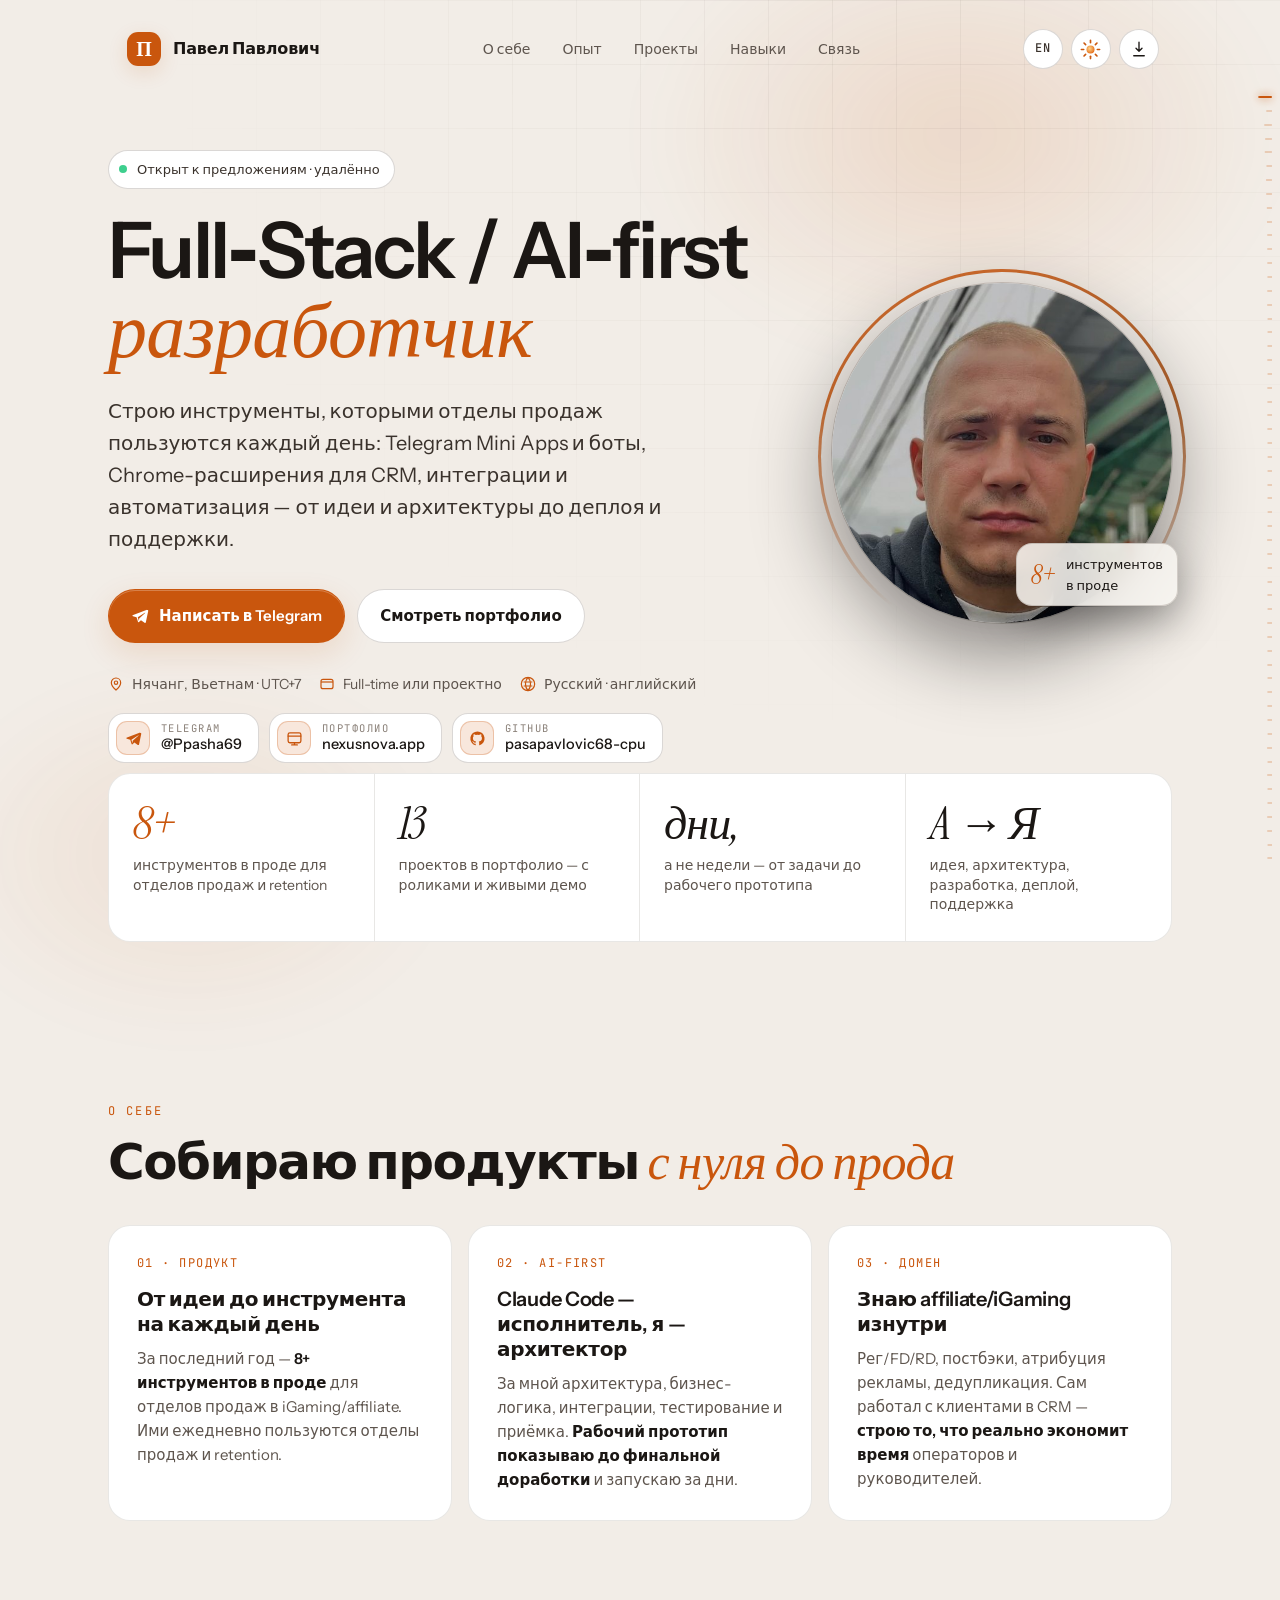
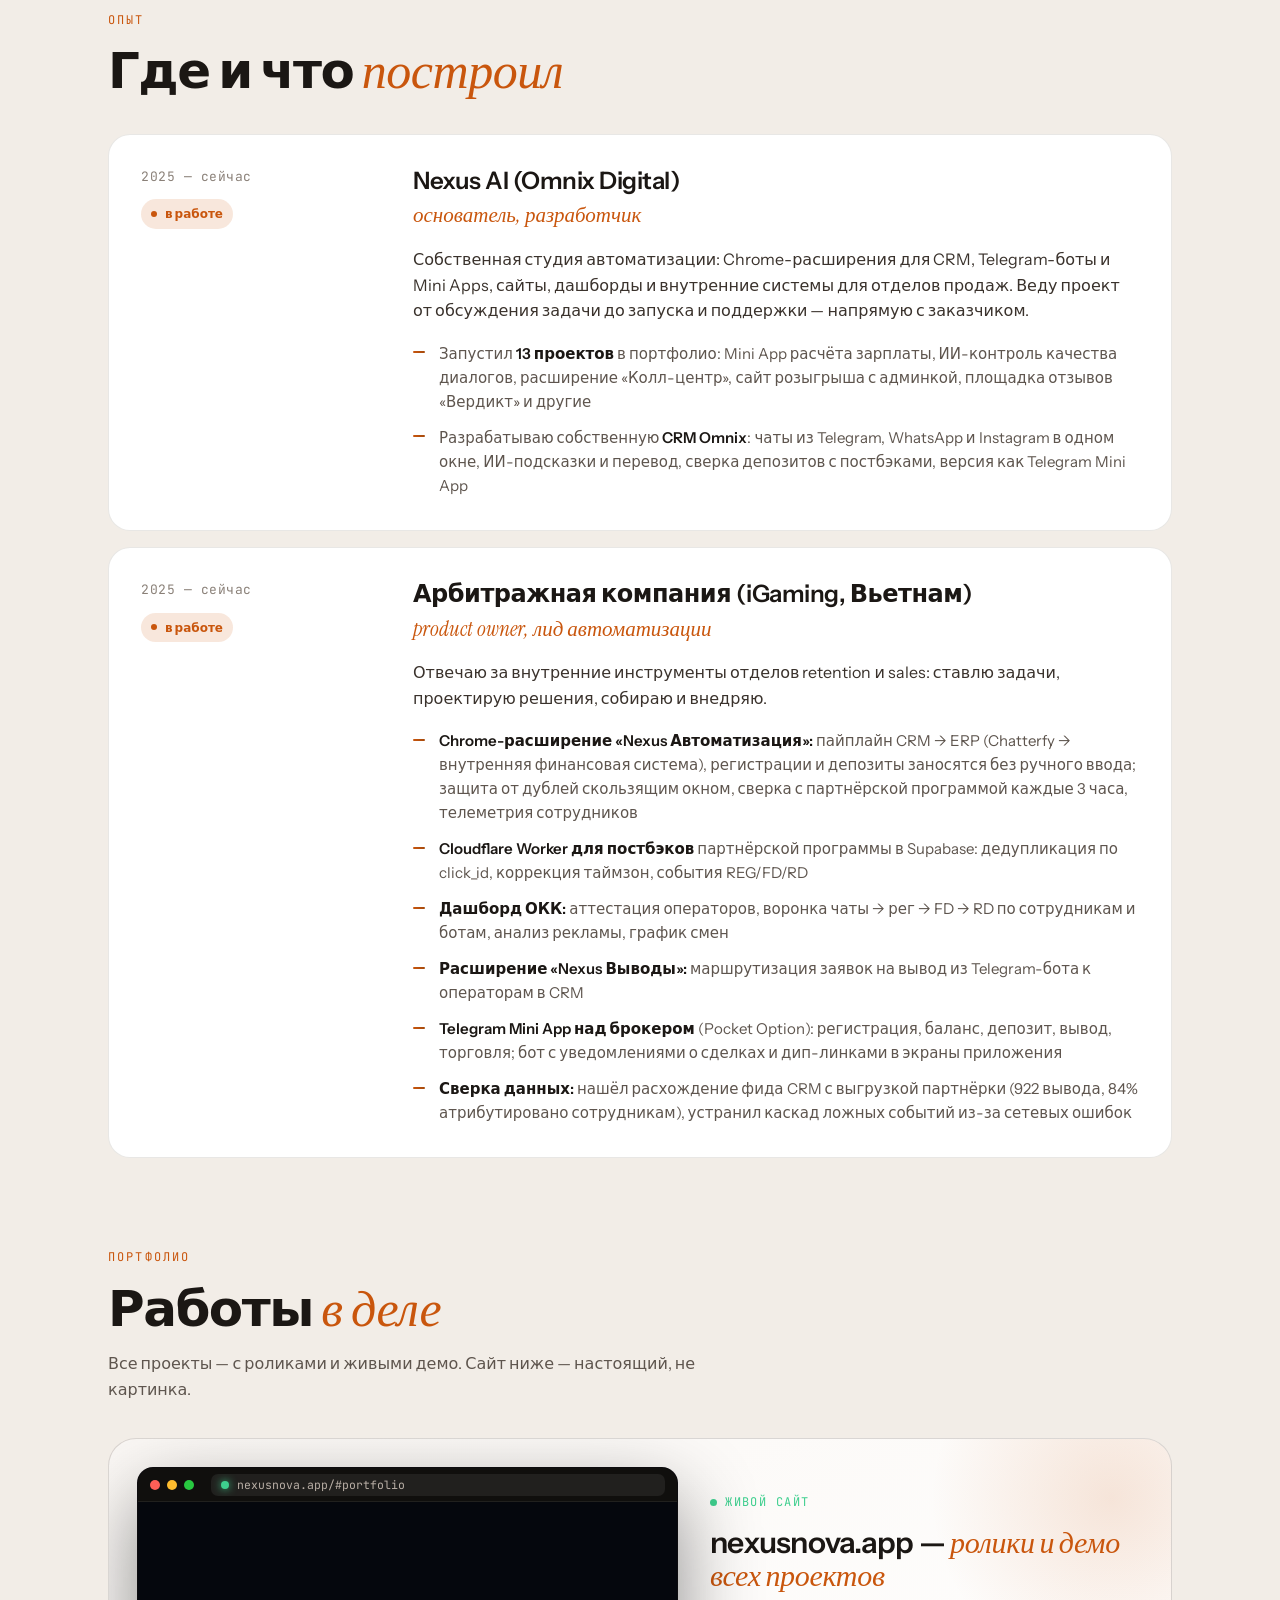
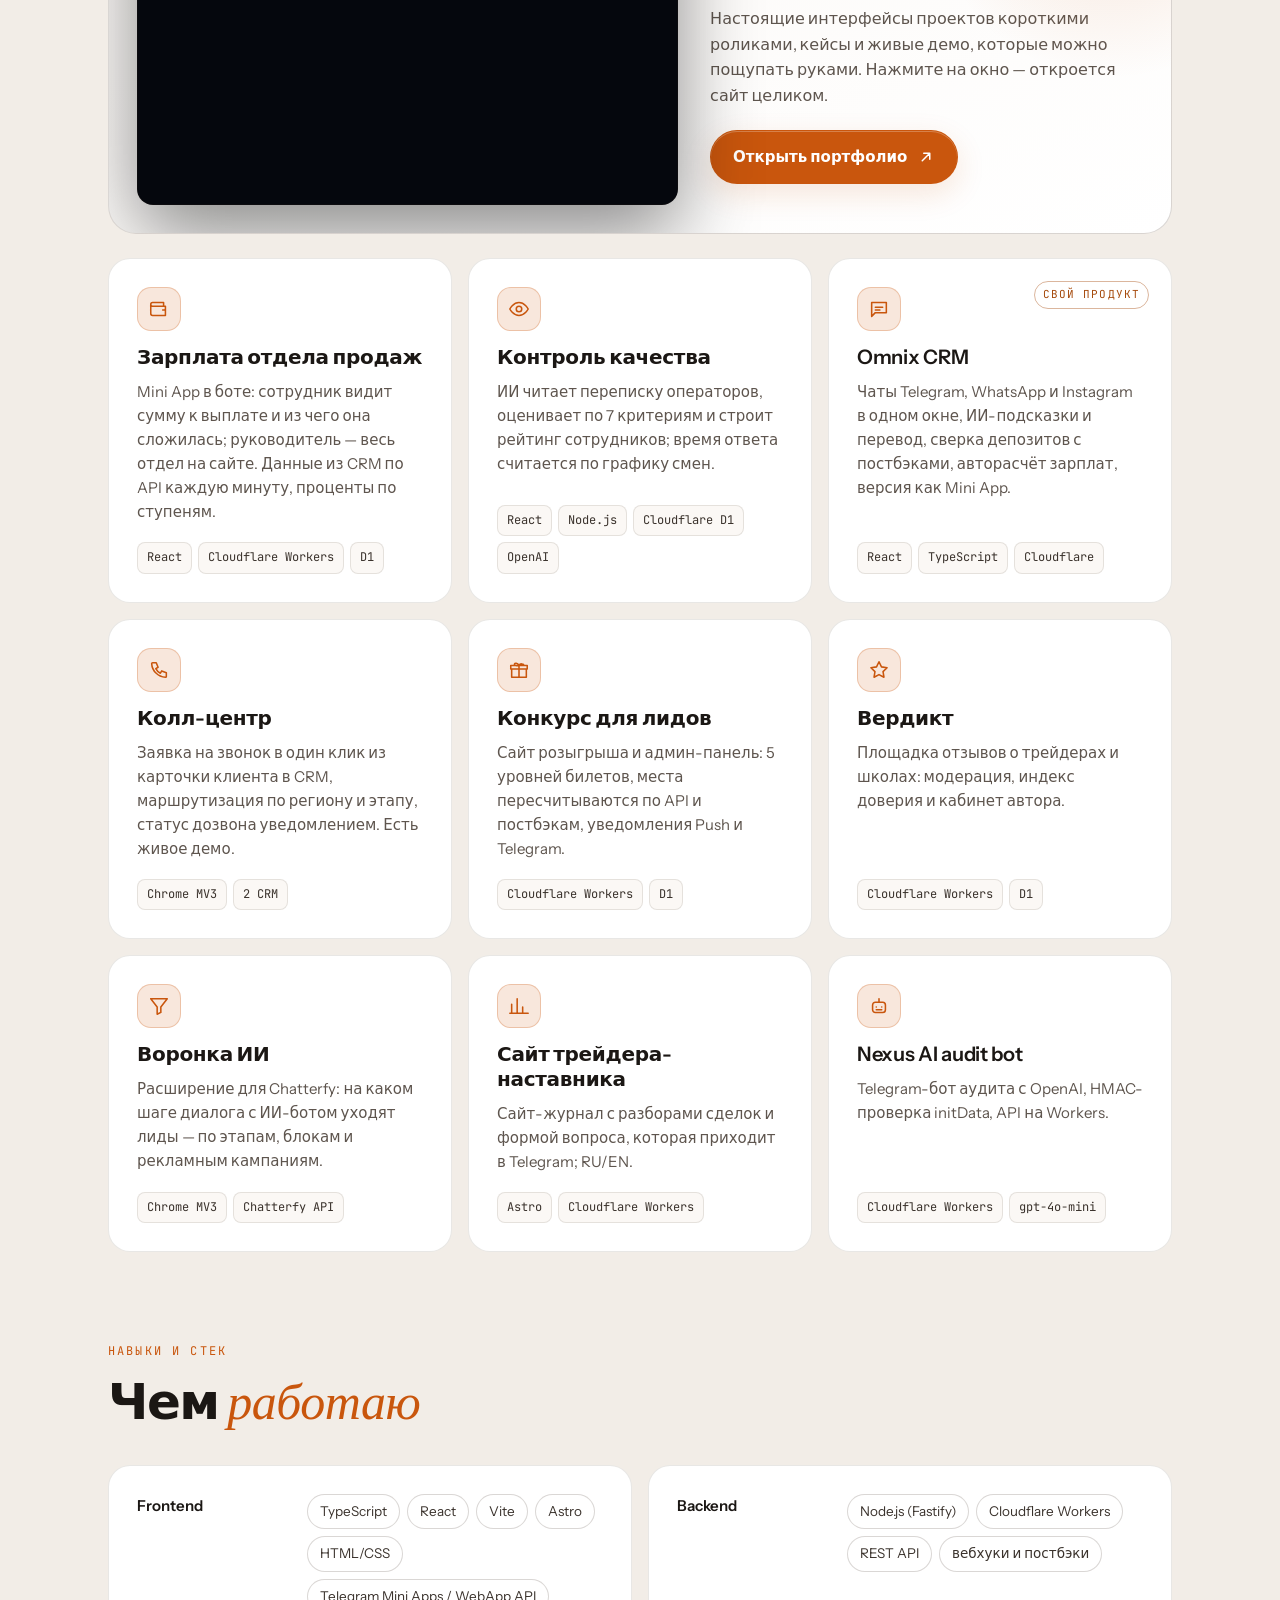
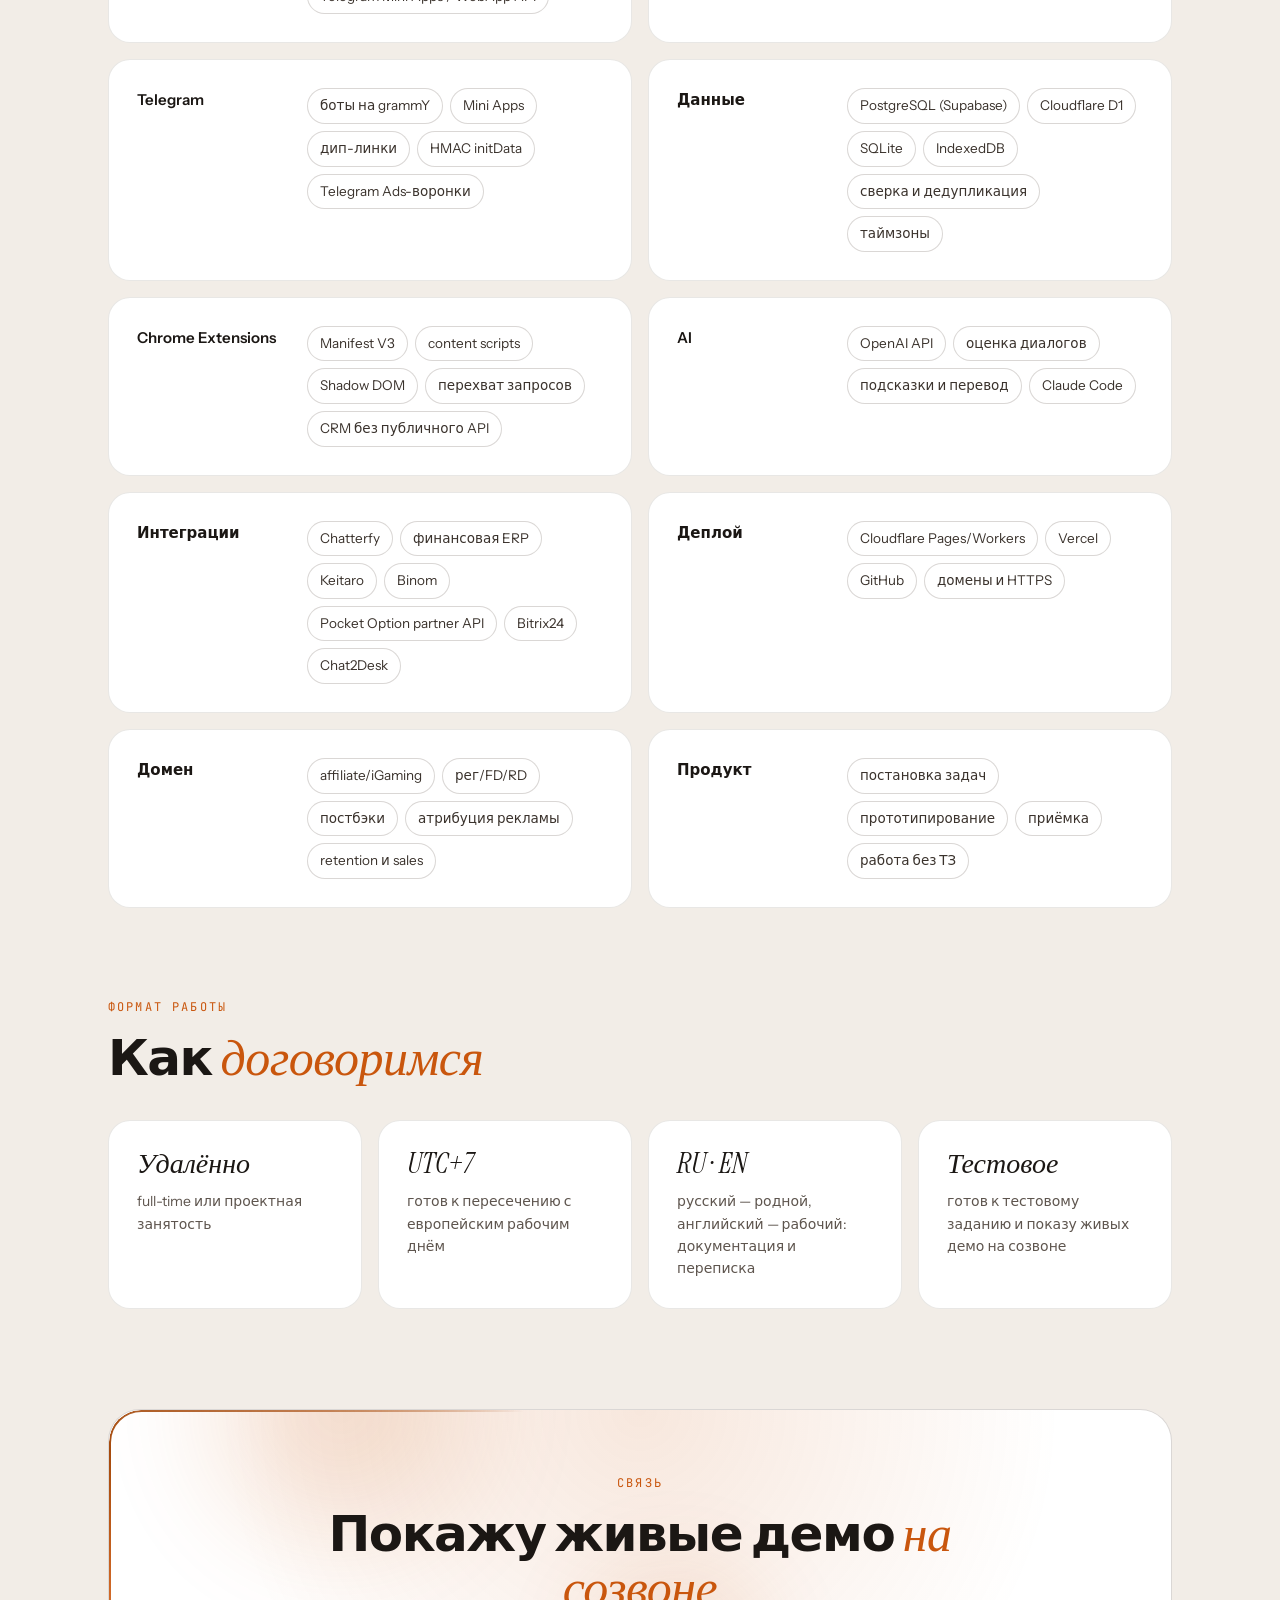
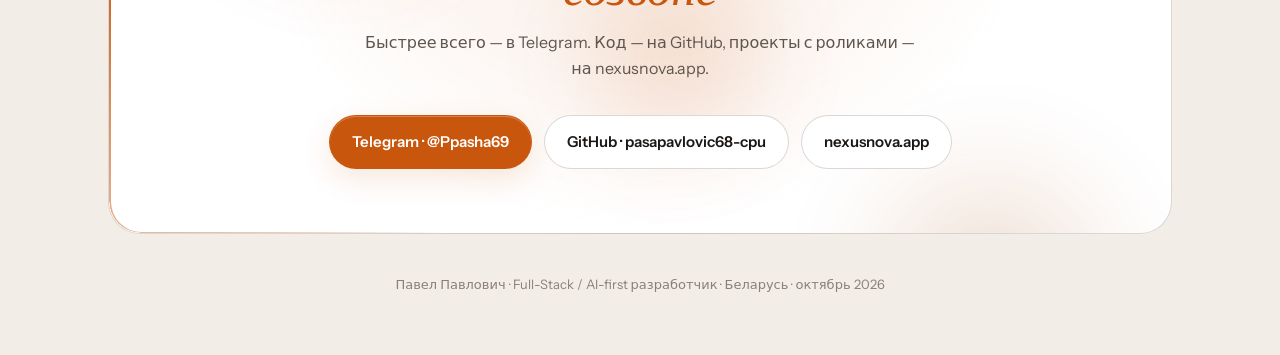
<file: cv/index.html>
<!doctype html>
<html lang="ru">
<head>
<meta charset="utf-8">
<meta name="viewport" content="width=device-width, initial-scale=1, viewport-fit=cover">
<title>Павел Павлович — Full-Stack / AI-first разработчик</title>
<meta name="description" content="Full-Stack / AI-first разработчик: Telegram Mini Apps и боты, Chrome-расширения для CRM, интеграции и автоматизация отделов продаж.">
<meta property="og:title" content="Павел Павлович — Full-Stack / AI-first разработчик">
<meta property="og:description" content="Telegram Mini Apps, Chrome-расширения для CRM, интеграции и автоматизация отделов продаж. 8+ инструментов в проде.">
<meta property="og:type" content="profile">
<meta property="og:url" content="https://nexusnova.app/cv/">
<meta property="og:site_name" content="nexusnova.app">
<meta property="og:locale" content="ru_RU">
<meta property="og:image" content="https://nexusnova.app/cv/og.jpg">
<meta property="og:image:secure_url" content="https://nexusnova.app/cv/og.jpg">
<meta property="og:image:type" content="image/jpeg">
<meta property="og:image:width" content="1200">
<meta property="og:image:height" content="630">
<meta property="og:image:alt" content="Павел Павлович — Full-Stack / AI-first разработчик">
<meta name="twitter:card" content="summary_large_image">
<meta name="twitter:image" content="https://nexusnova.app/cv/og.jpg">
<link rel="icon" type="image/svg+xml" href="/favicon.svg">
<link rel="canonical" href="https://nexusnova.app/cv/">
<link rel="alternate" hreflang="ru" href="https://nexusnova.app/cv/">
<link rel="alternate" hreflang="en" href="https://nexusnova.app/cv/en/">
<script>
/* до отрисовки: тема без вспышки; после обновления страница всегда открывается сверху */
(function(){var r=document.documentElement,t=null;try{t=localStorage.getItem('cv-theme')}catch(e){}
r.dataset.theme=t==='light'||t==='dark'?t:(matchMedia('(prefers-color-scheme: light)').matches?'light':'dark');
if('scrollRestoration' in history)history.scrollRestoration='manual';
if(location.hash)history.replaceState(null,'',location.pathname+location.search);})();
</script>
<link rel="preconnect" href="https://fonts.googleapis.com">
<link rel="preconnect" href="https://fonts.gstatic.com" crossorigin>
<link rel="stylesheet" href="https://fonts.googleapis.com/css2?family=Instrument+Sans:wght@400;500;600;700&family=Instrument+Serif:ital@0;1&family=JetBrains+Mono:wght@400;500&display=swap">
<style>
:root{
  --bg:#12100E;--bg2:#181512;--bg3:#1F1B17;
  --tx:#F4EFEA;--tx1:#E1D9D2;--tx2:#B9AFA6;--tx3:#857B73;
  --or:#E26612;--or2:#F2853A;--gold:#F6B46A;
  --ln:rgba(255,236,220,.09);--ln2:rgba(255,236,220,.16);--card:rgba(255,240,228,.035);--card2:rgba(255,240,228,.06);
  --glow:rgba(226,102,18,.22);
  --ff:'Instrument Sans',system-ui,-apple-system,'Segoe UI',sans-serif;
  --fs:'Instrument Serif',Georgia,serif;
  --fm:'JetBrains Mono',ui-monospace,monospace;
  --r:22px;
}
@media (prefers-color-scheme: light){
  :root:not([data-theme="dark"]){
    --bg:#F2EDE7;--bg2:#FAF7F3;--bg3:#EDE6DE;
    --tx:#1B1714;--tx1:#3A322C;--tx2:#5E554E;--tx3:#8A8078;
    --ln:rgba(52,36,24,.11);--ln2:rgba(52,36,24,.18);--card:#FFFFFF;--card2:#FBF8F5;
    --or:#C9560D;--or2:#C9560D;--gold:#A54A0C;--glow:rgba(201,86,13,.14);
  }
}
:root[data-theme="light"]{
  --bg:#F2EDE7;--bg2:#FAF7F3;--bg3:#EDE6DE;
  --tx:#1B1714;--tx1:#3A322C;--tx2:#5E554E;--tx3:#8A8078;
  --ln:rgba(52,36,24,.11);--ln2:rgba(52,36,24,.18);--card:#FFFFFF;--card2:#FBF8F5;
  --or:#C9560D;--or2:#C9560D;--gold:#A54A0C;--glow:rgba(201,86,13,.14);
}
:root[data-theme="dark"]{
  --bg:#12100E;--bg2:#181512;--bg3:#1F1B17;
  --tx:#F4EFEA;--tx1:#E1D9D2;--tx2:#B9AFA6;--tx3:#857B73;
  --ln:rgba(255,236,220,.09);--ln2:rgba(255,236,220,.16);--card:rgba(255,240,228,.035);--card2:rgba(255,240,228,.06);
  --or:#E26612;--or2:#F2853A;--gold:#F6B46A;--glow:rgba(226,102,18,.22);
}
*{box-sizing:border-box}
html{scroll-behavior:smooth;-webkit-text-size-adjust:100%}
body{margin:0;background:var(--bg);color:var(--tx);font-family:var(--ff);font-size:16px;line-height:1.6;-webkit-font-smoothing:antialiased;overflow-x:hidden;transition:background .5s,color .5s}
a{color:inherit;text-decoration:none}
::selection{background:var(--or);color:#fff}
.serif{font-family:var(--fs);font-style:italic;font-weight:400;letter-spacing:-.01em}
.wrap{max-width:1120px;margin:0 auto;padding:0 28px}

/* фоновое свечение и сетка */
.aura{position:fixed;inset:-20vh -10vw auto auto;width:70vw;height:70vh;background:radial-gradient(closest-side,var(--glow),transparent 70%);filter:blur(30px);pointer-events:none;z-index:0;animation:drift 18s ease-in-out infinite alternate}
.aura.b{inset:auto auto -25vh -15vw;width:60vw;height:60vh;opacity:.6;animation-duration:24s}
@keyframes drift{to{transform:translate3d(-6vw,6vh,0) scale(1.08)}}
.grid{position:fixed;inset:0;pointer-events:none;z-index:0;background-image:linear-gradient(var(--ln) 1px,transparent 1px),linear-gradient(90deg,var(--ln) 1px,transparent 1px);background-size:64px 64px;mask-image:radial-gradient(ellipse at 70% 0%,#000 0%,transparent 60%);opacity:.5}
main,header,footer{position:relative;z-index:1}

/* шапка: крупная и прозрачная, при прокрутке — стеклянная плашка */
.top{position:fixed;top:0;left:0;right:0;z-index:20;padding:18px 0;transition:padding .45s cubic-bezier(.2,.8,.2,1)}
.top .bar{display:flex;align-items:center;justify-content:space-between;gap:16px;padding:10px 12px 10px 18px;border-radius:999px;border:1px solid transparent;transition:background .45s,border-color .45s,backdrop-filter .45s,box-shadow .45s}
.top.s{padding:10px 0}
.top.s .bar{background:color-mix(in srgb,var(--bg) 72%,transparent);border-color:var(--ln);backdrop-filter:blur(18px) saturate(140%);-webkit-backdrop-filter:blur(18px) saturate(140%);box-shadow:0 10px 40px rgba(0,0,0,.25)}
.mark{display:flex;align-items:center;gap:12px;font-weight:600;letter-spacing:-.01em}
.mark i{display:grid;place-items:center;width:34px;height:34px;border-radius:11px;background:linear-gradient(145deg,var(--or2),var(--or));color:#fff;font-style:normal;font-family:var(--fs);font-size:20px;box-shadow:0 6px 20px var(--glow)}
.nav{display:flex;gap:4px}
.nav a{padding:8px 14px;border-radius:999px;font-size:14px;color:var(--tx2);transition:color .25s,background .25s}
.nav a:hover{color:var(--tx);background:var(--card2)}
.tools{display:flex;gap:8px}
.icon-btn{display:grid;place-items:center;width:40px;height:40px;border-radius:999px;border:1px solid var(--ln2);background:var(--card);color:var(--tx);cursor:pointer;transition:transform .25s,background .25s}
.icon-btn:hover{transform:translateY(-1px);background:var(--card2)}
.icon-btn svg{width:18px;height:18px}

/* кнопки */
.btn{display:inline-flex;align-items:center;gap:10px;padding:14px 22px;border-radius:999px;font-weight:600;font-size:15px;border:1px solid var(--ln2);background:var(--card);color:var(--tx);cursor:pointer;transition:transform .3s cubic-bezier(.34,1.56,.64,1),box-shadow .3s,background .3s}
.btn:hover{transform:translateY(-2px)}
.btn.pri{background:linear-gradient(135deg,var(--or2),var(--or));border-color:transparent;color:#fff;box-shadow:0 10px 30px var(--glow),inset 0 1px 0 rgba(255,255,255,.25)}
.btn.pri:hover{box-shadow:0 16px 44px var(--glow),inset 0 1px 0 rgba(255,255,255,.3)}
.btn svg{width:18px;height:18px}

/* первый экран */
.hero{padding:150px 0 70px}
.hero-in{display:grid;grid-template-columns:1fr 340px;gap:56px;align-items:center}
.pill{display:inline-flex;align-items:center;gap:10px;padding:8px 14px 8px 10px;border-radius:999px;border:1px solid var(--ln2);background:var(--card);font-size:13px;color:var(--tx1)}
.pill .dot{width:8px;height:8px;border-radius:50%;background:#3ECF8E;box-shadow:0 0 0 0 rgba(62,207,142,.6);animation:ping 2.2s infinite}
@keyframes ping{70%{box-shadow:0 0 0 9px rgba(62,207,142,0)}100%{box-shadow:0 0 0 0 rgba(62,207,142,0)}}
h1{font-size:clamp(42px,6.4vw,78px);line-height:1.02;letter-spacing:-.035em;margin:22px 0 0;font-weight:600}
h1 .serif{color:var(--or2)}
.lead{font-size:clamp(17px,1.6vw,20px);color:var(--tx1);max-width:620px;margin:24px 0 0}
.cta{display:flex;flex-wrap:wrap;gap:12px;margin-top:34px}
.facts{display:flex;flex-wrap:wrap;gap:8px 18px;margin-top:30px;color:var(--tx2);font-size:14px}
.facts span{display:inline-flex;align-items:center;gap:8px}
.facts svg{width:16px;height:16px;color:var(--or2)}

.photo{position:relative;justify-self:end;width:100%;max-width:340px;aspect-ratio:1}
.photo .ring{position:absolute;inset:-14px;border-radius:50%;background:conic-gradient(from 0deg,var(--or),var(--gold),transparent 40%,transparent 60%,var(--or2),var(--or));animation:spin 9s linear infinite;filter:blur(.3px);opacity:.85}
.photo .ring::after{content:"";position:absolute;inset:3px;border-radius:50%;background:var(--bg)}
@keyframes spin{to{transform:rotate(360deg)}}
.photo img{position:relative;width:100%;height:100%;object-fit:cover;border-radius:50%;box-shadow:0 30px 80px rgba(0,0,0,.45),0 0 0 1px var(--ln2)}
.photo .badge{position:absolute;right:-6px;bottom:24px;display:flex;align-items:center;gap:10px;padding:10px 14px;border-radius:16px;background:color-mix(in srgb,var(--bg2) 86%,transparent);border:1px solid var(--ln2);backdrop-filter:blur(12px);-webkit-backdrop-filter:blur(12px);font-size:13px;box-shadow:0 14px 40px rgba(0,0,0,.35)}
.photo .badge b{font-family:var(--fs);font-style:italic;font-weight:400;font-size:26px;color:var(--or2);line-height:1}

/* полоса цифр */
.stats{display:grid;grid-template-columns:repeat(4,1fr);border:1px solid var(--ln);border-radius:var(--r);background:var(--card);overflow:hidden;margin-top:10px}
.stat{padding:26px 24px;border-right:1px solid var(--ln)}
.stat:last-child{border-right:0}
.stat b{display:block;font-family:var(--fs);font-style:italic;font-weight:400;font-size:46px;line-height:1;color:var(--tx);letter-spacing:-.02em}
.stat b em{color:var(--or2);font-style:inherit}
.stat span{display:block;margin-top:10px;color:var(--tx2);font-size:14px;line-height:1.4}

/* секции */
section{padding:90px 0 0}
.kicker{font-family:var(--fm);font-size:12px;letter-spacing:.18em;text-transform:uppercase;color:var(--or2)}
h2{font-size:clamp(32px,4vw,50px);line-height:1.05;letter-spacing:-.03em;margin:14px 0 0;font-weight:600}
h2 .serif{color:var(--or2)}
.sub{color:var(--tx2);max-width:640px;margin:16px 0 0}

/* о себе */
.about{display:grid;grid-template-columns:repeat(3,1fr);gap:16px;margin-top:36px}
.card{position:relative;padding:28px;border-radius:var(--r);border:1px solid var(--ln);background:var(--card);transition:border-color .35s,transform .35s cubic-bezier(.2,.8,.2,1),background .35s;overflow:hidden}
.card::before{content:"";position:absolute;inset:0;background:radial-gradient(420px circle at var(--mx,50%) var(--my,0%),var(--glow),transparent 45%);opacity:0;transition:opacity .35s;pointer-events:none}
.card:hover{border-color:var(--ln2);transform:translateY(-3px)}
.card:hover::before{opacity:1}
.card .n{font-family:var(--fm);font-size:12px;color:var(--or2);letter-spacing:.12em}
.card h3{font-size:20px;letter-spacing:-.015em;margin:14px 0 10px;font-weight:600;line-height:1.25}
.card p{margin:0;color:var(--tx2);font-size:15px}
.card p b{color:var(--tx);font-weight:600}

/* опыт: линия времени */
.timeline{margin-top:36px;display:grid;gap:16px}
.job{display:grid;grid-template-columns:240px 1fr;gap:32px;padding:32px;border-radius:var(--r);border:1px solid var(--ln);background:var(--card)}
.job .when{font-family:var(--fm);font-size:13px;color:var(--tx3);letter-spacing:.04em}
.job .now{display:inline-flex;align-items:center;gap:8px;margin-top:12px;padding:5px 10px;border-radius:999px;background:color-mix(in srgb,var(--or) 14%,transparent);color:var(--or2);font-size:12px;font-weight:600}
.job .now::before{content:"";width:6px;height:6px;border-radius:50%;background:currentColor}
.job h3{font-size:24px;margin:0;letter-spacing:-.02em;font-weight:600;line-height:1.2}
.job .role{color:var(--or2);font-family:var(--fs);font-style:italic;font-size:21px;margin-top:4px}
.job p{color:var(--tx1);margin:14px 0 0}
.job ul{list-style:none;margin:18px 0 0;padding:0;display:grid;gap:12px}
.job li{position:relative;padding-left:26px;color:var(--tx2);font-size:15px}
.job li::before{content:"";position:absolute;left:0;top:.62em;width:12px;height:2px;border-radius:2px;background:linear-gradient(90deg,var(--or),var(--gold))}
.job li b{color:var(--tx);font-weight:600}

/* портфолио: живое окно сайта */
.live{display:grid;grid-template-columns:1.25fr 1fr;gap:32px;align-items:center;margin-top:36px;padding:28px;border-radius:calc(var(--r) + 6px);border:1px solid var(--ln2);background:linear-gradient(160deg,var(--card2),var(--card));position:relative;overflow:hidden}
.live::after{content:"";position:absolute;right:-120px;top:-120px;width:360px;height:360px;border-radius:50%;background:radial-gradient(closest-side,var(--glow),transparent);pointer-events:none}
.browser{position:relative;border-radius:16px;overflow:hidden;border:1px solid var(--ln2);background:#05070d;box-shadow:0 30px 80px rgba(0,0,0,.45);aspect-ratio:16/10;display:block}
.browser .chrome{position:absolute;inset:0 0 auto 0;height:34px;display:flex;align-items:center;gap:7px;padding:0 12px;background:rgba(18,16,14,.92);border-bottom:1px solid rgba(255,255,255,.07);z-index:2}
.browser .chrome i{width:10px;height:10px;border-radius:50%;background:#FF5F57}
.browser .chrome i:nth-child(2){background:#FEBC2E}.browser .chrome i:nth-child(3){background:#28C840}
.browser .chrome span{margin-left:10px;flex:1;height:22px;border-radius:7px;background:rgba(255,255,255,.07);color:#B9AFA6;font-size:11.5px;display:flex;align-items:center;padding:0 10px;font-family:var(--fm);overflow:hidden;white-space:nowrap}
.browser .chrome span::before{content:"";width:8px;height:8px;border-radius:50%;background:#3ECF8E;margin-right:8px;flex:none;box-shadow:0 0 8px #3ECF8E}
.browser .view{position:absolute;inset:34px 0 0 0;overflow:hidden}
.browser iframe{position:absolute;top:0;left:0;width:1280px;height:800px;border:0;transform-origin:0 0;pointer-events:none;background:#05070d}
.browser img{position:absolute;inset:0;width:100%;height:100%;object-fit:cover;object-position:top}
.browser .shot{z-index:0}
.browser iframe{z-index:1;opacity:0;transition:opacity .6s}
.browser.ok iframe{opacity:1}
.browser .open{position:absolute;inset:34px 0 0 0;z-index:3;display:grid;place-items:center;background:rgba(10,8,6,0);transition:background .35s}
.browser .open em{opacity:0;transform:translateY(8px);transition:opacity .35s,transform .35s;padding:10px 16px;border-radius:999px;background:linear-gradient(135deg,var(--or2),var(--or));color:#fff;font-style:normal;font-weight:600;font-size:14px;box-shadow:0 10px 30px var(--glow)}
.browser:hover .open{background:rgba(10,8,6,.35)}
.browser:hover .open em{opacity:1;transform:none}
.live h3{font-size:30px;letter-spacing:-.025em;margin:12px 0 0;line-height:1.1;font-weight:600}
.live h3 .serif{color:var(--or2)}
.live p{color:var(--tx2);margin:14px 0 22px}
.live .tag{display:inline-flex;align-items:center;gap:8px;font-size:12px;font-family:var(--fm);letter-spacing:.12em;text-transform:uppercase;color:#3ECF8E}
.live .tag::before{content:"";width:7px;height:7px;border-radius:50%;background:#3ECF8E;animation:ping 2.2s infinite}

/* проекты */
.projects{display:grid;grid-template-columns:repeat(3,1fr);gap:16px;margin-top:24px}
.proj{display:flex;flex-direction:column}
.proj .ico{width:44px;height:44px;border-radius:14px;display:grid;place-items:center;background:color-mix(in srgb,var(--or) 14%,transparent);color:var(--or2);border:1px solid color-mix(in srgb,var(--or) 26%,transparent)}
.proj .ico svg{width:22px;height:22px}
.proj .own{position:absolute;top:22px;right:22px;font-size:11px;font-family:var(--fm);letter-spacing:.1em;text-transform:uppercase;color:var(--gold);border:1px solid color-mix(in srgb,var(--gold) 40%,transparent);padding:4px 8px;border-radius:999px}
.proj p{flex:1}
.stack{display:flex;flex-wrap:wrap;gap:6px;margin-top:18px}
.stack span{font-size:12px;font-family:var(--fm);color:var(--tx1);padding:5px 9px;border-radius:8px;background:var(--card2);border:1px solid var(--ln)}

/* навыки */
.skills{display:grid;grid-template-columns:repeat(2,1fr);gap:16px;margin-top:36px}
.skill{display:grid;grid-template-columns:150px 1fr;gap:20px;align-items:start}
.skill h4{margin:0;font-size:15px;font-weight:600;color:var(--tx)}
.chips{display:flex;flex-wrap:wrap;gap:7px}
.chips span{font-size:13.5px;padding:6px 12px;border-radius:999px;border:1px solid var(--ln2);background:var(--card);color:var(--tx1);transition:border-color .25s,color .25s}
.chips span:hover{border-color:var(--or2);color:var(--tx)}

/* формат работы */
.format{display:grid;grid-template-columns:repeat(4,1fr);gap:16px;margin-top:36px}
.format .card b{display:block;font-family:var(--fs);font-style:italic;font-weight:400;font-size:28px;line-height:1.1;color:var(--tx)}
.format .card span{display:block;color:var(--tx2);font-size:14px;margin-top:10px}

/* финал */
.final{margin:100px 0 0;padding:64px 48px;border-radius:32px;text-align:center;border:1px solid var(--ln2);background:radial-gradient(600px circle at 50% 0%,var(--glow),transparent 70%),var(--card);position:relative;overflow:hidden}
.final h2{max-width:760px;margin:14px auto 0}
.final p{color:var(--tx2);max-width:560px;margin:16px auto 0}
.final .cta{justify-content:center}
footer{padding:40px 0 60px;color:var(--tx3);font-size:13px;text-align:center}

/* появление при прокрутке */
.rv{opacity:0;transform:translateY(26px);transition:opacity .9s cubic-bezier(.2,.8,.2,1),transform .9s cubic-bezier(.2,.8,.2,1)}
.rv.in{opacity:1;transform:none}
.rv.d1{transition-delay:.08s}.rv.d2{transition-delay:.16s}.rv.d3{transition-delay:.24s}
@media (prefers-reduced-motion: reduce){
  *,*::before,*::after{animation:none!important;transition:none!important}
  .rv{opacity:1;transform:none}
}

/* телефон и планшет */
@media (max-width:960px){
  .nav{display:none}
  .hero-in{grid-template-columns:1fr;gap:40px}
  .photo{justify-self:start;max-width:240px;order:-1}
  .stats{grid-template-columns:repeat(2,1fr)}
  .stat:nth-child(2){border-right:0}
  .stat:nth-child(-n+2){border-bottom:1px solid var(--ln)}
  .about,.projects{grid-template-columns:1fr 1fr}
  .job{grid-template-columns:1fr;gap:16px}
  .live{grid-template-columns:1fr}
  .skills{grid-template-columns:1fr}
  .format{grid-template-columns:1fr 1fr}
}
@media (max-width:620px){
  .wrap{padding:0 16px}
  .hero{padding:120px 0 50px}
  .about,.projects,.format{grid-template-columns:1fr}
  .skill{grid-template-columns:1fr;gap:10px}
  .card,.job{padding:22px}
  .live{padding:18px}
  .final{padding:44px 20px;border-radius:24px}
  .stat{padding:20px 18px}.stat b{font-size:38px}
  .btn{padding:13px 18px}
  .photo .badge{right:-10px}
}

.print-only,.facts span.print-only{display:none}

/* контакты на первом экране */
.contacts{display:flex;flex-wrap:wrap;gap:10px;margin-top:18px}
.contacts a{display:inline-flex;align-items:center;gap:11px;padding:7px 16px 7px 7px;border-radius:16px;border:1px solid var(--ln2);background:var(--card);transition:border-color .3s,transform .3s cubic-bezier(.2,.8,.2,1),background .3s}
.contacts a:hover{border-color:color-mix(in srgb,var(--or) 55%,transparent);background:var(--card2);transform:translateY(-2px)}
.contacts .ci{display:grid;place-items:center;width:34px;height:34px;border-radius:11px;background:color-mix(in srgb,var(--or) 14%,transparent);border:1px solid color-mix(in srgb,var(--or) 26%,transparent);color:var(--or2);flex:none}
.contacts .ci svg{width:17px;height:17px}
.contacts small{display:block;font-family:var(--fm);font-size:10.5px;letter-spacing:.14em;text-transform:uppercase;color:var(--tx3);line-height:1.25}
.contacts b{display:block;font-weight:500;font-size:14.5px;color:var(--tx);line-height:1.3}

/* меню: подсвечивается раздел, в котором вы сейчас */
.nav{position:relative}
.nav a{position:relative;z-index:1}
.nav a.on{color:var(--tx)}
.nav .ind{position:absolute;top:0;left:0;height:100%;width:0;border-radius:999px;pointer-events:none;opacity:0;
  background:color-mix(in srgb,var(--or) 15%,transparent);border:1px solid color-mix(in srgb,var(--or) 34%,transparent);
  box-shadow:0 0 18px color-mix(in srgb,var(--or) 18%,transparent);
  transition:transform .5s cubic-bezier(.2,.8,.2,1),width .5s cubic-bezier(.2,.8,.2,1),opacity .35s}
.nav .ind.show{opacity:1}
section[id],#contact{scroll-margin-top:96px}

/* кнопка темы: луна со звёздами / живое солнце; при наведении мягко показывает то, что включится */
.theme-btn{position:relative;overflow:hidden}
.theme-btn svg{position:absolute;inset:0;margin:auto;width:21px;height:21px;overflow:visible;
  transition:transform .7s cubic-bezier(.34,1.4,.64,1),opacity .45s ease}
.ic-moon .moon{fill:#F3DDB0}
.ic-moon .star{fill:#fff;transform-box:fill-box;transform-origin:center;animation:twinkle 2.6s ease-in-out infinite}
.ic-moon .s2{animation-delay:.9s}.ic-moon .s3{animation-delay:1.7s}
@keyframes twinkle{0%,100%{opacity:.2;transform:scale(.5)}50%{opacity:1;transform:scale(1)}}
.ic-sun .core{fill:url(#sunG);transform-box:fill-box;transform-origin:center;animation:sunPulse 3.2s ease-in-out infinite}
.ic-sun .rays{transform-origin:12px 12px;animation:sunSpin 14s linear infinite}
.ic-sun .rays line{stroke:var(--or2);stroke-width:1.9;stroke-linecap:round}
.ic-sun .rays line:nth-child(odd){animation:rayLen 2.4s ease-in-out infinite;transform-box:fill-box;transform-origin:center}
@keyframes sunSpin{to{transform:rotate(360deg)}}
@keyframes sunPulse{50%{transform:scale(1.1)}}
@keyframes rayLen{50%{transform:scale(.55)}}
/* показываем текущую тему, вторую иконку прячем */
.ic-sun{opacity:0;transform:rotate(-120deg) scale(.3)}
.ic-moon{opacity:1;transform:none}
:root[data-theme="light"] .ic-moon{opacity:0;transform:rotate(120deg) scale(.3)}
:root[data-theme="light"] .ic-sun{opacity:1;transform:none}
@media (hover:hover){
  .theme-btn:hover .ic-moon{opacity:0;transform:rotate(120deg) scale(.3)}
  .theme-btn:hover .ic-sun{opacity:1;transform:none}
  :root[data-theme="light"] .theme-btn:hover .ic-sun{opacity:0;transform:rotate(-120deg) scale(.3)}
  :root[data-theme="light"] .theme-btn:hover .ic-moon{opacity:1;transform:none}
  /* сразу после клика не показываем «обратную» подсказку, пока курсор не уйдёт */
  .theme-btn.just .ic-moon,.theme-btn.just .ic-sun{transition:none}
}
:root[data-theme="dark"] .theme-btn.just .ic-moon{opacity:1;transform:none}
:root[data-theme="dark"] .theme-btn.just .ic-sun{opacity:0;transform:rotate(-120deg) scale(.3)}
:root[data-theme="light"] .theme-btn.just .ic-sun{opacity:1;transform:none}
:root[data-theme="light"] .theme-btn.just .ic-moon{opacity:0;transform:rotate(120deg) scale(.3)}

/* смена темы: новая тема расходится кругом от кнопки, по краю — светящаяся волна */
::view-transition-old(root),::view-transition-new(root){animation:none;mix-blend-mode:normal}
::view-transition-new(root){z-index:2}
:root.vt *,:root.vt *::before,:root.vt *::after{transition:none!important}
.theme-wave{position:fixed;z-index:200;border-radius:50%;pointer-events:none;transform:scale(0);
  box-shadow:inset 0 0 0 1.5px color-mix(in srgb,var(--or2) 80%,transparent),inset 0 0 70px 14px color-mix(in srgb,var(--or) 30%,transparent)}

/* переключатель языка */
.lang{font-family:var(--fm);font-size:12px;font-weight:500;letter-spacing:.06em;color:var(--tx1)}
.lang:hover{color:var(--or2)}

/* стрелка «наверх»: появляется после первого экрана, кольцо показывает, сколько прочитано */
.to-top{position:fixed;z-index:31;right:44px;bottom:28px;width:50px;height:50px;border-radius:50%;display:grid;place-items:center;cursor:pointer;
  border:1px solid var(--ln2);background:color-mix(in srgb,var(--bg2) 82%,transparent);color:var(--tx);
  backdrop-filter:blur(14px);-webkit-backdrop-filter:blur(14px);box-shadow:0 12px 34px rgba(0,0,0,.28);
  opacity:0;transform:translateY(16px) scale(.85);pointer-events:none;
  transition:opacity .4s,transform .5s cubic-bezier(.34,1.4,.64,1),border-color .3s,background .3s}
.to-top.show{opacity:1;transform:none;pointer-events:auto}
.to-top:hover{border-color:color-mix(in srgb,var(--or) 55%,transparent)}
.to-top>svg.arr{width:18px;height:18px;transition:transform .35s cubic-bezier(.34,1.4,.64,1)}
.to-top:hover>svg.arr{transform:translateY(-3px)}
.to-top .prog{position:absolute;inset:-1px;width:calc(100% + 2px);height:calc(100% + 2px);transform:rotate(-90deg);pointer-events:none}
.to-top .prog circle{fill:none;stroke:var(--or2);stroke-width:2;stroke-linecap:round;stroke-dasharray:150.8;stroke-dashoffset:150.8;filter:drop-shadow(0 0 4px var(--glow))}
@media (max-width:720px){.to-top{right:24px;bottom:20px;width:46px;height:46px}}

/* живой фон блока «Связь»: плывущие пятна света, бегущий блик по рамке, искры */
.final>*:not(.final-fx){position:relative;z-index:1}
.final-fx{position:absolute;inset:0;z-index:0;pointer-events:none;overflow:hidden;border-radius:inherit}
.final-fx i{position:absolute;border-radius:50%;filter:blur(46px);opacity:.5;will-change:transform}
.final-fx .o1{width:380px;height:380px;left:4%;top:-45%;background:radial-gradient(closest-side,var(--or),transparent);animation:orb1 16s ease-in-out infinite alternate}
.final-fx .o2{width:320px;height:320px;right:2%;bottom:-50%;background:radial-gradient(closest-side,var(--gold),transparent);opacity:.38;animation:orb2 19s ease-in-out infinite alternate}
.final-fx .o3{width:240px;height:240px;left:42%;top:30%;background:radial-gradient(closest-side,var(--or2),transparent);opacity:.28;animation:orb3 13s ease-in-out infinite alternate}
@keyframes orb1{to{transform:translate(55%,40%) scale(1.15)}}
@keyframes orb2{to{transform:translate(-70%,-35%) scale(1.2)}}
@keyframes orb3{0%{transform:translate(-80%,-20%)}100%{transform:translate(90%,25%) scale(1.3)}}
@property --sw{syntax:'<angle>';inherits:false;initial-value:0deg}
.final-fx b{position:absolute;inset:0;border-radius:inherit;padding:1.5px;
  background:conic-gradient(from var(--sw),transparent 0 62%,color-mix(in srgb,var(--or2) 90%,transparent) 76%,var(--gold) 80%,transparent 92%);
  -webkit-mask:linear-gradient(#000 0 0) content-box,linear-gradient(#000 0 0);-webkit-mask-composite:xor;mask-composite:exclude;
  animation:sweep 7s linear infinite}
@keyframes sweep{to{--sw:360deg}}
.final-fx s{position:absolute;bottom:-10px;left:var(--x);width:3px;height:3px;border-radius:50%;background:var(--gold);box-shadow:0 0 8px var(--or2);opacity:0;
  animation:spark var(--t) linear var(--d) infinite}
@keyframes spark{0%{transform:translateY(0) scale(.6);opacity:0}15%{opacity:.9}80%{opacity:.5}100%{transform:translateY(-340px) translateX(var(--dx)) scale(1);opacity:0}}
:root[data-theme="light"] .final-fx i{opacity:.22}
:root[data-theme="light"] .final-fx s{background:var(--or)}

/* скроллбар-эквалайзер — как на nexusnova.app */
html{scrollbar-width:none}
html::-webkit-scrollbar{display:none}
.eq-scroll{position:fixed;z-index:30;right:0;top:96px;bottom:40px;width:26px;display:flex;flex-direction:column;justify-content:space-between;align-items:flex-end;
  padding-right:8px;cursor:pointer;touch-action:none;-webkit-tap-highlight-color:transparent}
.eq-scroll i{display:block;width:14px;height:2px;border-radius:2px;background:var(--or2);transform-origin:100% 50%;transform:scaleX(.3);opacity:.22;will-change:transform;transition:opacity .25s}
.eq-scroll i.on{opacity:.7}
.eq-scroll i.head{opacity:1;box-shadow:0 0 8px var(--or2)}
@media (hover:hover){.eq-scroll:hover i{opacity:.45}.eq-scroll:hover i.on{opacity:.9}.eq-scroll:hover i.head{opacity:1}}
@media (max-width:720px){.eq-scroll{top:84px;bottom:24px;width:16px;padding-right:4px}.eq-scroll i{width:10px;height:1.5px}}
@media (hover:none){.eq-scroll{pointer-events:none}}
@media (max-width:620px){.contacts a{flex:1 1 100%}}
.mark span{white-space:nowrap}
@media (max-width:420px){
  .top .bar{padding:8px 8px 8px 12px;gap:10px}
  .mark{gap:10px;font-size:15px}.mark i{width:32px;height:32px;font-size:19px;border-radius:10px}
  .tools{gap:6px}.icon-btn{width:36px;height:36px}.theme-btn svg{width:19px;height:19px}.lang{font-size:11px}
}
/* печать / PDF: без анимаций, живое окно заменяется снимком */
@media print{
  @page{size:A4;margin:12mm}
  :root,:root[data-theme="dark"],:root[data-theme="light"]{--bg:#fff;--bg2:#fff;--tx:#1B1714;--tx1:#2c2520;--tx2:#4c443e;--tx3:#7a716a;--ln:#e6ddd4;--ln2:#d8ccc1;--card:#fff;--card2:#faf6f2;--or:#C9560D;--or2:#C9560D;--gold:#A54A0C;--glow:transparent}
  body{font-size:11.5pt}
  .aura,.grid,.top,.tools,.eq-scroll,.contacts,.theme-wave,.to-top,.final-fx,.cta .btn:not(.pri),.photo .ring,.browser .open,.browser iframe{display:none!important}
  .rv{opacity:1!important;transform:none!important}
  .hero{padding:0 0 20px}
  section{padding:26px 0 0;break-inside:avoid-page}
  .card,.job,.live,.stats,.final{break-inside:avoid;box-shadow:none}
  .final{margin-top:30px}
  .btn::after,.mark::after{content:none!important}
  /* компактная печать (22.10): страница A4 узкая, поэтому возвращаем «компьютерные» колонки и мельчим всё */
  html,body{background:#fff!important}
  .print-only{display:block!important;flex-basis:100%;margin-top:2px;color:var(--tx1)}
  .final{display:none!important}
  .print-name{font-size:19pt;font-weight:600;letter-spacing:-.02em;color:var(--tx);margin:0 0 6px}
  *,*::before,*::after{filter:none!important;backdrop-filter:none!important;-webkit-backdrop-filter:none!important;box-shadow:none!important;text-shadow:none!important}
  .live::after,.card::before,.final{background-image:none!important}
  .live::after,.card::before{display:none!important}
  .live,.final{background:#fff!important}
  .skill.card{padding:7px 10px!important}
  .format .card{padding:8px 10px!important}
  .job li{line-height:1.38}
  body{font-size:8.6pt;line-height:1.45}
  .wrap{padding:0!important;max-width:none}
  .hero{padding:0 0 10px!important}
  .hero-in{grid-template-columns:1fr 128px!important;gap:22px!important}
  .photo{order:0!important;justify-self:end!important;max-width:128px!important}
  .photo .badge{display:none}
  .pill{font-size:8pt;padding:3px 9px}
  h1{font-size:25pt;margin-top:8px}
  .lead{font-size:9.6pt;margin-top:8px}
  .cta{margin-top:12px}.cta .btn{padding:6px 12px;font-size:8.5pt}
  .facts{margin-top:10px;font-size:8.2pt}
  .stats{grid-template-columns:repeat(4,1fr)!important;margin-top:8px}
  .stat{padding:9px 12px!important;border-right:1px solid var(--ln)!important;border-bottom:0!important}
  .stat b{font-size:20pt}.stat span{font-size:7.8pt;margin-top:4px}
  section{padding:14px 0 0!important;break-inside:auto}
  .kicker{font-size:7pt}
  h2{font-size:15pt;margin-top:4px}
  .sub{font-size:8.5pt;margin-top:4px}
  .about,.projects{grid-template-columns:repeat(3,1fr)!important;gap:8px!important;margin-top:10px!important}
  .format{grid-template-columns:repeat(4,1fr)!important;gap:8px!important;margin-top:10px!important}
  .skills{grid-template-columns:1fr 1fr!important;gap:8px!important;margin-top:10px!important}
  .skill{grid-template-columns:96px 1fr!important;gap:8px!important}
  .card,.job{padding:10px 12px!important;border-radius:10px}
  .card h3{font-size:10pt;margin:4px 0}
  .card p,.card span{font-size:8pt}
  .card .n{font-size:6.8pt}
  .format .card b{font-size:13pt}
  .proj .ico{width:22px;height:22px;border-radius:7px}.proj .ico svg{width:12px;height:12px}
  .proj .own{top:8px;right:8px;font-size:6.5pt;padding:2px 5px}
  .stack{margin-top:6px;gap:3px}.stack span{font-size:6.8pt;padding:2px 5px}
  .chips{gap:3px}.chips span{font-size:7.6pt;padding:2px 7px}
  .timeline{gap:8px;margin-top:10px}
  .job{grid-template-columns:110px 1fr!important;gap:12px!important}
  .job h3{font-size:12pt}.job .role{font-size:11pt}
  .job p{margin-top:5px;font-size:8.4pt}
  .job ul{margin-top:6px;gap:3px}.job li{font-size:8.2pt;padding-left:16px}
  .job li::before{width:8px}
  .live{grid-template-columns:1fr 1.2fr!important;gap:14px!important;padding:10px!important;margin-top:10px!important}
  .browser{border-radius:8px}
  .live h3{font-size:12pt;margin-top:4px}.live p{font-size:8.2pt;margin:6px 0 8px}
  .final{margin-top:14px!important;padding:14px!important;border-radius:12px}
  .final h2{font-size:14pt}.final p{font-size:8.4pt;margin-top:6px}
  footer{padding:10px 0 0;font-size:7.5pt}
}
</style>
</head>
<body>
<div class="aura" aria-hidden="true"></div><div class="aura b" aria-hidden="true"></div><div class="grid" aria-hidden="true"></div>

<header class="top" id="top">
  <div class="wrap">
    <div class="bar">
      <a class="mark" href="#hero"><i>П</i><span>Павел Павлович</span></a>
      <nav class="nav" aria-label="Разделы">
        <span class="ind" aria-hidden="true"></span><a href="#about">О себе</a><a href="#exp">Опыт</a><a href="#work">Проекты</a><a href="#skills">Навыки</a><a href="#contact">Связь</a>
      </nav>
      <div class="tools">
        <a class="icon-btn lang" href="/cv/en/" hreflang="en" lang="en" aria-label="English version">EN</a>
        <button class="icon-btn theme-btn" id="theme" type="button" aria-label="Сменить тему: светлая или тёмная">
          <svg class="ic-moon" viewBox="0 0 24 24" aria-hidden="true">
            <path class="moon" d="M19.6 14.6A8 8 0 1 1 9.4 4.4a6.3 6.3 0 0 0 10.2 10.2Z"/>
            <path class="star s1" d="M17.2 2.6l.55 1.35 1.35.55-1.35.55-.55 1.35-.55-1.35-1.35-.55 1.35-.55z"/>
            <path class="star s2" d="M21 7.6l.38.92.92.38-.92.38-.38.92-.38-.92-.92-.38.92-.38z"/>
            <path class="star s3" d="M13.6 6.2l.3.7.7.3-.7.3-.3.7-.3-.7-.7-.3.7-.3z"/>
          </svg>
          <svg class="ic-sun" viewBox="0 0 24 24" aria-hidden="true">
            <defs><radialGradient id="sunG" cx="40%" cy="38%" r="70%"><stop offset="0" stop-color="#FFD48A"/><stop offset="1" stop-color="#E26612"/></radialGradient></defs>
            <g class="rays"><line x1="12" y1="1.6" x2="12" y2="4.2"/><line x1="12" y1="19.8" x2="12" y2="22.4"/><line x1="1.6" y1="12" x2="4.2" y2="12"/><line x1="19.8" y1="12" x2="22.4" y2="12"/><line x1="4.6" y1="4.6" x2="6.4" y2="6.4"/><line x1="17.6" y1="17.6" x2="19.4" y2="19.4"/><line x1="4.6" y1="19.4" x2="6.4" y2="17.6"/><line x1="17.6" y1="6.4" x2="19.4" y2="4.6"/></g>
            <circle class="core" cx="12" cy="12" r="4.6"/>
          </svg>
        </button>
        <button class="icon-btn" id="pdf" type="button" aria-label="Сохранить в PDF">
          <svg viewBox="0 0 24 24" fill="none" stroke="currentColor" stroke-width="1.8" stroke-linecap="round" stroke-linejoin="round"><path d="M12 3v12m0 0-4-4m4 4 4-4M5 21h14"/></svg>
        </button>
      </div>
    </div>
  </div>
</header>

<main>
  <div class="wrap">
    <section class="hero" id="hero" style="padding-top:150px">
      <div class="hero-in">
        <div>
          <div class="print-only print-name">Павел Павлович</div>
          <span class="pill rv"><span class="dot"></span>Открыт к предложениям · удалённо</span>
          <h1 class="rv d1">Full‑Stack / AI‑first <span class="serif">разработчик</span></h1>
          <p class="lead rv d2">Строю инструменты, которыми отделы продаж пользуются каждый день: Telegram Mini Apps и боты, Chrome-расширения для CRM, интеграции и автоматизация — от идеи и архитектуры до деплоя и поддержки.</p>
          <div class="cta rv d3">
            <a class="btn pri" href="https://t.me/Ppasha69" target="_blank" rel="noopener">
              <svg viewBox="0 0 24 24" fill="currentColor"><path d="M21.4 3.6 2.9 10.7c-1.3.5-1.3 1.2-.2 1.6l4.7 1.5 1.8 5.6c.2.6.1.9.8.9.5 0 .7-.2 1-.5l2.3-2.2 4.8 3.5c.9.5 1.5.2 1.7-.8l3.1-14.6c.3-1.3-.5-1.9-1.5-1.5ZM9 13.6l9.4-5.9c.4-.3.9-.1.5.3l-8 7.3-.3 3.4-1.6-5.1Z"/></svg>
              Написать в Telegram
            </a>
            <a class="btn" href="#live">Смотреть портфолио</a>
          </div>
          <div class="facts rv d3">
            <span><svg viewBox="0 0 24 24" fill="none" stroke="currentColor" stroke-width="1.8"><path d="M12 21s-7-6.2-7-11a7 7 0 0 1 14 0c0 4.8-7 11-7 11Z"/><circle cx="12" cy="10" r="2.5"/></svg>Нячанг, Вьетнам · UTC+7</span>
            <span><svg viewBox="0 0 24 24" fill="none" stroke="currentColor" stroke-width="1.8"><rect x="3" y="5" width="18" height="14" rx="3"/><path d="M3 9h18"/></svg>Full-time или проектно</span>
            <span><svg viewBox="0 0 24 24" fill="none" stroke="currentColor" stroke-width="1.8"><path d="M12 2a10 10 0 1 0 0 20 10 10 0 0 0 0-20Zm-6.5 7h13M5.5 15h13M12 2c2.5 2.7 3.8 6 3.8 10s-1.3 7.3-3.8 10c-2.5-2.7-3.8-6-3.8-10S9.5 4.7 12 2Z"/></svg>Русский · английский</span>
            <span class="print-only"><b>Telegram:</b>&nbsp;@Ppasha69 · <b>Портфолио:</b>&nbsp;nexusnova.app/#portfolio · <b>Резюме онлайн:</b>&nbsp;nexusnova.app/cv · <b>GitHub:</b>&nbsp;pasapavlovic68-cpu</span>
          </div>
          <div class="contacts rv d3">
            <a href="https://t.me/Ppasha69" target="_blank" rel="noopener"><span class="ci"><svg viewBox="0 0 24 24" fill="currentColor"><path d="M21.4 3.6 2.9 10.7c-1.3.5-1.3 1.2-.2 1.6l4.7 1.5 1.8 5.6c.2.6.1.9.8.9.5 0 .7-.2 1-.5l2.3-2.2 4.8 3.5c.9.5 1.5.2 1.7-.8l3.1-14.6c.3-1.3-.5-1.9-1.5-1.5ZM9 13.6l9.4-5.9c.4-.3.9-.1.5.3l-8 7.3-.3 3.4-1.6-5.1Z"/></svg></span><span><small>Telegram</small><b>@Ppasha69</b></span></a>
            <a href="https://nexusnova.app/#portfolio" target="_blank" rel="noopener"><span class="ci"><svg viewBox="0 0 24 24" fill="none" stroke="currentColor" stroke-width="1.8" stroke-linecap="round" stroke-linejoin="round"><rect x="3" y="4" width="18" height="14" rx="2.5"/><path d="M8 21h8M12 18v3M3 8.5h18"/></svg></span><span><small>Портфолио</small><b>nexusnova.app</b></span></a>
            <a href="https://github.com/pasapavlovic68-cpu" target="_blank" rel="noopener"><span class="ci"><svg viewBox="0 0 24 24" fill="currentColor"><path d="M12 2a10 10 0 0 0-3.2 19.5c.5.1.7-.2.7-.5v-1.7c-2.8.6-3.4-1.3-3.4-1.3-.4-1.2-1.1-1.5-1.1-1.5-.9-.6.1-.6.1-.6 1 .1 1.5 1 1.5 1 .9 1.5 2.3 1.1 2.9.8.1-.6.4-1.1.6-1.3-2.2-.3-4.6-1.1-4.6-5a3.9 3.9 0 0 1 1-2.7c-.1-.3-.4-1.3.1-2.7 0 0 .8-.3 2.8 1a9.6 9.6 0 0 1 5 0c1.9-1.3 2.8-1 2.8-1 .5 1.4.2 2.4.1 2.7a3.9 3.9 0 0 1 1 2.7c0 3.9-2.4 4.7-4.6 5 .4.3.7.9.7 1.9V21c0 .3.2.6.7.5A10 10 0 0 0 12 2Z"/></svg></span><span><small>GitHub</small><b>pasapavlovic68-cpu</b></span></a>
          </div>
        </div>
        <div class="photo rv d2">
          <div class="ring" aria-hidden="true"></div>
          <img src="/cv/photo.jpg" alt="Павел Павлович" width="560" height="560">
          <div class="badge"><b>8+</b><span>инструментов<br>в проде</span></div>
        </div>
      </div>

      <div class="stats rv">
        <div class="stat"><b><em>8+</em></b><span>инструментов в проде для отделов продаж и retention</span></div>
        <div class="stat"><b>13</b><span>проектов в портфолио — с роликами и живыми демо</span></div>
        <div class="stat"><b>дни,</b><span>а не недели — от задачи до рабочего прототипа</span></div>
        <div class="stat"><b>A → Я</b><span>идея, архитектура, разработка, деплой, поддержка</span></div>
      </div>
    </section>

    <section id="about">
      <div class="kicker rv">О себе</div>
      <h2 class="rv d1">Собираю продукты <span class="serif">с нуля до прода</span></h2>
      <div class="about">
        <div class="card rv">
          <div class="n">01 · ПРОДУКТ</div>
          <h3>От идеи до инструмента на каждый день</h3>
          <p>За последний год — <b>8+ инструментов в проде</b> для отделов продаж в iGaming/affiliate. Ими ежедневно пользуются отделы продаж и retention.</p>
        </div>
        <div class="card rv d1">
          <div class="n">02 · AI-FIRST</div>
          <h3>Claude Code — исполнитель, я — архитектор</h3>
          <p>За мной архитектура, бизнес-логика, интеграции, тестирование и приёмка. <b>Рабочий прототип показываю до финальной доработки</b> и запускаю за дни.</p>
        </div>
        <div class="card rv d2">
          <div class="n">03 · ДОМЕН</div>
          <h3>Знаю affiliate/iGaming изнутри</h3>
          <p>Рег/FD/RD, постбэки, атрибуция рекламы, дедупликация. Сам работал с клиентами в CRM — <b>строю то, что реально экономит время</b> операторов и руководителей.</p>
        </div>
      </div>
    </section>

    <section id="exp">
      <div class="kicker rv">Опыт</div>
      <h2 class="rv d1">Где и что <span class="serif">построил</span></h2>
      <div class="timeline">
        <article class="job rv">
          <div>
            <div class="when">2025 — сейчас</div>
            <div class="now">в работе</div>
          </div>
          <div>
            <h3>Nexus AI (Omnix Digital)</h3>
            <div class="role">основатель, разработчик</div>
            <p>Собственная студия автоматизации: Chrome-расширения для CRM, Telegram-боты и Mini Apps, сайты, дашборды и внутренние системы для отделов продаж. Веду проект от обсуждения задачи до запуска и поддержки — напрямую с заказчиком.</p>
            <ul>
              <li>Запустил <b>13 проектов</b> в портфолио: Mini App расчёта зарплаты, ИИ-контроль качества диалогов, расширение «Колл-центр», сайт розыгрыша с админкой, площадка отзывов «Вердикт» и другие</li>
              <li>Разрабатываю собственную <b>CRM Omnix</b>: чаты из Telegram, WhatsApp и Instagram в одном окне, ИИ-подсказки и перевод, сверка депозитов с постбэками, версия как Telegram Mini App</li>
            </ul>
          </div>
        </article>
        <article class="job rv">
          <div>
            <div class="when">2025 — сейчас</div>
            <div class="now">в работе</div>
          </div>
          <div>
            <h3>Арбитражная компания (iGaming, Вьетнам)</h3>
            <div class="role">product owner, лид автоматизации</div>
            <p>Отвечаю за внутренние инструменты отделов retention и sales: ставлю задачи, проектирую решения, собираю и внедряю.</p>
            <ul>
              <li><b>Chrome-расширение «Nexus Автоматизация»:</b> пайплайн CRM → ERP (Chatterfy → внутренняя финансовая система), регистрации и депозиты заносятся без ручного ввода; защита от дублей скользящим окном, сверка с партнёрской программой каждые 3 часа, телеметрия сотрудников</li>
              <li><b>Cloudflare Worker для постбэков</b> партнёрской программы в Supabase: дедупликация по click_id, коррекция таймзон, события REG/FD/RD</li>
              <li><b>Дашборд ОКК:</b> аттестация операторов, воронка чаты → рег → FD → RD по сотрудникам и ботам, анализ рекламы, график смен</li>
              <li><b>Расширение «Nexus Выводы»:</b> маршрутизация заявок на вывод из Telegram-бота к операторам в CRM</li>
              <li><b>Telegram Mini App над брокером</b> (Pocket Option): регистрация, баланс, депозит, вывод, торговля; бот с уведомлениями о сделках и дип-линками в экраны приложения</li>
              <li><b>Сверка данных:</b> нашёл расхождение фида CRM с выгрузкой партнёрки (922 вывода, 84% атрибутировано сотрудникам), устранил каскад ложных событий из-за сетевых ошибок</li>
            </ul>
          </div>
        </article>
      </div>
    </section>

    <section id="work">
      <div class="kicker rv">Портфолио</div>
      <h2 class="rv d1">Работы <span class="serif">в деле</span></h2>
      <p class="sub rv d2">Все проекты — с роликами и живыми демо. Сайт ниже — настоящий, не картинка.</p>

      <div class="live rv" id="live">
        <a class="browser" id="browser" href="https://nexusnova.app/#portfolio" target="_blank" rel="noopener" aria-label="Открыть портфолио nexusnova.app">
          <div class="chrome"><i></i><i></i><i></i><span>nexusnova.app/#portfolio</span></div>
          <div class="view">
            <img class="shot" src="/cv/shot.jpg" alt="Сайт Nexus AI — портфолио">
            <iframe id="frame" src="https://nexusnova.app/#portfolio" title="Портфолио Nexus AI — живая страница" loading="lazy" tabindex="-1" aria-hidden="true"></iframe>
          </div>
          <div class="open"><em>Открыть сайт ↗</em></div>
        </a>
        <div>
          <span class="tag">живой сайт</span>
          <h3>nexusnova.app — <span class="serif">ролики и демо всех проектов</span></h3>
          <p>Настоящие интерфейсы проектов короткими роликами, кейсы и живые демо, которые можно пощупать руками. Нажмите на окно — откроется сайт целиком.</p>
          <a class="btn pri" href="https://nexusnova.app/#portfolio" target="_blank" rel="noopener">Открыть портфолио
            <svg viewBox="0 0 24 24" fill="none" stroke="currentColor" stroke-width="2" stroke-linecap="round" stroke-linejoin="round"><path d="M7 17 17 7M9 7h8v8"/></svg></a>
        </div>
      </div>

      <div class="projects">
        <article class="card proj rv ">
          <div class="ico"><svg viewBox="0 0 24 24" fill="none" stroke="currentColor" stroke-width="1.7" stroke-linecap="round" stroke-linejoin="round"><path d="M3 7a2 2 0 0 1 2-2h12v4M3 7v10a2 2 0 0 0 2 2h14V9H5a2 2 0 0 1-2-2Zm13 6h2"/></svg></div>
          <h3>Зарплата отдела продаж</h3><p>Mini App в боте: сотрудник видит сумму к выплате и из чего она сложилась; руководитель — весь отдел на сайте. Данные из CRM по API каждую минуту, проценты по ступеням.</p>
          <div class="stack"><span>React</span><span>Cloudflare Workers</span><span>D1</span></div></article>
<article class="card proj rv d1">
          <div class="ico"><svg viewBox="0 0 24 24" fill="none" stroke="currentColor" stroke-width="1.7" stroke-linecap="round" stroke-linejoin="round"><path d="M2 12s3.6-7 10-7 10 7 10 7-3.6 7-10 7S2 12 2 12Z"/><circle cx="12" cy="12" r="3"/></svg></div>
          <h3>Контроль качества</h3><p>ИИ читает переписку операторов, оценивает по 7 критериям и строит рейтинг сотрудников; время ответа считается по графику смен.</p>
          <div class="stack"><span>React</span><span>Node.js</span><span>Cloudflare D1</span><span>OpenAI</span></div></article>
<article class="card proj rv d2"><span class="own">свой продукт</span>
          <div class="ico"><svg viewBox="0 0 24 24" fill="none" stroke="currentColor" stroke-width="1.7" stroke-linecap="round" stroke-linejoin="round"><path d="M4 5h16v11H8l-4 4V5Z"/><path d="M8 10h8M8 13h5"/></svg></div>
          <h3>Omnix CRM</h3><p>Чаты Telegram, WhatsApp и Instagram в одном окне, ИИ-подсказки и перевод, сверка депозитов с постбэками, авторасчёт зарплат, версия как Mini App.</p>
          <div class="stack"><span>React</span><span>TypeScript</span><span>Cloudflare</span></div></article>
<article class="card proj rv ">
          <div class="ico"><svg viewBox="0 0 24 24" fill="none" stroke="currentColor" stroke-width="1.7" stroke-linecap="round" stroke-linejoin="round"><path d="M5 4h4l2 5-2.5 1.5a11 11 0 0 0 5 5L15 13l5 2v4a1 1 0 0 1-1 1A16 16 0 0 1 4 5a1 1 0 0 1 1-1Z"/></svg></div>
          <h3>Колл-центр</h3><p>Заявка на звонок в один клик из карточки клиента в CRM, маршрутизация по региону и этапу, статус дозвона уведомлением. Есть живое демо.</p>
          <div class="stack"><span>Chrome MV3</span><span>2 CRM</span></div></article>
<article class="card proj rv d1">
          <div class="ico"><svg viewBox="0 0 24 24" fill="none" stroke="currentColor" stroke-width="1.7" stroke-linecap="round" stroke-linejoin="round"><path d="M4 11h16v9H4zM3 7h18v4H3zM12 7v13M12 7c-1.5-3-5-3-5-1s5 1 5 1 5-1 5-1-3.5-2-5 1Z"/></svg></div>
          <h3>Конкурс для лидов</h3><p>Сайт розыгрыша и админ-панель: 5 уровней билетов, места пересчитываются по API и постбэкам, уведомления Push и Telegram.</p>
          <div class="stack"><span>Cloudflare Workers</span><span>D1</span></div></article>
<article class="card proj rv d2">
          <div class="ico"><svg viewBox="0 0 24 24" fill="none" stroke="currentColor" stroke-width="1.7" stroke-linecap="round" stroke-linejoin="round"><path d="m12 3 2.7 5.6 6.1.9-4.4 4.3 1 6.1L12 17l-5.4 2.9 1-6.1-4.4-4.3 6.1-.9L12 3Z"/></svg></div>
          <h3>Вердикт</h3><p>Площадка отзывов о трейдерах и школах: модерация, индекс доверия и кабинет автора.</p>
          <div class="stack"><span>Cloudflare Workers</span><span>D1</span></div></article>
<article class="card proj rv ">
          <div class="ico"><svg viewBox="0 0 24 24" fill="none" stroke="currentColor" stroke-width="1.7" stroke-linecap="round" stroke-linejoin="round"><path d="M3 4h18l-7 9v6l-4 2v-8L3 4Z"/></svg></div>
          <h3>Воронка ИИ</h3><p>Расширение для Chatterfy: на каком шаге диалога с ИИ-ботом уходят лиды — по этапам, блокам и рекламным кампаниям.</p>
          <div class="stack"><span>Chrome MV3</span><span>Chatterfy API</span></div></article>
<article class="card proj rv d1">
          <div class="ico"><svg viewBox="0 0 24 24" fill="none" stroke="currentColor" stroke-width="1.7" stroke-linecap="round" stroke-linejoin="round"><path d="M4 20V10M10 20V4M16 20v-7M22 20H2"/></svg></div>
          <h3>Сайт трейдера-наставника</h3><p>Сайт-журнал с разборами сделок и формой вопроса, которая приходит в Telegram; RU/EN.</p>
          <div class="stack"><span>Astro</span><span>Cloudflare Workers</span></div></article>
<article class="card proj rv d2">
          <div class="ico"><svg viewBox="0 0 24 24" fill="none" stroke="currentColor" stroke-width="1.7" stroke-linecap="round" stroke-linejoin="round"><rect x="5" y="8" width="14" height="11" rx="3"/><path d="M12 4v4M9 13h.01M15 13h.01M9 16h6"/></svg></div>
          <h3>Nexus AI audit bot</h3><p>Telegram-бот аудита с OpenAI, HMAC-проверка initData, API на Workers.</p>
          <div class="stack"><span>Cloudflare Workers</span><span>gpt-4o-mini</span></div></article>
      </div>
    </section>

    <section id="skills">
      <div class="kicker rv">Навыки и стек</div>
      <h2 class="rv d1">Чем <span class="serif">работаю</span></h2>
      <div class="skills">
        <div class="card skill rv "><h4>Frontend</h4><div class="chips"><span>TypeScript</span><span>React</span><span>Vite</span><span>Astro</span><span>HTML/CSS</span><span>Telegram Mini Apps / WebApp API</span></div></div>
<div class="card skill rv d1"><h4>Backend</h4><div class="chips"><span>Node.js (Fastify)</span><span>Cloudflare Workers</span><span>REST API</span><span>вебхуки и постбэки</span></div></div>
<div class="card skill rv "><h4>Telegram</h4><div class="chips"><span>боты на grammY</span><span>Mini Apps</span><span>дип-линки</span><span>HMAC initData</span><span>Telegram Ads-воронки</span></div></div>
<div class="card skill rv d1"><h4>Данные</h4><div class="chips"><span>PostgreSQL (Supabase)</span><span>Cloudflare D1</span><span>SQLite</span><span>IndexedDB</span><span>сверка и дедупликация</span><span>таймзоны</span></div></div>
<div class="card skill rv "><h4>Chrome Extensions</h4><div class="chips"><span>Manifest V3</span><span>content scripts</span><span>Shadow DOM</span><span>перехват запросов</span><span>CRM без публичного API</span></div></div>
<div class="card skill rv d1"><h4>AI</h4><div class="chips"><span>OpenAI API</span><span>оценка диалогов</span><span>подсказки и перевод</span><span>Claude Code</span></div></div>
<div class="card skill rv "><h4>Интеграции</h4><div class="chips"><span>Chatterfy</span><span>финансовая ERP</span><span>Keitaro</span><span>Binom</span><span>Pocket Option partner API</span><span>Bitrix24</span><span>Chat2Desk</span></div></div>
<div class="card skill rv d1"><h4>Деплой</h4><div class="chips"><span>Cloudflare Pages/Workers</span><span>Vercel</span><span>GitHub</span><span>домены и HTTPS</span></div></div>
<div class="card skill rv "><h4>Домен</h4><div class="chips"><span>affiliate/iGaming</span><span>рег/FD/RD</span><span>постбэки</span><span>атрибуция рекламы</span><span>retention и sales</span></div></div>
<div class="card skill rv d1"><h4>Продукт</h4><div class="chips"><span>постановка задач</span><span>прототипирование</span><span>приёмка</span><span>работа без ТЗ</span></div></div>
      </div>
    </section>

    <section>
      <div class="kicker rv">Формат работы</div>
      <h2 class="rv d1">Как <span class="serif">договоримся</span></h2>
      <div class="format">
        <div class="card rv"><b>Удалённо</b><span>full-time или проектная занятость</span></div>
        <div class="card rv d1"><b>UTC+7</b><span>готов к пересечению с европейским рабочим днём</span></div>
        <div class="card rv d2"><b>RU · EN</b><span>русский — родной, английский — рабочий: документация и переписка</span></div>
        <div class="card rv d3"><b>Тестовое</b><span>готов к тестовому заданию и показу живых демо на созвоне</span></div>
      </div>
    </section>

    <div class="final rv" id="contact">
      <div class="final-fx" aria-hidden="true"><i class="o1"></i><i class="o2"></i><i class="o3"></i><b></b><s style="--x:45%;--t:10.7s;--d:3.6s;--dx:-34px"></s><s style="--x:13%;--t:10.1s;--d:0.8s;--dx:34px"></s><s style="--x:11%;--t:10.5s;--d:1.9s;--dx:-29px"></s><s style="--x:59%;--t:8.1s;--d:2.2s;--dx:30px"></s><s style="--x:58%;--t:6.3s;--d:5.1s;--dx:-12px"></s><s style="--x:84%;--t:9.1s;--d:8.5s;--dx:33px"></s><s style="--x:78%;--t:8.0s;--d:8.8s;--dx:-35px"></s><s style="--x:75%;--t:10.3s;--d:2.6s;--dx:-22px"></s><s style="--x:73%;--t:6.6s;--d:2.8s;--dx:-17px"></s><s style="--x:17%;--t:8.9s;--d:5.8s;--dx:7px"></s><s style="--x:16%;--t:8.7s;--d:0.6s;--dx:-33px"></s><s style="--x:83%;--t:7.0s;--d:6.1s;--dx:14px"></s><s style="--x:44%;--t:8.3s;--d:8.3s;--dx:6px"></s><s style="--x:42%;--t:7.2s;--d:1.6s;--dx:-9px"></s></div>
      <div class="kicker">Связь</div>
      <h2>Покажу живые демо <span class="serif">на созвоне</span></h2>
      <p>Быстрее всего — в Telegram. Код — на GitHub, проекты с роликами — на nexusnova.app.</p>
      <div class="cta">
        <a class="btn pri" href="https://t.me/Ppasha69" target="_blank" rel="noopener">Telegram · @Ppasha69</a>
        <a class="btn" href="https://github.com/pasapavlovic68-cpu" target="_blank" rel="noopener">GitHub · pasapavlovic68-cpu</a>
        <a class="btn" href="https://nexusnova.app/#portfolio" target="_blank" rel="noopener">nexusnova.app</a>
      </div>
    </div>
  </div>
</main>
<footer>Павел Павлович · Full-Stack / AI-first разработчик · Беларусь · октябрь 2026</footer>

<div class="eq-scroll" id="eq-scroll" aria-hidden="true"></div>
<button class="to-top" id="to-top" type="button" aria-label="Наверх">
  <svg class="prog" viewBox="0 0 52 52" aria-hidden="true"><circle cx="26" cy="26" r="24"/></svg>
  <svg class="arr" viewBox="0 0 24 24" fill="none" stroke="currentColor" stroke-width="2" stroke-linecap="round" stroke-linejoin="round" aria-hidden="true"><path d="M12 19V5M5 12l7-7 7 7"/></svg>
</button>
<script>
(() => {
  // шапка: стеклянная плашка при прокрутке
  const top = document.getElementById('top');
  const onScroll = () => top.classList.toggle('s', scrollY > 24);
  addEventListener('scroll', onScroll, { passive: true }); onScroll();

  // появление при прокрутке
  const io = 'IntersectionObserver' in window ? new IntersectionObserver((es) => {
    for (const e of es) if (e.isIntersecting) { e.target.classList.add('in'); io.unobserve(e.target); }
  }, { rootMargin: '0px 0px -8% 0px', threshold: .08 }) : null;
  document.querySelectorAll('.rv').forEach((el) => io ? io.observe(el) : el.classList.add('in'));

  // свечение за курсором на карточках
  document.querySelectorAll('.card').forEach((c) => c.addEventListener('pointermove', (e) => {
    const r = c.getBoundingClientRect();
    c.style.setProperty('--mx', (e.clientX - r.left) + 'px'); c.style.setProperty('--my', (e.clientY - r.top) + 'px');
  }));

  // тема: новая расходится кругом от кнопки (View Transitions), по краю — светящаяся волна
  const root = document.documentElement;
  const reduce = matchMedia('(prefers-reduced-motion: reduce)').matches;
  const tbtn = document.getElementById('theme');
  tbtn.addEventListener('click', () => {
    const next = root.dataset.theme === 'light' ? 'dark' : 'light';
    const apply = () => { root.dataset.theme = next; try { localStorage.setItem('cv-theme', next); } catch (_) {} };
    // пока курсор на кнопке после клика — показываем уже включённую тему, а не «обратную» подсказку
    tbtn.classList.add('just');
    tbtn.addEventListener('mouseleave', () => tbtn.classList.remove('just'), { once: true });
    if (!document.startViewTransition || reduce) { apply(); return; }
    const r = tbtn.getBoundingClientRect(), x = r.left + r.width / 2, y = r.top + r.height / 2;
    const R = Math.hypot(Math.max(x, innerWidth - x), Math.max(y, innerHeight - y));
    const ease = 'cubic-bezier(.7,0,.25,1)', dur = 900;
    root.classList.add('vt');
    const t = document.startViewTransition(() => {
      apply();
      const w = document.createElement('div');
      w.className = 'theme-wave';
      Object.assign(w.style, { left: (x - R) + 'px', top: (y - R) + 'px', width: 2 * R + 'px', height: 2 * R + 'px' });
      document.body.appendChild(w);
      w.animate([{ transform: 'scale(0)', opacity: 1 }, { transform: 'scale(1)', opacity: 1, offset: .85 }, { transform: 'scale(1)', opacity: 0 }],
        { duration: dur + 250, easing: ease, fill: 'forwards' }).finished.then(() => w.remove());
    });
    t.ready.then(() => root.animate(
      { clipPath: ['circle(0px at ' + x + 'px ' + y + 'px)', 'circle(' + R + 'px at ' + x + 'px ' + y + 'px)'] },
      { duration: dur, easing: ease, pseudoElement: '::view-transition-new(root)' }));
    t.finished.finally(() => root.classList.remove('vt'));
  });
  document.getElementById('pdf').addEventListener('click', () => print());

  // живое окно сайта: iframe 1280×800 вписывается в карточку; пока не загрузился — виден снимок
  const b = document.getElementById('browser'), f = document.getElementById('frame');
  const fit = () => { const w = b.querySelector('.view').clientWidth; f.style.transform = 'scale(' + (w / 1280) + ')'; };
  addEventListener('resize', fit); fit();
  f.addEventListener('load', () => setTimeout(() => b.classList.add('ok'), 400));

  // после обновления — всегда сверху (браузер мог успеть прокрутить)
  addEventListener('load', () => scrollTo({ top: 0, behavior: 'instant' }));

  // ссылки внутри страницы: плавно к разделу, адрес не меняем — тогда обновление не уводит вниз
  document.querySelectorAll('a[href^="#"]').forEach((a) => a.addEventListener('click', (e) => {
    const el = document.querySelector(a.getAttribute('href'));
    if (!el) return;
    e.preventDefault();
    if (a.getAttribute('href') === '#hero') scrollTo({ top: 0, behavior: reduce ? 'auto' : 'smooth' });
    else el.scrollIntoView({ behavior: reduce ? 'auto' : 'smooth', block: 'start' });
  }));

  // меню: бегунок подсвечивает раздел, в котором вы сейчас
  const links = [...document.querySelectorAll('.nav a')], ind = document.querySelector('.nav .ind');
  const secs = links.map((a) => document.querySelector(a.getAttribute('href')));
  let cur = null;
  const setOn = (a) => {
    if (a === cur) return; cur = a;
    links.forEach((l) => l.classList.toggle('on', l === a));
    if (!a) { ind.classList.remove('show'); return; }
    ind.style.width = a.offsetWidth + 'px';
    ind.style.transform = 'translateX(' + a.offsetLeft + 'px)';
    ind.classList.add('show');
  };
  const spy = () => {
    const line = innerHeight * .38;
    let k = -1;
    secs.forEach((el, i) => { if (el && el.getBoundingClientRect().top <= line) k = i; });
    if (innerHeight + scrollY >= document.documentElement.scrollHeight - 4) k = secs.length - 1;
    setOn(k >= 0 ? links[k] : null);
  };
  let spyT = false;
  addEventListener('scroll', () => { if (!spyT) { spyT = true; requestAnimationFrame(() => { spyT = false; spy(); }); } }, { passive: true });
  addEventListener('resize', () => { const a = cur; cur = null; setOn(a); });
  spy();

  // стрелка наверх + кольцо прочитанного
  (function () {
    const btn = document.getElementById('to-top'), c = btn.querySelector('.prog circle'), L = 150.8;
    let t = false;
    const upd = () => {
      t = false;
      const m = document.documentElement.scrollHeight - innerHeight, p = m > 0 ? scrollY / m : 0;
      btn.classList.toggle('show', scrollY > innerHeight * .7);
      c.style.strokeDashoffset = (L * (1 - p)).toFixed(1);
    };
    addEventListener('scroll', () => { if (!t) { t = true; requestAnimationFrame(upd); } }, { passive: true });
    btn.addEventListener('click', () => scrollTo({ top: 0, behavior: reduce ? 'auto' : 'smooth' }));
    upd();
  })();

  // колонка-эквалайзер вместо полосы прокрутки: полоски у текущего места «играют» от скорости и затихают
  (function () {
    const track = document.getElementById('eq-scroll');
    let bars = [], N = 0, energy = 0, lastY = scrollY, running = false;
    const progress = () => { const m = document.documentElement.scrollHeight - innerHeight; return m > 0 ? Math.min(1, Math.max(0, scrollY / m)) : 0; };
    function build() {
      N = Math.max(20, Math.min(56, Math.floor(track.clientHeight / 13)));
      track.innerHTML = '<i></i>'.repeat(N);
      bars = [...track.children].map((el) => ({ el, ph: Math.random() * 6.28, f: .012 + Math.random() * .022, s: .3 }));
      paint(performance.now());
    }
    function paint(t) {
      const h = Math.round(progress() * (N - 1));
      for (let i = 0; i < N; i++) {
        const b = bars[i], d = i - h;
        const wave = Math.exp(-(d * d) / 40) * (.5 + .5 * Math.sin(t * b.f + b.ph));
        const hum = .5 + .5 * Math.sin(t * b.f * 1.7 + b.ph * 2);
        const target = i === h ? 1 : Math.min(1, .3 + energy * (wave * .8 + hum * .14));
        b.s += (target - b.s) * (reduce ? 1 : .25);
        b.el.style.transform = 'scaleX(' + b.s.toFixed(3) + ')';
        b.el.classList.toggle('on', i < h);
        b.el.classList.toggle('head', i === h);
      }
    }
    function loop(t) {
      energy *= .93; paint(t);
      if (energy > .004 || bars.some((b) => Math.abs(b.s - .3) > .01 && !b.el.classList.contains('head'))) requestAnimationFrame(loop);
      else { energy = 0; running = false; paint(t); }
    }
    addEventListener('scroll', () => {
      const dy = Math.abs(scrollY - lastY); lastY = scrollY;
      if (reduce) { paint(0); return; }
      energy = Math.min(1, energy + dy / 160);
      if (!running) { running = true; requestAnimationFrame(loop); }
    }, { passive: true });
    const seek = (e) => { const r = track.getBoundingClientRect(); const k = Math.min(1, Math.max(0, (e.clientY - r.top) / r.height)); scrollTo({ top: k * (document.documentElement.scrollHeight - innerHeight), behavior: 'auto' }); };
    track.addEventListener('pointerdown', (e) => { track.setPointerCapture(e.pointerId); root.style.scrollBehavior = 'auto'; seek(e); });
    track.addEventListener('pointermove', (e) => { if (track.hasPointerCapture(e.pointerId)) seek(e); });
    track.addEventListener('pointerup', (e) => { track.releasePointerCapture(e.pointerId); root.style.scrollBehavior = ''; });
    let rw = innerWidth;
    addEventListener('resize', () => { if (innerWidth !== rw) { rw = innerWidth; build(); } });
    build();
  })();
})();
</script>
</body>
</html>
</file>
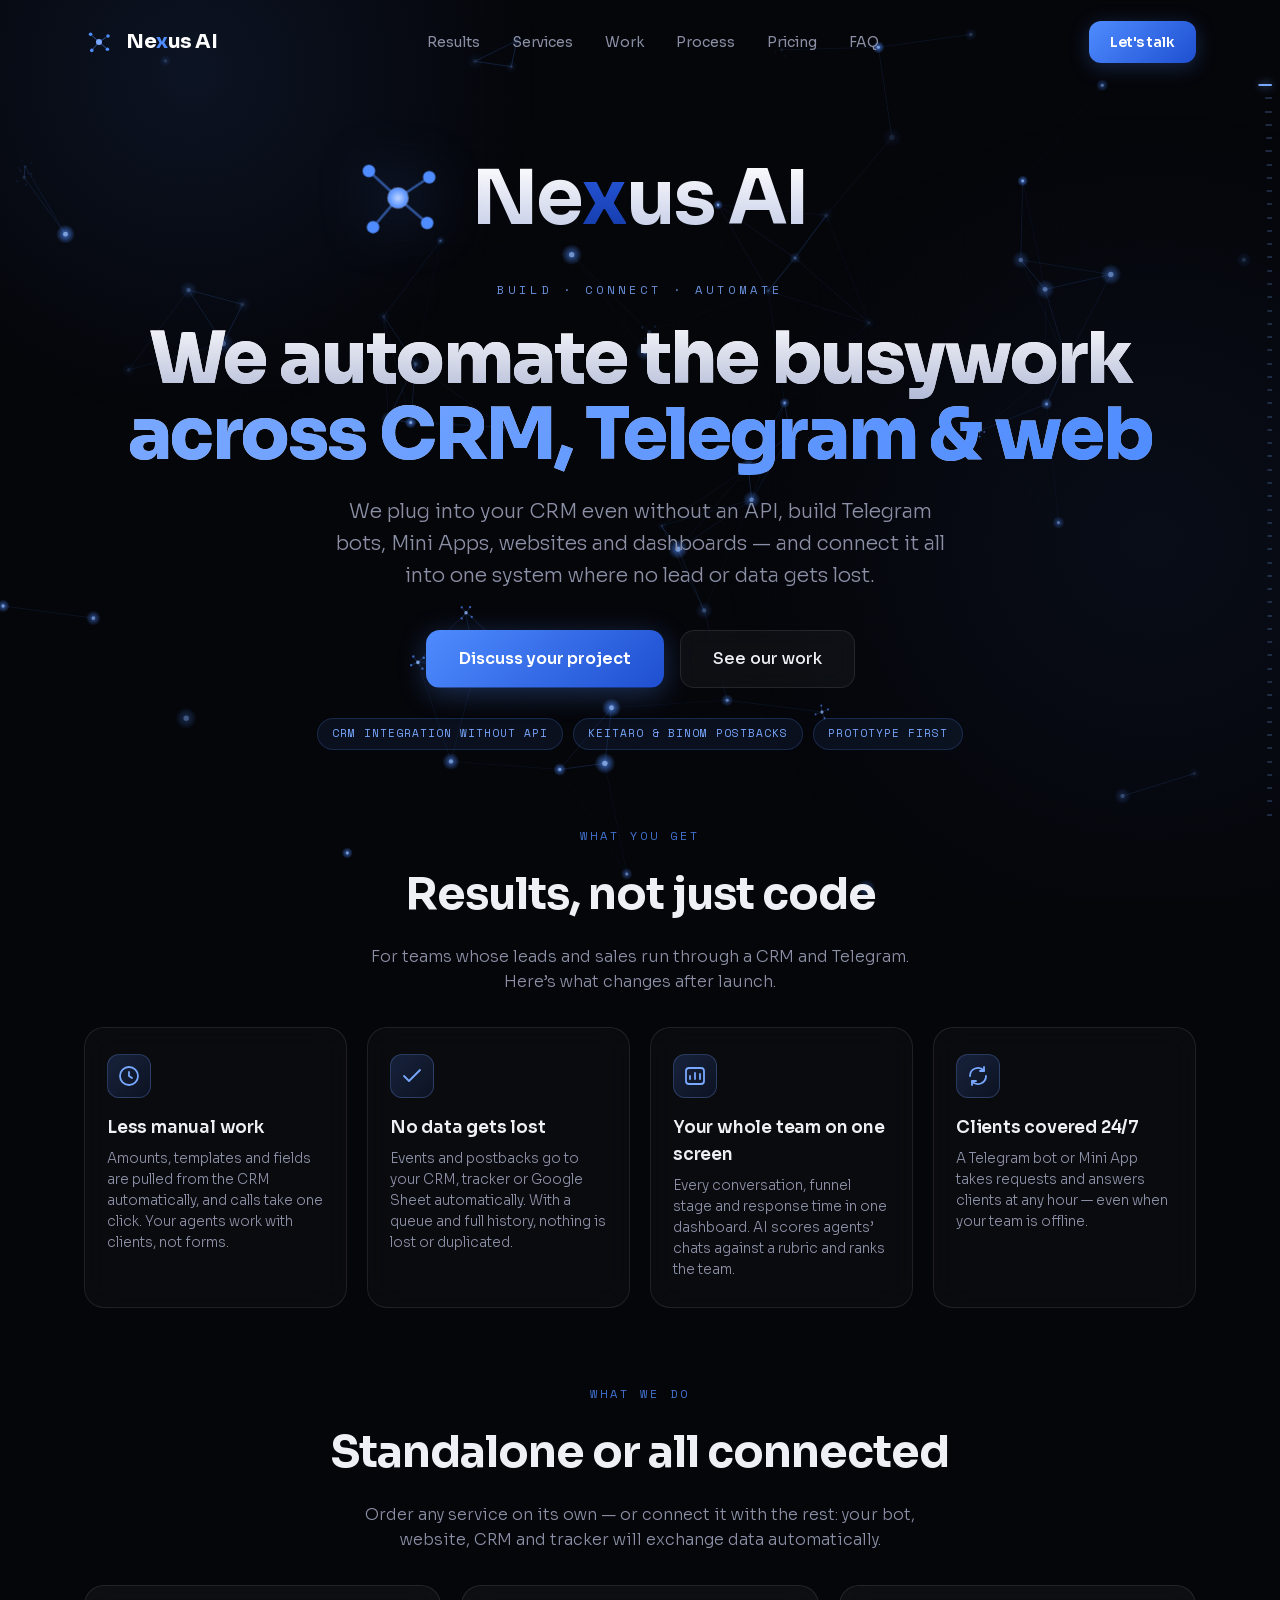
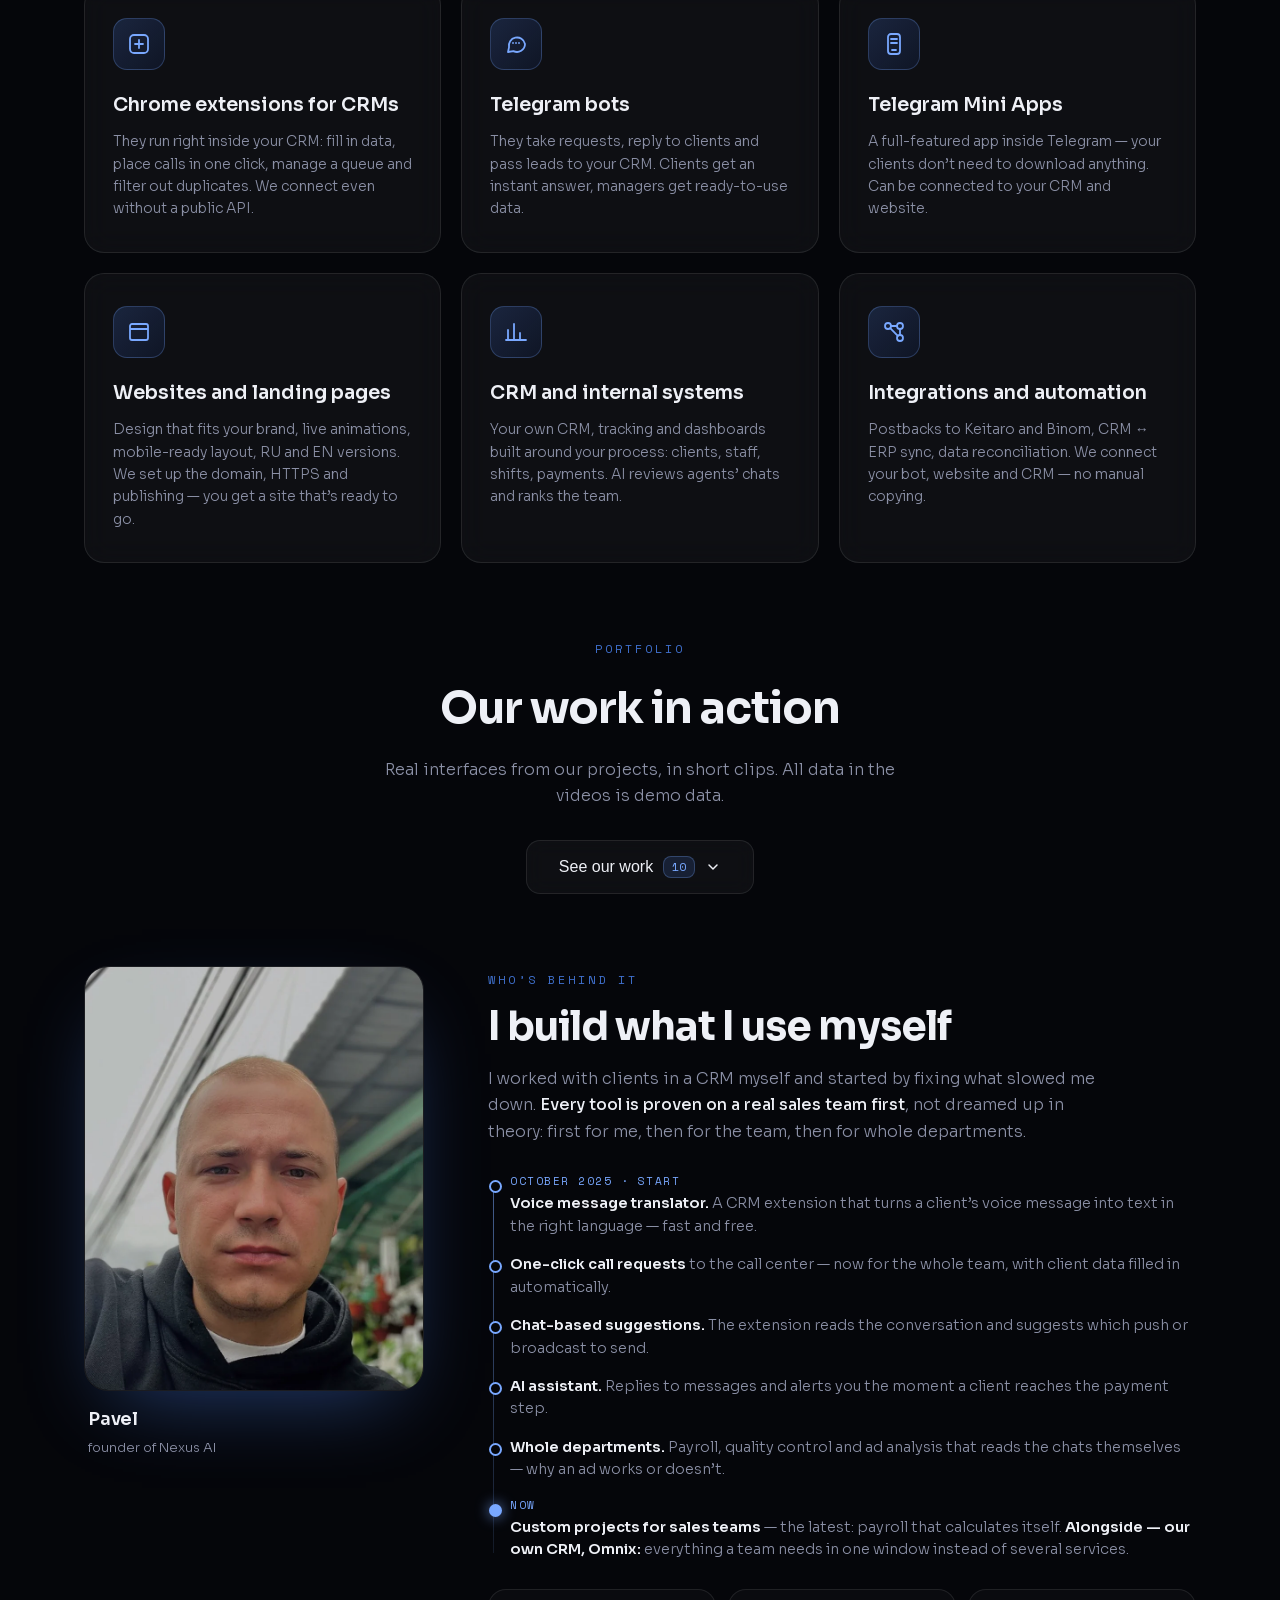
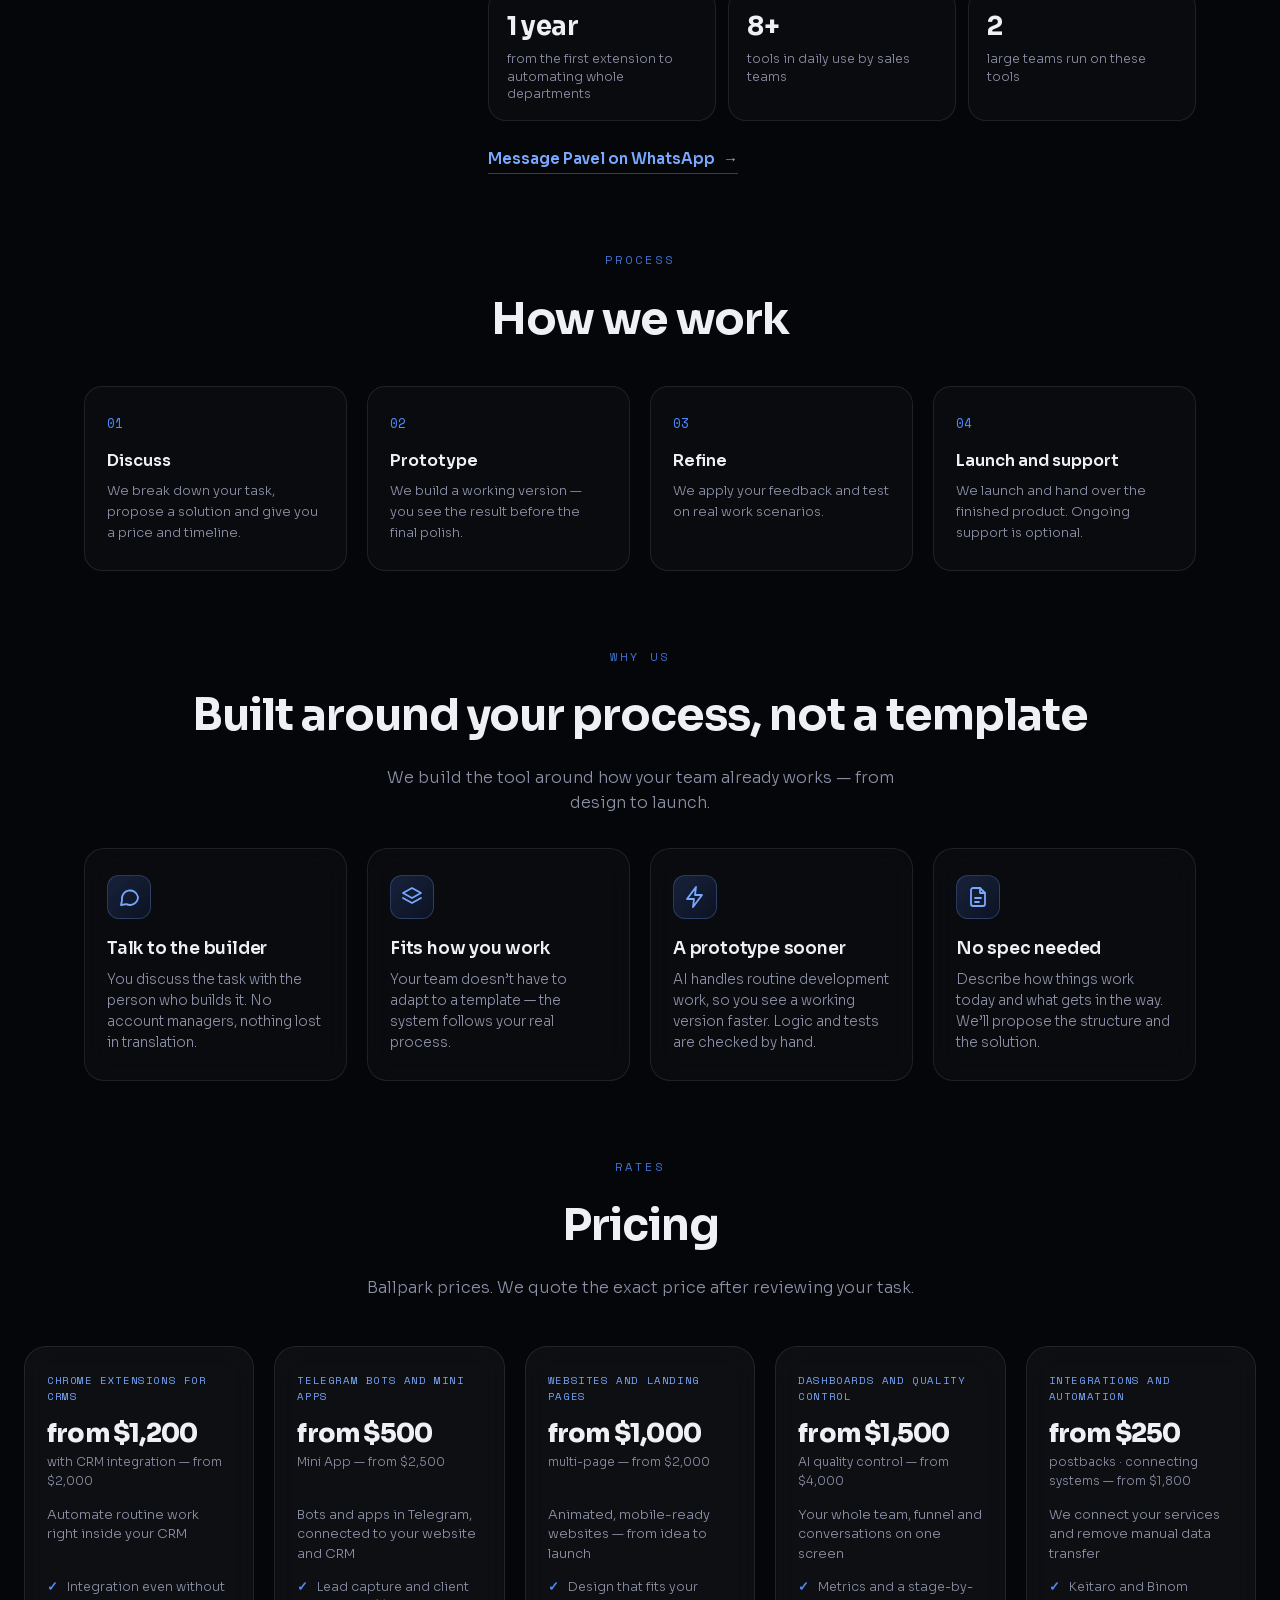
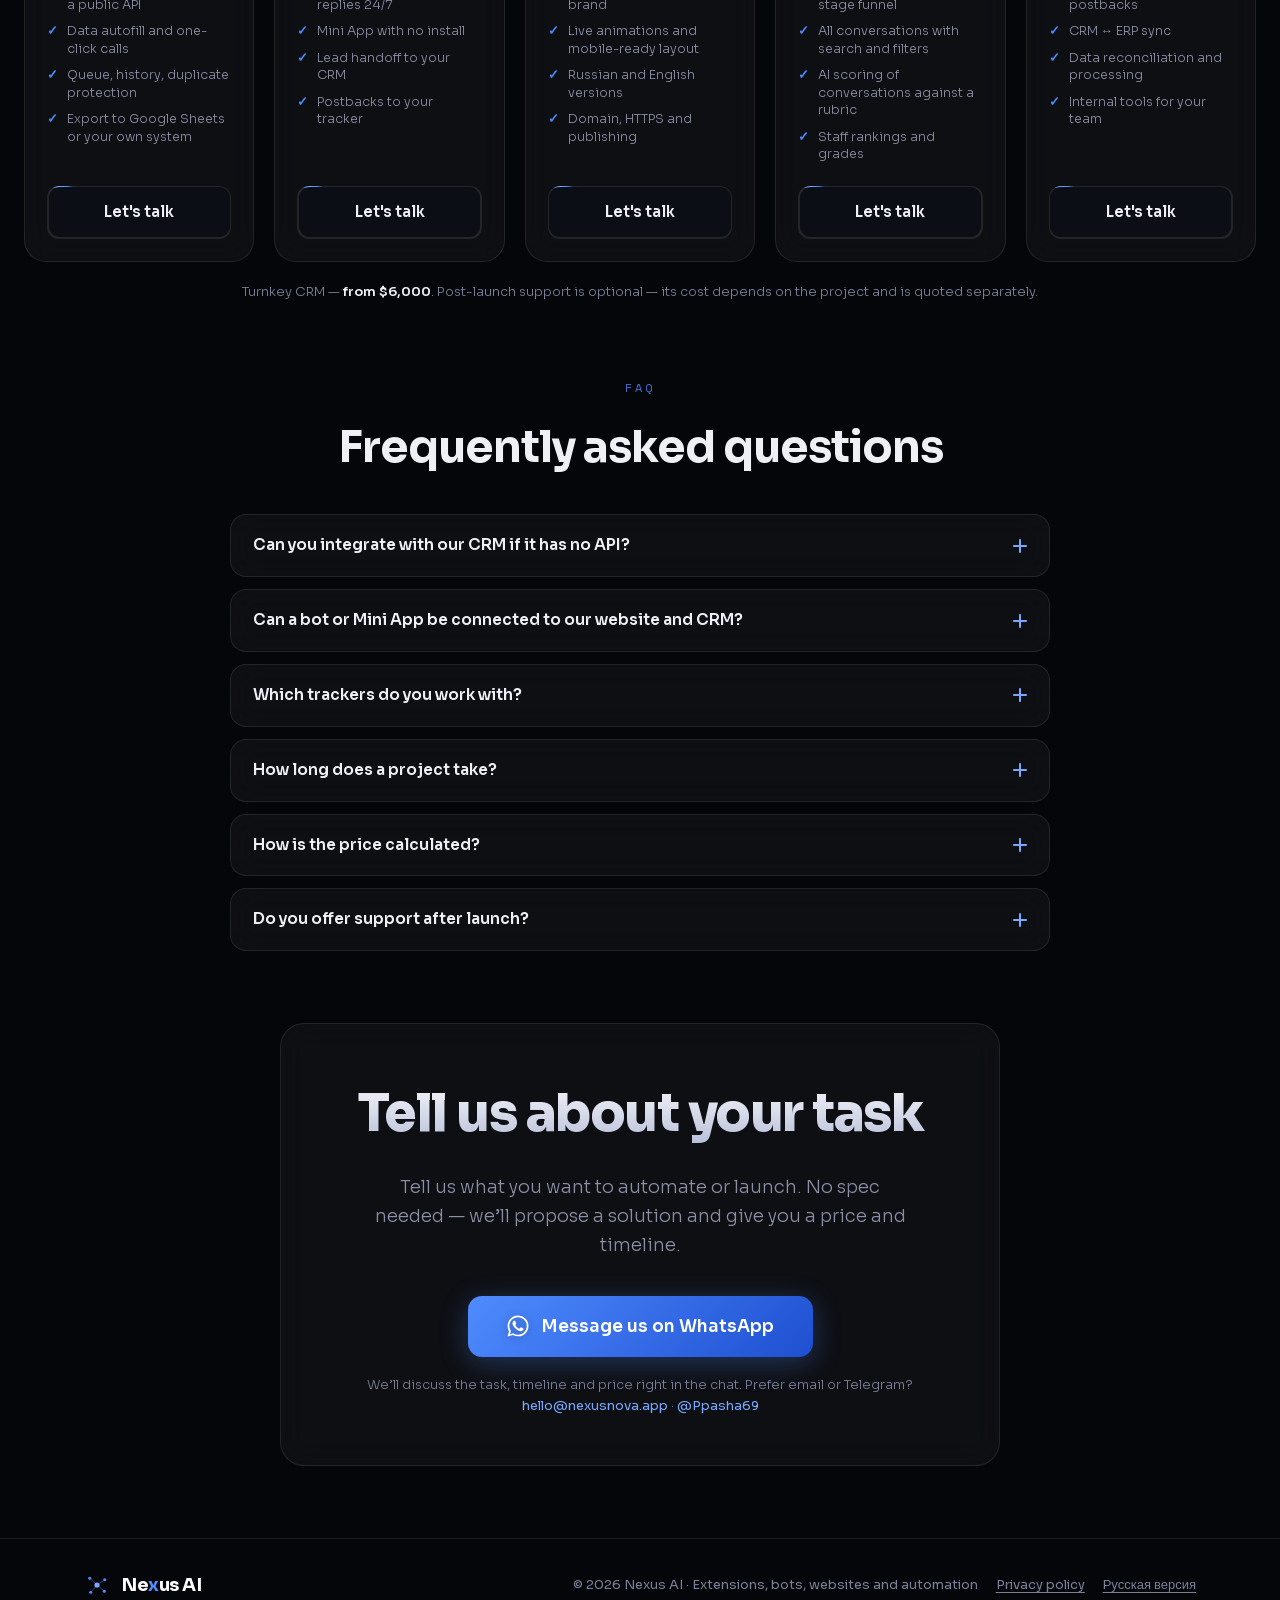
<file: en/index.html>
<!DOCTYPE html>
<html lang="en">
<head>
<meta charset="UTF-8">
<meta name="viewport" content="width=device-width, initial-scale=1.0">
<title>Nexus AI — CRM automation, Telegram bots and websites</title>
<meta name="description" content="We plug into your CRM without an API and build Telegram bots, Mini Apps, websites and dashboards with AI quality control — all connected into one system.">
<meta name="theme-color" content="#05060a">
<link rel="icon" type="image/svg+xml" href="/favicon.svg">
<meta property="og:title" content="Nexus AI — CRM automation, Telegram bots and websites">
<meta property="og:description" content="We plug into your CRM without an API and build Telegram bots, Mini Apps, websites and dashboards with AI quality control — all connected into one system.">
<meta property="og:type" content="website">
<meta property="og:image" content="https://nexusnova.app/og-image.png">
<meta property="og:image:secure_url" content="https://nexusnova.app/og-image.png">
<meta property="og:image:type" content="image/png">
<meta property="og:image:width" content="1200">
<meta property="og:image:height" content="630">
<meta property="og:image:alt" content="Nexus AI — Build · Connect · Automate">
<meta property="og:url" content="https://nexusnova.app/en">
<meta property="og:locale" content="en_US">
<meta property="og:locale:alternate" content="ru_RU">
<meta name="twitter:card" content="summary_large_image">
<meta name="twitter:title" content="Nexus AI — CRM automation, Telegram bots and websites">
<meta name="twitter:description" content="We plug into your CRM without an API and build Telegram bots, Mini Apps, websites and dashboards with AI quality control — all connected into one system.">
<meta name="twitter:image" content="https://nexusnova.app/og-image.png">
<link rel="canonical" href="https://nexusnova.app/en/">
<link rel="alternate" hreflang="ru" href="https://nexusnova.app/">
<link rel="alternate" hreflang="en" href="https://nexusnova.app/en/">
<link rel="alternate" hreflang="x-default" href="https://nexusnova.app/en/">
<link rel="preload" href="/assets/fonts/sora-latin-0036cf.woff2" as="font" type="font/woff2" crossorigin>
<link rel="stylesheet" href="/assets/fonts/fonts.css">
<style>
  *{margin:0;padding:0;box-sizing:border-box}
  html{scroll-behavior:smooth; scroll-padding-top:84px; overflow-anchor:none}

  :root{
    --bg:#05060a; --bg2:#0a0a12;
    --glass:rgba(255,255,255,0.04);
    --glass-2:rgba(255,255,255,0.025);
    --border:rgba(255,255,255,0.09);
    --border-hover:rgba(121,168,255,0.35);
    --accent:#4f8cff; --accent-bright:#79a8ff; --accent-deep:#1e4fd0; --accent2:#79a8ff;
    --sec:72px;   /* расстояние между ВСЕМИ блоками страницы — один размер */
    --gap:20px;   /* зазор внутри блоков: сетки карточек и подблоки */
    --head:32px;  /* заголовок секции -> содержимое */
    --txt:#eef0f6; --muted:#8b90a6; --muted-2:#7a8098;
  }

  @media(max-width:720px){ :root{--sec:52px; --gap:16px; --head:24px;} }
  body{
    background:var(--bg); color:var(--txt);
    font-family:'Sora',sans-serif; line-height:1.6;
    overflow-x:hidden; position:relative;
  }

  /* живая сеть узлов на фоне */
  #net-bg{position:fixed; inset:0; z-index:0; pointer-events:none; opacity:0.85;}

  /* фоновое свечение + сетка на весь сайт */
  .bg-fx{position:fixed; inset:0; z-index:0; pointer-events:none;}
  .bg-fx::before{
    content:''; position:absolute; inset:0;
    background:
      radial-gradient(700px circle at 15% 8%, rgba(79,140,255,0.10), transparent 50%),
      radial-gradient(800px circle at 90% 60%, rgba(79,140,255,0.06), transparent 55%);
  }
  .bg-fx::after{
    content:''; position:absolute; inset:0; opacity:.5;
    background-image:
      linear-gradient(rgba(255,255,255,0.015) 1px,transparent 1px),
      linear-gradient(90deg,rgba(255,255,255,0.015) 1px,transparent 1px);
    background-size:48px 48px;
    mask-image:radial-gradient(circle at 50% 30%,#000,transparent 80%);
    -webkit-mask-image:radial-gradient(circle at 50% 30%,#000,transparent 80%);
  }

  .container{max-width:1160px; margin:0 auto; padding:0 24px; position:relative; z-index:1;}

  /* ---------- NAV ---------- */
  /* вверху страницы шапка полностью прозрачная; при прокрутке под ней плавно проявляется
     стеклянная «плашка» с прозрачной обводкой. Проявляется только подложка (::before) —
     логотип, меню и кнопка не сдвигаются ни на пиксель */
  nav{position:sticky; top:0; z-index:50; padding-top:10px;}
  .nav-in{display:flex; align-items:center; justify-content:space-between; height:64px;}
  .nav-in::before{
    content:''; position:absolute; inset:0 -2px; z-index:-1; border-radius:18px; pointer-events:none;
    background:rgba(9,11,19,0.62); border:1px solid rgba(255,255,255,0.09);
    backdrop-filter:blur(18px) saturate(1.3); -webkit-backdrop-filter:blur(18px) saturate(1.3);
    box-shadow:0 12px 36px rgba(0,0,0,0.38), inset 0 1px 0 rgba(255,255,255,0.05);
    opacity:0; transform:translateY(-6px) scale(.985);
    transition:opacity .4s cubic-bezier(.2,.8,.2,1), transform .4s cubic-bezier(.2,.8,.2,1);
  }
  nav.scrolled .nav-in::before{opacity:1; transform:none;}
  .brand{display:flex; align-items:center; gap:12px; font-weight:700; font-size:20px; letter-spacing:-.5px;}
  .brand .w{color:#fff} .brand .x{color:var(--accent)}
  .nav-links{display:flex; gap:32px; align-items:center;}
  .nav-links a{color:var(--muted); text-decoration:none; font-size:14px; transition:color .2s;}
  .nav-links a:hover{color:var(--txt)}
  /* ---------- кнопки: вариант A «Подсветка» ---------- */
  .nav-cta,.btn-primary,.btn-ghost{
    position:relative; display:inline-block; text-decoration:none; cursor:pointer;
    -webkit-tap-highlight-color:transparent; user-select:none; -webkit-user-select:none;
  }
  .nav-cta{
    color:#fff; padding:9px 20px; border-radius:12px; font-size:14px; font-weight:600;
    border:1px solid transparent;
    background-image:linear-gradient(135deg,#8fb6ff 0%,var(--accent) 50%,var(--accent-deep) 100%);
    background-size:200% 200%; background-position:100% 100%;
    background-origin:border-box;   /* градиент под прозрачной рамкой — без кромки */
    box-shadow:0 4px 20px rgba(79,140,255,.25);
    transition:transform .18s cubic-bezier(.2,.8,.2,1), box-shadow .2s cubic-bezier(.2,.8,.2,1), background-position .22s cubic-bezier(.2,.8,.2,1);
  }
  .btn-primary{
    color:#fff; padding:15px 32px; border-radius:14px; font-size:16px; font-weight:600;
    border:1px solid transparent;
    background-image:linear-gradient(135deg,#8fb6ff 0%,var(--accent) 50%,var(--accent-deep) 100%);
    background-size:200% 200%; background-position:100% 100%;
    background-origin:border-box;
    box-shadow:0 6px 28px rgba(79,140,255,.3);
    transition:transform .18s cubic-bezier(.2,.8,.2,1), box-shadow .2s cubic-bezier(.2,.8,.2,1), background-position .22s cubic-bezier(.2,.8,.2,1);
  }
  .btn-ghost{
    color:var(--txt); padding:15px 32px; border-radius:14px; font-size:16px; font-weight:500;
    background-color:var(--glass); border:1px solid var(--border); background-origin:border-box;
    backdrop-filter:blur(10px); -webkit-backdrop-filter:blur(10px);
    transition:transform .18s cubic-bezier(.2,.8,.2,1), background-color .2s cubic-bezier(.2,.8,.2,1), border-color .2s cubic-bezier(.2,.8,.2,1), box-shadow .2s cubic-bezier(.2,.8,.2,1), color .2s cubic-bezier(.2,.8,.2,1);
  }
  @media (hover:hover) and (pointer:fine){
    .nav-cta:hover{
      transform:translateY(-1px); background-position:50% 50%;
      box-shadow:0 6px 26px rgba(79,140,255,.45), 0 0 0 1px rgba(121,168,255,.35);
    }
    .btn-primary:hover{
      transform:translateY(-2px); background-position:50% 50%;
      box-shadow:0 12px 36px rgba(79,140,255,.5), 0 0 0 1px rgba(121,168,255,.35);
    }
    .btn-ghost:hover{
      transform:translateY(-2px); color:#fff;
      background-color:rgba(79,140,255,.12); border-color:rgba(121,168,255,.5);
      box-shadow:0 8px 28px rgba(79,140,255,.22);
    }
  }
  .nav-cta:active,.btn-primary:active{transform:scale(.97); box-shadow:0 3px 14px rgba(79,140,255,.35);}
  .btn-ghost:active{transform:scale(.97); background-color:rgba(79,140,255,.16); border-color:rgba(121,168,255,.5);}
  .nav-cta:focus-visible,.btn-primary:focus-visible,.btn-ghost:focus-visible{
    outline:2px solid var(--accent-bright); outline-offset:3px;
  }
  @media (prefers-reduced-motion:reduce){
    .nav-cta,.btn-primary,.btn-ghost{transform:none !important;}
  }
  @media(max-width:720px){ .nav-links{display:none} }
  .nav-cta{white-space:nowrap;}
  @media(max-width:520px){
    nav{padding-top:8px}
    .nav-in{height:56px}
    .nav-in::before{inset:0 10px; border-radius:16px}
    .brand{font-size:17px; gap:8px}
    nav .brand svg{width:24px; height:24px}
    .nav-right{gap:8px}
    .nav-cta{padding:8px 13px; font-size:13px}
  }

  /* ---------- HERO ---------- */
  .hero{padding:var(--sec) 0; text-align:center;}
  /* телефон: главная кнопка должна быть видна без прокрутки */
  @media(max-width:520px){
    .hero .kicker{margin-bottom:16px; letter-spacing:3px; font-size:11px}
    .hero h1{margin-bottom:16px; font-size:34px; letter-spacing:-1.2px}
    .hero p{margin-bottom:26px; font-size:15.5px}
    .hero-btns{gap:12px}
    .hero-btns > a{width:100%; max-width:340px; text-align:center}
  }
  .hero .mark{filter:drop-shadow(0 0 28px rgba(79,140,255,0.45));}
  /* знак + название в одну строку */
  .hero-logo{
    display:flex; align-items:center; justify-content:center; gap:22px;
    margin-bottom:30px;
    /* центрируем САМО название: сдвигаем группу влево на половину (знак+gap),
       знак уезжает левее, "Nexus AI" встаёт по центру страницы */
    transform:translateX(-63px);
  }
  .hero-name{
    font-size:clamp(44px,8vw,76px); font-weight:700; letter-spacing:-2px; line-height:1;
    display:inline-flex;
  }
  .hero-name .w{
    background:linear-gradient(180deg,#fff,#c3cbe6);
    -webkit-background-clip:text; background-clip:text; -webkit-text-fill-color:transparent;
  }
  .hero-name .x{
    background:linear-gradient(180deg,#2a5ae0,#133aa8);
    -webkit-background-clip:text; background-clip:text; -webkit-text-fill-color:transparent;
  }
  @media(max-width:520px){
    /* знак 64px + gap 12px -> сдвиг на половину = 38px, знак больше не уезжает за край экрана */
    .hero-logo{gap:12px; transform:translateX(-38px); margin-bottom:22px}
    .hero .mark{width:64px; height:64px}
  }
  .kicker{
    font-family:'Space Mono',monospace; font-size:12px; letter-spacing:4px;
    text-transform:uppercase; color:var(--accent-bright); opacity:.85; margin-bottom:22px;
  }
  .hero h1{
    font-size:clamp(38px,6.5vw,72px); font-weight:800; letter-spacing:-2px; line-height:1.05;
    background:linear-gradient(180deg,#fff,#aeb6d4);
    -webkit-background-clip:text; background-clip:text; -webkit-text-fill-color:transparent;
    margin-bottom:24px;
  }
  .hero h1 .accent{
    background:linear-gradient(135deg,var(--accent-bright),var(--accent));
    -webkit-background-clip:text; background-clip:text; -webkit-text-fill-color:transparent;
  }
  /* первая строка заголовка — свой белый градиент (раньше был голым текстом h1) */
  .hero h1 .t1{
    background:linear-gradient(180deg,#fff,#aeb6d4);
    -webkit-background-clip:text; background-clip:text; -webkit-text-fill-color:transparent;
  }
  .hero p{font-size:clamp(16px,2.2vw,20px); color:var(--muted); max-width:620px; margin:0 auto 38px; font-weight:300;}
  .hero-btns{display:flex; gap:16px; justify-content:center; flex-wrap:wrap;}
  .hero-chips{list-style:none; display:flex; gap:10px; justify-content:center; flex-wrap:wrap; margin-top:30px;}
  .hero-chips li{font-family:'Space Mono',monospace; font-size:11px; letter-spacing:1px; text-transform:uppercase; color:var(--accent-bright);
    background:rgba(79,140,255,0.08); border:1px solid rgba(79,140,255,0.2); padding:6px 14px; border-radius:20px;}

  /* анимация знака */
  .ring{transform-origin:50px 50px; animation:rot 20s linear infinite; animation-fill-mode:both}
  @keyframes rot{to{transform:rotate(360deg)}}
  .spoke{transform-origin:50px 50px; animation-fill-mode:both}
  .s1{animation:breathe 3.6s ease-in-out infinite -1.0s}
  .s2{animation:breathe 3.6s ease-in-out infinite -1.6s}
  .s3{animation:breathe 3.6s ease-in-out infinite -2.2s}
  .s4{animation:breathe 3.6s ease-in-out infinite -2.8s}
  @keyframes breathe{0%,100%{transform:scale(.78)}50%{transform:scale(1.1)}}
  .core{transform-origin:50px 50px; animation:corePulse 3.6s ease-in-out infinite -1.0s; animation-fill-mode:both}
  @keyframes corePulse{0%,100%{transform:scale(1)}50%{transform:scale(1.12)}}

  /* ---------- общие заголовки секций ---------- */
  /* каждый блок отдаёт вниз ровно --sec: зазор между любыми двумя блоками одинаковый */
  .section{padding:0 0 var(--sec);}
  .sec-head{text-align:center; margin-bottom:var(--head);}
  @media(max-width:720px){
  }
  .sec-head .tag{font-family:'Space Mono',monospace; font-size:12px; letter-spacing:3px; text-transform:uppercase; color:var(--accent); opacity:.8;}
  .sec-head h2{font-size:clamp(28px,4.5vw,44px); font-weight:700; letter-spacing:-1px; margin-top:12px;}
  .sec-head p{color:var(--muted); margin-top:14px; font-weight:300; max-width:560px; margin-left:auto; margin-right:auto;}

  /* ---------- УСЛУГИ ---------- */
  .services{display:grid; grid-template-columns:repeat(3,1fr); gap:var(--gap);}
  @media(max-width:980px){ .services{grid-template-columns:repeat(2,1fr)} }
  @media(max-width:600px){ .services{grid-template-columns:1fr} }
  @media(max-width:600px){ .service{padding:24px 22px} .service .ic{margin-bottom:14px} }
  .service{
    background:var(--glass); border:1px solid var(--border); border-radius:20px; padding:32px 28px;
    backdrop-filter:blur(14px); transition:transform .3s, border-color .3s;
  }
  .service:hover{transform:translateY(-6px); border-color:var(--border-hover)}
  .service .ic{
    width:52px; height:52px; border-radius:14px; display:flex; align-items:center; justify-content:center;
    background:linear-gradient(135deg,rgba(79,140,255,.18),rgba(30,79,208,.1));
    border:1px solid rgba(121,168,255,.25); margin-bottom:20px;
  }
  .service h3{font-size:19px; font-weight:600; margin-bottom:10px;}
  .service p{color:var(--muted); font-size:14px; font-weight:300;}

  /* ---------- РЕЗУЛЬТАТ ---------- */
  .results{display:grid; grid-template-columns:repeat(4,1fr); gap:var(--gap);}
  @media(max-width:1100px){ .results{grid-template-columns:repeat(2,1fr)} }
  @media(max-width:520px){ .results{grid-template-columns:1fr} }
  .result{background:var(--glass-2); border:1px solid var(--border); border-radius:20px; padding:26px 22px; backdrop-filter:blur(14px);}
  .result .ic{width:44px; height:44px; border-radius:12px; display:flex; align-items:center; justify-content:center; margin-bottom:16px;
    background:linear-gradient(135deg,rgba(79,140,255,.18),rgba(30,79,208,.1)); border:1px solid rgba(121,168,255,.25);}
  .result h3{font-size:17px; font-weight:600; margin-bottom:8px; letter-spacing:-.2px;}
  .result p{color:var(--muted); font-size:13.5px; font-weight:300; line-height:1.55;}

  /* ---------- ПОРТФОЛИО: строка-кнопка ---------- */
  /* «Работы в деле» — раскрывающийся список: кнопка под заголовком, карточки выезжают плавно
     (grid-template-rows 0fr -> 1fr), а когда их пролистали и они ушли с экрана — сворачиваются сами */
  .works-bar{text-align:center;}
  .works-toggle{display:inline-flex; align-items:center; gap:10px;}
  .works-cnt{font-family:'Space Mono',monospace; font-size:12px; line-height:1; padding:4px 8px; border-radius:8px;
    color:var(--accent2); background:rgba(79,140,255,0.14); border:1px solid rgba(121,168,255,0.28);}
  .works-chev{transition:transform .35s cubic-bezier(.2,.8,.2,1);}
  .works-toggle[aria-expanded="true"] .works-chev{transform:rotate(180deg);}
  .works{display:grid; grid-template-rows:0fr; transition:grid-template-rows .6s cubic-bezier(.2,.8,.2,1);}
  .works.open{grid-template-rows:1fr;}
  .works-in{min-height:0; overflow:hidden; margin:0 -24px; padding:0 24px;}
  .works-in > .work:first-child{margin-top:var(--head);}
  .works-in > .work:last-child{margin-bottom:0;}
  .works .work{opacity:0; transform:translateY(16px); transition:opacity .35s ease, transform .45s cubic-bezier(.2,.8,.2,1);}
  .works.open .work{opacity:1; transform:none; transition-delay:.12s;}
  .works.open .work + .work{transition-delay:.22s;}
  .works.instant, .works.instant *{transition:none !important;}

  /* карточка работы: видео 16:9 в стеклянной рамке + подпись */
  .work{display:grid; grid-template-columns:minmax(0,7fr) minmax(0,5fr); gap:36px; align-items:center; margin-bottom:var(--gap);
    background:var(--glass-2); border:1px solid var(--border); border-radius:24px; padding:18px 36px 18px 18px; backdrop-filter:blur(14px);}
  .work-media{position:relative; aspect-ratio:16/9; border-radius:16px; overflow:hidden; background:#05060a;
    border:1px solid rgba(121,168,255,0.28); box-shadow:0 0 0 1px rgba(79,140,255,0.08), 0 18px 50px rgba(0,0,0,0.45), 0 0 40px rgba(79,140,255,0.12);}
  .work-video{display:block; width:100%; height:100%; object-fit:cover; cursor:pointer;}
  .work-play,.work-full{position:absolute; z-index:2; display:flex; align-items:center; justify-content:center; cursor:pointer; color:#fff;
    background:rgba(5,6,10,0.5); border:1px solid rgba(255,255,255,0.18); backdrop-filter:blur(10px); -webkit-backdrop-filter:blur(10px);
    transition:opacity .25s cubic-bezier(.2,.8,.2,1), transform .25s cubic-bezier(.2,.8,.2,1), background .2s, border-color .2s;}
  .work-play{left:50%; top:50%; width:76px; height:76px; border-radius:50%; transform:translate(-50%,-50%);}
  .work-play svg{width:34px; height:34px; margin-left:1px;}   /* центр тяжести треугольника в иконке уже по центру — сдвиг только оптический, 1px */
  @media (max-width:560px){ .work-play{width:60px; height:60px;} .work-play svg{width:28px; height:28px;} }
  .work-media.playing .work-play{opacity:0; transform:translate(-50%,-50%) scale(.85); pointer-events:none;}
  .work-full{right:12px; top:12px; width:36px; height:36px; border-radius:10px; opacity:.0;}
  /* кнопка звука — только у роликов с музыкой (data-sound): ролик запускается по «плей» сразу со звуком,
     кнопка выключает/включает звук; видна, пока ролик идёт, и только при наведении (на телефоне — пока идёт) */
  .work-sound{position:absolute; z-index:2; left:12px; bottom:14px; opacity:0; pointer-events:none; display:inline-flex; align-items:center; gap:8px; height:36px; padding:0 14px 0 12px; border-radius:999px; cursor:pointer;
    font:600 13px/1 'Sora',system-ui,sans-serif; color:#fff; background:rgba(8,10,18,.62); border:1px solid rgba(255,255,255,.18);
    -webkit-backdrop-filter:blur(10px); backdrop-filter:blur(10px); transition:opacity .25s ease, background-color .2s ease, border-color .2s ease, transform .16s ease-out;}
  .work-media.started:hover .work-sound,.work-media.started .work-sound:focus-visible{opacity:1; pointer-events:auto;}
  @media (hover:none){ .work-media.playing .work-sound{opacity:.9; pointer-events:auto;} }
  .work-sound:active{transform:scale(.96);}
  .work-sound:focus-visible{outline:2px solid var(--accent-bright); outline-offset:2px;}
  .work-sound .ws-on{display:none;}
  .work-sound[aria-pressed="true"]{background:rgba(79,140,255,.28); border-color:rgba(121,168,255,.6);}
  .work-sound[aria-pressed="true"] .ws-on{display:block;} .work-sound[aria-pressed="true"] .ws-off{display:none;}
  @media (hover:hover) and (pointer:fine){ .work-sound:hover{background:rgba(79,140,255,.22); border-color:rgba(121,168,255,.5);} }
  .work-media:hover .work-full,.work-full:focus-visible{opacity:1;}
  @media (hover:none){ .work-full{opacity:.85;} }
  @media (hover:hover) and (pointer:fine){
    .work-play:hover,.work-full:hover{background:rgba(79,140,255,0.55); border-color:var(--accent2);}
  }
  .work-play:focus-visible,.work-full:focus-visible{outline:2px solid var(--accent-bright); outline-offset:3px;}
  .work-progress{position:absolute; z-index:2; left:0; right:0; bottom:0; height:3px; background:rgba(255,255,255,0.08);}
  .work-progress i{display:block; height:100%; width:100%; transform-origin:0 50%; transform:scaleX(0);
    background:linear-gradient(90deg,var(--accent),var(--accent2)); box-shadow:0 0 10px rgba(79,140,255,0.7);}

  .work-kicker{display:flex; flex-wrap:wrap; align-items:center; gap:8px 12px; font-family:'Space Mono',monospace; font-size:11px; letter-spacing:1.6px; text-transform:uppercase; color:var(--accent2); margin-bottom:14px;}
  .work-num{font-size:12px; color:#fff; padding:3px 9px; border-radius:8px; border:1px solid rgba(121,168,255,0.4); background:rgba(79,140,255,0.12);}
  .work-title{font-size:clamp(30px,3.4vw,42px); font-weight:800; letter-spacing:-1.2px; line-height:1.05; margin-bottom:10px;
    background:linear-gradient(180deg,#fff,#c3cbe6); -webkit-background-clip:text; background-clip:text; -webkit-text-fill-color:transparent;}
  .work-title .accent{background:linear-gradient(135deg,var(--accent-bright),var(--accent)); -webkit-background-clip:text; background-clip:text; -webkit-text-fill-color:transparent;}
  .work-task{font-size:14px; font-weight:300; line-height:1.55; color:var(--muted); margin-bottom:10px;}
  .work-task b{font-weight:600; color:var(--accent-bright);}
  .work-lead{font-size:17px; font-weight:500; line-height:1.45; margin-bottom:18px; color:var(--txt);}
  .work-points{list-style:none; display:flex; flex-direction:column; gap:10px; margin-bottom:18px;}
  .work-points li{position:relative; padding-left:18px; color:var(--muted); font-size:14px; font-weight:300; line-height:1.5;}
  .work-points li::before{content:''; position:absolute; left:0; top:.62em; width:7px; height:7px; border-radius:50%; background:var(--accent); box-shadow:0 0 8px rgba(79,140,255,0.8);}
  .work-points b{color:var(--txt); font-weight:600;}
  .work-chips{display:flex; flex-wrap:wrap; gap:8px; margin-bottom:22px;}
  .work-chips span{font-family:'Space Mono',monospace; font-size:10.5px; letter-spacing:.6px; color:var(--accent-bright);
    background:rgba(79,140,255,0.08); border:1px solid rgba(79,140,255,0.2); padding:5px 11px; border-radius:20px;}
  /* кнопка живого демо под описанием работы */
  .work-demo{display:inline-flex; align-items:center; gap:14px; padding:12px 18px 12px 12px; margin:0 0 20px; max-width:100%;
    border-radius:16px; text-decoration:none; color:var(--txt); background:rgba(79,140,255,0.07); border:1px solid rgba(121,168,255,0.28);
    transition:transform .2s cubic-bezier(.23,1,.32,1), border-color .2s ease-out, background-color .2s ease-out, box-shadow .2s ease-out;}
  .work-demo .wd-ic{flex:none; width:40px; height:40px; border-radius:12px; display:grid; place-items:center; color:#fff;
    background:linear-gradient(135deg,#5b95ff,#2f5fe0); box-shadow:0 6px 18px rgba(79,140,255,0.35);}
  .work-demo .wd-tx{display:flex; flex-direction:column; gap:3px; min-width:0; text-align:left;}
  .work-demo .wd-tx b{font-size:15px; font-weight:600; letter-spacing:-.1px;}
  .work-demo .wd-tx small{font-size:12.5px; font-weight:300; color:var(--muted); line-height:1.35;}
  .work-demo .wd-go{flex:none; color:var(--accent-bright); font-size:16px; transition:transform .2s cubic-bezier(.23,1,.32,1);}
  .work-demo:active{transform:scale(.98);}
  .work-demo:focus-visible{outline:2px solid var(--accent-bright); outline-offset:3px;}
  @media (hover:hover) and (pointer:fine){
    .work-demo:hover{border-color:rgba(121,168,255,0.6); background:rgba(79,140,255,0.12); box-shadow:0 10px 30px rgba(79,140,255,0.18);}
    .work-demo:hover .wd-go{transform:translateX(3px);}
  }
  /* живое демо открывается поверх лендинга: затемнение, сверху только овальная кнопка закрытия, ниже окно с демо */
  html.demo-open{overflow:hidden;}
  .demo-ov{position:fixed; inset:0; z-index:200; display:flex; flex-direction:column; padding:0 12px 12px;
    background:rgba(4,5,10,0.95); opacity:0; transition:opacity .22s ease-out;}
  .demo-ov.is-in{opacity:1;}
  .demo-ov-top{flex:none; height:54px; display:flex; align-items:center; justify-content:space-between; gap:12px; padding:0 6px;}
  .demo-ov-title{font-family:'Space Mono',monospace; font-size:11px; letter-spacing:2px; text-transform:uppercase; color:var(--muted);
    white-space:nowrap; overflow:hidden; text-overflow:ellipsis; min-width:0;}
  .demo-ov-title b{font-weight:400; color:var(--accent-bright);}
  .demo-ov-title{flex:none;}
  /* подсказка демо — между названием и «Закрыть»; текст присылает сама страница демо (1306px = фрейм от 1280px: там демо прячет свою шапку) */
  .demo-ov-hint{flex:1; min-width:0; display:none; align-items:center; justify-content:center; gap:12px; font-size:13px; color:#c3c9dd; white-space:nowrap;}
  .demo-ov-hint span{overflow:hidden; text-overflow:ellipsis;}
  .demo-ov-hint i{flex:none; font-style:normal; font-family:'Space Mono',monospace; font-size:10px; letter-spacing:1.4px; text-transform:uppercase;
    color:var(--accent-bright); padding:4px 10px; border-radius:999px; background:rgba(79,140,255,0.1); border:1px solid rgba(121,168,255,0.28);}
  @media (min-width:1306px){ .demo-ov-hint.is-on{display:flex;} }
  .demo-ov-x{flex:none; display:inline-flex; align-items:center; gap:9px; height:36px; padding:0 14px 0 17px; border-radius:999px; cursor:pointer;
    font:500 13.5px 'Sora',sans-serif; color:var(--txt); background:rgba(255,255,255,0.06); border:1px solid rgba(255,255,255,0.14);
    transition:transform .16s ease-out, background-color .2s ease-out, border-color .2s ease-out;}
  .demo-ov-x:active{transform:scale(.97);}
  .demo-ov-x:focus-visible{outline:2px solid var(--accent-bright); outline-offset:3px;}
  @media (hover:hover) and (pointer:fine){ .demo-ov-x:hover{background:rgba(255,255,255,0.11); border-color:rgba(255,255,255,0.26);} }
  .demo-ov-frame{flex:1; min-height:0; border-radius:22px; overflow:hidden; background:#05060a; border:1px solid rgba(121,168,255,0.22);
    box-shadow:0 30px 90px rgba(0,0,0,0.6); transform:translateY(12px) scale(.985); transition:transform .32s cubic-bezier(.23,1,.32,1);}
  .demo-ov.is-in .demo-ov-frame{transform:none;}
  .demo-ov-frame iframe{display:block; width:100%; height:100%; border:0; background:#05060a;}
  @media (max-width:640px){ .demo-ov{padding:0 6px 6px;} .demo-ov-top{height:48px;} .demo-ov-frame{border-radius:16px;} }
  @media (prefers-reduced-motion:reduce){ .demo-ov,.demo-ov-frame{transition:none;} }
  /* ---------- основатель ---------- */
  .about{display:grid; grid-template-columns:minmax(0,340px) minmax(0,1fr); gap:clamp(28px,5vw,64px); align-items:start;}
  .about:not(:has(.about-photo)){grid-template-columns:minmax(0,760px); justify-content:center;}
  .about-photo{position:relative; margin:0;}
  .about-photo img{display:block; width:100%; height:auto; aspect-ratio:4/5; object-fit:cover; border-radius:24px; border:1px solid var(--border);
    box-shadow:0 30px 80px -30px rgba(79,140,255,0.45);}
  .about-photo figcaption{margin-top:14px; padding:0 4px;}
  .about-photo figcaption b{display:block; font-size:18px; font-weight:600; letter-spacing:-.2px;}
  .about-photo figcaption span{font-size:13px; color:var(--muted); font-weight:300;}
  .about-body .tag{font-family:'Space Mono',monospace; font-size:12px; letter-spacing:3px; text-transform:uppercase; color:var(--accent); opacity:.8;}
  .about-body h2{font-size:clamp(28px,4vw,40px); font-weight:700; letter-spacing:-1px; margin:12px 0 16px; line-height:1.15;}
  .about-lead{color:var(--muted); font-weight:300; font-size:16px; line-height:1.65; max-width:620px;}
  .about-lead b{color:var(--txt); font-weight:500;}
  .about-path{list-style:none; margin:28px 0 0; padding:0 0 0 22px; position:relative; display:grid; gap:16px;}
  .about-path::before{content:''; position:absolute; left:5px; top:8px; bottom:8px; width:1px; background:linear-gradient(180deg,rgba(121,168,255,.55),rgba(121,168,255,.12));}
  .about-path li{position:relative; font-size:14.5px; line-height:1.55; color:var(--muted); font-weight:300;}
  .about-path li::before{content:''; position:absolute; left:-21px; top:7px; width:9px; height:9px; border-radius:50%; background:var(--bg,#05060a); border:2px solid var(--accent-bright);}
  .about-path li:last-child::before{background:var(--accent-bright); box-shadow:0 0 14px rgba(121,168,255,.8);}
  .about-path li b{color:var(--txt); font-weight:600;}
  .about-path .when{display:block; font-family:'Space Mono',monospace; font-size:11px; letter-spacing:1.5px; text-transform:uppercase; color:var(--accent-bright); margin-bottom:2px;}
  .about-facts{display:grid; grid-template-columns:repeat(3,minmax(0,1fr)); gap:12px; margin-top:28px;}
  .about-fact{background:var(--glass-2); border:1px solid var(--border); border-radius:18px; padding:16px 18px;}
  .about-fact b{display:block; font-size:26px; font-weight:700; letter-spacing:-.5px;}
  .about-fact span{display:block; font-size:12.5px; color:var(--muted); font-weight:300; line-height:1.4; margin-top:4px;}
  .about-cta{margin-top:26px;}
  @media(max-width:900px){
    .about{grid-template-columns:1fr;}
    .about-photo{max-width:320px; margin:0 auto;}
  }
  @media(max-width:520px){ .about-facts{grid-template-columns:1fr;} .about-fact{display:flex; align-items:baseline; gap:12px;} .about-fact span{margin-top:0;} }
  .work-cta{display:inline-flex; align-items:center; gap:8px; color:var(--accent2); font-weight:600; font-size:15px; text-decoration:none;
    border-bottom:1px solid rgba(121,168,255,0.35); padding-bottom:2px; transition:color .2s, border-color .2s, gap .2s cubic-bezier(.2,.8,.2,1);}
  @media (hover:hover) and (pointer:fine){ .work-cta:hover{color:#fff; border-color:#fff; gap:12px;} }
  .work-cta:focus-visible{outline:2px solid var(--accent-bright); outline-offset:4px; border-radius:4px;}
  /* зеркальная карточка: подпись слева, видео справа (на телефоне видео всё равно сверху) */
  .work--rev{grid-template-columns:minmax(0,5fr) minmax(0,7fr); padding:18px 18px 18px 36px;}
  .work--rev .work-media{order:2;}
  .work-status{font-size:9.5px; letter-spacing:1.2px; color:#f2c46b; padding:2px 8px; border-radius:6px;
    border:1px solid rgba(242,196,107,0.35); background:rgba(242,196,107,0.08);}
  @media(max-width:900px){
    .work,.work--rev{grid-template-columns:1fr; gap:22px; padding:12px 12px 24px;}
    .work--rev .work-media{order:0;}
    .work-cap{padding:0 10px;}
  }


  /* ---------- ПРОЦЕСС ---------- */
  .steps{display:grid; grid-template-columns:repeat(4,1fr); gap:var(--gap);}
  @media(max-width:860px){ .steps{grid-template-columns:repeat(2,1fr)} }
  @media(max-width:480px){ .steps{grid-template-columns:1fr} }
  .step{background:var(--glass-2); border:1px solid var(--border); border-radius:18px; padding:26px 22px;}
  .step .num{font-family:'Space Mono',monospace; font-size:13px; color:var(--accent); margin-bottom:14px;}
  .step h4{font-size:16px; font-weight:600; margin-bottom:8px;}
  .step p{color:var(--muted); font-size:13px; font-weight:300;}


  /* ---------- ЦЕНЫ ---------- */
  /* 5 тарифов в одну строку: блок шире контейнера, строки карточек выровнены через subgrid
     (название / цена / описание / пункты / кнопка стоят на одной линии во всех карточках) */
  .pricing{
    display:grid; grid-template-rows:repeat(5,auto); grid-auto-flow:column; grid-auto-columns:1fr;
    column-gap:var(--gap); padding-top:14px;
    width:min(1320px, calc(100vw - 48px)); position:relative; left:50%; transform:translateX(-50%);
  }
  .price-card{
    grid-row:span 5; display:grid; grid-template-rows:subgrid; row-gap:0;
    position:relative; background:var(--glass); border:1px solid var(--border); border-radius:22px; padding:26px 22px 22px;
    backdrop-filter:blur(14px); transition:transform .3s, border-color .3s;
  }
  @media (hover:hover){ .price-card:hover{transform:translateY(-6px); border-color:var(--border-hover)} }
  .price-card .plan{font-family:'Space Mono',monospace; font-size:10.5px; letter-spacing:1.6px; text-transform:uppercase; color:var(--accent2); margin-bottom:14px; line-height:1.5;}
  .price-card .price-top{margin-bottom:14px;}
  .price-card .amount{font-size:clamp(22px,2vw,27px); font-weight:800; letter-spacing:-.8px; line-height:1.15; white-space:nowrap;}
  .price-card .price-sub{color:var(--muted); font-size:12px; font-weight:300; margin-top:4px;}
  .price-card .desc{color:var(--muted); font-size:13px; font-weight:300; line-height:1.5; margin-bottom:16px;}
  .price-card ul{list-style:none; margin-bottom:22px; display:flex; flex-direction:column; gap:9px;}
  /* уже 1180px пять колонок не влезают — та же строка листается свайпом, соседняя карточка выглядывает */
  @media(max-width:1180px){
    .pricing{left:auto; transform:none; width:auto; margin:0 -24px; padding:14px 24px 8px;
      grid-auto-columns:minmax(250px, 30%); overflow-x:auto; scroll-snap-type:x mandatory; scroll-padding:0 24px;
      scrollbar-width:none; -webkit-overflow-scrolling:touch;}
    .pricing::-webkit-scrollbar{display:none}
    .price-card{scroll-snap-align:start;}
  }
  @media(max-width:720px){ .pricing{grid-auto-columns:80%;} }
  .price-card li{color:var(--muted); font-size:12.5px; font-weight:300; line-height:1.4; display:flex; gap:9px; align-items:flex-start;}
  .price-card li::before{content:'✓'; color:var(--accent); font-weight:600; flex-shrink:0;}
  /* кнопки «Обсудить» — постоянный бегущий луч по контуру */
  .price-glow{position:relative; border-radius:12px; padding:1.5px; background:var(--border); overflow:hidden; display:block; cursor:pointer; border:none; width:100%; text-decoration:none;}
  .price-glow::before{
    content:''; position:absolute;
    width:26px; height:3px; border-radius:2px;
    background:linear-gradient(90deg, transparent, var(--accent2) 45%, var(--accent) 75%, transparent);
    box-shadow:0 0 8px rgba(79,140,255,0.55);
    offset-path:inset(1px round 12px);
    animation:priceGlowMove 3s linear infinite;
  }
  /* если браузер не умеет offset-path — луч просто не показываем */
  @supports not (offset-path:inset(1px round 12px)){ .price-glow::before{display:none} }
  .price-glow .pg-inner{
    position:relative; z-index:1; display:block; background:#0c0e16; color:var(--txt);
    padding:13px 24px; border-radius:11px; text-align:center; font-weight:600; font-size:15px;
    transition:background .3s;
  }
  .price-glow:hover .pg-inner{background:#11141d;}
  @keyframes priceGlowMove{from{offset-distance:0%} to{offset-distance:100%}}
  /* выделенный средний тариф */
  .price-card.featured{
    position:relative; border-color:var(--accent2);
    box-shadow:0 0 0 2px rgba(121,168,255,0.28), 0 0 28px rgba(79,140,255,0.22);
  }
  .price-card.featured .pop{
    position:absolute; top:-11px; left:50%; transform:translateX(-50%); white-space:nowrap;
    font-family:'Space Mono',monospace; font-size:10px; letter-spacing:1.5px; text-transform:uppercase;
    color:#fff; background:linear-gradient(135deg,var(--accent),var(--accent-deep)); border:1px solid rgba(121,168,255,0.5);
    padding:3px 12px; border-radius:20px; box-shadow:0 4px 14px rgba(79,140,255,0.35);
  }
  .price-note b{color:var(--txt); font-weight:600;}
  .price-note{text-align:center; color:var(--muted-2); font-size:13px; font-weight:300; margin-top:var(--gap);}

  /* ---------- FAQ ---------- */
  .faq{max-width:820px; margin:0 auto; display:flex; flex-direction:column; gap:12px;}
  .faq-item{background:var(--glass); border:1px solid var(--border); border-radius:16px; backdrop-filter:blur(14px); transition:border-color .2s;}
  .faq-item[open]{border-color:var(--border-hover);}
  .faq-item summary{list-style:none; cursor:pointer; display:flex; align-items:center; justify-content:space-between; gap:16px;
    padding:18px 22px; font-weight:600; font-size:15.5px;}
  .faq-item summary::-webkit-details-marker{display:none;}
  .faq-item summary:focus-visible{outline:2px solid var(--accent2); outline-offset:2px; border-radius:16px;}
  .faq-ic{position:relative; width:14px; height:14px; flex-shrink:0;}
  .faq-ic::before,.faq-ic::after{content:''; position:absolute; left:0; top:6px; width:14px; height:2px; border-radius:1px; background:var(--accent2); transition:transform .2s cubic-bezier(.2,.8,.2,1);}
  .faq-ic::after{transform:rotate(90deg);}
  .faq-item[open] .faq-ic::after{transform:rotate(0);}
  .faq-item p{color:var(--muted); font-size:14px; font-weight:300; line-height:1.6; padding:0 22px 18px; margin-top:-4px;}

  /* ---------- CONTACT ---------- */
  .contact{text-align:center; padding:0 0 var(--sec);}
  .contact h2{font-size:clamp(30px,5vw,52px); font-weight:800; letter-spacing:-1.5px; margin-bottom:18px;
    background:linear-gradient(180deg,#fff,#aeb6d4); -webkit-background-clip:text; background-clip:text; -webkit-text-fill-color:transparent;}
  .contact p{color:var(--muted); margin-bottom:36px; font-weight:300; font-size:18px;}
  .contact-card{
    background:var(--glass); border:1px solid var(--border); border-radius:24px; padding:48px 40px;
    max-width:720px; margin:0 auto; backdrop-filter:blur(16px);
  }
  .contact-card > p:not(.tg-note){max-width:540px; margin-left:auto; margin-right:auto;}
  /* кнопка Telegram с иконкой-самолётиком */
  .tg-btn{display:inline-flex; align-items:center; justify-content:center; gap:12px; font-size:17px; padding:16px 38px;}
  .tg-btn svg{flex-shrink:0; position:relative; z-index:1; filter:drop-shadow(0 1px 4px rgba(5,6,10,0.3));}
  .contact .tg-note{margin:18px 0 0; font-size:13px; color:var(--muted-2); font-weight:300;}
  .contact .tg-note a{color:var(--accent-bright); text-decoration:none; font-weight:400;}
  @media (hover:hover){ .contact .tg-note a:hover{text-decoration:underline;} }

  /* ---------- FOOTER ---------- */
  footer{border-top:1px solid var(--border); padding:32px 0;}
  .foot-in{display:flex; align-items:center; justify-content:space-between; flex-wrap:wrap; gap:16px;}
  .foot-in .brand{font-size:18px}
  footer .muted{color:var(--muted-2); font-size:13px;}
  .foot-r{display:flex; align-items:center; gap:18px; flex-wrap:wrap;}
  .foot-link{color:var(--muted-2); font-size:13px; text-decoration:underline; text-underline-offset:3px; transition:color .2s;}
  .foot-link:hover{color:var(--txt);}

  .nav-right{display:flex; align-items:center; gap:14px;}

  /* ---------- скроллбар-эквалайзер: вместо системной полосы — колонка полосок ---------- */
  html{scrollbar-width:none;}
  html::-webkit-scrollbar{display:none;}
  .eq-scroll{
    position:fixed; z-index:55; right:0; top:84px; bottom:84px; width:26px;
    display:flex; flex-direction:column; justify-content:space-between; align-items:flex-end;
    padding-right:8px; cursor:pointer; touch-action:none; -webkit-tap-highlight-color:transparent;
  }
  .eq-scroll i{
    display:block; width:14px; height:2px; border-radius:2px; background:var(--accent2);
    transform-origin:100% 50%; transform:scaleX(.3); opacity:.22; will-change:transform;
    transition:opacity .25s;
  }
  .eq-scroll i.on{opacity:.7;}
  .eq-scroll i.head{opacity:1; box-shadow:0 0 8px rgba(121,168,255,.8);}
  @media (hover:hover){ .eq-scroll:hover i{opacity:.45} .eq-scroll:hover i.on{opacity:.9} .eq-scroll:hover i.head{opacity:1} }
  @media(max-width:720px){ .eq-scroll{top:76px; bottom:76px; width:16px; padding-right:4px;} .eq-scroll i{width:10px; height:1.5px;} }
  /* на тач-экранах колонка только показывает, а не перематывает: свайп у края не должен прыгать по странице */
  @media (hover:none){ .eq-scroll{pointer-events:none;} }

  /* ---------- кнопка «Наверх»: стекло в цвет фона, появляется после первого экрана ---------- */
  .to-top{
    position:fixed; z-index:60; right:max(20px, env(safe-area-inset-right)); bottom:max(20px, env(safe-area-inset-bottom));
    width:48px; height:48px; border-radius:50%; display:flex; align-items:center; justify-content:center; cursor:pointer;
    background:rgba(5,6,10,0.45); border:1px solid rgba(121,168,255,0.22); color:var(--accent2);
    backdrop-filter:blur(14px) saturate(1.2); -webkit-backdrop-filter:blur(14px) saturate(1.2);
    box-shadow:0 6px 24px rgba(0,0,0,0.35), inset 0 1px 0 rgba(255,255,255,0.05);
    opacity:0; transform:translateY(12px) scale(.9); pointer-events:none;
    transition:opacity .25s cubic-bezier(.2,.8,.2,1), transform .25s cubic-bezier(.2,.8,.2,1), border-color .2s, box-shadow .2s, color .2s;
    -webkit-tap-highlight-color:transparent;
  }
  .to-top.show{opacity:1; transform:none; pointer-events:auto;}
  .to-top svg{transition:transform .2s cubic-bezier(.2,.8,.2,1);}
  @media (hover:hover) and (pointer:fine){
    .to-top:hover{border-color:rgba(121,168,255,0.55); color:#fff; box-shadow:0 8px 28px rgba(79,140,255,0.3), inset 0 1px 0 rgba(255,255,255,0.06);}
    .to-top:hover svg{transform:translateY(-2px);}
  }
  .to-top.show:active{transform:scale(.94);}
  .to-top:focus-visible{outline:2px solid var(--accent-bright); outline-offset:3px;}
  @media(max-width:520px){ .to-top{width:44px; height:44px; right:max(14px, env(safe-area-inset-right)); bottom:max(14px, env(safe-area-inset-bottom));} }

  @media (prefers-reduced-motion:reduce){
    html{scroll-behavior:auto}
    *,*::before,*::after{animation:none!important; transition-duration:.01ms!important}
    .reveal{opacity:1; transform:none}
  }

  /* reveal on scroll */
  .reveal{opacity:0; transform:translateY(24px); transition:opacity .7s, transform .7s;}
  .reveal.in{opacity:1; transform:none;}
</style>
</head>
<body>
<canvas id="net-bg"></canvas>
<div class="bg-fx"></div>

<!-- NAV -->
<nav>
  <div class="container nav-in">
    <div class="brand">
      <svg width="30" height="30" viewBox="0 0 100 100" fill="none">
        <line x1="50" y1="50" x2="26.40" y2="28.08" stroke="#4f8cff" stroke-width="3" opacity=".6"/>
        <line x1="50" y1="50" x2="75.01" y2="33.33" stroke="#4f8cff" stroke-width="3" opacity=".6"/>
        <line x1="50" y1="50" x2="29.90" y2="73.44" stroke="#4f8cff" stroke-width="3" opacity=".6"/>
        <line x1="50" y1="50" x2="73.44" y2="70.10" stroke="#4f8cff" stroke-width="3" opacity=".6"/>
        <circle cx="22" cy="24" r="6" fill="#4f8cff"/><circle cx="80" cy="30" r="6" fill="#4f8cff"/>
        <circle cx="26" cy="78" r="6" fill="#4f8cff"/><circle cx="78" cy="74" r="6" fill="#4f8cff"/>
        <circle cx="50" cy="50" r="10" fill="#79a8ff"/>
      </svg>
      <span><span class="w">Ne</span><span class="x">x</span><span class="w">us&nbsp;AI</span></span>
    </div>
    <div class="nav-links">
      <a href="#results">Results</a>
      <a href="#services">Services</a>
      <a href="#portfolio">Work</a>
      <a href="#process">Process</a>
      <a href="#pricing">Pricing</a>
      <a href="#faq">FAQ</a>
    </div>
    <div class="nav-right">
      <a href="https://wa.me/84398964897?text=Hi%21%20I%20found%20you%20on%20nexusnova.app%20and%20would%20like%20to%20discuss%20a%20project." target="_blank" rel="noopener" class="nav-cta" data-track="tg_nav"><span class="t">Let's talk</span></a>
    </div>
  </div>
</nav>

<!-- HERO -->
<header class="hero">
  <div class="container">
    <div class="hero-logo">
      <svg class="mark" width="104" height="104" viewBox="0 0 100 100" fill="none">
        <defs>
          <linearGradient id="g" x1="0" y1="0" x2="100" y2="100"><stop offset="0" stop-color="#4f8cff"/><stop offset="1" stop-color="#79a8ff"/></linearGradient>
          <radialGradient id="cg" cx="50%" cy="50%" r="50%"><stop offset="0" stop-color="#bcd4ff"/><stop offset="1" stop-color="#4f8cff"/></radialGradient>
        </defs>
        <g class="ring">
          <g class="spoke s1"><line x1="50" y1="50" x2="26.40" y2="28.08" stroke="url(#g)" stroke-width="2.4" opacity=".55"/><circle cx="22" cy="24" r="6" fill="#4f8cff"/></g>
          <g class="spoke s2"><line x1="50" y1="50" x2="75.01" y2="33.33" stroke="url(#g)" stroke-width="2.4" opacity=".55"/><circle cx="80" cy="30" r="6" fill="#4f8cff"/></g>
          <g class="spoke s3"><line x1="50" y1="50" x2="29.90" y2="73.44" stroke="url(#g)" stroke-width="2.4" opacity=".55"/><circle cx="26" cy="78" r="6" fill="#4f8cff"/></g>
          <g class="spoke s4"><line x1="50" y1="50" x2="73.44" y2="70.10" stroke="url(#g)" stroke-width="2.4" opacity=".55"/><circle cx="78" cy="74" r="6" fill="#4f8cff"/></g>
        </g>
        <g class="core"><circle cx="50" cy="50" r="10" fill="url(#cg)"/><circle cx="50" cy="50" r="10" fill="none" stroke="#fff" stroke-width=".8" opacity=".3"/></g>
      </svg>
      <span class="hero-name"><span class="w">Ne</span><span class="x">x</span><span class="w">us&nbsp;AI</span></span>
    </div>
    <div class="kicker">Build · Connect · Automate</div>
    <h1><span class="t1">We automate the busywork</span><br><span class="accent">across CRM, Telegram &amp; web</span></h1>
    <p>We plug into your CRM even without an API, build Telegram bots, Mini Apps, websites and dashboards — and connect it all into one system where no lead or data gets lost.</p>
    <div class="hero-btns">
      <a href="https://wa.me/84398964897?text=Hi%21%20I%20found%20you%20on%20nexusnova.app%20and%20would%20like%20to%20discuss%20a%20project." target="_blank" rel="noopener" class="btn-primary" data-track="tg_hero"><span class="t">Discuss your project</span></a>
      <a href="#portfolio" class="btn-ghost"><span class="t">See our work</span></a>
    </div>
    <ul class="hero-chips">
      <li>CRM integration without API</li><li>Keitaro &amp; Binom postbacks</li><li>Prototype first</li>
    </ul>
  </div>
</header>

<!-- РЕЗУЛЬТАТ -->
<section class="section" id="results">
  <div class="container">
    <div class="sec-head reveal">
      <span class="tag">What you get</span>
      <h2>Results, not just code</h2>
      <p>For teams whose leads and sales run through a CRM and Telegram. Here’s what changes after launch.</p>
    </div>
    <div class="results">
      <div class="result reveal">
        <div class="ic"><svg width="24" height="24" viewBox="0 0 24 24" fill="none" stroke="#79a8ff" stroke-width="1.8" stroke-linecap="round" stroke-linejoin="round"><path d="M12 8v4l3 2"/><circle cx="12" cy="12" r="9"/></svg></div>
        <h3>Less manual work</h3>
        <p>Amounts, templates and fields are pulled from the CRM automatically, and calls take one click. Your agents work with clients, not forms.</p>
      </div>
      <div class="result reveal">
        <div class="ic"><svg width="24" height="24" viewBox="0 0 24 24" fill="none" stroke="#79a8ff" stroke-width="1.8" stroke-linecap="round" stroke-linejoin="round"><path d="M20 6 9 17l-5-5"/></svg></div>
        <h3>No data gets lost</h3>
        <p>Events and postbacks go to your CRM, tracker or Google Sheet automatically. With a queue and full history, nothing is lost or duplicated.</p>
      </div>
      <div class="result reveal">
        <div class="ic"><svg width="24" height="24" viewBox="0 0 24 24" fill="none" stroke="#79a8ff" stroke-width="1.8" stroke-linecap="round" stroke-linejoin="round"><rect x="3" y="4" width="18" height="16" rx="3"/><path d="M7 15v-3M12 15V9M17 15v-5"/></svg></div>
        <h3>Your whole team on one screen</h3>
        <p>Every conversation, funnel stage and response time in one dashboard. AI scores agents’ chats against a rubric and ranks the team.</p>
      </div>
      <div class="result reveal">
        <div class="ic"><svg width="24" height="24" viewBox="0 0 24 24" fill="none" stroke="#79a8ff" stroke-width="1.8" stroke-linecap="round" stroke-linejoin="round"><path d="M4 12a8 8 0 0 1 14-5.3M20 12a8 8 0 0 1-14 5.3"/><path d="M18 3v4h-4M6 21v-4h4"/></svg></div>
        <h3>Clients covered 24/7</h3>
        <p>A Telegram bot or Mini App takes requests and answers clients at any hour — even when your team is offline.</p>
      </div>
    </div>
  </div>
</section>

<!-- УСЛУГИ -->
<section class="section" id="services">
  <div class="container">
    <div class="sec-head reveal">
      <span class="tag">What we do</span>
      <h2>Standalone or all connected</h2>
      <p>Order any service on its own — or connect it with the rest: your bot, website, CRM and tracker will exchange data automatically.</p>
    </div>
    <div class="services">
      <div class="service reveal">
        <div class="ic"><svg width="24" height="24" viewBox="0 0 24 24" fill="none" stroke="#79a8ff" stroke-width="1.8" stroke-linecap="round" stroke-linejoin="round"><rect x="3" y="3" width="18" height="18" rx="4"/><path d="M8 12h8M12 8v8"/></svg></div>
        <h3>Chrome extensions for CRMs</h3>
        <p>They run right inside your CRM: fill in data, place calls in one click, manage a queue and filter out duplicates. We connect even without a public API.</p>
      </div>
      <div class="service reveal">
        <div class="ic"><svg width="24" height="24" viewBox="0 0 24 24" fill="none" stroke="#79a8ff" stroke-width="1.8" stroke-linecap="round" stroke-linejoin="round"><path d="M21 12a8 8 0 0 1-11.6 7.1L4 20l1-4.6A8 8 0 1 1 21 12z"/><path d="M9 11h.01M12 11h.01M15 11h.01"/></svg></div>
        <h3>Telegram bots</h3>
        <p>They take requests, reply to clients and pass leads to your CRM. Clients get an instant answer, managers get ready-to-use data.</p>
      </div>
      <div class="service reveal">
        <div class="ic"><svg width="24" height="24" viewBox="0 0 24 24" fill="none" stroke="#79a8ff" stroke-width="1.8" stroke-linecap="round" stroke-linejoin="round"><rect x="6" y="2" width="12" height="20" rx="3"/><path d="M10 18h4M9 7h6M9 11h6"/></svg></div>
        <h3>Telegram Mini Apps</h3>
        <p>A full-featured app inside Telegram — your clients don’t need to download anything. Can be connected to your CRM and website.</p>
      </div>
      <div class="service reveal">
        <div class="ic"><svg width="24" height="24" viewBox="0 0 24 24" fill="none" stroke="#79a8ff" stroke-width="1.8" stroke-linecap="round" stroke-linejoin="round"><path d="M3 9h18M3 9v9a2 2 0 0 0 2 2h14a2 2 0 0 0 2-2V9M3 9V6a2 2 0 0 1 2-2h14a2 2 0 0 1 2 2v3"/></svg></div>
        <h3>Websites and landing pages</h3>
        <p>Design that fits your brand, live animations, mobile-ready layout, RU and EN versions. We set up the domain, HTTPS and publishing — you get a site that’s ready to go.</p>
      </div>
      <div class="service reveal">
        <div class="ic"><svg width="24" height="24" viewBox="0 0 24 24" fill="none" stroke="#79a8ff" stroke-width="1.8" stroke-linecap="round" stroke-linejoin="round"><path d="M4 20V10M10 20V4M16 20v-7M22 20H2"/></svg></div>
        <h3>CRM and internal systems</h3>
        <p>Your own CRM, tracking and dashboards built around your process: clients, staff, shifts, payments. AI reviews agents’ chats and ranks the team.</p>
      </div>
      <div class="service reveal">
        <div class="ic"><svg width="24" height="24" viewBox="0 0 24 24" fill="none" stroke="#79a8ff" stroke-width="1.8" stroke-linecap="round" stroke-linejoin="round"><circle cx="6" cy="6" r="3"/><circle cx="18" cy="18" r="3"/><circle cx="18" cy="6" r="3"/><path d="M9 6h6M18 9v6M8.2 8.2l7.6 7.6"/></svg></div>
        <h3>Integrations and automation</h3>
        <p>Postbacks to Keitaro and Binom, CRM ↔ ERP sync, data reconciliation. We connect your bot, website and CRM — no manual copying.</p>
      </div>
    </div>
  </div>
</section>

<!-- ПОРТФОЛИО: видео-работы + строка «больше проектов» -->
<section class="section" id="portfolio">
  <div class="container">
    <div class="sec-head reveal">
      <span class="tag">Portfolio</span>
      <h2>Our work in action</h2>
      <p>Real interfaces from our projects, in short clips. All data in the videos is demo data.</p>
    </div>

    <div class="works-bar reveal">
      <button class="btn-ghost works-toggle" id="works-toggle" type="button" aria-expanded="false" aria-controls="works">
        <span class="t works-label">See our work</span><span class="works-cnt"></span>
        <svg class="works-chev" width="16" height="16" viewBox="0 0 24 24" fill="none" stroke="currentColor" stroke-width="2.2" stroke-linecap="round" stroke-linejoin="round" aria-hidden="true"><path d="m6 9 6 6 6-6"/></svg>
      </button>
    </div>

    <div class="works" id="works">
      <div class="works-in">
    <article class="work">
      <div class="work-media">
        <video class="work-video" data-v="voronka" data-sound="1" muted playsinline preload="none" poster="/assets/video/voronka-film-en-poster.webp" aria-label="Film about the AI Funnel extension">
          <source src="/assets/video/voronka-film-en.mp4" type="video/mp4">
        </video>
        <button class="work-sound" type="button" aria-label="Mute" aria-pressed="true"><svg class="ws-off" width="16" height="16" viewBox="0 0 24 24" fill="none" stroke="currentColor" stroke-width="2" stroke-linecap="round" stroke-linejoin="round" aria-hidden="true"><path d="M11 5 6 9H2v6h4l5 4V5z"/><path d="m23 9-6 6M17 9l6 6"/></svg><svg class="ws-on" width="16" height="16" viewBox="0 0 24 24" fill="none" stroke="currentColor" stroke-width="2" stroke-linecap="round" stroke-linejoin="round" aria-hidden="true"><path d="M11 5 6 9H2v6h4l5 4V5z"/><path d="M15.5 8.5a5 5 0 0 1 0 7M19 5a10 10 0 0 1 0 14"/></svg><span class="ws-t">Sound on</span></button>
        <button class="work-play" type="button" aria-label="Play video">
          <svg width="22" height="22" viewBox="0 0 24 24" fill="currentColor" aria-hidden="true"><path d="M8 5.5v13a1 1 0 0 0 1.5.86l10.5-6.5a1 1 0 0 0 0-1.72L9.5 4.64A1 1 0 0 0 8 5.5z"/></svg>
        </button>
        <button class="work-full" type="button" aria-label="Watch fullscreen" title="Fullscreen">
          <svg width="16" height="16" viewBox="0 0 24 24" fill="none" stroke="currentColor" stroke-width="2" stroke-linecap="round" stroke-linejoin="round" aria-hidden="true"><path d="M8 3H5a2 2 0 0 0-2 2v3M16 3h3a2 2 0 0 1 2 2v3M8 21H5a2 2 0 0 1-2-2v-3M16 21h3a2 2 0 0 0 2-2v-3"/></svg>
        </button>
        <div class="work-progress" aria-hidden="true"><i></i></div>
      </div>

      <div class="work-cap">
        <div class="work-kicker"><span class="work-num">01</span>Chrome extension · Chatterfy</div>
        <h3 class="work-title"><span class="accent">AI</span> Funnel</h3>
        <p class="work-task"><b>The problem:</b> Leads drop out of AI bot conversations in Chatterfy, and nobody can see at which step.</p>
        <p class="work-lead">See at which step of the AI bot conversation leads drop off — and why.</p>
        <ul class="work-points">
          <li><b>By stage.</b> How many got through, how many went silent and how many blocked the bot.</li>
          <li><b>By block.</b> Who blocked the bot and after which message.</li>
          <li><b>By campaign.</b> Regs, FDs and blocks for every ad tag.</li>
        </ul>
        <div class="work-chips"><span>Data from the Chatterfy API</span><span>Blocks detected via Telegram</span><span>Chrome · Manifest V3</span></div>
        <a href="https://wa.me/84398964897?text=Hi%21%20I%20saw%20AI%20Funnel%20on%20nexusnova.app%20and%20would%20like%20analytics%20like%20this." target="_blank" rel="noopener" class="work-cta" data-track="work_voronka">Get analytics like this <span aria-hidden="true">→</span></a>
      </div>
    </article>

    <article class="work work--rev">
      <div class="work-media">
        <video class="work-video" data-v="omnix" data-sound="1" muted playsinline preload="none" poster="/assets/video/omnix-film-en-poster.webp" aria-label="Film about our Omnix CRM">
          <source src="/assets/video/omnix-film-en.mp4" type="video/mp4">
        </video>
        <button class="work-sound" type="button" aria-label="Mute" aria-pressed="true"><svg class="ws-off" width="16" height="16" viewBox="0 0 24 24" fill="none" stroke="currentColor" stroke-width="2" stroke-linecap="round" stroke-linejoin="round" aria-hidden="true"><path d="M11 5 6 9H2v6h4l5 4V5z"/><path d="m23 9-6 6M17 9l6 6"/></svg><svg class="ws-on" width="16" height="16" viewBox="0 0 24 24" fill="none" stroke="currentColor" stroke-width="2" stroke-linecap="round" stroke-linejoin="round" aria-hidden="true"><path d="M11 5 6 9H2v6h4l5 4V5z"/><path d="M15.5 8.5a5 5 0 0 1 0 7M19 5a10 10 0 0 1 0 14"/></svg><span class="ws-t">Sound on</span></button>
        <button class="work-play" type="button" aria-label="Play video">
          <svg width="22" height="22" viewBox="0 0 24 24" fill="currentColor" aria-hidden="true"><path d="M8 5.5v13a1 1 0 0 0 1.5.86l10.5-6.5a1 1 0 0 0 0-1.72L9.5 4.64A1 1 0 0 0 8 5.5z"/></svg>
        </button>
        <button class="work-full" type="button" aria-label="Watch fullscreen" title="Fullscreen">
          <svg width="16" height="16" viewBox="0 0 24 24" fill="none" stroke="currentColor" stroke-width="2" stroke-linecap="round" stroke-linejoin="round" aria-hidden="true"><path d="M8 3H5a2 2 0 0 0-2 2v3M16 3h3a2 2 0 0 1 2 2v3M8 21H5a2 2 0 0 1-2-2v-3M16 21h3a2 2 0 0 0 2-2v-3"/></svg>
        </button>
        <div class="work-progress" aria-hidden="true"><i></i></div>
      </div>

      <div class="work-cap">
        <div class="work-kicker"><span class="work-num">02</span>Our CRM · Telegram Mini App<span class="work-status">Our own product · in development</span></div>
        <h3 class="work-title">Omni<span class="accent">x</span></h3>
        <p class="work-task"><b>The problem:</b> Clients message on five apps, replies get lost, and revenue is tallied by hand.</p>
        <p class="work-lead">Our own CRM: we build it for ourselves — for a team that sells through messengers. All chats, clients and money in one window.</p>
        <ul class="work-points">
          <li><b>Chats.</b> Telegram, WhatsApp and Instagram in one window. AI suggests replies and translates messages.</li>
          <li><b>Control.</b> Managers see who is waiting for a reply right now and where clients are slipping away.</li>
          <li><b>Money.</b> Deposits are matched against postbacks, and staff payroll is calculated automatically.</li>
          <li><b>Telegram.</b> The same CRM as a Mini App — no install, sign in with Telegram.</li>
        </ul>
        <div class="work-chips"><span>AI: reply hints, translation, client summary</span><span>React · TypeScript</span><span>Cloudflare</span></div>
        <a href="https://wa.me/84398964897?text=Hi%21%20I%20saw%20Omnix%20on%20nexusnova.app%20and%20would%20like%20to%20discuss%20a%20CRM." target="_blank" rel="noopener" class="work-cta" data-track="work_omnix">Discuss your CRM <span aria-hidden="true">→</span></a>
      </div>
    </article>

    <article class="work">
      <div class="work-media">
        <video class="work-video" data-v="okk" data-sound="1" muted playsinline preload="none" poster="/assets/video/quality-film-en-poster.webp" aria-label="Film about the quality control service">
          <source src="/assets/video/quality-film-en.mp4?v=2" type="video/mp4">
        </video>
        <button class="work-sound" type="button" aria-label="Mute" aria-pressed="true"><svg class="ws-off" width="16" height="16" viewBox="0 0 24 24" fill="none" stroke="currentColor" stroke-width="2" stroke-linecap="round" stroke-linejoin="round" aria-hidden="true"><path d="M11 5 6 9H2v6h4l5 4V5z"/><path d="m23 9-6 6M17 9l6 6"/></svg><svg class="ws-on" width="16" height="16" viewBox="0 0 24 24" fill="none" stroke="currentColor" stroke-width="2" stroke-linecap="round" stroke-linejoin="round" aria-hidden="true"><path d="M11 5 6 9H2v6h4l5 4V5z"/><path d="M15.5 8.5a5 5 0 0 1 0 7M19 5a10 10 0 0 1 0 14"/></svg><span class="ws-t">Sound on</span></button>
        <button class="work-play" type="button" aria-label="Play video">
          <svg width="22" height="22" viewBox="0 0 24 24" fill="currentColor" aria-hidden="true"><path d="M8 5.5v13a1 1 0 0 0 1.5.86l10.5-6.5a1 1 0 0 0 0-1.72L9.5 4.64A1 1 0 0 0 8 5.5z"/></svg>
        </button>
        <button class="work-full" type="button" aria-label="Watch fullscreen" title="Fullscreen">
          <svg width="16" height="16" viewBox="0 0 24 24" fill="none" stroke="currentColor" stroke-width="2" stroke-linecap="round" stroke-linejoin="round" aria-hidden="true"><path d="M8 3H5a2 2 0 0 0-2 2v3M16 3h3a2 2 0 0 1 2 2v3M8 21H5a2 2 0 0 1-2-2v-3M16 21h3a2 2 0 0 0 2-2v-3"/></svg>
        </button>
        <div class="work-progress" aria-hidden="true"><i></i></div>
      </div>

      <div class="work-cap">
        <div class="work-kicker"><span class="work-num">03</span>Web service · AI quality control</div>
        <h3 class="work-title">Quality <span class="accent">control</span></h3>
        <p class="work-task"><b>The problem:</b> Hundreds of chats a week — no way to check by hand which agents are losing leads.</p>
        <p class="work-lead">Quality control for sales teams in messengers: AI reads the chats and scores agents on its own.</p>
        <ul class="work-points">
          <li><b>Money.</b> Numbers by day and by person, a staff leaderboard and which campaign brings in deposits.</li>
          <li><b>Scoring.</b> 7 criteria in a weekly scorecard: some are calculated by code, the rest by AI from the chats.</li>
          <li><b>Shifts.</b> Response time counts only during working hours — everyone has their own schedule and days off.</li>
        </ul>
        <div class="work-chips"><span>AI reads the chats itself</span><span>React · Node.js</span><span>Cloudflare D1 · OpenAI</span></div>
        <a href="https://wa.me/84398964897?text=Hi%21%20I%20saw%20your%20quality%20control%20service%20on%20nexusnova.app%20and%20would%20like%20quality%20control%20like%20this." target="_blank" rel="noopener" class="work-cta" data-track="work_okk">Get quality control like this <span aria-hidden="true">→</span></a>
      </div>
    </article>

    <article class="work work--rev">
      <div class="work-media">
        <video class="work-video" data-v="dept" data-sound="1" muted playsinline preload="none" poster="/assets/video/dept-film-en-poster.webp" aria-label="Film about the Dept prototype">
          <source src="/assets/video/dept-film-en.mp4" type="video/mp4">
        </video>
        <button class="work-sound" type="button" aria-label="Mute" aria-pressed="true"><svg class="ws-off" width="16" height="16" viewBox="0 0 24 24" fill="none" stroke="currentColor" stroke-width="2" stroke-linecap="round" stroke-linejoin="round" aria-hidden="true"><path d="M11 5 6 9H2v6h4l5 4V5z"/><path d="m23 9-6 6M17 9l6 6"/></svg><svg class="ws-on" width="16" height="16" viewBox="0 0 24 24" fill="none" stroke="currentColor" stroke-width="2" stroke-linecap="round" stroke-linejoin="round" aria-hidden="true"><path d="M11 5 6 9H2v6h4l5 4V5z"/><path d="M15.5 8.5a5 5 0 0 1 0 7M19 5a10 10 0 0 1 0 14"/></svg><span class="ws-t">Sound on</span></button>
        <button class="work-play" type="button" aria-label="Play video">
          <svg width="22" height="22" viewBox="0 0 24 24" fill="currentColor" aria-hidden="true"><path d="M8 5.5v13a1 1 0 0 0 1.5.86l10.5-6.5a1 1 0 0 0 0-1.72L9.5 4.64A1 1 0 0 0 8 5.5z"/></svg>
        </button>
        <button class="work-full" type="button" aria-label="Watch fullscreen" title="Fullscreen">
          <svg width="16" height="16" viewBox="0 0 24 24" fill="none" stroke="currentColor" stroke-width="2" stroke-linecap="round" stroke-linejoin="round" aria-hidden="true"><path d="M8 3H5a2 2 0 0 0-2 2v3M16 3h3a2 2 0 0 1 2 2v3M8 21H5a2 2 0 0 1-2-2v-3M16 21h3a2 2 0 0 0 2-2v-3"/></svg>
        </button>
        <div class="work-progress" aria-hidden="true"><i></i></div>
      </div>

      <div class="work-cap">
        <div class="work-kicker"><span class="work-num">04</span>CRM extension + 2 Mini Apps<span class="work-status">Prototype</span></div>
        <h3 class="work-title">Dep<span class="accent">t</span></h3>
        <p class="work-task"><b>The problem:</b> Conversions live in a spreadsheet, payroll in a calculator, and reconciling takes every month.</p>
        <p class="work-lead">A panel on top of your CRM plus two mini apps: conversions, turnover and payouts are calculated automatically.</p>
        <ul class="work-points">
          <li><b>In the client card.</b> Date, lead and deal ID are filled in automatically — one button, and the record is in the table.</li>
          <li><b>Manager’s mini app.</b> The whole department on one screen: turnover, registrations, FD and RD broken down by broker.</li>
          <li><b>Admin settings.</b> Access rights, passwords and payout day.</li>
        </ul>
        <div class="work-chips"><span>Client prototype</span><span>HTML · CSS · JavaScript</span></div>
        <a href="/en/demo/dept/" class="work-demo" target="_blank" rel="noopener">
          <span class="wd-ic"><svg width="20" height="20" viewBox="0 0 24 24" fill="none" stroke="currentColor" stroke-width="2" stroke-linecap="round" stroke-linejoin="round" aria-hidden="true"><path d="M9 3v3M3 9h3M5.2 5.2l2 2M12.5 12.5l8 3-3.4 1.6L15.5 20.5z"/></svg></span>
          <span class="wd-tx"><b>Try the live demo</b><small>Click around — all data is made up</small></span>
          <span class="wd-go" aria-hidden="true">→</span>
        </a>
        <a href="https://wa.me/84398964897?text=Hi%21%20I%20saw%20Dept%20on%20nexusnova.app%20and%20would%20like%20to%20discuss%20a%20similar%20project." target="_blank" rel="noopener" class="work-cta" data-track="work_dept">Discuss a similar project <span aria-hidden="true">→</span></a>
      </div>
    </article>

    <article class="work">
      <div class="work-media">
        <video class="work-video" data-v="payroll" data-sound="1" muted playsinline preload="none" poster="/assets/video/payroll-film-en-poster.webp" aria-label="Film about the sales team payroll service">
          <source src="/assets/video/payroll-film-en.mp4?v=2" type="video/mp4">
        </video>
        <button class="work-sound" type="button" aria-label="Mute" aria-pressed="true"><svg class="ws-off" width="16" height="16" viewBox="0 0 24 24" fill="none" stroke="currentColor" stroke-width="2" stroke-linecap="round" stroke-linejoin="round" aria-hidden="true"><path d="M11 5 6 9H2v6h4l5 4V5z"/><path d="m23 9-6 6M17 9l6 6"/></svg><svg class="ws-on" width="16" height="16" viewBox="0 0 24 24" fill="none" stroke="currentColor" stroke-width="2" stroke-linecap="round" stroke-linejoin="round" aria-hidden="true"><path d="M11 5 6 9H2v6h4l5 4V5z"/><path d="M15.5 8.5a5 5 0 0 1 0 7M19 5a10 10 0 0 1 0 14"/></svg><span class="ws-t">Sound on</span></button>
        <button class="work-play" type="button" aria-label="Play video">
          <svg width="22" height="22" viewBox="0 0 24 24" fill="currentColor" aria-hidden="true"><path d="M8 5.5v13a1 1 0 0 0 1.5.86l10.5-6.5a1 1 0 0 0 0-1.72L9.5 4.64A1 1 0 0 0 8 5.5z"/></svg>
        </button>
        <button class="work-full" type="button" aria-label="Watch fullscreen" title="Fullscreen">
          <svg width="16" height="16" viewBox="0 0 24 24" fill="none" stroke="currentColor" stroke-width="2" stroke-linecap="round" stroke-linejoin="round" aria-hidden="true"><path d="M8 3H5a2 2 0 0 0-2 2v3M16 3h3a2 2 0 0 1 2 2v3M8 21H5a2 2 0 0 1-2-2v-3M16 21h3a2 2 0 0 0 2-2v-3"/></svg>
        </button>
        <div class="work-progress" aria-hidden="true"><i></i></div>
      </div>

      <div class="work-cap">
        <div class="work-kicker"><span class="work-num">05</span>Telegram Mini App + manager dashboard</div>
        <h3 class="work-title">Sales team <span class="accent">payroll</span></h3>
        <p class="work-task"><b>The problem:</b> Sales payroll is still worked out by hand in a spreadsheet, even though every lead and deposit is already in the CRM.</p>
        <p class="work-lead">Payroll that calculates itself: each rep sees their pay in Telegram every day, and the manager sees the whole team on the web.</p>
        <ul class="work-points">
          <li><b>For the rep.</b> A mini app right inside the bot: the amount to be paid, how it adds up and how far the next rate is.</li>
          <li><b>For the manager.</b> Every team on one screen: volume, leads, deposits and total payroll — for any day or period.</li>
          <li><b>No manual entry.</b> Data arrives from the CRM API every minute, and every deposit links to its chat.</li>
        </ul>
        <div class="work-chips"><span>Data from the CRM API</span><span>Tiered rates</span><span>React · Cloudflare Workers · D1</span></div>
        <a href="https://wa.me/84398964897?text=Hi%21%20I%20saw%20your%20sales%20team%20payroll%20service%20on%20nexusnova.app%20and%20would%20like%20something%20similar." target="_blank" rel="noopener" class="work-cta" data-track="work_payroll">I want payroll like this <span aria-hidden="true">→</span></a>
      </div>
    </article>

    <article class="work work--rev">
      <div class="work-media">
        <video class="work-video" data-v="trader" data-sound="1" muted playsinline preload="none" poster="/assets/video/trader-film-en-poster.webp" aria-label="Film about the trading mentor website">
          <source src="/assets/video/trader-film-en.mp4" type="video/mp4">
        </video>
        <button class="work-sound" type="button" aria-label="Mute" aria-pressed="true"><svg class="ws-off" width="16" height="16" viewBox="0 0 24 24" fill="none" stroke="currentColor" stroke-width="2" stroke-linecap="round" stroke-linejoin="round" aria-hidden="true"><path d="M11 5 6 9H2v6h4l5 4V5z"/><path d="m23 9-6 6M17 9l6 6"/></svg><svg class="ws-on" width="16" height="16" viewBox="0 0 24 24" fill="none" stroke="currentColor" stroke-width="2" stroke-linecap="round" stroke-linejoin="round" aria-hidden="true"><path d="M11 5 6 9H2v6h4l5 4V5z"/><path d="M15.5 8.5a5 5 0 0 1 0 7M19 5a10 10 0 0 1 0 14"/></svg><span class="ws-t">Sound on</span></button>
        <button class="work-play" type="button" aria-label="Play video">
          <svg width="22" height="22" viewBox="0 0 24 24" fill="currentColor" aria-hidden="true"><path d="M8 5.5v13a1 1 0 0 0 1.5.86l10.5-6.5a1 1 0 0 0 0-1.72L9.5 4.64A1 1 0 0 0 8 5.5z"/></svg>
        </button>
        <button class="work-full" type="button" aria-label="Watch fullscreen" title="Fullscreen">
          <svg width="16" height="16" viewBox="0 0 24 24" fill="none" stroke="currentColor" stroke-width="2" stroke-linecap="round" stroke-linejoin="round" aria-hidden="true"><path d="M8 3H5a2 2 0 0 0-2 2v3M16 3h3a2 2 0 0 1 2 2v3M8 21H5a2 2 0 0 1-2-2v-3M16 21h3a2 2 0 0 0 2-2v-3"/></svg>
        </button>
        <div class="work-progress" aria-hidden="true"><i></i></div>
      </div>

      <div class="work-cap">
        <div class="work-kicker"><span class="work-num">06</span>Website · Telegram bot</div>
        <h3 class="work-title">Trading mentor <span class="accent">website</span></h3>
        <p class="work-task"><b>The problem:</b> A trading mentor only had a Telegram channel and needed a website of their own for traders in the UK and Europe — clear, calm, with no profit promises.</p>
        <p class="work-lead">A mentor’s trading journal site: the approach, how the work goes, trade breakdowns, trader stories and questions straight from the site.</p>
        <ul class="work-points">
          <li><b>Breakdowns.</b> Each one has the date, time zone, market, the plan written before the move and the outcome; losing trades stay in, with a filter by market.</li>
          <li><b>Risk.</b> A risk warning on every page, with limits and risks set out for every format.</li>
          <li><b>Contact.</b> Questions from the site go straight to Telegram; no mailing list, spam protection, works well on a phone.</li>
        </ul>
        <div class="work-chips"><span>No profit promises</span><span>Questions go to Telegram</span><span>Astro · Cloudflare Workers</span></div>
        <a href="https://wa.me/84398964897?text=Hi%21%20I%20saw%20your%20trading%20mentor%20website%20on%20nexusnova.app%20and%20would%20like%20a%20website%20like%20this." target="_blank" rel="noopener" class="work-cta" data-track="work_trader">I want a site like this <span aria-hidden="true">→</span></a>
      </div>
    </article>

    <article class="work">
      <div class="work-media">
        <video class="work-video" data-v="lawyer" data-sound="1" muted playsinline preload="none" poster="/assets/video/lawyer-film-en-poster.webp" aria-label="Film about the law firm website">
          <source src="/assets/video/lawyer-film-en.mp4" type="video/mp4">
        </video>
        <button class="work-sound" type="button" aria-label="Mute" aria-pressed="true"><svg class="ws-off" width="16" height="16" viewBox="0 0 24 24" fill="none" stroke="currentColor" stroke-width="2" stroke-linecap="round" stroke-linejoin="round" aria-hidden="true"><path d="M11 5 6 9H2v6h4l5 4V5z"/><path d="m23 9-6 6M17 9l6 6"/></svg><svg class="ws-on" width="16" height="16" viewBox="0 0 24 24" fill="none" stroke="currentColor" stroke-width="2" stroke-linecap="round" stroke-linejoin="round" aria-hidden="true"><path d="M11 5 6 9H2v6h4l5 4V5z"/><path d="M15.5 8.5a5 5 0 0 1 0 7M19 5a10 10 0 0 1 0 14"/></svg><span class="ws-t">Sound on</span></button>
        <button class="work-play" type="button" aria-label="Play video">
          <svg width="22" height="22" viewBox="0 0 24 24" fill="currentColor" aria-hidden="true"><path d="M8 5.5v13a1 1 0 0 0 1.5.86l10.5-6.5a1 1 0 0 0 0-1.72L9.5 4.64A1 1 0 0 0 8 5.5z"/></svg>
        </button>
        <button class="work-full" type="button" aria-label="Watch fullscreen" title="Fullscreen">
          <svg width="16" height="16" viewBox="0 0 24 24" fill="none" stroke="currentColor" stroke-width="2" stroke-linecap="round" stroke-linejoin="round" aria-hidden="true"><path d="M8 3H5a2 2 0 0 0-2 2v3M16 3h3a2 2 0 0 1 2 2v3M8 21H5a2 2 0 0 1-2-2v-3M16 21h3a2 2 0 0 0 2-2v-3"/></svg>
        </button>
        <div class="work-progress" aria-hidden="true"><i></i></div>
      </div>

      <div class="work-cap">
        <div class="work-kicker"><span class="work-num">07</span>Multi-page website · UK<span class="work-status">Concept</span></div>
        <h3 class="work-title">Law firm <span class="accent">website</span></h3>
        <p class="work-task"><b>Task:</b> Show a UK solicitors' firm what its website could be: today 66 services hide in a drop-down menu, prices aren't visible, and someone who has just been arrested or raided needs to know what to do right away.</p>
        <p class="work-lead">A concept redesign in English: 23 pages, no page reloads and a glass header that shrinks smoothly as you scroll.</p>
        <ul class="work-points">
          <li><b>"What's happening?" on the first screen.</b> 6 situations — arrest, voluntary interview, an HMRC letter, a frozen account, a raid, a charge: what to do in the next hour and a one-tap call.</li>
          <li><b>Every service, searchable.</b> Tabs by practice area and search instead of a hidden menu; a service drops straight into the enquiry form.</li>
          <li><b>By the regulator's rules.</b> Prices and service details under the SRA Transparency Rules, your rights with the police, an FAQ with answers, an ICO-compliant cookie banner, accessibility and SEO.</li>
        </ul>
        <div class="work-chips"><span>23 pages</span><span>No page reloads</span><span>SRA · ICO</span></div>
        <a href="https://wa.me/84398964897?text=Hi%21%20I%20saw%20your%20law%20firm%20website%20on%20nexusnova.app%20and%20would%20like%20a%20website%20like%20this." target="_blank" rel="noopener" class="work-cta" data-track="work_lawyer">I want a site like this <span aria-hidden="true">→</span></a>
      </div>
    </article>

    <article class="work work--rev">
      <div class="work-media">
        <video class="work-video" data-v="nummo" data-sound="1" muted playsinline preload="none" poster="/assets/video/nummo-film-en-poster.webp" aria-label="Film about the NUMMO personal finance Mini App">
          <source src="/assets/video/nummo-film-en.mp4" type="video/mp4">
        </video>
        <button class="work-sound" type="button" aria-label="Mute" aria-pressed="true"><svg class="ws-off" width="16" height="16" viewBox="0 0 24 24" fill="none" stroke="currentColor" stroke-width="2" stroke-linecap="round" stroke-linejoin="round" aria-hidden="true"><path d="M11 5 6 9H2v6h4l5 4V5z"/><path d="m23 9-6 6M17 9l6 6"/></svg><svg class="ws-on" width="16" height="16" viewBox="0 0 24 24" fill="none" stroke="currentColor" stroke-width="2" stroke-linecap="round" stroke-linejoin="round" aria-hidden="true"><path d="M11 5 6 9H2v6h4l5 4V5z"/><path d="M15.5 8.5a5 5 0 0 1 0 7M19 5a10 10 0 0 1 0 14"/></svg><span class="ws-t">Sound on</span></button>
        <button class="work-play" type="button" aria-label="Play video">
          <svg width="22" height="22" viewBox="0 0 24 24" fill="currentColor" aria-hidden="true"><path d="M8 5.5v13a1 1 0 0 0 1.5.86l10.5-6.5a1 1 0 0 0 0-1.72L9.5 4.64A1 1 0 0 0 8 5.5z"/></svg>
        </button>
        <button class="work-full" type="button" aria-label="Watch fullscreen" title="Fullscreen">
          <svg width="16" height="16" viewBox="0 0 24 24" fill="none" stroke="currentColor" stroke-width="2" stroke-linecap="round" stroke-linejoin="round" aria-hidden="true"><path d="M8 3H5a2 2 0 0 0-2 2v3M16 3h3a2 2 0 0 1 2 2v3M8 21H5a2 2 0 0 1-2-2v-3M16 21h3a2 2 0 0 0 2-2v-3"/></svg>
        </button>
        <div class="work-progress" aria-hidden="true"><i></i></div>
      </div>

      <div class="work-cap">
        <div class="work-kicker"><span class="work-num">08</span>Telegram Mini App + bot</div>
        <h3 class="work-title"><span class="accent">NUMMO</span> personal finance</h3>
        <p class="work-task"><b>Task:</b> Money sits in two places — a BIDV bank account and a Pionex crypto account: income arrives by SMS, crypto by email, and what fees and FX rates cost is visible nowhere.</p>
        <p class="work-lead">All your money in one window: a total balance in ₫ and USDT and a monthly overview — what came in, what went out and what fees and FX rates took.</p>
        <ul class="work-points">
          <li><b>Activity.</b> A feed by day, search by name, amount and ref; each transaction shows its fee, rate and linked transfer.</li>
          <li><b>Review.</b> A queue of unclear transactions with AI category suggestions; whatever you confirm becomes a rule.</li>
          <li><b>Losses.</b> Fees, Pionex → BIDV withdrawals at a rate against the market and the most expensive transactions.</li>
        </ul>
        <div class="work-chips"><span>Telegram Mini App</span><span>iPhone Home Screen app</span><span>The bot sends reports</span></div>
        <a href="https://wa.me/84398964897?text=Hi%21%20I%20saw%20the%20NUMMO%20personal%20finance%20Mini%20App%20on%20nexusnova.app%20and%20would%20like%20something%20similar." target="_blank" rel="noopener" class="work-cta" data-track="work_nummo">I want an app like this <span aria-hidden="true">→</span></a>
      </div>
    </article>

    <article class="work">
      <div class="work-media">
        <video class="work-video" data-v="karta" data-sound="1" muted playsinline preload="none" poster="/assets/video/karta-film-en-poster.webp" aria-label="Film about the system map dashboard">
          <source src="/assets/video/karta-film-en.mp4" type="video/mp4">
        </video>
        <button class="work-sound" type="button" aria-label="Mute" aria-pressed="true"><svg class="ws-off" width="16" height="16" viewBox="0 0 24 24" fill="none" stroke="currentColor" stroke-width="2" stroke-linecap="round" stroke-linejoin="round" aria-hidden="true"><path d="M11 5 6 9H2v6h4l5 4V5z"/><path d="m23 9-6 6M17 9l6 6"/></svg><svg class="ws-on" width="16" height="16" viewBox="0 0 24 24" fill="none" stroke="currentColor" stroke-width="2" stroke-linecap="round" stroke-linejoin="round" aria-hidden="true"><path d="M11 5 6 9H2v6h4l5 4V5z"/><path d="M15.5 8.5a5 5 0 0 1 0 7M19 5a10 10 0 0 1 0 14"/></svg><span class="ws-t">Sound on</span></button>
        <button class="work-play" type="button" aria-label="Play video">
          <svg width="22" height="22" viewBox="0 0 24 24" fill="currentColor" aria-hidden="true"><path d="M8 5.5v13a1 1 0 0 0 1.5.86l10.5-6.5a1 1 0 0 0 0-1.72L9.5 4.64A1 1 0 0 0 8 5.5z"/></svg>
        </button>
        <button class="work-full" type="button" aria-label="Watch fullscreen" title="Fullscreen">
          <svg width="16" height="16" viewBox="0 0 24 24" fill="none" stroke="currentColor" stroke-width="2" stroke-linecap="round" stroke-linejoin="round" aria-hidden="true"><path d="M8 3H5a2 2 0 0 0-2 2v3M16 3h3a2 2 0 0 1 2 2v3M8 21H5a2 2 0 0 1-2-2v-3M16 21h3a2 2 0 0 0 2-2v-3"/></svg>
        </button>
        <div class="work-progress" aria-hidden="true"><i></i></div>
      </div>

      <div class="work-cap">
        <div class="work-kicker"><span class="work-num">09</span>Internal infrastructure dashboard</div>
        <h3 class="work-title">System <span class="accent">map</span></h3>
        <p class="work-task"><b>Task:</b> Servers, databases, the migration plan and costs are scattered across hosting panels and notes: answering where the data lives and what we pay means opening five places.</p>
        <p class="work-lead">The whole infrastructure on one page: six sections that switch without reloading, PIN or password sign-in, light and dark themes, works on a phone.</p>
        <ul class="work-points">
          <li><b>Servers and databases.</b> Cores, memory and disk with a space forecast; the size and growth of every database.</li>
          <li><b>Step-by-step migration.</b> A line of steps with statuses — what has moved, what is in progress and what is next.</li>
          <li><b>Costs and websites.</b> Before/after costs for every service and every website with who can access it.</li>
        </ul>
        <div class="work-chips"><span>6 sections</span><span>PIN sign-in</span><span>Phone & desktop</span></div>
        <a href="https://wa.me/84398964897?text=Hi%21%20I%20saw%20the%20system%20map%20dashboard%20on%20nexusnova.app%20and%20would%20like%20something%20similar." target="_blank" rel="noopener" class="work-cta" data-track="work_karta">I want a dashboard like this <span aria-hidden="true">→</span></a>
      </div>
    </article>

    <article class="work work--rev">
      <div class="work-media">
        <video class="work-video" data-v="bazy" data-sound="1" muted playsinline preload="none" poster="/assets/video/bazy-film-en-poster.webp" aria-label="Film about the database viewer">
          <source src="/assets/video/bazy-film-en.mp4" type="video/mp4">
        </video>
        <button class="work-sound" type="button" aria-label="Mute" aria-pressed="true"><svg class="ws-off" width="16" height="16" viewBox="0 0 24 24" fill="none" stroke="currentColor" stroke-width="2" stroke-linecap="round" stroke-linejoin="round" aria-hidden="true"><path d="M11 5 6 9H2v6h4l5 4V5z"/><path d="m23 9-6 6M17 9l6 6"/></svg><svg class="ws-on" width="16" height="16" viewBox="0 0 24 24" fill="none" stroke="currentColor" stroke-width="2" stroke-linecap="round" stroke-linejoin="round" aria-hidden="true"><path d="M11 5 6 9H2v6h4l5 4V5z"/><path d="M15.5 8.5a5 5 0 0 1 0 7M19 5a10 10 0 0 1 0 14"/></svg><span class="ws-t">Sound on</span></button>
        <button class="work-play" type="button" aria-label="Play video">
          <svg width="22" height="22" viewBox="0 0 24 24" fill="currentColor" aria-hidden="true"><path d="M8 5.5v13a1 1 0 0 0 1.5.86l10.5-6.5a1 1 0 0 0 0-1.72L9.5 4.64A1 1 0 0 0 8 5.5z"/></svg>
        </button>
        <button class="work-full" type="button" aria-label="Watch fullscreen" title="Fullscreen">
          <svg width="16" height="16" viewBox="0 0 24 24" fill="none" stroke="currentColor" stroke-width="2" stroke-linecap="round" stroke-linejoin="round" aria-hidden="true"><path d="M8 3H5a2 2 0 0 0-2 2v3M16 3h3a2 2 0 0 1 2 2v3M8 21H5a2 2 0 0 1-2-2v-3M16 21h3a2 2 0 0 0 2-2v-3"/></svg>
        </button>
        <div class="work-progress" aria-hidden="true"><i></i></div>
      </div>

      <div class="work-cap">
        <div class="work-kicker"><span class="work-num">10</span>Database viewer</div>
        <h3 class="work-title"><span class="accent">Databases</span> in the browser</h3>
        <p class="work-task"><b>Task:</b> Seeing a single row in a database takes SQL and server access, and you can’t hand the database password to everyone.</p>
        <p class="work-lead">Every project’s databases in one window: an overview with tables, rows and disk space, and a table editor with sorting, search and filters.</p>
        <ul class="work-points">
          <li><b>Read only.</b> Data can’t be changed, and contacts are hidden on the server.</li>
          <li><b>A 15-minute pass.</b> Same sign-in as the system map; the browser gets a temporary pass while the secret stays on the website server.</li>
          <li><b>Questions, rights, migrations.</b> Ready-made questions in one click, rights by key, migrations with their SQL and nightly backups.</li>
        </ul>
        <div class="work-chips"><span>Read only</span><span>15-minute pass</span><span>Phone & desktop</span></div>
        <a href="https://wa.me/84398964897?text=Hi%21%20I%20saw%20the%20database%20viewer%20on%20nexusnova.app%20and%20would%20like%20something%20similar." target="_blank" rel="noopener" class="work-cta" data-track="work_bazy">I want a viewer like this <span aria-hidden="true">→</span></a>
      </div>
    </article>

      </div>
    </div>

  </div>
</section>

<!-- FOUNDER -->
<section class="section" id="about">
  <div class="container">
    <div class="about">
      <figure class="about-photo reveal">
        <img src="/assets/img/pavel-photo.webp" width="760" height="950" alt="Pavel, founder of Nexus AI" loading="lazy" decoding="async">
        <figcaption><b>Pavel</b><span>founder of Nexus AI</span></figcaption>
      </figure>
      <div class="about-body reveal">
        <span class="tag">Who’s behind it</span>
        <h2>I build what I use myself</h2>
        <p class="about-lead">I worked with clients in a CRM myself and started by fixing what slowed me down. <b>Every tool is proven on a real sales team first</b>, not dreamed up in theory: first for me, then for the team, then for whole departments.</p>
        <ol class="about-path">
          <li><span class="when">October 2025 · start</span><b>Voice message translator.</b> A CRM extension that turns a client’s voice message into text in the right language — fast and free.</li>
          <li><b>One-click call requests</b> to the call center — now for the whole team, with client data filled in automatically.</li>
          <li><b>Chat-based suggestions.</b> The extension reads the conversation and suggests which push or broadcast to send.</li>
          <li><b>AI assistant.</b> Replies to messages and alerts you the moment a client reaches the payment step.</li>
          <li><b>Whole departments.</b> Payroll, quality control and ad analysis that reads the chats themselves — why an ad works or doesn’t.</li>
          <li><span class="when">Now</span><b>Custom projects for sales teams</b> — the latest: payroll that calculates itself. <b>Alongside — our own CRM, Omnix:</b> everything a team needs in one window instead of several services.</li>
        </ol>
        <div class="about-facts">
          <div class="about-fact"><b>1 year</b><span>from the first extension to automating whole departments</span></div>
          <div class="about-fact"><b>8+</b><span>tools in daily use by sales teams</span></div>
          <div class="about-fact"><b>2</b><span>large teams run on these tools</span></div>
        </div>
        <a href="https://wa.me/84398964897?text=Hi%20Pavel%21%20I%20saw%20nexusnova.app%20and%20would%20like%20to%20discuss%20a%20project." target="_blank" rel="noopener" class="work-cta about-cta" data-track="wa_about">Message Pavel on WhatsApp <span aria-hidden="true">→</span></a>
      </div>
    </div>
  </div>
</section>

<!-- ПРОЦЕСС -->
<section class="section" id="process">
  <div class="container">
    <div class="sec-head reveal">
      <span class="tag">Process</span>
      <h2>How we work</h2>
    </div>
    <div class="steps">
      <div class="step reveal"><div class="num">01</div><h4>Discuss</h4><p>We break down your task, propose a solution and give you a price and timeline.</p></div>
      <div class="step reveal"><div class="num">02</div><h4>Prototype</h4><p>We build a working version — you see the result before the final polish.</p></div>
      <div class="step reveal"><div class="num">03</div><h4>Refine</h4><p>We apply your feedback and test on real work scenarios.</p></div>
      <div class="step reveal"><div class="num">04</div><h4>Launch and support</h4><p>We launch and hand over the finished product. Ongoing support is optional.</p></div>
    </div>
  </div>
</section>

<!-- WHY US -->
<section class="section" id="why">
  <div class="container">
    <div class="sec-head reveal">
      <span class="tag">Why us</span>
      <h2>Built around your process, not a template</h2>
      <p>We build the tool around how your team already works — from design to launch.</p>
    </div>
    <div class="results">
      <div class="result reveal">
        <div class="ic"><svg width="24" height="24" viewBox="0 0 24 24" fill="none" stroke="#79a8ff" stroke-width="1.8" stroke-linecap="round" stroke-linejoin="round"><path d="M21 12a8 8 0 0 1-11.6 7.1L4 20l1-4.6A8 8 0 1 1 21 12z"/></svg></div>
        <h3>Talk to the builder</h3>
        <p>You discuss the task with the person who builds it. No account managers, nothing lost in translation.</p>
      </div>
      <div class="result reveal">
        <div class="ic"><svg width="24" height="24" viewBox="0 0 24 24" fill="none" stroke="#79a8ff" stroke-width="1.8" stroke-linecap="round" stroke-linejoin="round"><path d="M12 3 3 8l9 5 9-5-9-5z"/><path d="m3 13 9 5 9-5"/></svg></div>
        <h3>Fits how you work</h3>
        <p>Your team doesn’t have to adapt to a template — the system follows your real process.</p>
      </div>
      <div class="result reveal">
        <div class="ic"><svg width="24" height="24" viewBox="0 0 24 24" fill="none" stroke="#79a8ff" stroke-width="1.8" stroke-linecap="round" stroke-linejoin="round"><path d="M13 2 4 14h7l-1 8 9-12h-7l1-8z"/></svg></div>
        <h3>A prototype sooner</h3>
        <p>AI handles routine development work, so you see a working version faster. Logic and tests are checked by hand.</p>
      </div>
      <div class="result reveal">
        <div class="ic"><svg width="24" height="24" viewBox="0 0 24 24" fill="none" stroke="#79a8ff" stroke-width="1.8" stroke-linecap="round" stroke-linejoin="round"><path d="M14 3H7a2 2 0 0 0-2 2v14a2 2 0 0 0 2 2h10a2 2 0 0 0 2-2V8z"/><path d="M14 3v5h5M9 13h6M9 17h4"/></svg></div>
        <h3>No spec needed</h3>
        <p>Describe how things work today and what gets in the way. We’ll propose the structure and the solution.</p>
      </div>
    </div>
  </div>
</section>

<!-- ЦЕНЫ -->
<section class="section" id="pricing">
  <div class="container">
    <div class="sec-head reveal">
      <span class="tag">Rates</span>
      <h2>Pricing</h2>
      <p>Ballpark prices. We quote the exact price after reviewing your task.</p>
    </div>
    <div class="pricing">
      <div class="price-card reveal">
        <div class="plan">Chrome extensions for CRMs</div>
        <div class="price-top"><div class="amount">from $1,200</div><div class="price-sub">with CRM integration — from $2,000</div></div>
        <p class="desc">Automate routine work right inside your CRM</p>
        <ul>
          <li>Integration even without a public API</li>
          <li>Data autofill and one-click calls</li>
          <li>Queue, history, duplicate protection</li>
          <li>Export to Google Sheets or your own system</li>
        </ul>
        <a href="https://wa.me/84398964897?text=Hi%21%20I%20found%20you%20on%20nexusnova.app%20and%20would%20like%20to%20discuss%20a%20project." target="_blank" rel="noopener" class="price-glow" data-track="tg_price_ext"><span class="pg-inner">Let's talk</span></a>
      </div>
      <div class="price-card reveal">
        <div class="plan">Telegram bots and Mini Apps</div>
        <div class="price-top"><div class="amount">from $500</div><div class="price-sub">Mini App — from $2,500</div></div>
        <p class="desc">Bots and apps in Telegram, connected to your website and CRM</p>
        <ul>
          <li>Lead capture and client replies 24/7</li>
          <li>Mini App with no install</li>
          <li>Lead handoff to your CRM</li>
          <li>Postbacks to your tracker</li>
        </ul>
        <a href="https://wa.me/84398964897?text=Hi%21%20I%20found%20you%20on%20nexusnova.app%20and%20would%20like%20to%20discuss%20a%20project." target="_blank" rel="noopener" class="price-glow" data-track="tg_price_tg"><span class="pg-inner">Let's talk</span></a>
      </div>
      <div class="price-card reveal">
        <div class="plan">Websites and landing pages</div>
        <div class="price-top"><div class="amount">from $1,000</div><div class="price-sub">multi-page — from $2,000</div></div>
        <p class="desc">Animated, mobile-ready websites — from idea to launch</p>
        <ul>
          <li>Design that fits your brand</li>
          <li>Live animations and mobile-ready layout</li>
          <li>Russian and English versions</li>
          <li>Domain, HTTPS and publishing</li>
        </ul>
        <a href="https://wa.me/84398964897?text=Hi%21%20I%20found%20you%20on%20nexusnova.app%20and%20would%20like%20to%20discuss%20a%20project." target="_blank" rel="noopener" class="price-glow" data-track="tg_price_site"><span class="pg-inner">Let's talk</span></a>
      </div>
      <div class="price-card reveal">
        <div class="plan">Dashboards and quality control</div>
        <div class="price-top"><div class="amount">from $1,500</div><div class="price-sub">AI quality control — from $4,000</div></div>
        <p class="desc">Your whole team, funnel and conversations on one screen</p>
        <ul>
          <li>Metrics and a stage-by-stage funnel</li>
          <li>All conversations with search and filters</li>
          <li>AI scoring of conversations against a rubric</li>
          <li>Staff rankings and grades</li>
        </ul>
        <a href="https://wa.me/84398964897?text=Hi%21%20I%20found%20you%20on%20nexusnova.app%20and%20would%20like%20to%20discuss%20a%20project." target="_blank" rel="noopener" class="price-glow" data-track="tg_price_dash"><span class="pg-inner">Let's talk</span></a>
      </div>
      <div class="price-card reveal">
        <div class="plan">Integrations and automation</div>
        <div class="price-top"><div class="amount">from $250</div><div class="price-sub">postbacks · connecting systems — from $1,800</div></div>
        <p class="desc">We connect your services and remove manual data transfer</p>
        <ul>
          <li>Keitaro and Binom postbacks</li>
          <li>CRM ↔ ERP sync</li>
          <li>Data reconciliation and processing</li>
          <li>Internal tools for your team</li>
        </ul>
        <a href="https://wa.me/84398964897?text=Hi%21%20I%20found%20you%20on%20nexusnova.app%20and%20would%20like%20to%20discuss%20a%20project." target="_blank" rel="noopener" class="price-glow" data-track="tg_price_auto"><span class="pg-inner">Let's talk</span></a>
      </div>
    </div>
    <p class="price-note reveal">Turnkey CRM — <b>from $6,000</b>. Post-launch support is optional — its cost depends on the project and is quoted separately.</p>
  </div>
</section>

<!-- FAQ -->
<section class="section" id="faq">
  <div class="container">
    <div class="sec-head reveal">
      <span class="tag">FAQ</span>
      <h2>Frequently asked questions</h2>
    </div>
    <div class="faq">
      <details class="faq-item reveal">
        <summary><span>Can you integrate with our CRM if it has no API?</span><span class="faq-ic" aria-hidden="true"></span></summary>
        <p>Yes. A Chrome extension works right inside the CRM interface, filling in and transferring data even if the system has no public API.</p>
      </details>
      <details class="faq-item reveal">
        <summary><span>Can a bot or Mini App be connected to our website and CRM?</span><span class="faq-ic" aria-hidden="true"></span></summary>
        <p>Yes. Requests from the bot, Mini App and website land in your CRM, and postbacks go to your tracker — it all works as one system, with no manual data transfer.</p>
      </details>
      <details class="faq-item reveal">
        <summary><span>Which trackers do you work with?</span><span class="faq-ic" aria-hidden="true"></span></summary>
        <p>Keitaro and Binom: we set up correct postback delivery and connect the tracker to your CRM, bot or website. Using a different tracker? Message us and we’ll talk it through.</p>
      </details>
      <details class="faq-item reveal">
        <summary><span>How long does a project take?</span><span class="faq-ic" aria-hidden="true"></span></summary>
        <p>It depends on the scope — we give you a timeline in our first conversation, along with the price. You see a working prototype before the final polish, so you can track the result as we go.</p>
      </details>
      <details class="faq-item reveal">
        <summary><span>How is the price calculated?</span><span class="faq-ic" aria-hidden="true"></span></summary>
        <p>The prices on this site are ballpark figures: bots from $500, Mini Apps from $2,500, websites from $1,000, extensions from $1,200, dashboards from $1,500, postback setup from $250 CRM from $6,000. We quote the exact price after reviewing your task — it depends on scope, integrations and timeline.</p>
      </details>
      <details class="faq-item reveal">
        <summary><span>Do you offer support after launch?</span><span class="faq-ic" aria-hidden="true"></span></summary>
        <p>Yes, if you want it. The cost depends on the project size and workload — if you need support, we’ll estimate and agree on it before we start.</p>
      </details>
    </div>
  </div>
</section>

<!-- CONTACT -->
<section class="contact" id="contact">
  <div class="container">
    <div class="contact-card reveal">
      <h2>Tell us about your task</h2>
      <p>Tell us what you want to automate or launch. No spec needed — we’ll propose a solution and give you a price and timeline.</p>
      <a href="https://wa.me/84398964897?text=Hi%21%20I%20found%20you%20on%20nexusnova.app%20and%20would%20like%20to%20discuss%20a%20project." target="_blank" rel="noopener" class="btn-primary tg-btn" data-track="wa_contact">
        <svg width="22" height="22" viewBox="0 0 24 24" fill="#fff" aria-hidden="true">
          <path d="M17.47 14.38c-.3-.15-1.76-.87-2.03-.97-.27-.1-.47-.15-.67.15-.2.3-.77.97-.94 1.17-.17.2-.35.22-.65.07-.3-.15-1.26-.46-2.4-1.48-.89-.79-1.49-1.77-1.66-2.07-.17-.3-.02-.46.13-.61.13-.13.3-.35.45-.52.15-.17.2-.3.3-.5.1-.2.05-.37-.02-.52-.08-.15-.67-1.61-.92-2.21-.24-.58-.49-.5-.67-.51h-.57c-.2 0-.52.07-.8.37-.27.3-1.04 1.02-1.04 2.48s1.07 2.88 1.21 3.07c.15.2 2.1 3.2 5.08 4.49.71.31 1.26.49 1.69.63.71.23 1.36.2 1.87.12.57-.09 1.76-.72 2.01-1.41.25-.7.25-1.29.17-1.41-.07-.13-.27-.2-.57-.35zM12.05 21.5h-.01a9.45 9.45 0 0 1-4.82-1.32l-.35-.21-3.58.94.96-3.49-.23-.36A9.44 9.44 0 0 1 2.56 12c0-5.22 4.25-9.47 9.49-9.47 2.53 0 4.91.99 6.7 2.78a9.41 9.41 0 0 1 2.77 6.7c0 5.23-4.25 9.49-9.47 9.49zm8.06-17.55A11.32 11.32 0 0 0 12.05.6C5.77.6.66 5.71.66 12c0 2.01.52 3.97 1.52 5.7L.56 23.4l5.83-1.53a11.37 11.37 0 0 0 5.66 1.44h.01c6.28 0 11.39-5.11 11.39-11.4 0-3.04-1.18-5.9-3.34-8.05z"/>
        </svg>
        <span class="t">Message us on WhatsApp</span>
      </a>
      <p class="tg-note">We’ll discuss the task, timeline and price right in the chat. Prefer email or Telegram? <a href="mailto:hello@nexusnova.app?subject=Project%20inquiry" data-track="mail_contact">hello@nexusnova.app</a> · <a href="https://t.me/Ppasha69" target="_blank" rel="noopener" data-track="tg_contact">@Ppasha69</a></p>
    </div>
  </div>
</section>

<!-- FOOTER -->
<footer>
  <div class="container foot-in">
    <div class="brand">
      <svg width="26" height="26" viewBox="0 0 100 100" fill="none">
        <line x1="50" y1="50" x2="26.40" y2="28.08" stroke="#4f8cff" stroke-width="3" opacity=".6"/>
        <line x1="50" y1="50" x2="75.01" y2="33.33" stroke="#4f8cff" stroke-width="3" opacity=".6"/>
        <line x1="50" y1="50" x2="29.90" y2="73.44" stroke="#4f8cff" stroke-width="3" opacity=".6"/>
        <line x1="50" y1="50" x2="73.44" y2="70.10" stroke="#4f8cff" stroke-width="3" opacity=".6"/>
        <circle cx="22" cy="24" r="6" fill="#4f8cff"/><circle cx="80" cy="30" r="6" fill="#4f8cff"/>
        <circle cx="26" cy="78" r="6" fill="#4f8cff"/><circle cx="78" cy="74" r="6" fill="#4f8cff"/>
        <circle cx="50" cy="50" r="10" fill="#79a8ff"/>
      </svg>
      <span><span class="w">Ne</span><span class="x" style="color:#4f8cff">x</span><span class="w">us&nbsp;AI</span></span>
    </div>
    <div class="foot-r">
      <div class="muted">© 2026 Nexus AI · Extensions, bots, websites and automation</div>
      <a class="foot-link" href="/en/privacy">Privacy policy</a>
      <a class="foot-link" href="/" hreflang="ru" lang="ru">Русская версия</a>
    </div>
  </div>
</footer>

<div class="eq-scroll" id="eq-scroll" aria-hidden="true"></div>
<button class="to-top" id="to-top" type="button" aria-label="Back to top" title="Back to top">
  <svg width="20" height="20" viewBox="0 0 24 24" fill="none" stroke="currentColor" stroke-width="2" stroke-linecap="round" stroke-linejoin="round" aria-hidden="true"><path d="M12 19V5M5.5 11.5 12 5l6.5 6.5"/></svg>
</button>

<script>
  // ---------- СТАТИСТИКА: свои события -> /api/t (Cloudflare D1), дашборд — /stats ----------
  // без cookie. Визит = как в Google Analytics: обновления и новые вкладки в течение 30 минут —
  // один визит; новый — после 30 минут тишины или при переходе по ссылке с utm-метками.
  // Браузер = постоянный случайный номер (localStorage nexus_vid): связывает визиты одного человека.
  // Визиты владельца (вошёл в /stats в этом браузере) сервер отбрасывает сам; вход в /stats ещё и включает ?notrack.
  // ?notrack в ссылке — выключить учёт в этом браузере, ?notrack=0 — включить обратно.
  const track = (function(){
    let off = false, sid = '', vid = '', q = [], timer = 0, meta = null;
    try{
      const nt = new URLSearchParams(location.search).get('notrack');
      if(nt === '0') localStorage.removeItem('nexus_notrack');
      else if(nt !== null) localStorage.setItem('nexus_notrack', '1');
      off = !!localStorage.getItem('nexus_notrack');
      // постоянный случайный номер браузера: создаётся один раз и не меняется — по нему считаем людей, а не заходы
      vid = localStorage.getItem('nexus_vid') || '';
      if(!off && !/^[a-f0-9]{24}$/.test(vid)){
        vid = [...crypto.getRandomValues(new Uint8Array(12))].map(b => b.toString(16).padStart(2,'0')).join('');
        localStorage.setItem('nexus_vid', vid);
      }
      const p = new URLSearchParams(location.search);
      const hasUtm = [...p.keys()].some(k => k.startsWith('utm_'));
      let st = null;
      try{ st = JSON.parse(localStorage.getItem('nexus_visit') || 'null'); }catch(e){}
      if(st && st.sid && Date.now() - st.t < 30 * 60 * 1000 && !hasUtm) sid = st.sid;
      else {
        sid = [...crypto.getRandomValues(new Uint8Array(12))].map(b => b.toString(16).padStart(2,'0')).join('');
        // источник и рекламные метки — один раз на визит
        let ref = null;
        try{ const h = new URL(document.referrer).hostname.replace(/^www\./,''); if(h && h !== location.hostname) ref = h; }catch(e){}
        meta = { ref, us:p.get('utm_source'), um:p.get('utm_medium'), uc:p.get('utm_campaign'), ut:p.get('utm_content'), lang:navigator.language };
      }
      localStorage.setItem('nexus_visit', JSON.stringify({ sid, t:Date.now() }));
      // метки прочитаны — убираем их из адресной строки, чтобы ссылка у человека была чистой
      if(hasUtm){
        [...p.keys()].filter(k => k.startsWith('utm_')).forEach(k => p.delete(k));
        const qs = p.toString();
        history.replaceState(history.state, '', location.pathname + (qs ? '?' + qs : '') + location.hash);
      }
    }catch(e){ off = true; }

    // невидимый Cloudflare Turnstile: подпись «это человек» — один раз за визит, посетитель ничего не видит
    let tsToken = null;
    function flush(beacon){
      clearTimeout(timer);
      if(off) { q = []; return; }
      if(!q.length && !tsToken) return;
      const extra = Object.assign({}, meta ? { m:meta } : {}, tsToken ? { ts:tsToken } : {});
      const body = JSON.stringify(Object.assign({ sid, vid, e:q.splice(0, 40) }, extra));
      meta = null;
      if(tsToken){ tsToken = null; try{ localStorage.setItem('nexus_ts', sid); }catch(e){} }
      const blob = new Blob([body], { type:'text/plain' });
      if(!(beacon && navigator.sendBeacon && navigator.sendBeacon('/api/t', blob)))
        fetch('/api/t', { method:'POST', body, keepalive:true, headers:{ 'content-type':'text/plain' } }).catch(()=>{});
      if(q.length) flush(beacon);
    }
    // активное время на странице (пока вкладка видна)
    let active = 0, since = document.visibilityState === 'visible' ? Date.now() : 0;
    document.addEventListener('visibilitychange', ()=>{
      if(document.visibilityState === 'hidden'){
        if(since){ active += Date.now() - since; since = 0; }
        q.push({ t:'leave', v:Math.round(active / 1000) });
        flush(true);
      } else since = Date.now();
    });
    addEventListener('pagehide', ()=> flush(true));

    let tsDone = false;
    try{ tsDone = localStorage.getItem('nexus_ts') === sid; }catch(e){}
    if(!off && !tsDone){
      window.__nxTs = function(){
        try{
          const box = document.createElement('div');
          box.style.cssText = 'position:absolute;width:0;height:0;overflow:hidden;';
          document.body.appendChild(box);
          turnstile.render(box, {
            sitekey: '0x4AAAAAAFG0FppL7gMa_wY-',
            callback: t => { tsToken = t; clearTimeout(timer); timer = setTimeout(()=> flush(false), 300); },
            'error-callback': () => {}
          });
        }catch(e){}
      };
      const sc = document.createElement('script');
      sc.src = 'https://challenges.cloudflare.com/turnstile/v0/api.js?render=explicit&onload=__nxTs';
      sc.async = true; sc.defer = true;
      document.head.appendChild(sc);
    }

    return function(t, n, v){
      if(off) return;
      try{ localStorage.setItem('nexus_visit', JSON.stringify({ sid, t:Date.now() })); }catch(e){}
      q.push({ t, n:n == null ? null : String(n), v:v == null ? null : v });
      clearTimeout(timer);
      timer = setTimeout(()=> flush(false), q.length > 20 ? 0 : 1500);
    };
  })();
  track('pv');

  // ---------- ЖИВАЯ СЕТЬ УЗЛОВ НА ФОНЕ ----------
  (function(){
    const canvas = document.getElementById('net-bg');
    const ctx = canvas.getContext('2d');
    let W, H, DPR, nodes = [], words = [], mouse = {x:-9999, y:-9999};

    const ACCENT = '79,140,255';      // фирменный синий (rgb)
    const CONNECT_DIST = 150;          // расстояние, на котором узлы соединяются
    const MOUSE_DIST = 200;            // радиус притяжения линий к курсору

    function resize(){
      DPR = Math.min(window.devicePixelRatio || 1, 2);
      W = canvas.width = innerWidth * DPR;
      H = canvas.height = innerHeight * DPR;
      canvas.style.width = innerWidth + 'px';
      canvas.style.height = innerHeight + 'px';
      buildNodes();
    }

    function buildNodes(){
      // плотность зависит от площади экрана (меньше на телефоне)
      const count = Math.min(70, Math.floor((innerWidth * innerHeight) / 18000));
      nodes = [];
      for(let i=0;i<count;i++){
        // примерно каждый 7-й узел — это мини-логотип Nexus (граф)
        const isLogo = (i % 7 === 3);
        nodes.push({
          x: Math.random()*W,
          y: Math.random()*H,
          vx: (Math.random()-0.5)*0.18*DPR,
          vy: (Math.random()-0.5)*0.18*DPR,
          r: (Math.random()*1.6 + 1.2)*DPR,
          pulse: Math.random()*Math.PI*2,   // фаза мерцания
          logo: isLogo,
          size: (isLogo ? (14 + Math.random()*8) : 0)*DPR,  // размер мини-знака
          rot: Math.random()*Math.PI*2,
          rotV: (Math.random()-0.5)*0.004      // своя скорость вращения
        });
      }
      // плавающих надписей на фоне нет — название стоит рядом с логотипом в герое
      words = [];
    }

    // рисуем мини-знак Nexus (граф) в точке cx,cy с поворотом rot и масштабом s
    function drawLogo(cx, cy, s, rot, glow){
      const nodesL = [[22,24],[80,30],[26,78],[78,74]];
      const ends   = [[26.40,28.08],[75.01,33.33],[29.90,73.44],[73.44,70.10]];
      ctx.save();
      ctx.translate(cx, cy);
      ctx.rotate(rot);
      ctx.scale(s/100, s/100);
      ctx.translate(-50, -50);
      // лучи
      ctx.strokeStyle = `rgba(${ACCENT},${0.55*glow})`;
      ctx.lineWidth = 2.4;
      for(const [ex,ey] of ends){
        ctx.beginPath(); ctx.moveTo(50,50); ctx.lineTo(ex,ey); ctx.stroke();
      }
      // узлы
      ctx.fillStyle = `rgba(${ACCENT},${0.85*glow})`;
      for(const [x,y] of nodesL){
        ctx.beginPath(); ctx.arc(x,y,6,0,Math.PI*2); ctx.fill();
      }
      // ядро
      ctx.fillStyle = `rgba(150,190,255,${glow})`;
      ctx.beginPath(); ctx.arc(50,50,9,0,Math.PI*2); ctx.fill();
      ctx.restore();
    }

    function step(t){
      ctx.clearRect(0,0,W,H);

      // двигаем узлы
      for(const n of nodes){
        n.x += n.vx; n.y += n.vy;
        n.rot += n.rotV;
        if(n.x < 0 || n.x > W) n.vx *= -1;
        if(n.y < 0 || n.y > H) n.vy *= -1;
      }

      // линии между близкими узлами
      for(let i=0;i<nodes.length;i++){
        for(let j=i+1;j<nodes.length;j++){
          const a=nodes[i], b=nodes[j];
          const dx=a.x-b.x, dy=a.y-b.y;
          const dist=Math.hypot(dx,dy);
          const maxD=CONNECT_DIST*DPR;
          if(dist<maxD){
            const op=(1-dist/maxD)*0.5;
            ctx.strokeStyle=`rgba(${ACCENT},${op})`;
            ctx.lineWidth=0.6*DPR;
            ctx.beginPath();
            ctx.moveTo(a.x,a.y); ctx.lineTo(b.x,b.y); ctx.stroke();
          }
        }
      }

      // линии к курсору/касанию — интерактив
      const mx=mouse.x*DPR, my=mouse.y*DPR, maxM=MOUSE_DIST*DPR;
      for(const n of nodes){
        const dx=n.x-mx, dy=n.y-my, dist=Math.hypot(dx,dy);
        if(dist<maxM){
          const op=(1-dist/maxM)*0.6;
          ctx.strokeStyle=`rgba(${ACCENT},${op})`;
          ctx.lineWidth=0.8*DPR;
          ctx.beginPath();
          ctx.moveTo(n.x,n.y); ctx.lineTo(mx,my); ctx.stroke();
        }
      }

      // сами узлы со свечением
      for(const n of nodes){
        const glow = 0.55 + 0.45*Math.sin(t*0.001 + n.pulse);
        if(n.logo){
          // мини-логотип Nexus (вращается, мерцает)
          drawLogo(n.x, n.y, n.size, n.rot, glow);
        } else {
          // обычная точка со свечением
          const g = ctx.createRadialGradient(n.x,n.y,0,n.x,n.y,n.r*4);
          g.addColorStop(0,`rgba(${ACCENT},${0.9*glow})`);
          g.addColorStop(1,`rgba(${ACCENT},0)`);
          ctx.fillStyle=g;
          ctx.beginPath(); ctx.arc(n.x,n.y,n.r*4,0,Math.PI*2); ctx.fill();
          ctx.fillStyle=`rgba(150,190,255,${glow})`;
          ctx.beginPath(); ctx.arc(n.x,n.y,n.r,0,Math.PI*2); ctx.fill();
        }
      }

      requestAnimationFrame(step);
    }

    let lastW = innerWidth;
    addEventListener('resize', ()=>{ if(innerWidth !== lastW){ lastW = innerWidth; resize(); } else { H = canvas.height = innerHeight * DPR; canvas.style.height = innerHeight + 'px'; } });
    addEventListener('mousemove', e=>{ mouse.x=e.clientX; mouse.y=e.clientY; });
    addEventListener('mouseleave', ()=>{ mouse.x=-9999; mouse.y=-9999; });
    addEventListener('touchmove', e=>{
      if(e.touches[0]){ mouse.x=e.touches[0].clientX; mouse.y=e.touches[0].clientY; }
    }, {passive:true});
    addEventListener('touchend', ()=>{ mouse.x=-9999; mouse.y=-9999; });

    // уважаем настройку "уменьшить движение"
    if(window.matchMedia && matchMedia('(prefers-reduced-motion: reduce)').matches){
      resize(); // нарисуем статичную сеть один раз
      requestAnimationFrame(()=>{}); 
    } else {
      resize();
      requestAnimationFrame(step);
    }
  })();

  // плавное появление при скролле
  const io = new IntersectionObserver((entries)=>{
    entries.forEach(e=>{ if(e.isIntersecting){ e.target.classList.add('in'); io.unobserve(e.target); } });
  },{threshold:0.12});
  document.querySelectorAll('.reveal').forEach((el,i)=>{
    el.style.transitionDelay = (i%4*60)+'ms';
    io.observe(el);
  });

  // ---------- скроллбар-эквалайзер ----------
  // полоски вокруг текущего места «играют» от скорости прокрутки и затихают, когда скролл стоит.
  // цикл анимации крутится только пока есть «энергия» — в покое ничего не считается.
  (function(){
    const track = document.getElementById('eq-scroll');
    const reduce = matchMedia('(prefers-reduced-motion: reduce)').matches;
    let bars = [], N = 0, energy = 0, lastY = scrollY, running = false;

    function build(){
      const h = track.clientHeight;
      N = Math.max(20, Math.min(56, Math.floor(h / 13)));
      track.innerHTML = '<i></i>'.repeat(N);
      bars = [...track.children].map(el=>({el, ph:Math.random()*6.28, f:.012 + Math.random()*.022, s:.3}));
      paint(performance.now());
    }
    function progress(){
      const max = document.documentElement.scrollHeight - innerHeight;
      return max > 0 ? Math.min(1, Math.max(0, scrollY / max)) : 0;
    }
    function paint(t){
      const p = progress(), headI = Math.round(p * (N - 1));
      for(let i=0;i<N;i++){
        const b = bars[i], d = (i - headI);
        // волна вокруг «головы»: чем ближе к текущему месту и чем быстрее скролл — тем выше полоска
        const wave = Math.exp(-(d*d) / 40) * (.5 + .5 * Math.sin(t * b.f + b.ph));
        const hum  = .5 + .5 * Math.sin(t * b.f * 1.7 + b.ph * 2);        // лёгкое «дрожание» всей колонки
        const target = i === headI ? 1 : Math.min(1, .3 + energy * (wave * .8 + hum * .14));
        b.s += (target - b.s) * (reduce ? 1 : .25);
        b.el.style.transform = 'scaleX(' + b.s.toFixed(3) + ')';
        b.el.classList.toggle('on', i < headI);
        b.el.classList.toggle('head', i === headI);
      }
    }
    function loop(t){
      energy *= .93;
      paint(t);
      if(energy > .004 || bars.some(b => Math.abs(b.s - .3) > .01 && !b.el.classList.contains('head'))) requestAnimationFrame(loop);
      else { energy = 0; running = false; paint(t); }
    }
    addEventListener('scroll', ()=>{
      const dy = Math.abs(scrollY - lastY); lastY = scrollY;
      if(reduce){ paint(0); return; }
      energy = Math.min(1, energy + dy / 160);
      if(!running){ running = true; requestAnimationFrame(loop); }
    }, {passive:true});

    // клик / перетаскивание по колонке — перемотка страницы
    function seek(e){
      const r = track.getBoundingClientRect();
      const k = Math.min(1, Math.max(0, (e.clientY - r.top) / r.height));
      scrollTo({top: k * (document.documentElement.scrollHeight - innerHeight), behavior:'auto'});
    }
    track.addEventListener('pointerdown', e=>{ track.setPointerCapture(e.pointerId); document.documentElement.style.scrollBehavior='auto'; seek(e); });
    track.addEventListener('pointermove', e=>{ if(track.hasPointerCapture(e.pointerId)) seek(e); });
    track.addEventListener('pointerup', e=>{ track.releasePointerCapture(e.pointerId); document.documentElement.style.scrollBehavior=''; });

    let rw = innerWidth;
    addEventListener('resize', ()=>{ if(innerWidth !== rw){ rw = innerWidth; build(); } });
    build();
  })();

  // ---------- «Работы в деле»: раскрыть по кнопке, свернуть, когда ушли с экрана ----------
  (function(){
    const works = document.getElementById('works'), btn = document.getElementById('works-toggle');
    const label = btn.querySelector('.works-label');
    btn.querySelector('.works-cnt').textContent = works.querySelectorAll('.work').length;
    let openedAt = 0;
    function setOpen(v){
      works.classList.toggle('open', v);
      btn.setAttribute('aria-expanded', v);
      label.textContent = v ? 'Collapse' : 'See our work';
      if(v){ openedAt = Date.now(); track('works_open'); }
    }
    btn.addEventListener('click', ()=> setOpen(!works.classList.contains('open')));
    // «Работы» в меню и «Смотреть работы» на первом экране — сразу раскрывают список
    document.querySelectorAll('a[href="#portfolio"]').forEach(a=> a.addEventListener('click', ()=> setOpen(true)));
    // пришли по ссылке …#portfolio (например, из рекламного поста) — работы сразу раскрыты
    if(location.hash === '#portfolio') setOpen(true);

    // проверка раз в кадр при прокрутке: блок целиком ушёл с экрана — сворачиваем
    let ticking = false;
    function check(){
      ticking = false;
      if(!works.classList.contains('open') || Date.now() - openedAt < 900) return;
      const r = works.getBoundingClientRect();
      if(r.bottom <= 0){
        // карточки выше экрана: сворачиваем мгновенно и сдвигаем прокрутку на ту же высоту — страница не прыгает
        const h = works.offsetHeight;
        works.classList.add('instant');
        setOpen(false);
        const d = h - works.offsetHeight;
        const html = document.documentElement, sb = html.style.scrollBehavior;
        html.style.scrollBehavior = 'auto'; scrollBy(0, -d); html.style.scrollBehavior = sb;
        requestAnimationFrame(()=> requestAnimationFrame(()=> works.classList.remove('instant')));
      } else if(r.top >= innerHeight){
        setOpen(false);   // ниже экрана — сворачиваем плавно, прыжка нет
      }
    }
    addEventListener('scroll', ()=>{ if(!ticking){ ticking = true; requestAnimationFrame(check); } }, {passive:true});
  })();

  // ---------- видео в портфолио: грузится и играет, только когда на экране ----------
  document.querySelectorAll('.work-media').forEach(box=>{
    const v = box.querySelector('video'), bar = box.querySelector('.work-progress i');
    let raf = 0, played = false, done = false;
    const vname = v.dataset.v || 'video';
    const tick = ()=>{ if(v.duration) bar.style.transform = 'scaleX(' + (v.currentTime / v.duration) + ')'; raf = requestAnimationFrame(tick); };
    v.addEventListener('play',  ()=>{ box.classList.add('playing'); cancelAnimationFrame(raf); tick(); if(!played){ played = true; track('video_play', vname); } });
    v.addEventListener('timeupdate', ()=>{ if(!done && v.duration && v.currentTime / v.duration > .95){ done = true; track('video_done', vname); } });
    v.addEventListener('pause', ()=>{ box.classList.remove('playing'); cancelAnimationFrame(raf); });
    // досмотрел до конца — вернуть обложку с «плей» (как до запуска), а не чёрный последний кадр
    v.addEventListener('ended', ()=>{
      if(document.fullscreenElement === v && document.exitFullscreen) document.exitFullscreen().catch(()=>{});
      v.load(); bar.style.transform = 'scaleX(0)';
    });
    const toggle = ()=>{ if(v.paused) v.play().catch(()=>{}); else v.pause(); };
    v.addEventListener('click', toggle);
    box.querySelector('.work-play').addEventListener('click', toggle);
    // на весь экран — с родными контролами (на iPhone — системный плеер)
    box.querySelector('.work-full').addEventListener('click', ()=>{
      track('video_fs', vname);
      v.controls = true;
      if(v.requestFullscreen) v.requestFullscreen().catch(()=>{});
      else if(v.webkitEnterFullscreen) v.webkitEnterFullscreen();
      if(v.paused) v.play().catch(()=>{});
    });
    // ролики с музыкой (data-sound): сами не крутятся — только по «плей», и сразу со звуком; кнопка звука выключает/включает его
    const film = !!v.dataset.sound;
    const snd = box.querySelector('.work-sound'), sndLabel = snd && snd.querySelector('.ws-t');
    const setSound = on => { v.muted = !on; if(snd){ snd.setAttribute('aria-pressed', String(on)); snd.setAttribute('aria-label', on ? 'Mute' : 'Unmute'); if(sndLabel) sndLabel.textContent = on ? 'Sound on' : 'Sound off'; } };
    if(film){
      let soundSet = false;   // первый запуск — со звуком; дальше звук остаётся таким, как выбрал человек
      v.addEventListener('play', ()=>{ box.classList.add('started'); if(!soundSet){ soundSet = true; setSound(true); } });
      box.querySelector('.work-full').addEventListener('click', ()=>{ soundSet = true; setSound(true); });
    }
    if(snd) snd.addEventListener('click', ()=>{ if(v.muted){ setSound(true); track('video_sound', vname); } else setSound(false); });
    document.addEventListener('fullscreenchange', ()=>{ if(!document.fullscreenElement) v.controls = false; });
    v.addEventListener('webkitendfullscreen', ()=>{ v.controls = false; });
    // ролики не крутятся сами — только по «плей»; ушёл с экрана — пауза
    new IntersectionObserver(([e])=>{
      if(!e.isIntersecting && !v.paused && !document.fullscreenElement) v.pause();
    }, {threshold:.4}).observe(box);
  });

  // ---------- шапка: плашка-стекло появляется, как только страница сдвинулась ----------
  (function(){
    const nav = document.querySelector('nav');
    let on = null;
    function upd(){ const v = scrollY > 8; if(v !== on){ on = v; nav.classList.toggle('scrolled', v); } }
    addEventListener('scroll', upd, {passive:true});
    upd();
  })();

  // ---------- кнопка «Наверх»: видна, когда первый экран ушёл из вида ----------
  (function(){
    const btn = document.getElementById('to-top');
    new IntersectionObserver(([e])=> btn.classList.toggle('show', !e.isIntersecting)).observe(document.querySelector('.hero'));
    btn.addEventListener('click', ()=>{
      const reduce = matchMedia('(prefers-reduced-motion: reduce)').matches;
      scrollTo({top:0, behavior: reduce ? 'auto' : 'smooth'});
    });
  })();

  // ---------- статистика: глубина прокрутки, увиденные секции, вопросы FAQ ----------
  (function(){
    const marks = [25, 50, 75, 100], sent = new Set();
    let tick = false;
    addEventListener('scroll', ()=>{
      if(tick) return; tick = true;
      requestAnimationFrame(()=>{
        tick = false;
        const h = document.documentElement.scrollHeight - innerHeight;
        const pct = h > 0 ? (scrollY / h) * 100 : 100;
        for(const m of marks) if(pct >= m - 2 && !sent.has(m)){ sent.add(m); track('scroll', null, m); }
      });
    }, {passive:true});

    const seen = new Set();
    const io = new IntersectionObserver(es => es.forEach(e=>{
      if(e.isIntersecting && !seen.has(e.target.id)){ seen.add(e.target.id); track('section', e.target.id); io.unobserve(e.target); }
    }), {threshold:.25});
    ['results','services','portfolio','about','process','why','pricing','faq','contact'].forEach(id=>{
      const el = document.getElementById(id); if(el) io.observe(el);
    });

    document.querySelectorAll('.faq-item').forEach((d, i)=>{
      d.addEventListener('toggle', ()=>{ if(d.open) track('faq', 'q' + (i + 1)); });
    });
  })();

  // ---------- трекинг кликов по кнопкам связи (data-track) ----------
  // пиксели подключим позже: как только появятся fbq / gtag / dataLayer — события пойдут в них
  document.addEventListener('click', e=>{
    const el = e.target.closest('[data-track]');
    if(!el) return;
    const place = el.dataset.track;
    track('click', place);
    try{
      (window.dataLayer = window.dataLayer || []).push({event:'lead_click', place});
      if(typeof window.fbq === 'function') fbq('track', 'Contact', {place});
      if(typeof window.gtag === 'function') gtag('event', 'generate_lead', {place});
    }catch(err){}
  });

  // ---------- живое демо поверх лендинга ----------
  // обычный клик открывает демо в окне поверх страницы; с Cmd/Ctrl/Shift или средней кнопкой — как ссылка, в новой вкладке
  (function(){
    let ov = null, opener = null;
    const onKey = e => { if(e.key === 'Escape') shut(); };
    function shut(fromHistory){
      if(!ov) return;
      const el = ov; ov = null;
      try{ el.querySelector('iframe').contentWindow.postMessage({ nxDemo:'bye' }, location.origin); }catch(err){}
      el.classList.remove('is-in');
      document.documentElement.classList.remove('demo-open');
      removeEventListener('keydown', onKey);
      const back = opener;
      setTimeout(()=>{ el.remove(); if(back) back.focus({ preventScroll:true }); }, 260);
      if(!fromHistory && history.state && history.state.nxDemo) history.back();
    }
    function show(a){
      if(ov) return;
      opener = a;
      const card = a.closest('.work-cap');
      const name = card && card.querySelector('.work-title') ? card.querySelector('.work-title').textContent.trim() : '';
      ov = document.createElement('div');
      ov.className = 'demo-ov';
      ov.setAttribute('role', 'dialog'); ov.setAttribute('aria-modal', 'true'); ov.setAttribute('aria-label', 'Live demo' + (name ? ' · ' + name : ''));
      ov.innerHTML = '<div class="demo-ov-top"><span class="demo-ov-title">Live demo<b></b></span><span class="demo-ov-hint"><i></i><span></span></span>' +
        '<button type="button" class="demo-ov-x">Close<svg width="13" height="13" viewBox="0 0 24 24" fill="none" stroke="currentColor" stroke-width="2.4" stroke-linecap="round" aria-hidden="true"><path d="M6 6l12 12M18 6L6 18"/></svg></button></div>' +
        '<div class="demo-ov-frame"><iframe></iframe></div>';
      if(name) ov.querySelector('.demo-ov-title b').textContent = ' · ' + name;
      const fr = ov.querySelector('iframe');
      fr.title = 'Live demo' + (name ? ' · ' + name : '');
      fr.src = a.getAttribute('href');
      ov.addEventListener('click', e => { if(e.target === ov || e.target.closest('.demo-ov-top') === e.target || e.target.closest('.demo-ov-x')) shut(); });
      document.body.appendChild(ov);
      document.documentElement.classList.add('demo-open');
      ov.getBoundingClientRect();
      ov.classList.add('is-in');
      addEventListener('keydown', onKey);
      history.pushState({ nxDemo:1 }, '');
      ov.querySelector('.demo-ov-x').focus({ preventScroll:true });
    }
    document.addEventListener('click', e => {
      const a = e.target.closest('a.work-demo');
      if(!a || e.defaultPrevented || e.button || e.metaKey || e.ctrlKey || e.shiftKey || e.altKey) return;
      e.preventDefault();
      show(a);
    });
    addEventListener('popstate', ()=> shut(true));
    addEventListener('message', e => {
      if(e.origin !== location.origin || !e.data || !ov) return;
      if(e.data.nxDemo === 'close') shut();
      if(e.data.nxDemo === 'hint' && e.data.text){
        const hint = ov.querySelector('.demo-ov-hint');
        hint.querySelector('i').textContent = String(e.data.badge || '').slice(0, 30);
        hint.querySelector('span').textContent = String(e.data.text).slice(0, 220);
        hint.classList.add('is-on');
      }
    });
  })();

</script>
</body>
</html>
</file>
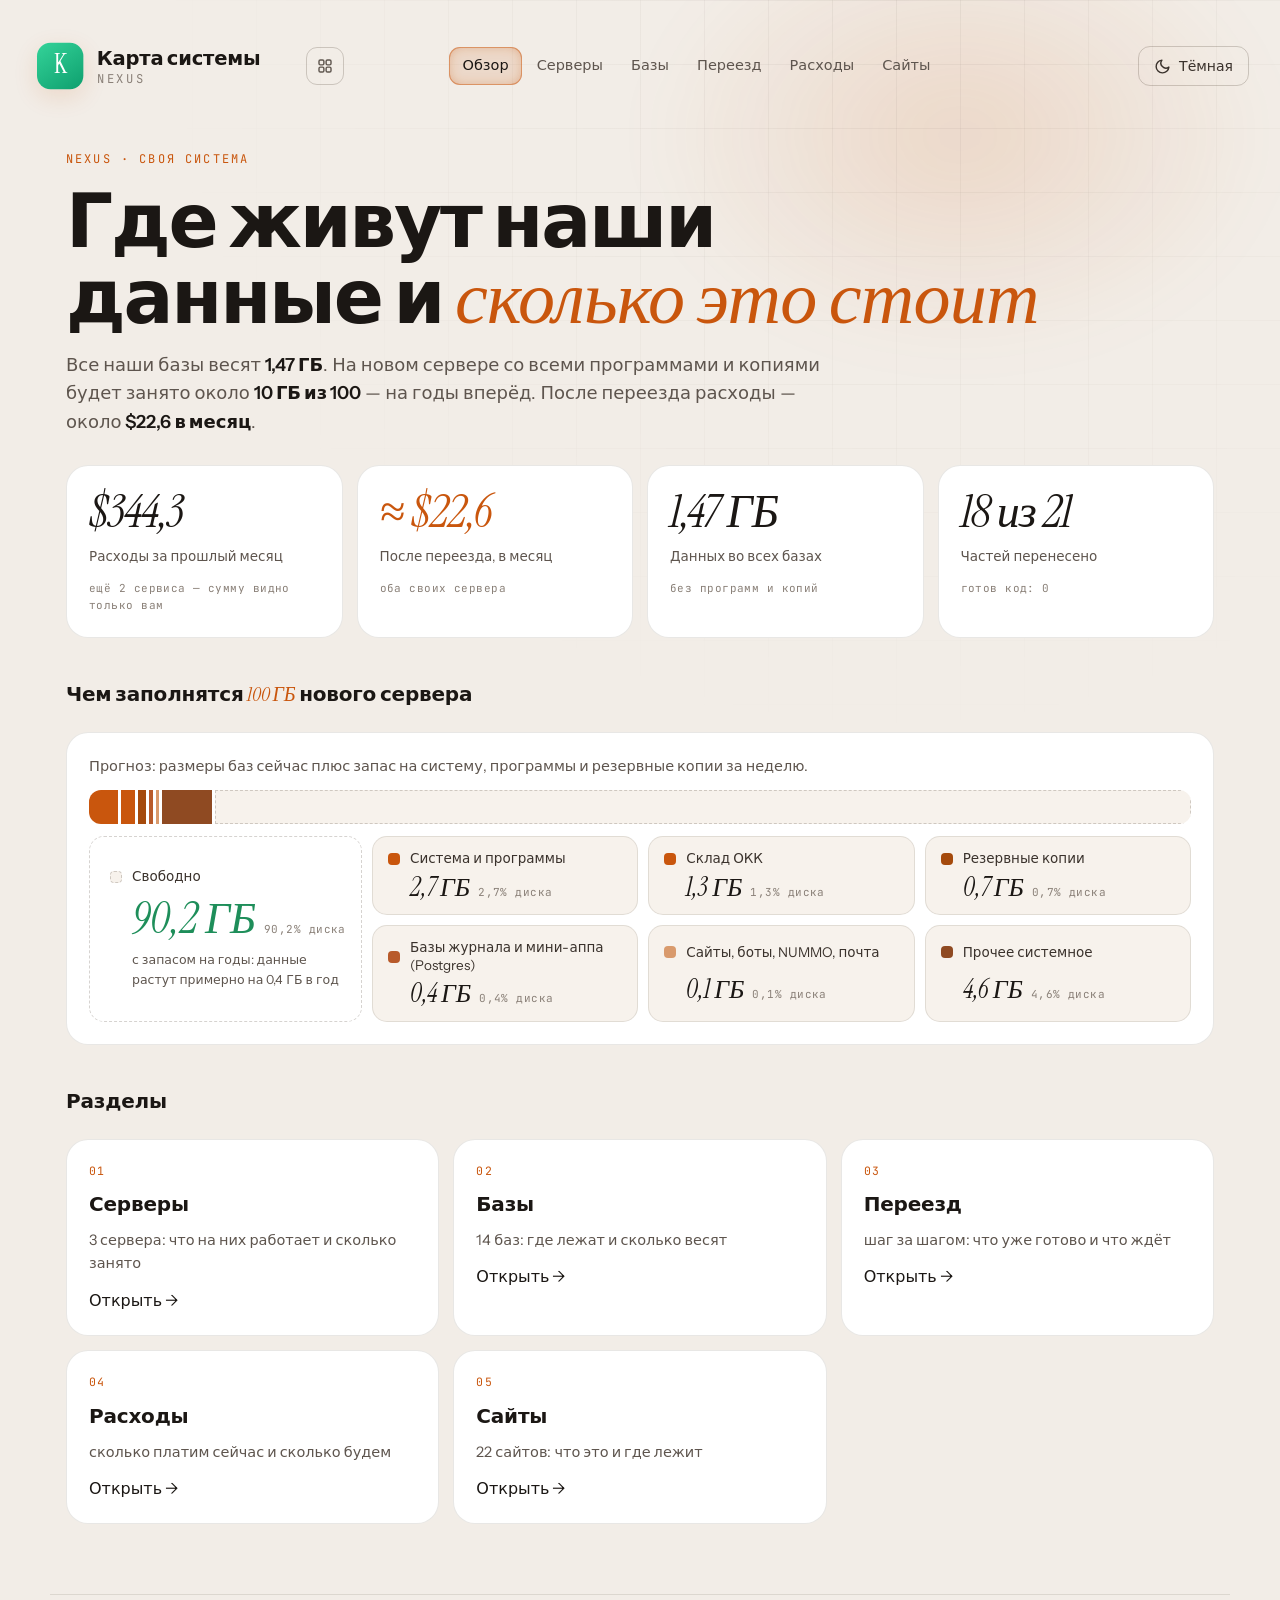
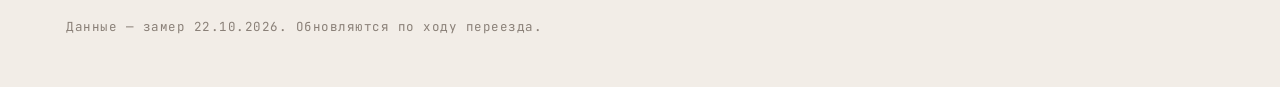
<file: karta/index.html>
<!doctype html>
<html lang="ru" data-servis="karta">
<head>
<meta charset="utf-8">
<meta name="viewport" content="width=device-width,initial-scale=1,viewport-fit=cover">
<meta name="robots" content="noindex,nofollow">
<title>Карта системы Nexus</title>
<!-- свой значок страницы — на вкладке и в доке, чтобы не путать с другими (26.10) -->
<link rel="icon" type="image/png" sizes="32x32" href="/assets/karta/favicon-32.png">
<link rel="icon" type="image/png" sizes="64x64" href="/assets/karta/favicon-64.png">
<link rel="apple-touch-icon" href="/assets/karta/apple-touch-icon.png">
<link rel="manifest" href="/assets/karta/manifest.webmanifest">
<meta name="apple-mobile-web-app-title" content="Карта">
<link rel="preconnect" href="https://fonts.googleapis.com">
<link rel="preconnect" href="https://fonts.gstatic.com" crossorigin>
<link rel="stylesheet" href="https://fonts.googleapis.com/css2?family=Instrument+Sans:wght@400;500;600;700&family=Instrument+Serif:ital@0;1&family=JetBrains+Mono:wght@400;500&display=swap">
<script>try{var t=localStorage.getItem('km-theme');if(t)document.documentElement.dataset.theme=t}catch(e){}</script>
<style>
/* Карта системы Nexus. Стиль — как у сайта юриста KANGS, конкурса и резюме.
   Многостраничная без перезагрузок: шапка живёт постоянно, при переходе мягко сменяется только содержимое
   (View Transitions, как у юриста). Данные — data/*.json рядом со страницей. */
:root{
  --ff:'Instrument Sans',system-ui,-apple-system,'Segoe UI',sans-serif;
  --fs:'Instrument Serif',Georgia,serif;
  --fm:'JetBrains Mono',ui-monospace,monospace;
  --ez:cubic-bezier(.22,.8,.24,1);
  --bg:#12100E;--bg2:#181512;--tx:#F4EFEA;--tx1:#E1D9D2;--tx2:#B9AFA6;--tx3:#857B73;
  --or:#E26612;--or2:#F2853A;--gold:#F6B46A;
  --ln:rgba(255,236,220,.09);--ln2:rgba(255,236,220,.16);--card:rgba(255,240,228,.035);--card2:rgba(255,240,228,.06);
  --glow:rgba(226,102,18,.22);--glass:rgba(20,17,15,.88);--hov:rgba(255,255,255,.06);
  --ok:#3ECF8E;--warn:#F6B46A;--bad:#F0607A;--mut:#857B73;
  color-scheme:dark;
}
@media (prefers-color-scheme: light){:root:not([data-theme="dark"]){
  --bg:#F2EDE7;--bg2:#FAF7F3;--tx:#1B1714;--tx1:#3A322C;--tx2:#5E554E;--tx3:#8A8078;
  --or:#C9560D;--or2:#C9560D;--gold:#A54A0C;
  --ln:rgba(52,36,24,.11);--ln2:rgba(52,36,24,.2);--card:#FFFFFF;--card2:#F7F2EC;
  --glow:rgba(201,86,13,.14);--glass:rgba(250,247,243,.9);--hov:rgba(52,36,24,.06);
  --ok:#1E8E5A;--warn:#A86A10;--bad:#C2284A;--mut:#8A8078;
  color-scheme:light;
}}
:root[data-theme="light"]{
  --bg:#F2EDE7;--bg2:#FAF7F3;--tx:#1B1714;--tx1:#3A322C;--tx2:#5E554E;--tx3:#8A8078;
  --or:#C9560D;--or2:#C9560D;--gold:#A54A0C;
  --ln:rgba(52,36,24,.11);--ln2:rgba(52,36,24,.2);--card:#FFFFFF;--card2:#F7F2EC;
  --glow:rgba(201,86,13,.14);--glass:rgba(250,247,243,.9);--hov:rgba(52,36,24,.06);
  --ok:#1E8E5A;--warn:#A86A10;--bad:#C2284A;--mut:#8A8078;
  color-scheme:light;
}
:root[data-theme="dark"]{
  --bg:#12100E;--bg2:#181512;--tx:#F4EFEA;--tx1:#E1D9D2;--tx2:#B9AFA6;--tx3:#857B73;
  --or:#E26612;--or2:#F2853A;--gold:#F6B46A;
  --ln:rgba(255,236,220,.09);--ln2:rgba(255,236,220,.16);--card:rgba(255,240,228,.035);--card2:rgba(255,240,228,.06);
  --glow:rgba(226,102,18,.22);--glass:rgba(20,17,15,.88);--hov:rgba(255,255,255,.06);
  --ok:#3ECF8E;--warn:#F6B46A;--bad:#F0607A;--mut:#857B73;
  color-scheme:dark;
}
*{box-sizing:border-box}
html{scroll-padding-top:110px}
body{margin:0;background:var(--bg);color:var(--tx);font-family:var(--ff);font-size:16px;line-height:1.6;-webkit-font-smoothing:antialiased;overflow-x:hidden;transition:background-color .4s,color .4s}
a{color:inherit;text-decoration:none}
button{font:inherit;color:inherit}
::selection{background:var(--or);color:#fff}
[hidden]{display:none!important}
:focus-visible{outline:2px solid var(--or2);outline-offset:2px;border-radius:10px}

.aura{position:fixed;inset:-20vh -10vw auto auto;width:70vw;height:70vh;background:radial-gradient(closest-side,var(--glow),transparent 70%);filter:blur(30px);pointer-events:none;z-index:0}
.grid{position:fixed;inset:0;pointer-events:none;z-index:0;background-image:linear-gradient(var(--ln) 1px,transparent 1px),linear-gradient(90deg,var(--ln) 1px,transparent 1px);background-size:64px 64px;-webkit-mask-image:radial-gradient(ellipse at 70% 0%,#000 0%,transparent 60%);mask-image:radial-gradient(ellipse at 70% 0%,#000 0%,transparent 60%);opacity:.5}
@media (prefers-reduced-motion:no-preference){.aura{animation:drift 18s ease-in-out infinite alternate}@keyframes drift{to{transform:translate3d(-6vw,6vh,0) scale(1.08)}}}

/* ═════ шапка: наверху крупная и прозрачная, при прокрутке плавно ужимается в стеклянную плашку (--k 0→1) — как у юриста ═════ */
.s-nav{--k:0;position:fixed;z-index:30;left:0;right:0;margin:0 auto;
  top:calc(env(safe-area-inset-top,0px) + 20px - 6px * var(--k));height:calc(92px - 28px * var(--k));width:min(calc(1240px - 80px * var(--k)),calc(100% - 32px));
  display:flex;align-items:center;gap:16px;padding:0 10px 0 16px;border-radius:18px;border:1px solid transparent;
  transition:top .5s var(--ez),height .5s var(--ez),width .5s var(--ez),border-color .45s ease-out;view-transition-name:head}
.s-nav::before{content:"";position:absolute;inset:-1px;z-index:-1;border-radius:inherit;pointer-events:none;border:1px solid var(--ln);
  background:var(--glass);-webkit-backdrop-filter:blur(16px) saturate(160%);backdrop-filter:blur(16px) saturate(160%);box-shadow:0 12px 40px rgba(0,0,0,.28);
  opacity:0;visibility:hidden;transition:opacity .45s ease-out,visibility 0s .45s}
.s-nav.compact::before{opacity:1;visibility:visible;transition:opacity .45s ease-out,visibility 0s}
/* под плашкой при прокрутке — сплошная полоса фона от верха экрана: текст не просвечивает над шапкой и под ней (26.10, как в отчёте) */
.s-nav::after{content:"";position:fixed;left:0;right:0;top:0;height:calc(env(safe-area-inset-top,0px) + 88px);z-index:-2;pointer-events:none;background:linear-gradient(var(--bg) calc(100% - 4px),transparent);opacity:0;visibility:hidden;transition:opacity .3s ease-out,visibility 0s .3s}
.s-nav.compact::after{opacity:1;visibility:visible;transition:opacity .3s ease-out,visibility 0s}
.brand{display:flex;align-items:center;gap:11px;flex:none;transform:scale(calc(1.22 - .22 * var(--k)));transform-origin:0 50%;margin-right:calc(40px * (1 - var(--k)));transition:transform .5s var(--ez),margin .5s var(--ez);border-radius:12px}
.brand .mk{display:grid;place-items:center;width:38px;height:38px;border-radius:11px;background:linear-gradient(145deg,var(--or2),var(--or));color:#fff;font-family:var(--fs);font-size:21px;box-shadow:0 6px 20px var(--glow)}
.brand .wm{display:flex;flex-direction:column;line-height:1}
.brand .wm b{font-weight:600;font-size:16px;letter-spacing:-.01em}
.brand .wm small{font-family:var(--fm);font-size:10px;letter-spacing:.2em;color:var(--tx3);margin-top:5px}
.s-nav nav{position:relative;display:flex;gap:2px;margin:0 auto}
.s-nav nav a{position:relative;z-index:1;display:inline-flex;align-items:center;height:38px;padding:0 13px;border-radius:11px;font-size:14.5px;color:var(--tx2);transition:color .2s,background-color .25s var(--ez)}
.s-nav nav a:hover{color:var(--tx);background:var(--hov)}
.s-nav nav a.on{color:var(--tx)}
.s-ind{position:absolute;top:0;height:38px;border-radius:11px;background:color-mix(in srgb,var(--or) 13%,transparent);box-shadow:inset 0 0 0 1px color-mix(in srgb,var(--or2) 45%,transparent),inset 0 0 16px -6px color-mix(in srgb,var(--or2) 70%,transparent);transition:left .45s var(--ez),width .45s var(--ez),opacity .3s;pointer-events:none}
.s-nav-r{display:flex;gap:8px;align-items:center;margin-left:auto}
.btn{display:inline-flex;align-items:center;gap:8px;height:40px;padding:0 15px;border-radius:12px;border:1px solid var(--ln2);background:transparent;font-size:14px;font-weight:500;color:var(--tx1);cursor:pointer;
  transition:background-color .25s var(--ez),border-color .25s var(--ez),color .2s,box-shadow .25s var(--ez),transform .2s var(--ez)}
.btn:hover{color:var(--tx);border-color:color-mix(in srgb,var(--or2) 60%,transparent);background:color-mix(in srgb,var(--or) 12%,transparent);box-shadow:0 0 0 4px color-mix(in srgb,var(--or) 10%,transparent)}
.btn:active{transform:translateY(1px)}
.btn svg{width:17px;height:17px}
.burger{display:none;width:40px;padding:0;justify-content:center}
.m-menu{position:fixed;z-index:29;left:12px;right:12px;top:calc(env(safe-area-inset-top,0px) + 86px);border-radius:18px;border:1px solid var(--ln);background:var(--glass);-webkit-backdrop-filter:blur(16px);backdrop-filter:blur(16px);padding:8px;display:grid;gap:2px;
  opacity:0;transform:translateY(-8px);pointer-events:none;transition:opacity .3s,transform .35s var(--ez)}
.m-menu.open{opacity:1;transform:none;pointer-events:auto}
.m-menu a{display:flex;justify-content:space-between;padding:12px 14px;border-radius:12px;color:var(--tx1);transition:background-color .2s}
.m-menu a:hover,.m-menu a.on{background:var(--hov);color:var(--tx)}
.m-menu a span{color:var(--or2)}
@media (max-width:900px){.s-nav nav{display:none}.burger{display:inline-flex}}
@media (max-width:560px){.s-nav{width:calc(100% - 24px);top:calc(env(safe-area-inset-top,0px) + 10px);height:calc(70px - 10px * var(--k));padding:0 8px 0 10px}.brand{transform:none;margin-right:0}.btn .tl{display:none}.theme{width:40px;padding:0;justify-content:center}}

/* ═════ разделы-страницы ═════ */
.wrap{position:relative;z-index:1;max-width:1180px;margin:0 auto;padding-left:max(16px,env(safe-area-inset-left,0px));padding-right:max(16px,env(safe-area-inset-right,0px))}
main{padding-top:150px;padding-bottom:40px;outline:none}
@media (max-width:560px){main{padding-top:104px}}
.view{display:grid;gap:22px}
.kicker{font-family:var(--fm);font-size:12px;letter-spacing:.18em;text-transform:uppercase;color:var(--or2)}
h1{font-size:clamp(38px,6.4vw,74px);line-height:1.03;letter-spacing:-.03em;font-weight:600;margin:0;text-wrap:balance}
h1 .serif,h2 .serif{color:var(--or2)}
.serif{font-family:var(--fs);font-style:italic;font-weight:400;letter-spacing:-.01em}
.lead{color:var(--tx2);font-size:18px;max-width:64ch;margin:0}
.lead b{color:var(--tx);font-weight:600}
.head-blk{display:grid;gap:14px;padding-bottom:6px}
h2{font-size:clamp(32px,4.6vw,52px);line-height:1.06;letter-spacing:-.025em;font-weight:600;margin:0;text-wrap:balance}
h3.sub{font-size:20px;font-weight:600;margin:18px 0 0;letter-spacing:-.01em}

.cards{display:grid;grid-template-columns:repeat(auto-fit,minmax(min(100%,300px),1fr));gap:14px}
.card{position:relative;border:1px solid var(--ln);background:var(--card);border-radius:22px;padding:22px;min-width:0;display:grid;gap:12px;align-content:start;overflow:hidden;
  transition:border-color .3s var(--ez),transform .3s var(--ez),box-shadow .3s var(--ez),background-color .3s}
.card::after{content:"";position:absolute;inset:0;pointer-events:none;opacity:0;transition:opacity .3s;background:radial-gradient(420px circle at var(--mx,50%) var(--my,0%),color-mix(in srgb,var(--or) 14%,transparent),transparent 60%)}
.card:hover{border-color:color-mix(in srgb,var(--or2) 45%,transparent);transform:translateY(-2px);box-shadow:0 18px 40px -22px var(--glow)}
.card:hover::after{opacity:1}
a.card{cursor:pointer}
.card .n{font-family:var(--fm);font-size:11.5px;color:var(--or2);letter-spacing:.12em;text-transform:uppercase}
.card h3,.card h4{margin:0;font-size:20px;letter-spacing:-.01em;font-weight:600;line-height:1.25}
.card p{margin:0;color:var(--tx2);font-size:14.5px}
/* базы: ряды карточек выровнены по строкам (subgrid) — полоска размера на одном уровне, даже если название в две строки */
#bz>.card{grid-row:span 5;grid-template-rows:subgrid}
#bz>.card .szbar{align-self:center}
/* подробности базы прячутся под кнопку и выпадают поверх, не меняя размер карточки */
#bz>.card{overflow:visible}
#bz>.card h4{min-height:2.5em}
#bz>.card::after{border-radius:inherit}
#bz>.card.is-open{z-index:6}
.more{position:relative;justify-self:start}
.more-btn,.srv-btn{display:inline-flex;align-items:center;gap:7px;height:34px;padding:0 12px;border-radius:10px;border:1px solid var(--ln2);background:transparent;font-size:13px;font-weight:500;color:var(--tx2);cursor:pointer;
  transition:background-color .25s var(--ez),border-color .25s var(--ez),color .2s,box-shadow .25s var(--ez)}
.more-btn:hover,.more-btn[aria-expanded="true"],.srv-btn:hover,.srv-btn[aria-expanded="true"]{color:var(--tx);border-color:color-mix(in srgb,var(--or2) 60%,transparent);background:color-mix(in srgb,var(--or) 12%,transparent);box-shadow:0 0 0 4px color-mix(in srgb,var(--or) 10%,transparent)}
.more-btn svg,.srv-btn svg{width:14px;height:14px;transition:transform .3s var(--ez)}
.more-btn[aria-expanded="true"] svg,.srv-btn[aria-expanded="true"] svg{transform:rotate(180deg)}
.more-pop{position:absolute;left:0;top:calc(100% + 8px);width:min(340px,calc(100vw - 48px));z-index:7;padding:16px 18px;border-radius:16px;border:1px solid var(--ln2);background:var(--glass);
  -webkit-backdrop-filter:blur(16px) saturate(150%);backdrop-filter:blur(16px) saturate(150%);box-shadow:0 18px 50px -12px rgba(0,0,0,.45);
  opacity:0;transform:translateY(-6px) scale(.98);transform-origin:20px 0;visibility:hidden;transition:opacity .25s ease-out,transform .3s var(--ez),visibility 0s .3s}
.more-pop.open{opacity:1;transform:none;visibility:visible;transition:opacity .25s ease-out,transform .3s var(--ez),visibility 0s}
.cards.tiles{grid-template-columns:repeat(auto-fit,minmax(min(100%,200px),1fr))}
.acts{display:flex;gap:8px;flex-wrap:wrap}
.top-row{display:flex;justify-content:space-between;align-items:center;gap:10px;flex-wrap:wrap}

.stats{display:grid;grid-template-columns:repeat(auto-fit,minmax(min(100%,220px),1fr));gap:14px}
.stat b{display:block;font-family:var(--fs);font-style:italic;font-weight:400;font-size:46px;line-height:1;letter-spacing:-.02em;font-variant-numeric:tabular-nums}
.stat span{font-size:13.5px;color:var(--tx2)}
.stat small{font-family:var(--fm);font-size:11px;color:var(--tx3);letter-spacing:.04em}
.stat.or b{color:var(--or2)}

.specs{display:flex;flex-wrap:wrap;gap:6px}
.specs span{font-size:12px;font-family:var(--fm);color:var(--tx1);padding:5px 9px;border-radius:8px;background:var(--card2);border:1px solid var(--ln);font-variant-numeric:tabular-nums}
.meter{height:10px;border-radius:999px;background:var(--card2);border:1px solid var(--ln);overflow:hidden}
.meter i{display:block;height:100%;border-radius:999px;background:linear-gradient(90deg,var(--or),var(--or2));transition:width .9s var(--ez)}
.row{display:flex;justify-content:space-between;gap:12px;font-size:14px;color:var(--tx2);flex-wrap:wrap}
.row b{color:var(--tx);font-weight:600;font-variant-numeric:tabular-nums}
.dl{display:grid;gap:8px;font-size:14px;margin:0}
.dl div{display:grid;grid-template-columns:6.5rem 1fr;gap:10px}
.dl dt{font-family:var(--fm);font-size:11px;letter-spacing:.08em;text-transform:uppercase;color:var(--tx3);padding-top:3px}
.dl dd{margin:0;color:var(--tx1)}
/* серверы — небольшие карточки (26.10, владелец): сверху место и значок «Работает» всегда в одном месте, название
   в одну строку; «Подробнее» раскрывает только свою карточку (где, что работает, цена, дальше), соседние не растягиваются */
#srv{align-items:start}
#srv .srv-btn{justify-self:center;width:auto}   /* кнопка по размеру текста и по центру (владелец) */
#srv .top-row{flex-wrap:nowrap}#srv .top-row .n{min-width:0;white-space:nowrap;overflow:hidden;text-overflow:ellipsis}#srv .top-row .chip{flex:none}
#srv h3{white-space:nowrap;overflow:hidden;text-overflow:ellipsis}
.srv-det{display:none;padding-top:4px;border-top:1px solid var(--ln)}.srv-det.open{display:grid;gap:12px}
.srv-list{margin:0;padding:0;list-style:none;display:grid;gap:5px}
.srv-list li{position:relative;padding-left:14px;line-height:1.45}
.srv-list li::before{content:"";position:absolute;left:2px;top:.62em;width:5px;height:5px;border-radius:50%;background:var(--or2);opacity:.75}
.chip{display:inline-flex;align-items:center;gap:6px;font-family:var(--fm);font-size:11px;letter-spacing:.1em;text-transform:uppercase;padding:4px 9px;border-radius:999px;border:1px solid color-mix(in srgb,currentColor 40%,transparent);white-space:nowrap}
.chip::before{content:"";width:6px;height:6px;border-radius:50%;background:currentColor}
.c-ok{color:var(--ok)}.c-warn{color:var(--warn)}.c-bad{color:var(--bad)}.c-mut{color:var(--mut)}.c-or{color:var(--or2)}

.stack{display:flex;height:34px;border-radius:12px;overflow:hidden;gap:3px}
.stack i{display:block;height:100%;min-width:3px}
.legend{display:grid;grid-template-columns:minmax(0,1fr) minmax(0,3fr);gap:10px}
.lg-parts{display:grid;grid-template-columns:repeat(3,minmax(0,1fr));gap:10px}
.lg.free{align-content:center;gap:10px 10px;padding:20px}
.lg.free .vl strong{font-size:44px}
.lg.free .hint{grid-column:2;font-size:12.5px;color:var(--tx2)}
@media (max-width:860px){.legend{grid-template-columns:1fr}.lg-parts{grid-template-columns:repeat(2,minmax(0,1fr))}}
@media (max-width:420px){.lg-parts{grid-template-columns:1fr}}
.lg{display:grid;grid-template-columns:12px 1fr;align-items:center;gap:6px 10px;padding:13px 15px;border-radius:15px;border:1px solid var(--ln);background:var(--card2);min-width:0;transition:border-color .25s var(--ez),transform .25s var(--ez)}
.lg:hover{border-color:color-mix(in srgb,var(--or2) 45%,transparent);transform:translateY(-1px)}
.lg.free{background:transparent;border-style:dashed;border-color:var(--ln2)}
.lg b{width:12px;height:12px;border-radius:4px}
.lg .nm{font-size:13.5px;color:var(--tx1);line-height:1.3}
.lg .vl{grid-column:2;display:flex;align-items:baseline;gap:8px;white-space:nowrap}
.lg .vl strong{font-family:var(--fs);font-style:italic;font-weight:400;font-size:26px;line-height:1;color:var(--tx);font-variant-numeric:tabular-nums}
.lg .vl small{font-family:var(--fm);font-size:11px;color:var(--tx3);letter-spacing:.04em}
.lg.free .vl strong{color:var(--ok)}

.big{font-family:var(--fs);font-style:italic;font-weight:400;font-size:34px;line-height:1;font-variant-numeric:tabular-nums;color:var(--tx)}
.big.or{color:var(--or2)}
.szbar{height:6px;border-radius:999px;background:var(--card2);overflow:hidden}
.szbar i{display:block;height:100%;border-radius:999px;background:linear-gradient(90deg,var(--or),var(--or2))}
.unk{color:var(--warn);font-family:var(--fm);font-size:12px;letter-spacing:.08em;text-transform:uppercase}
.money{display:grid;grid-template-columns:1fr auto auto;gap:6px 22px;align-items:center}
.money .lbl{font-family:var(--fm);font-size:10.5px;letter-spacing:.1em;text-transform:uppercase;color:var(--tx3);text-align:right}
.money .v{text-align:right;font-variant-numeric:tabular-nums;font-weight:600;font-size:17px}
.money .v.after{color:var(--or2)}
@media (max-width:520px){.money{grid-template-columns:1fr auto}.money .nm{grid-column:1/-1}}

.steps{display:grid;gap:12px}
.step{grid-template-columns:3.2rem 1fr auto;align-items:center;gap:16px}
.step .no{font-family:var(--fs);font-style:italic;font-size:38px;line-height:1;color:var(--or2)}
.step .from{font-family:var(--fm);font-size:11px;color:var(--tx3);letter-spacing:.06em}
@media (max-width:560px){.step{grid-template-columns:2.4rem 1fr}.step .chip{grid-column:2;justify-self:start}}

.site-url{font-family:var(--fm);font-size:12.5px;color:var(--or2);word-break:break-all}
.site .go{display:inline-flex;align-items:center;gap:6px;font-size:13.5px;font-weight:500;color:var(--tx1);transition:gap .25s var(--ez),color .2s}
.site:hover .go{gap:10px;color:var(--or2)}

.err{border:1px solid color-mix(in srgb,var(--bad) 40%,transparent);color:var(--bad);border-radius:16px;padding:14px 16px;font-size:14px}
footer{position:relative;z-index:1;padding-block:30px 50px;color:var(--tx3);font-size:12.5px;font-family:var(--fm);letter-spacing:.04em}
footer .wrap{border-top:1px solid var(--ln);padding-top:22px}

/* ═════ переход между разделами: шапка стоит, содержимое мягко сменяется (как у юриста) ═════ */
::view-transition-group(head),::view-transition-new(head){animation:none}
::view-transition-old(head){display:none}
::view-transition-old(root){animation:vtOut .22s cubic-bezier(.4,0,1,1) both}
::view-transition-new(root){animation:vtIn .5s var(--ez) .06s both}
@keyframes vtOut{to{opacity:0;transform:translateY(-10px)}}
@keyframes vtIn{from{opacity:0;transform:translateY(14px)}}
main.pg-out{opacity:0;transform:translateY(-8px);transition:opacity .16s ease-in,transform .16s ease-in}
main.pg-in{animation:vtIn .5s var(--ez) both}
@media (prefers-reduced-motion:reduce){::view-transition-old(root),::view-transition-new(root){animation:none}main.pg-in{animation:none}.s-nav,.brand,.card{transition:none}}
</style>
<link rel="stylesheet" href="/assets/servisy.css">
<script src="/assets/servisy.js" defer></script>
<script src="/assets/rovno.js" defer></script>
</head>
<body>
<div class="aura" aria-hidden="true"></div>
<div class="grid" aria-hidden="true"></div>

<header class="s-nav" id="head">
  <a class="brand" href="#obzor" data-go="obzor" aria-label="Карта системы — обзор"><span class="mk" style="background:linear-gradient(145deg,#34D399,#0E9F6E)">K</span><span class="wm"><b>Карта системы</b><small>NEXUS</small></span></a>
  <nav id="nav" aria-label="Разделы">
    <i class="s-ind" id="ind" style="opacity:0"></i>
    <a href="#obzor" data-go="obzor">Обзор</a>
    <a href="#servery" data-go="servery">Серверы</a>
    <a href="#bazy" data-go="bazy">Базы</a>
    <a href="#pereezd" data-go="pereezd">Переезд</a>
    <a href="#dengi" data-go="dengi">Расходы</a>
    <a href="#saity" data-go="saity">Сайты</a>
  </nav>
  <div class="s-nav-r">
    <button class="btn theme" id="theme" type="button" aria-label="Сменить тему"><svg viewBox="0 0 24 24" fill="none" stroke="currentColor" stroke-width="2" stroke-linecap="round" stroke-linejoin="round" aria-hidden="true"><path id="theme-ic" d="M21 12.8A9 9 0 1 1 11.2 3a7 7 0 0 0 9.8 9.8z"/></svg><span class="tl" id="theme-t">Светлая</span></button>
    <button class="btn burger" id="burger" type="button" aria-label="Открыть меню" aria-expanded="false" aria-controls="mmenu"><svg viewBox="0 0 24 24" fill="none" stroke="currentColor" stroke-width="2" stroke-linecap="round" aria-hidden="true"><path d="M4 7h16M4 12h16M4 17h16"/></svg></button>
  </div>
</header>
<nav class="m-menu" id="mmenu" aria-label="Разделы">
  <a href="#obzor" data-go="obzor">Обзор <span>→</span></a>
  <a href="#servery" data-go="servery">Серверы <span>→</span></a>
  <a href="#bazy" data-go="bazy">Базы <span>→</span></a>
  <a href="#pereezd" data-go="pereezd">Переезд <span>→</span></a>
  <a href="#dengi" data-go="dengi">Расходы <span>→</span></a>
  <a href="#saity" data-go="saity">Сайты <span>→</span></a>
</nav>

<main id="main" tabindex="-1">
  <div class="wrap">
    <div id="errbox"></div>

    <section class="view" data-view="obzor">
      <div class="head-blk">
        <div class="kicker">Nexus · своя система</div>
        <h1>Где живут наши данные и <span class="serif">сколько это стоит</span></h1>
        <p class="lead" id="lead">Серверы, базы, место, расходы, переезд на свой сервер и все наши сайты.</p>
      </div>
      <div class="stats">
        <div class="card stat"><b id="s-last">—</b><span>Расходы за прошлый месяц</span><small id="s-last-n">&nbsp;</small></div>
        <div class="card stat or"><b id="s-after">—</b><span>После переезда, в месяц</span><small>оба своих сервера</small></div>
        <div class="card stat"><b id="s-data">—</b><span>Данных во всех базах</span><small>без программ и копий</small></div>
        <div class="card stat"><b id="s-move">—</b><span>Частей перенесено</span><small id="s-move-n">&nbsp;</small></div>
      </div>
      <h3 class="sub">Чем заполнятся <span class="serif" style="color:var(--or2)">100 ГБ</span> нового сервера</h3>
      <div class="card">
        <p>Прогноз: размеры баз сейчас плюс запас на систему, программы и резервные копии за неделю.</p>
        <div class="stack" id="stack"></div>
        <div class="legend" id="legend"></div>
      </div>
      <h3 class="sub">Разделы</h3>
      <div class="cards tiles" id="tiles"></div>
    </section>

    <section class="view" data-view="servery" hidden>
      <div class="head-blk"><div class="kicker">01 · Железо</div><h2>Серверы</h2><p class="lead">Ядра, память и диск — по замеру на самих серверах.</p></div>
      <div class="cards" id="srv"></div>
    </section>

    <section class="view" data-view="bazy" hidden>
      <div class="head-blk"><div class="kicker">02 · Данные</div><h2>Базы <span class="serif">данных</span></h2><p class="lead">Каждая база — отдельной карточкой: где лежит, сколько весит, как растёт и на каком шаге переезда её переносим.</p>
        <div class="acts"><a class="btn" href="bazy/">Открыть базы на нашем сервере — как в Supabase <span aria-hidden="true">→</span></a></div></div>
      <div class="cards" id="bz"></div>
    </section>

    <section class="view" data-view="pereezd" hidden>
      <div class="head-blk"><div class="kicker">03 · План</div><h2>Переезд <span class="serif">по шагам</span></h2><p class="lead">Порядок — от того, что дороже всего стоит, к тому, от чего считается зарплата.</p></div>
      <div class="steps" id="steps"></div>
    </section>

    <section class="view" data-view="dengi" hidden>
      <div class="head-blk"><div class="kicker">04 · Деньги</div><h2>Расходы, <span class="serif">$ в месяц</span></h2><p class="lead">«Не знаем» — сумма видна только в вашем кабинете; в итог она не входит.</p></div>
      <div class="cards" style="grid-template-columns:1fr" id="money"></div>
    </section>

    <section class="view" data-view="saity" hidden>
      <div class="head-blk"><div class="kicker">05 · Сайты</div><h2>Наши <span class="serif">сайты</span></h2><p class="lead">Что лежит на нашем домене nexusnova.app и что ещё на временных адресах — с объяснением, что это за сайт.</p></div>
      <h3 class="sub">На нашем домене · nexusnova.app</h3>
      <div class="cards" id="st-domain"></div>
      <h3 class="sub">Ещё на временных адресах — переведём на домен</h3>
      <div class="cards" id="st-temp"></div>
    </section>
  </div>
</main>

<footer><div class="wrap" id="foot">Данные — замер 22.10.2026. Обновляются по ходу переезда.</div></footer>

<script>
(() => {
  const $ = (s, r = document) => r.querySelector(s), $$ = (s, r = document) => [...r.querySelectorAll(s)];
  const reduce = matchMedia('(prefers-reduced-motion: reduce)').matches;
  const num = (x, d = 1) => Number(x).toLocaleString('ru-RU', { maximumFractionDigits: d });
  const usd = (x) => '$' + num(x, 1);
  const el = (tag, cls, text) => { const e = document.createElement(tag); if (cls) e.className = cls; if (text != null) e.textContent = text; return e; };
  const yader = (n) => n + (n % 10 === 1 && n % 100 !== 11 ? ' ядро' : [2, 3, 4].includes(n % 10) && ![12, 13, 14].includes(n % 100) ? ' ядра' : ' ядер');
  const stCls = (s) => ({ 'готово': 'c-ok', 'работает': 'c-ok', 'код готов': 'c-ok', 'идёт': 'c-warn', 'ждёт владельца': 'c-warn', 'не куплен': 'c-warn', 'оплачивается': 'c-warn' }[s] || 'c-mut');
  const chip = (s, cls) => el('span', 'chip ' + (cls || stCls(s)), s);
  const palette = ['var(--or)', 'var(--or2)', 'var(--gold)', '#B85A2A', '#D99A6C', '#8F4A22', '#C47B4A'];
  const head = $('#head'), nav = $('#nav'), ind = $('#ind'), main = $('#main');

  /* ── тема ── */
  const cur = () => document.documentElement.dataset.theme || (matchMedia('(prefers-color-scheme: light)').matches ? 'light' : 'dark');
  const MOON = 'M21 12.8A9 9 0 1 1 11.2 3a7 7 0 0 0 9.8 9.8z', SUN = 'M12 3v2M12 19v2M4.2 4.2l1.4 1.4M18.4 18.4l1.4 1.4M3 12h2M19 12h2M4.2 19.8l1.4-1.4M18.4 5.6l1.4-1.4M12 8a4 4 0 1 0 0 8 4 4 0 0 0 0-8z';
  const themeUi = () => { const d = cur() === 'dark'; $('#theme-t').textContent = d ? 'Светлая' : 'Тёмная'; $('#theme-ic').setAttribute('d', d ? SUN : MOON); };
  themeUi();
  $('#theme').addEventListener('click', () => {
    const n = cur() === 'dark' ? 'light' : 'dark';
    const set = () => { document.documentElement.dataset.theme = n; themeUi(); };
    if (document.startViewTransition && !reduce) document.startViewTransition(set); else set();
    try { localStorage.setItem('km-theme', n); } catch (_) {}
  });

  /* ── шапка: переключается между «большой» и «компактной» на пороге (с запасом), сам переход делает CSS ── */
  let compact = null, tick = false;
  const onScroll = () => { const y = scrollY, c = compact ? y > 8 : y > 24; if (c !== compact) { compact = c; head.classList.toggle('compact', c); head.style.setProperty('--k', c ? 1 : 0); } };
  addEventListener('scroll', () => { if (tick) return; tick = true; requestAnimationFrame(() => { tick = false; onScroll(); }); }, { passive: true });
  onScroll();

  /* ── подсветка активного раздела переезжает к пункту меню ── */
  let key = '';
  const placeInd = () => {
    const a = key && $(`a[data-go="${key}"]`, nav);
    if (!a || !a.getClientRects().length) { ind.style.opacity = 0; return; }
    const r = a.getBoundingClientRect(), n = nav.getBoundingClientRect();
    ind.style.left = (r.left - n.left) + 'px'; ind.style.width = r.width + 'px'; ind.style.top = (r.top - n.top) + 'px'; ind.style.height = r.height + 'px'; ind.style.opacity = 1;
  };
  new ResizeObserver(placeInd).observe(nav);
  head.addEventListener('transitionend', (e) => { if (e.target === head) placeInd(); });
  const setNav = (k) => { key = k; $$('[data-go]').forEach((a) => { const on = a.dataset.go === k && !a.classList.contains('brand'); a.classList.toggle('on', on); if (on) a.setAttribute('aria-current', 'page'); else a.removeAttribute('aria-current'); }); placeInd(); };

  /* ── мобильное меню ── */
  const mm = $('#mmenu'), burger = $('#burger');
  const closeMenu = () => { mm.classList.remove('open'); burger.setAttribute('aria-expanded', 'false'); };
  burger.addEventListener('click', (e) => { e.stopPropagation(); const o = mm.classList.toggle('open'); burger.setAttribute('aria-expanded', o); });
  document.addEventListener('click', (e) => { if (!e.target.closest('#mmenu,#burger')) closeMenu(); });
  addEventListener('keydown', (e) => { if (e.key === 'Escape') closeMenu(); });

  /* ── разделы как отдельные страницы, без перезагрузки ── */
  const VIEWS = ['obzor', 'servery', 'bazy', 'pereezd', 'dengi', 'saity'];
  const TITLES = { obzor: 'Обзор', servery: 'Серверы', bazy: 'Базы', pereezd: 'Переезд', dengi: 'Расходы', saity: 'Сайты' };
  let view = '';
  const show = (v) => {
    $$('.view').forEach((s) => { s.hidden = s.dataset.view !== v; });
    document.title = (v === 'obzor' ? '' : TITLES[v] + ' · ') + 'Карта системы Nexus';
    view = v; setNav(v); scrollTo({ top: 0, behavior: 'instant' }); onScroll();
  };
  const go = async (v, push) => {
    if (!VIEWS.includes(v)) v = 'obzor';
    closeMenu();
    if (v === view) { scrollTo({ top: 0, behavior: reduce ? 'auto' : 'smooth' }); return; }
    if (push) history.pushState({ v }, '', '#' + v);
    if (!view) { show(v); return; }
    if (document.startViewTransition && !reduce) {
      const t = document.startViewTransition(() => show(v));
      t.ready.catch(() => {}); t.finished.catch(() => {});
      const guard = setTimeout(() => t.skipTransition(), 450);
      await t.updateCallbackDone.catch(() => {}); clearTimeout(guard);
    } else {
      main.classList.add('pg-out'); await new Promise((r) => setTimeout(r, 160)); show(v);
      main.classList.remove('pg-out'); main.classList.add('pg-in'); setTimeout(() => main.classList.remove('pg-in'), 600);
    }
    main.focus({ preventScroll: true });
  };
  document.addEventListener('click', (e) => {
    const a = e.target.closest('a[data-go]'); if (!a || e.metaKey || e.ctrlKey || e.shiftKey || e.button !== 0) return;
    e.preventDefault(); go(a.dataset.go, true);
  });
  addEventListener('popstate', () => go(location.hash.slice(1), false));
  go(location.hash.slice(1), false);

  /* ── свет под курсором на карточках ── */
  let spot = null;
  document.addEventListener('pointermove', (e) => {
    if (e.pointerType !== 'mouse') return;
    if (!spot) requestAnimationFrame(() => { const ev = spot; spot = null; const c = ev.target.closest && ev.target.closest('.card'); if (!c) return; const r = c.getBoundingClientRect(); c.style.setProperty('--mx', ev.clientX - r.left + 'px'); c.style.setProperty('--my', ev.clientY - r.top + 'px'); });
    spot = e;
  }, { passive: true });

  /* ── «Подробнее» в карточках баз: открыта одна, закрывается кликом мимо и Esc ── */
  const closeMore = (except) => $$('.more-btn[aria-expanded="true"]').forEach((b) => { if (b === except) return; b.setAttribute('aria-expanded', 'false'); b.nextElementSibling.classList.remove('open'); b.closest('.card').classList.remove('is-open'); });
  document.addEventListener('click', (e) => {
    const b = e.target.closest('[data-more]');
    if (b) { const open = b.getAttribute('aria-expanded') !== 'true'; closeMore(b); b.setAttribute('aria-expanded', String(open)); b.nextElementSibling.classList.toggle('open', open); b.closest('.card').classList.toggle('is-open', open); return; }
    if (!e.target.closest('.more-pop')) closeMore();
  });
  addEventListener('keydown', (e) => { if (e.key === 'Escape') closeMore(); });

  // «Подробнее» у карточки сервера — раскрывает только её
  document.addEventListener('click', (e) => {
    const b = e.target.closest && e.target.closest('[data-srv]'); if (!b) return;
    const open = b.getAttribute('aria-expanded') !== 'true';
    b.setAttribute('aria-expanded', String(open)); b.closest('.card').querySelector('.srv-det').classList.toggle('open', open);
    b.firstChild.textContent = open ? 'Свернуть ' : 'Подробнее ';
  });

  /* ── данные ── */
  const NAMES = { servery: 'серверы', bazy: 'базы', pereezd: 'шаги переезда', rashody: 'расходы', zapolnenie: 'прогноз места', saity: 'сайты' };
  const load = (n) => fetch('data/' + n + '.json', { cache: 'no-store' }).then((r) => { if (!r.ok) throw new Error(n); return r.json(); });
  const keys = Object.keys(NAMES);
  Promise.allSettled(keys.map(load)).then((res) => {
    const D = {}; const bad = [];
    res.forEach((r, i) => { if (r.status === 'fulfilled') D[keys[i]] = r.value; else bad.push(NAMES[keys[i]]); });
    if (bad.length) $('#errbox').append(el('div', 'err', 'Не загрузилось: ' + bad.join(', ') + '. Эти разделы пустые не потому, что данных нет, — их не удалось прочитать.'));
    const { servery, bazy, pereezd, rashody, zapolnenie, saity } = D;

    // обзор: плитки
    if (rashody) {
      const known = rashody.filter((r) => r.last_month != null), unk = rashody.length - known.length;
      $('#s-last').textContent = usd(known.reduce((s, r) => s + r.last_month, 0));
      $('#s-last-n').textContent = unk ? 'ещё ' + unk + ' сервиса — сумму видно только вам' : 'все суммы известны';
      $('#s-after').textContent = '≈ ' + usd(rashody.reduce((s, r) => s + (r.after || 0), 0));
    }
    if (bazy) $('#s-data').textContent = num(bazy.reduce((s, r) => s + r.size_mb, 0) / 1000, 2) + ' ГБ';
    if (pereezd) { const p = pereezd.filter((r) => r.step > 0); $('#s-move').textContent = p.filter((r) => r.status === 'готово').length + ' из ' + p.length; $('#s-move-n').textContent = 'готов код: ' + p.filter((r) => r.status === 'код готов').length; }

    // обзор: место на новом сервере
    if (zapolnenie && servery) {
      const disk = (servery.find((s) => s.id === 'new') || {}).disk_gb || 100, used = zapolnenie.reduce((s, r) => s + r.gb, 0);
      const parts = el('div', 'lg-parts'); let freeTile = null;
      zapolnenie.concat([{ part: 'Свободно', gb: Math.max(0, disk - used), free: true }]).forEach((p, i) => {
        const col = p.free ? 'var(--card2)' : palette[i % palette.length];
        const seg = el('i'); seg.style.flex = String(p.gb); seg.style.background = col; if (p.free) seg.style.border = '1px dashed var(--ln2)'; $('#stack').append(seg);
        const it = el('div', 'lg' + (p.free ? ' free' : '')), sw = el('b'); sw.style.background = col; if (p.free) sw.style.border = '1px dashed var(--ln2)';
        const vl = el('div', 'vl'); vl.append(el('strong', null, num(p.gb, 1) + ' ГБ'), el('small', null, num((p.gb / disk) * 100, 1) + '% диска'));
        it.append(sw, el('span', 'nm', p.part), vl);
        if (p.free) { it.append(el('span', 'hint', 'с запасом на годы: данные растут примерно на 0,4 ГБ в год')); freeTile = it; }
        else parts.append(it);
      });
      if (freeTile) $('#legend').append(freeTile);
      $('#legend').append(parts);
      if (bazy && rashody) {
        const data = bazy.reduce((s, r) => s + r.size_mb, 0) / 1000, after = rashody.reduce((s, r) => s + (r.after || 0), 0);
        $('#lead').replaceChildren('Все наши базы весят ', el('b', null, num(data, 2) + ' ГБ'), '. На новом сервере со всеми программами и копиями будет занято около ', el('b', null, num(used, 0) + ' ГБ из ' + num(disk, 0)), ' — на годы вперёд. После переезда расходы — около ', el('b', null, usd(after) + ' в месяц'), '.');
      }
    }

    // обзор: карточки разделов
    const tileTxt = {
      servery: servery && servery.length + ' сервера: что на них работает и сколько занято',
      bazy: bazy && bazy.length + ' баз: где лежат и сколько весят',
      pereezd: pereezd && 'шаг за шагом: что уже готово и что ждёт',
      dengi: rashody && 'сколько платим сейчас и сколько будем',
      saity: saity && saity.length + ' сайтов: что это и где лежит',
    };
    ['servery', 'bazy', 'pereezd', 'dengi', 'saity'].forEach((v, i) => {
      const a = el('a', 'card'); a.href = '#' + v; a.dataset.go = v;
      a.append(el('span', 'n', String(i + 1).padStart(2, '0')), el('h4', null, TITLES[v]), el('p', null, tileTxt[v] || ''), el('span', 'go', 'Открыть →'));
      $('#tiles').append(a);
    });

    // серверы
    if (servery) for (const s of servery) {
      const c = el('article', 'card'), t = el('div', 'top-row');
      t.append(el('span', 'n', s.provider), chip(s.status)); c.append(t, el('h3', null, s.name));
      const sp = el('div', 'specs'); sp.append(el('span', null, yader(s.cpu)), el('span', null, num(s.ram_gb) + ' ГБ памяти'), el('span', null, num(s.disk_gb) + ' ГБ диска')); c.append(sp);
      const m = el('div', 'meter'), f = el('i'); f.style.width = '0'; m.append(f);
      const r = el('div', 'row');
      if (s.disk_used_gb != null) {
        requestAnimationFrame(() => { f.style.width = Math.max(1, (s.disk_used_gb / s.disk_gb) * 100).toFixed(1) + '%'; });
        r.append(el('span', null, 'Диск занят'), el('b', null, num(s.disk_used_gb) + ' ГБ'), el('span', null, 'из ' + num(s.disk_gb) + ' ГБ · ' + Math.round((s.disk_used_gb / s.disk_gb) * 100) + '%'));
      } else r.append(el('span', null, s.disk_note || 'Ещё не куплен — прогноз в «Обзоре»'));
      c.append(m, r);
      const dl = el('dl', 'dl');
      for (const [k, v] of [['Где', s.place || s.provider], [s.disk_used_gb == null ? 'Будет' : 'Работает', s.runs], ['Цена', (s.cost_usd == null ? 'не знаем' : usd(s.cost_usd) + ' в месяц') + ' · ' + s.cost_note], ['Дальше', s.future]]) {
        const d = el('div'), dd = el('dd');
        if (Array.isArray(v)) { const ul = el('ul', 'srv-list'); v.forEach((x) => ul.append(el('li', null, x))); dd.append(ul); } else dd.textContent = v;
        d.append(el('dt', null, k), dd); dl.append(d);
      }
      const det = el('div', 'srv-det'); det.append(dl);
      const btn = el('button', 'srv-btn'); btn.type = 'button'; btn.dataset.srv = '';   // свой класс: .more-btn закрывает общий обработчик «Подробнее» у баз btn.setAttribute('aria-expanded', 'false');
      btn.innerHTML = 'Подробнее <svg viewBox="0 0 24 24" fill="none" stroke="currentColor" stroke-width="2.2" stroke-linecap="round" stroke-linejoin="round" aria-hidden="true"><path d="m6 9 6 6 6-6"/></svg>';
      c.append(btn, det); $('#srv').append(c);
    }

    // базы — каждая отдельной карточкой
    if (bazy) {
      const max = Math.max(...bazy.map((r) => r.size_mb));
      for (const b of bazy.slice().sort((a, z) => z.size_mb - a.size_mb)) {
        const c = el('article', 'card'), t = el('div', 'top-row');
        t.append(el('span', 'n', b.where), b.step == null ? chip('другой проект', 'c-mut') : chip('шаг ' + b.step, 'c-or'));
        c.append(t, el('h4', null, b.name));
        const sz = el('div', 'top-row'); sz.append(el('span', 'big', b.size_mb >= 1000 ? num(b.size_mb / 1000, 2) + ' ГБ' : num(b.size_mb, 2) + ' МБ'), el('span', 'n', b.project)); c.append(sz);
        const bar = el('div', 'szbar'), i = el('i'); i.style.width = Math.max(1.5, (b.size_mb / max) * 100) + '%'; bar.append(i); c.append(bar);
        const dl = el('dl', 'dl'); const d1 = el('div'); d1.append(el('dt', null, 'Рост'), el('dd', null, b.growth)); dl.append(d1);
        if (b.note) { const d2 = el('div'); d2.append(el('dt', null, 'Заметка'), el('dd', null, b.note)); dl.append(d2); }
        const more = el('div', 'more'), btn = el('button', 'more-btn'), pop = el('div', 'more-pop');
        btn.type = 'button'; btn.setAttribute('aria-expanded', 'false'); btn.dataset.more = '';
        btn.innerHTML = 'Подробнее <svg viewBox="0 0 24 24" fill="none" stroke="currentColor" stroke-width="2.2" stroke-linecap="round" stroke-linejoin="round" aria-hidden="true"><path d="m6 9 6 6 6-6"/></svg>';
        pop.append(dl); more.append(btn, pop); c.append(more); $('#bz').append(c);
      }
    }

    // шаги переезда
    if (pereezd) for (const s of pereezd) {
      const c = el('article', 'card step'), body = el('div');
      body.append(el('h4', null, s.what)); if (s.note) body.append(el('p', null, s.note)); if (s.from && s.from !== '—') body.append(el('div', 'from', 'Откуда: ' + s.from));
      body.style.display = 'grid'; body.style.gap = '6px';
      c.append(el('div', 'no', String(s.step)), body, chip(s.status)); $('#steps').append(c);
    }

    // расходы — каждая строка отдельной карточкой, итог отдельно
    if (rashody) {
      const addRow = (name, note, last, after, total) => {
        const c = el('article', 'card'), g = el('div', 'money');
        const nm = el('div', 'nm'); nm.append(el(total ? 'h3' : 'h4', null, name)); if (note) nm.append(el('p', null, note));
        const a = el('div'); a.append(el('div', 'lbl', 'прошлый месяц'), last == null ? el('div', 'v unk', 'не знаем') : el('div', 'v' + (total ? ' big' : ''), last));
        const b = el('div'); b.append(el('div', 'lbl', 'после переезда'), el('div', 'v after' + (total ? ' big or' : ''), after));
        g.append(nm, a, b); c.append(g); $('#money').append(c);
        if (total) c.style.borderColor = 'color-mix(in srgb,var(--or2) 40%,transparent)';
      };
      for (const r of rashody) addRow(r.service, r.note, r.last_month == null ? null : usd(r.last_month), r.after == null ? 'не знаем' : usd(r.after));
      const known = rashody.filter((r) => r.last_month != null);
      addRow('Итого', known.length < rashody.length ? 'без сумм, которые видно только вам' : '', usd(known.reduce((s, r) => s + r.last_month, 0)) + (known.length < rashody.length ? '+' : ''), usd(rashody.reduce((s, r) => s + (r.after || 0), 0)) + (rashody.some((r) => r.after == null) ? '+' : ''), true);
    }

    // сайты — каждый отдельной карточкой с объяснением
    if (saity) for (const s of saity) {
      const a = el('a', 'card site'); a.href = s.url; a.target = '_blank'; a.rel = 'noopener';
      const t = el('div', 'top-row'); t.append(el('span', 'n', s.group === 'domain' ? 'nexusnova.app' : 'временный адрес'));
      if (s.access) t.append(chip(s.access, s.access === 'всем' ? 'c-ok' : 'c-warn'));
      a.append(t, el('h4', null, s.name), el('p', null, s.what), el('span', 'site-url', s.url.replace(/^https:\/\//, '').replace(/\/$/, '')), el('span', 'go', 'Открыть сайт →'));
      $(s.group === 'domain' ? '#st-domain' : '#st-temp').append(a);
    }
    placeInd();
  });
})();
</script>
</body>
</html>
</file>
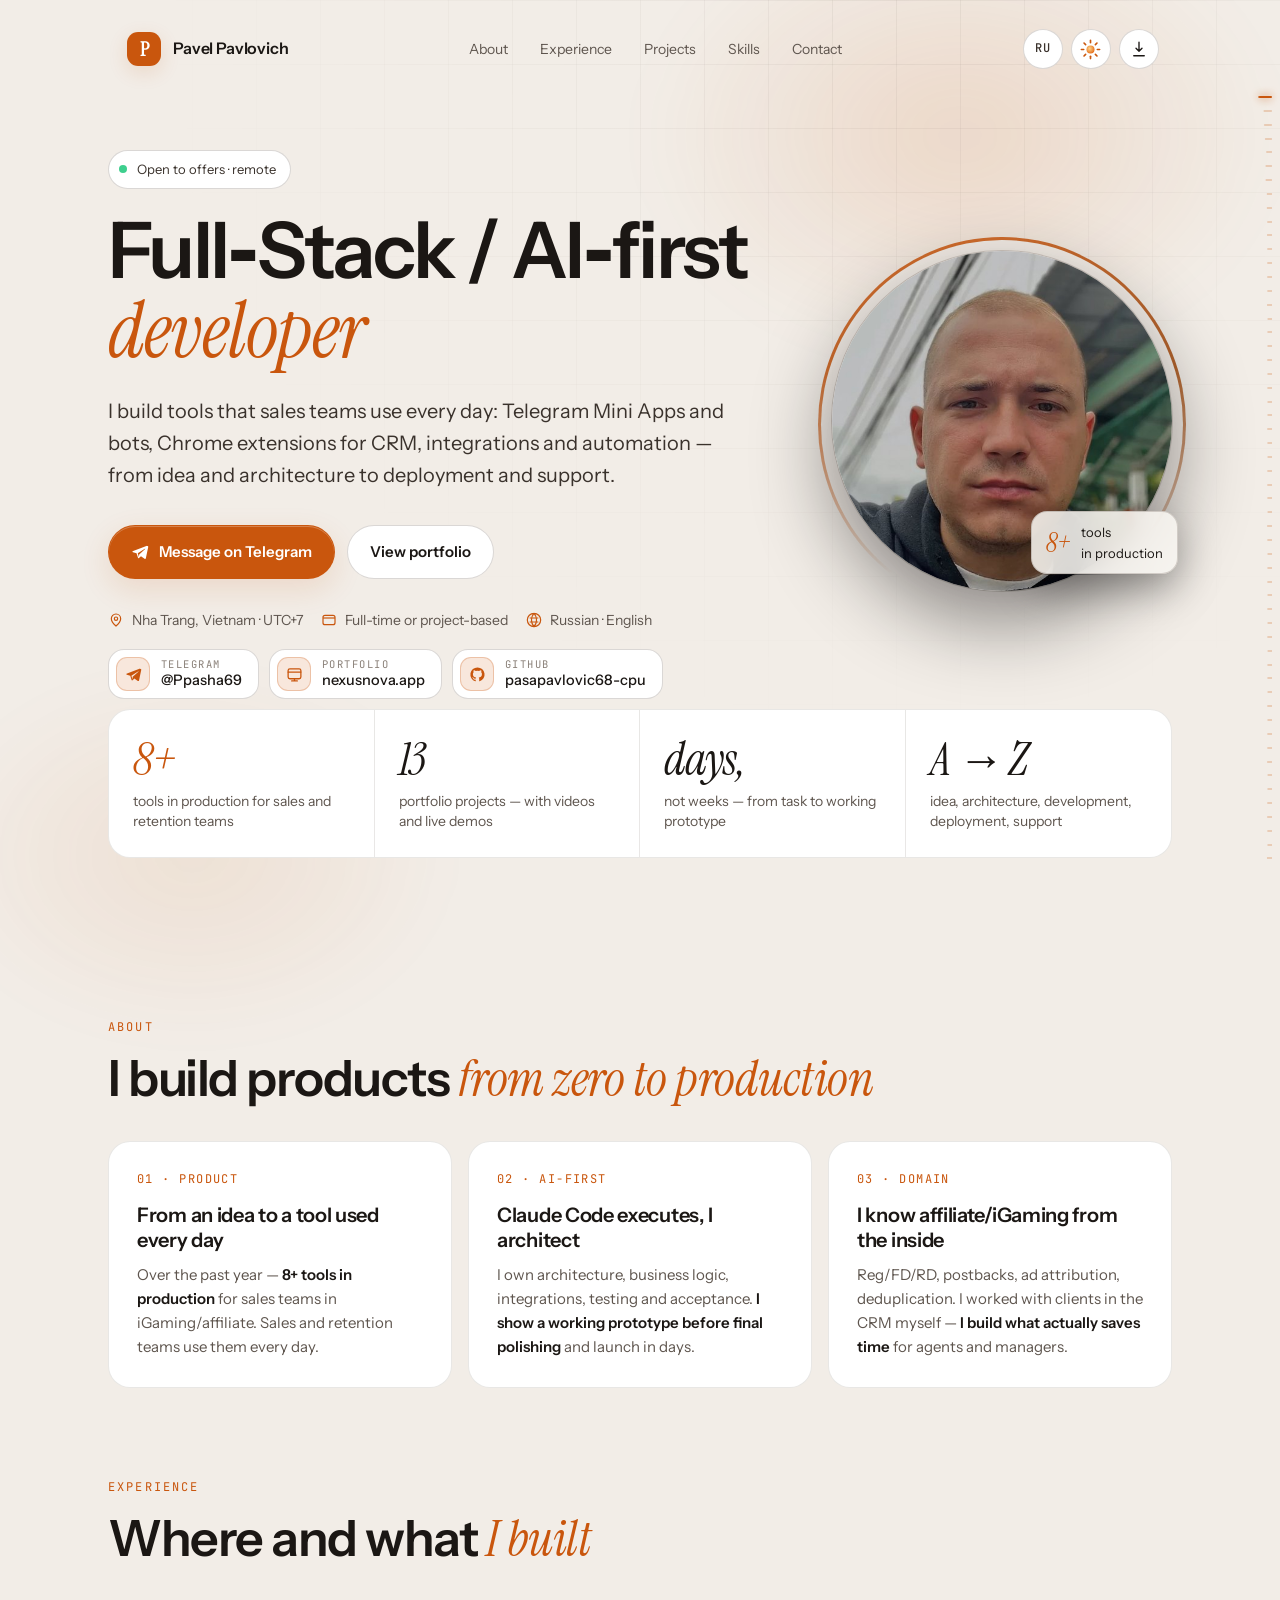
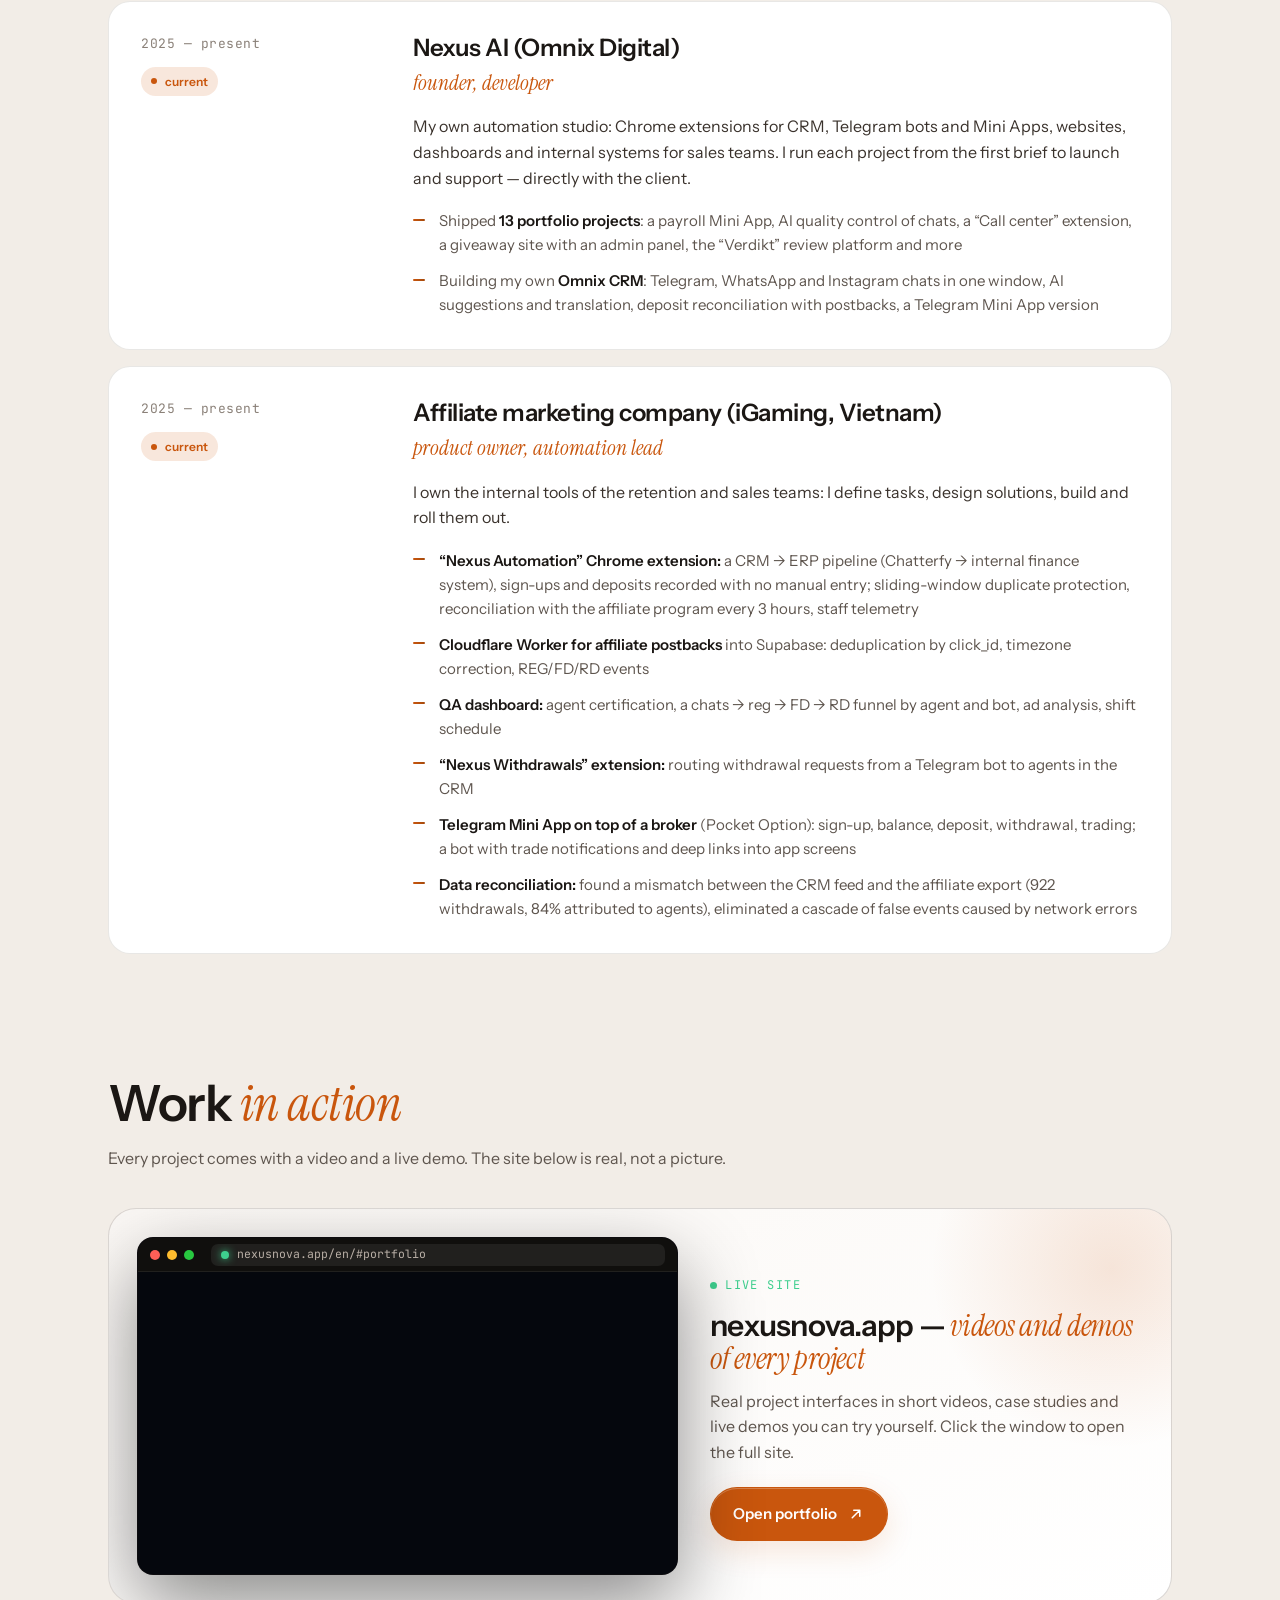
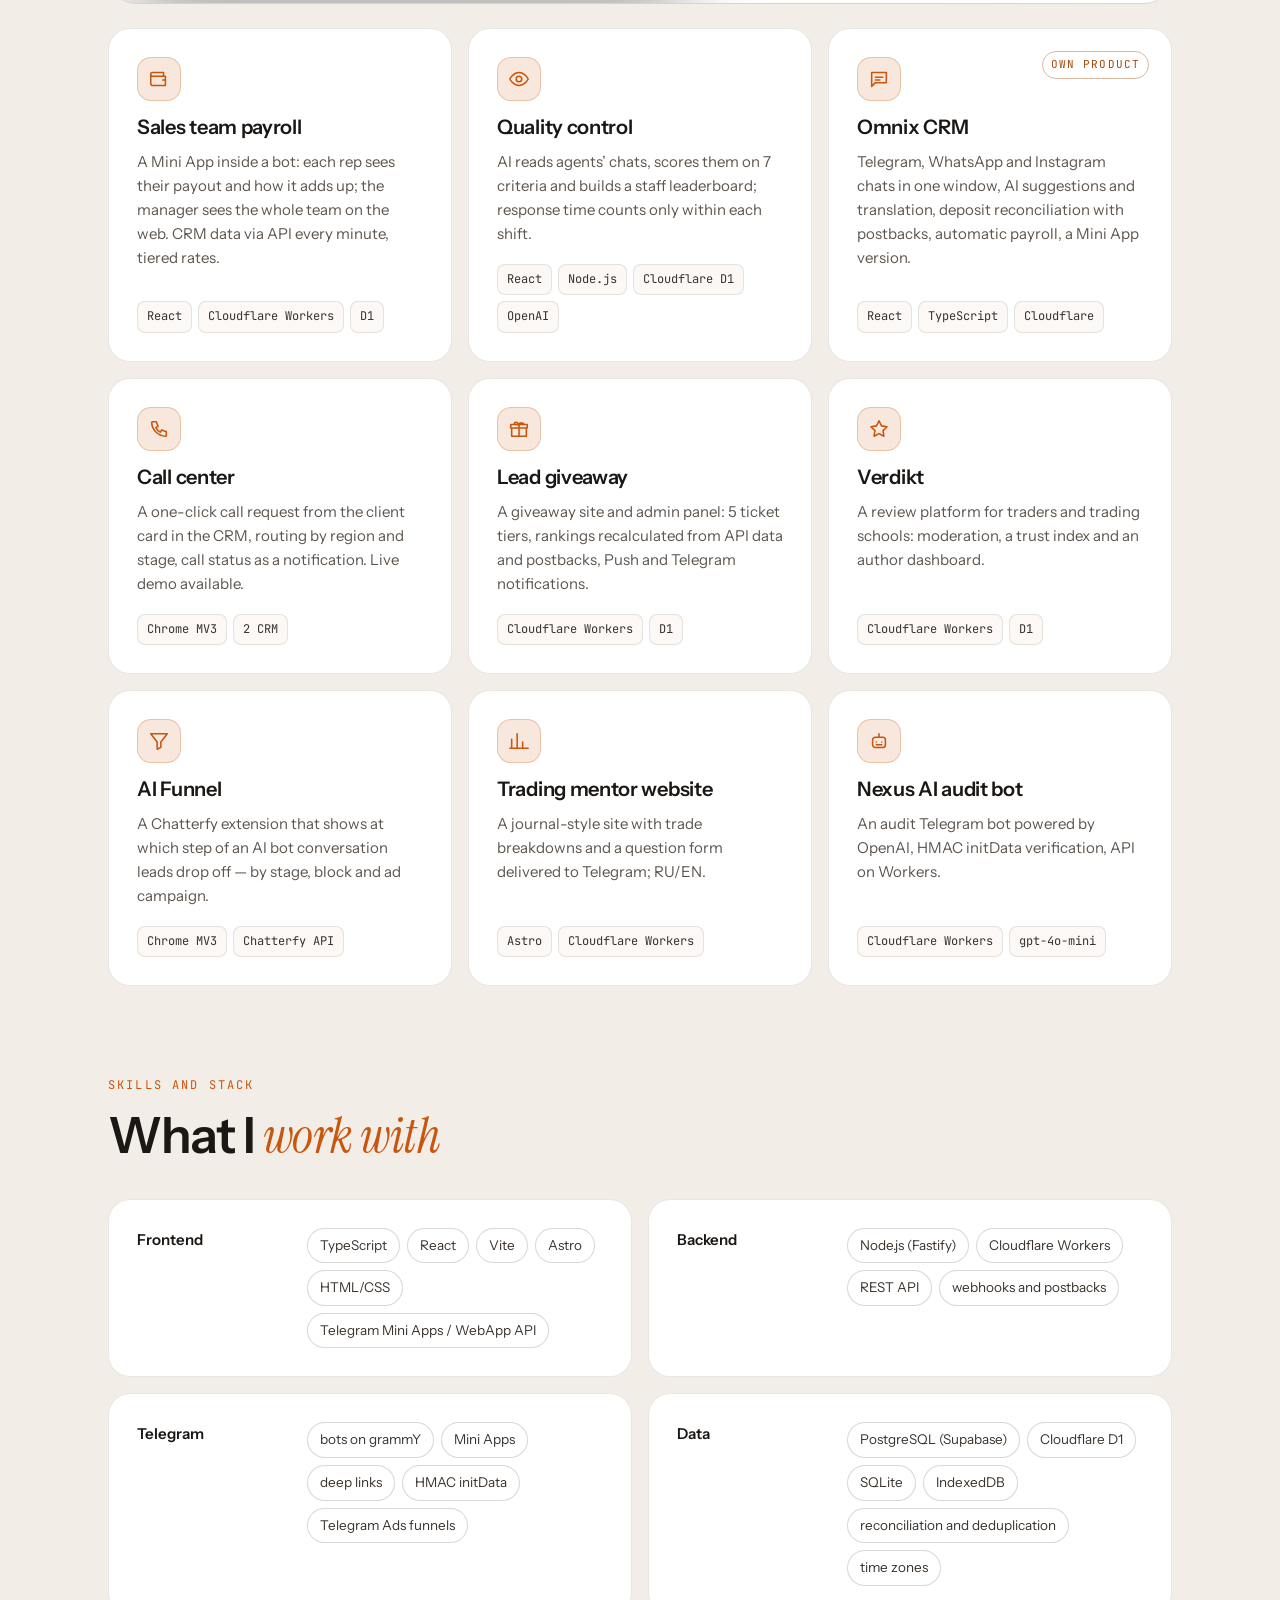
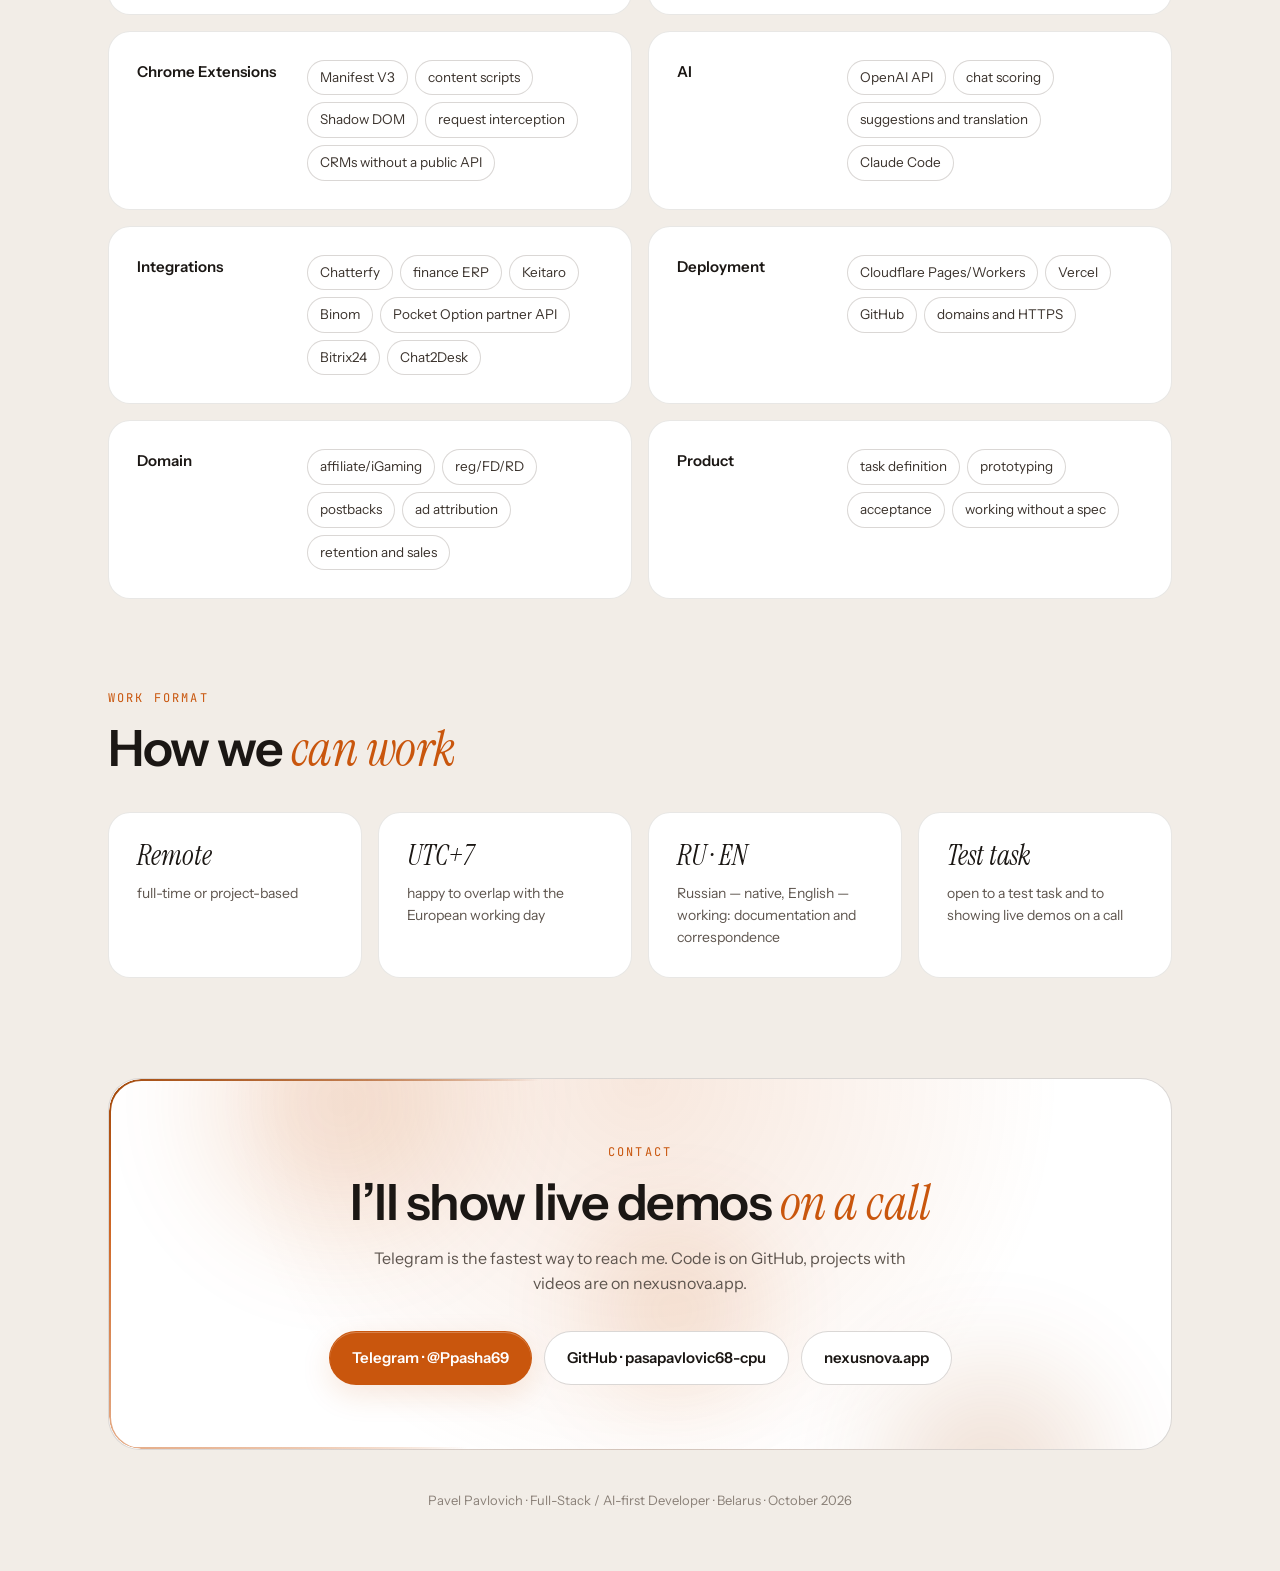
<file: cv/en/index.html>
<!doctype html>
<html lang="en">
<head>
<meta charset="utf-8">
<meta name="viewport" content="width=device-width, initial-scale=1, viewport-fit=cover">
<title>Pavel Pavlovich — Full-Stack / AI-first Developer</title>
<meta name="description" content="Full-Stack / AI-first developer: Telegram Mini Apps and bots, Chrome extensions for CRM, integrations and sales team automation.">
<meta property="og:title" content="Pavel Pavlovich — Full-Stack / AI-first Developer">
<meta property="og:description" content="Telegram Mini Apps, Chrome extensions for CRM, integrations and sales team automation. 8+ tools in production.">
<meta property="og:type" content="profile">
<meta property="og:url" content="https://nexusnova.app/cv/en/">
<meta property="og:site_name" content="nexusnova.app">
<meta property="og:locale" content="en_US">
<meta property="og:image" content="https://nexusnova.app/cv/og-en.jpg">
<meta property="og:image:secure_url" content="https://nexusnova.app/cv/og-en.jpg">
<meta property="og:image:type" content="image/jpeg">
<meta property="og:image:width" content="1200">
<meta property="og:image:height" content="630">
<meta property="og:image:alt" content="Pavel Pavlovich — Full-Stack / AI-first Developer">
<meta name="twitter:card" content="summary_large_image">
<meta name="twitter:image" content="https://nexusnova.app/cv/og-en.jpg">
<link rel="icon" type="image/svg+xml" href="/favicon.svg">
<link rel="canonical" href="https://nexusnova.app/cv/en/">
<link rel="alternate" hreflang="ru" href="https://nexusnova.app/cv/">
<link rel="alternate" hreflang="en" href="https://nexusnova.app/cv/en/">
<script>
/* до отрисовки: тема без вспышки; после обновления страница всегда открывается сверху */
(function(){var r=document.documentElement,t=null;try{t=localStorage.getItem('cv-theme')}catch(e){}
r.dataset.theme=t==='light'||t==='dark'?t:(matchMedia('(prefers-color-scheme: light)').matches?'light':'dark');
if('scrollRestoration' in history)history.scrollRestoration='manual';
if(location.hash)history.replaceState(null,'',location.pathname+location.search);})();
</script>
<link rel="preconnect" href="https://fonts.googleapis.com">
<link rel="preconnect" href="https://fonts.gstatic.com" crossorigin>
<link rel="stylesheet" href="https://fonts.googleapis.com/css2?family=Instrument+Sans:wght@400;500;600;700&family=Instrument+Serif:ital@0;1&family=JetBrains+Mono:wght@400;500&display=swap">
<style>
:root{
  --bg:#12100E;--bg2:#181512;--bg3:#1F1B17;
  --tx:#F4EFEA;--tx1:#E1D9D2;--tx2:#B9AFA6;--tx3:#857B73;
  --or:#E26612;--or2:#F2853A;--gold:#F6B46A;
  --ln:rgba(255,236,220,.09);--ln2:rgba(255,236,220,.16);--card:rgba(255,240,228,.035);--card2:rgba(255,240,228,.06);
  --glow:rgba(226,102,18,.22);
  --ff:'Instrument Sans',system-ui,-apple-system,'Segoe UI',sans-serif;
  --fs:'Instrument Serif',Georgia,serif;
  --fm:'JetBrains Mono',ui-monospace,monospace;
  --r:22px;
}
@media (prefers-color-scheme: light){
  :root:not([data-theme="dark"]){
    --bg:#F2EDE7;--bg2:#FAF7F3;--bg3:#EDE6DE;
    --tx:#1B1714;--tx1:#3A322C;--tx2:#5E554E;--tx3:#8A8078;
    --ln:rgba(52,36,24,.11);--ln2:rgba(52,36,24,.18);--card:#FFFFFF;--card2:#FBF8F5;
    --or:#C9560D;--or2:#C9560D;--gold:#A54A0C;--glow:rgba(201,86,13,.14);
  }
}
:root[data-theme="light"]{
  --bg:#F2EDE7;--bg2:#FAF7F3;--bg3:#EDE6DE;
  --tx:#1B1714;--tx1:#3A322C;--tx2:#5E554E;--tx3:#8A8078;
  --ln:rgba(52,36,24,.11);--ln2:rgba(52,36,24,.18);--card:#FFFFFF;--card2:#FBF8F5;
  --or:#C9560D;--or2:#C9560D;--gold:#A54A0C;--glow:rgba(201,86,13,.14);
}
:root[data-theme="dark"]{
  --bg:#12100E;--bg2:#181512;--bg3:#1F1B17;
  --tx:#F4EFEA;--tx1:#E1D9D2;--tx2:#B9AFA6;--tx3:#857B73;
  --ln:rgba(255,236,220,.09);--ln2:rgba(255,236,220,.16);--card:rgba(255,240,228,.035);--card2:rgba(255,240,228,.06);
  --or:#E26612;--or2:#F2853A;--gold:#F6B46A;--glow:rgba(226,102,18,.22);
}
*{box-sizing:border-box}
html{scroll-behavior:smooth;-webkit-text-size-adjust:100%}
body{margin:0;background:var(--bg);color:var(--tx);font-family:var(--ff);font-size:16px;line-height:1.6;-webkit-font-smoothing:antialiased;overflow-x:hidden;transition:background .5s,color .5s}
a{color:inherit;text-decoration:none}
::selection{background:var(--or);color:#fff}
.serif{font-family:var(--fs);font-style:italic;font-weight:400;letter-spacing:-.01em}
.wrap{max-width:1120px;margin:0 auto;padding:0 28px}

/* фоновое свечение и сетка */
.aura{position:fixed;inset:-20vh -10vw auto auto;width:70vw;height:70vh;background:radial-gradient(closest-side,var(--glow),transparent 70%);filter:blur(30px);pointer-events:none;z-index:0;animation:drift 18s ease-in-out infinite alternate}
.aura.b{inset:auto auto -25vh -15vw;width:60vw;height:60vh;opacity:.6;animation-duration:24s}
@keyframes drift{to{transform:translate3d(-6vw,6vh,0) scale(1.08)}}
.grid{position:fixed;inset:0;pointer-events:none;z-index:0;background-image:linear-gradient(var(--ln) 1px,transparent 1px),linear-gradient(90deg,var(--ln) 1px,transparent 1px);background-size:64px 64px;mask-image:radial-gradient(ellipse at 70% 0%,#000 0%,transparent 60%);opacity:.5}
main,header,footer{position:relative;z-index:1}

/* шапка: крупная и прозрачная, при прокрутке — стеклянная плашка */
.top{position:fixed;top:0;left:0;right:0;z-index:20;padding:18px 0;transition:padding .45s cubic-bezier(.2,.8,.2,1)}
.top .bar{display:flex;align-items:center;justify-content:space-between;gap:16px;padding:10px 12px 10px 18px;border-radius:999px;border:1px solid transparent;transition:background .45s,border-color .45s,backdrop-filter .45s,box-shadow .45s}
.top.s{padding:10px 0}
.top.s .bar{background:color-mix(in srgb,var(--bg) 72%,transparent);border-color:var(--ln);backdrop-filter:blur(18px) saturate(140%);-webkit-backdrop-filter:blur(18px) saturate(140%);box-shadow:0 10px 40px rgba(0,0,0,.25)}
.mark{display:flex;align-items:center;gap:12px;font-weight:600;letter-spacing:-.01em}
.mark i{display:grid;place-items:center;width:34px;height:34px;border-radius:11px;background:linear-gradient(145deg,var(--or2),var(--or));color:#fff;font-style:normal;font-family:var(--fs);font-size:20px;box-shadow:0 6px 20px var(--glow)}
.nav{display:flex;gap:4px}
.nav a{padding:8px 14px;border-radius:999px;font-size:14px;color:var(--tx2);transition:color .25s,background .25s}
.nav a:hover{color:var(--tx);background:var(--card2)}
.tools{display:flex;gap:8px}
.icon-btn{display:grid;place-items:center;width:40px;height:40px;border-radius:999px;border:1px solid var(--ln2);background:var(--card);color:var(--tx);cursor:pointer;transition:transform .25s,background .25s}
.icon-btn:hover{transform:translateY(-1px);background:var(--card2)}
.icon-btn svg{width:18px;height:18px}

/* кнопки */
.btn{display:inline-flex;align-items:center;gap:10px;padding:14px 22px;border-radius:999px;font-weight:600;font-size:15px;border:1px solid var(--ln2);background:var(--card);color:var(--tx);cursor:pointer;transition:transform .3s cubic-bezier(.34,1.56,.64,1),box-shadow .3s,background .3s}
.btn:hover{transform:translateY(-2px)}
.btn.pri{background:linear-gradient(135deg,var(--or2),var(--or));border-color:transparent;color:#fff;box-shadow:0 10px 30px var(--glow),inset 0 1px 0 rgba(255,255,255,.25)}
.btn.pri:hover{box-shadow:0 16px 44px var(--glow),inset 0 1px 0 rgba(255,255,255,.3)}
.btn svg{width:18px;height:18px}

/* первый экран */
.hero{padding:150px 0 70px}
.hero-in{display:grid;grid-template-columns:1fr 340px;gap:56px;align-items:center}
.pill{display:inline-flex;align-items:center;gap:10px;padding:8px 14px 8px 10px;border-radius:999px;border:1px solid var(--ln2);background:var(--card);font-size:13px;color:var(--tx1)}
.pill .dot{width:8px;height:8px;border-radius:50%;background:#3ECF8E;box-shadow:0 0 0 0 rgba(62,207,142,.6);animation:ping 2.2s infinite}
@keyframes ping{70%{box-shadow:0 0 0 9px rgba(62,207,142,0)}100%{box-shadow:0 0 0 0 rgba(62,207,142,0)}}
h1{font-size:clamp(42px,6.4vw,78px);line-height:1.02;letter-spacing:-.035em;margin:22px 0 0;font-weight:600}
h1 .serif{color:var(--or2)}
.lead{font-size:clamp(17px,1.6vw,20px);color:var(--tx1);max-width:620px;margin:24px 0 0}
.cta{display:flex;flex-wrap:wrap;gap:12px;margin-top:34px}
.facts{display:flex;flex-wrap:wrap;gap:8px 18px;margin-top:30px;color:var(--tx2);font-size:14px}
.facts span{display:inline-flex;align-items:center;gap:8px}
.facts svg{width:16px;height:16px;color:var(--or2)}

.photo{position:relative;justify-self:end;width:100%;max-width:340px;aspect-ratio:1}
.photo .ring{position:absolute;inset:-14px;border-radius:50%;background:conic-gradient(from 0deg,var(--or),var(--gold),transparent 40%,transparent 60%,var(--or2),var(--or));animation:spin 9s linear infinite;filter:blur(.3px);opacity:.85}
.photo .ring::after{content:"";position:absolute;inset:3px;border-radius:50%;background:var(--bg)}
@keyframes spin{to{transform:rotate(360deg)}}
.photo img{position:relative;width:100%;height:100%;object-fit:cover;border-radius:50%;box-shadow:0 30px 80px rgba(0,0,0,.45),0 0 0 1px var(--ln2)}
.photo .badge{position:absolute;right:-6px;bottom:24px;display:flex;align-items:center;gap:10px;padding:10px 14px;border-radius:16px;background:color-mix(in srgb,var(--bg2) 86%,transparent);border:1px solid var(--ln2);backdrop-filter:blur(12px);-webkit-backdrop-filter:blur(12px);font-size:13px;box-shadow:0 14px 40px rgba(0,0,0,.35)}
.photo .badge b{font-family:var(--fs);font-style:italic;font-weight:400;font-size:26px;color:var(--or2);line-height:1}

/* полоса цифр */
.stats{display:grid;grid-template-columns:repeat(4,1fr);border:1px solid var(--ln);border-radius:var(--r);background:var(--card);overflow:hidden;margin-top:10px}
.stat{padding:26px 24px;border-right:1px solid var(--ln)}
.stat:last-child{border-right:0}
.stat b{display:block;font-family:var(--fs);font-style:italic;font-weight:400;font-size:46px;line-height:1;color:var(--tx);letter-spacing:-.02em}
.stat b em{color:var(--or2);font-style:inherit}
.stat span{display:block;margin-top:10px;color:var(--tx2);font-size:14px;line-height:1.4}

/* секции */
section{padding:90px 0 0}
.kicker{font-family:var(--fm);font-size:12px;letter-spacing:.18em;text-transform:uppercase;color:var(--or2)}
h2{font-size:clamp(32px,4vw,50px);line-height:1.05;letter-spacing:-.03em;margin:14px 0 0;font-weight:600}
h2 .serif{color:var(--or2)}
.sub{color:var(--tx2);max-width:640px;margin:16px 0 0}

/* о себе */
.about{display:grid;grid-template-columns:repeat(3,1fr);gap:16px;margin-top:36px}
.card{position:relative;padding:28px;border-radius:var(--r);border:1px solid var(--ln);background:var(--card);transition:border-color .35s,transform .35s cubic-bezier(.2,.8,.2,1),background .35s;overflow:hidden}
.card::before{content:"";position:absolute;inset:0;background:radial-gradient(420px circle at var(--mx,50%) var(--my,0%),var(--glow),transparent 45%);opacity:0;transition:opacity .35s;pointer-events:none}
.card:hover{border-color:var(--ln2);transform:translateY(-3px)}
.card:hover::before{opacity:1}
.card .n{font-family:var(--fm);font-size:12px;color:var(--or2);letter-spacing:.12em}
.card h3{font-size:20px;letter-spacing:-.015em;margin:14px 0 10px;font-weight:600;line-height:1.25}
.card p{margin:0;color:var(--tx2);font-size:15px}
.card p b{color:var(--tx);font-weight:600}

/* опыт: линия времени */
.timeline{margin-top:36px;display:grid;gap:16px}
.job{display:grid;grid-template-columns:240px 1fr;gap:32px;padding:32px;border-radius:var(--r);border:1px solid var(--ln);background:var(--card)}
.job .when{font-family:var(--fm);font-size:13px;color:var(--tx3);letter-spacing:.04em}
.job .now{display:inline-flex;align-items:center;gap:8px;margin-top:12px;padding:5px 10px;border-radius:999px;background:color-mix(in srgb,var(--or) 14%,transparent);color:var(--or2);font-size:12px;font-weight:600}
.job .now::before{content:"";width:6px;height:6px;border-radius:50%;background:currentColor}
.job h3{font-size:24px;margin:0;letter-spacing:-.02em;font-weight:600;line-height:1.2}
.job .role{color:var(--or2);font-family:var(--fs);font-style:italic;font-size:21px;margin-top:4px}
.job p{color:var(--tx1);margin:14px 0 0}
.job ul{list-style:none;margin:18px 0 0;padding:0;display:grid;gap:12px}
.job li{position:relative;padding-left:26px;color:var(--tx2);font-size:15px}
.job li::before{content:"";position:absolute;left:0;top:.62em;width:12px;height:2px;border-radius:2px;background:linear-gradient(90deg,var(--or),var(--gold))}
.job li b{color:var(--tx);font-weight:600}

/* портфолио: живое окно сайта */
.live{display:grid;grid-template-columns:1.25fr 1fr;gap:32px;align-items:center;margin-top:36px;padding:28px;border-radius:calc(var(--r) + 6px);border:1px solid var(--ln2);background:linear-gradient(160deg,var(--card2),var(--card));position:relative;overflow:hidden}
.live::after{content:"";position:absolute;right:-120px;top:-120px;width:360px;height:360px;border-radius:50%;background:radial-gradient(closest-side,var(--glow),transparent);pointer-events:none}
.browser{position:relative;border-radius:16px;overflow:hidden;border:1px solid var(--ln2);background:#05070d;box-shadow:0 30px 80px rgba(0,0,0,.45);aspect-ratio:16/10;display:block}
.browser .chrome{position:absolute;inset:0 0 auto 0;height:34px;display:flex;align-items:center;gap:7px;padding:0 12px;background:rgba(18,16,14,.92);border-bottom:1px solid rgba(255,255,255,.07);z-index:2}
.browser .chrome i{width:10px;height:10px;border-radius:50%;background:#FF5F57}
.browser .chrome i:nth-child(2){background:#FEBC2E}.browser .chrome i:nth-child(3){background:#28C840}
.browser .chrome span{margin-left:10px;flex:1;height:22px;border-radius:7px;background:rgba(255,255,255,.07);color:#B9AFA6;font-size:11.5px;display:flex;align-items:center;padding:0 10px;font-family:var(--fm);overflow:hidden;white-space:nowrap}
.browser .chrome span::before{content:"";width:8px;height:8px;border-radius:50%;background:#3ECF8E;margin-right:8px;flex:none;box-shadow:0 0 8px #3ECF8E}
.browser .view{position:absolute;inset:34px 0 0 0;overflow:hidden}
.browser iframe{position:absolute;top:0;left:0;width:1280px;height:800px;border:0;transform-origin:0 0;pointer-events:none;background:#05070d}
.browser img{position:absolute;inset:0;width:100%;height:100%;object-fit:cover;object-position:top}
.browser .shot{z-index:0}
.browser iframe{z-index:1;opacity:0;transition:opacity .6s}
.browser.ok iframe{opacity:1}
.browser .open{position:absolute;inset:34px 0 0 0;z-index:3;display:grid;place-items:center;background:rgba(10,8,6,0);transition:background .35s}
.browser .open em{opacity:0;transform:translateY(8px);transition:opacity .35s,transform .35s;padding:10px 16px;border-radius:999px;background:linear-gradient(135deg,var(--or2),var(--or));color:#fff;font-style:normal;font-weight:600;font-size:14px;box-shadow:0 10px 30px var(--glow)}
.browser:hover .open{background:rgba(10,8,6,.35)}
.browser:hover .open em{opacity:1;transform:none}
.live h3{font-size:30px;letter-spacing:-.025em;margin:12px 0 0;line-height:1.1;font-weight:600}
.live h3 .serif{color:var(--or2)}
.live p{color:var(--tx2);margin:14px 0 22px}
.live .tag{display:inline-flex;align-items:center;gap:8px;font-size:12px;font-family:var(--fm);letter-spacing:.12em;text-transform:uppercase;color:#3ECF8E}
.live .tag::before{content:"";width:7px;height:7px;border-radius:50%;background:#3ECF8E;animation:ping 2.2s infinite}

/* проекты */
.projects{display:grid;grid-template-columns:repeat(3,1fr);gap:16px;margin-top:24px}
.proj{display:flex;flex-direction:column}
.proj .ico{width:44px;height:44px;border-radius:14px;display:grid;place-items:center;background:color-mix(in srgb,var(--or) 14%,transparent);color:var(--or2);border:1px solid color-mix(in srgb,var(--or) 26%,transparent)}
.proj .ico svg{width:22px;height:22px}
.proj .own{position:absolute;top:22px;right:22px;font-size:11px;font-family:var(--fm);letter-spacing:.1em;text-transform:uppercase;color:var(--gold);border:1px solid color-mix(in srgb,var(--gold) 40%,transparent);padding:4px 8px;border-radius:999px}
.proj p{flex:1}
.stack{display:flex;flex-wrap:wrap;gap:6px;margin-top:18px}
.stack span{font-size:12px;font-family:var(--fm);color:var(--tx1);padding:5px 9px;border-radius:8px;background:var(--card2);border:1px solid var(--ln)}

/* навыки */
.skills{display:grid;grid-template-columns:repeat(2,1fr);gap:16px;margin-top:36px}
.skill{display:grid;grid-template-columns:150px 1fr;gap:20px;align-items:start}
.skill h4{margin:0;font-size:15px;font-weight:600;color:var(--tx)}
.chips{display:flex;flex-wrap:wrap;gap:7px}
.chips span{font-size:13.5px;padding:6px 12px;border-radius:999px;border:1px solid var(--ln2);background:var(--card);color:var(--tx1);transition:border-color .25s,color .25s}
.chips span:hover{border-color:var(--or2);color:var(--tx)}

/* формат работы */
.format{display:grid;grid-template-columns:repeat(4,1fr);gap:16px;margin-top:36px}
.format .card b{display:block;font-family:var(--fs);font-style:italic;font-weight:400;font-size:28px;line-height:1.1;color:var(--tx)}
.format .card span{display:block;color:var(--tx2);font-size:14px;margin-top:10px}

/* финал */
.final{margin:100px 0 0;padding:64px 48px;border-radius:32px;text-align:center;border:1px solid var(--ln2);background:radial-gradient(600px circle at 50% 0%,var(--glow),transparent 70%),var(--card);position:relative;overflow:hidden}
.final h2{max-width:760px;margin:14px auto 0}
.final p{color:var(--tx2);max-width:560px;margin:16px auto 0}
.final .cta{justify-content:center}
footer{padding:40px 0 60px;color:var(--tx3);font-size:13px;text-align:center}

/* появление при прокрутке */
.rv{opacity:0;transform:translateY(26px);transition:opacity .9s cubic-bezier(.2,.8,.2,1),transform .9s cubic-bezier(.2,.8,.2,1)}
.rv.in{opacity:1;transform:none}
.rv.d1{transition-delay:.08s}.rv.d2{transition-delay:.16s}.rv.d3{transition-delay:.24s}
@media (prefers-reduced-motion: reduce){
  *,*::before,*::after{animation:none!important;transition:none!important}
  .rv{opacity:1;transform:none}
}

/* телефон и планшет */
@media (max-width:960px){
  .nav{display:none}
  .hero-in{grid-template-columns:1fr;gap:40px}
  .photo{justify-self:start;max-width:240px;order:-1}
  .stats{grid-template-columns:repeat(2,1fr)}
  .stat:nth-child(2){border-right:0}
  .stat:nth-child(-n+2){border-bottom:1px solid var(--ln)}
  .about,.projects{grid-template-columns:1fr 1fr}
  .job{grid-template-columns:1fr;gap:16px}
  .live{grid-template-columns:1fr}
  .skills{grid-template-columns:1fr}
  .format{grid-template-columns:1fr 1fr}
}
@media (max-width:620px){
  .wrap{padding:0 16px}
  .hero{padding:120px 0 50px}
  .about,.projects,.format{grid-template-columns:1fr}
  .skill{grid-template-columns:1fr;gap:10px}
  .card,.job{padding:22px}
  .live{padding:18px}
  .final{padding:44px 20px;border-radius:24px}
  .stat{padding:20px 18px}.stat b{font-size:38px}
  .btn{padding:13px 18px}
  .photo .badge{right:-10px}
}

.print-only,.facts span.print-only{display:none}

/* контакты на первом экране */
.contacts{display:flex;flex-wrap:wrap;gap:10px;margin-top:18px}
.contacts a{display:inline-flex;align-items:center;gap:11px;padding:7px 16px 7px 7px;border-radius:16px;border:1px solid var(--ln2);background:var(--card);transition:border-color .3s,transform .3s cubic-bezier(.2,.8,.2,1),background .3s}
.contacts a:hover{border-color:color-mix(in srgb,var(--or) 55%,transparent);background:var(--card2);transform:translateY(-2px)}
.contacts .ci{display:grid;place-items:center;width:34px;height:34px;border-radius:11px;background:color-mix(in srgb,var(--or) 14%,transparent);border:1px solid color-mix(in srgb,var(--or) 26%,transparent);color:var(--or2);flex:none}
.contacts .ci svg{width:17px;height:17px}
.contacts small{display:block;font-family:var(--fm);font-size:10.5px;letter-spacing:.14em;text-transform:uppercase;color:var(--tx3);line-height:1.25}
.contacts b{display:block;font-weight:500;font-size:14.5px;color:var(--tx);line-height:1.3}

/* меню: подсвечивается раздел, в котором вы сейчас */
.nav{position:relative}
.nav a{position:relative;z-index:1}
.nav a.on{color:var(--tx)}
.nav .ind{position:absolute;top:0;left:0;height:100%;width:0;border-radius:999px;pointer-events:none;opacity:0;
  background:color-mix(in srgb,var(--or) 15%,transparent);border:1px solid color-mix(in srgb,var(--or) 34%,transparent);
  box-shadow:0 0 18px color-mix(in srgb,var(--or) 18%,transparent);
  transition:transform .5s cubic-bezier(.2,.8,.2,1),width .5s cubic-bezier(.2,.8,.2,1),opacity .35s}
.nav .ind.show{opacity:1}
section[id],#contact{scroll-margin-top:96px}

/* кнопка темы: луна со звёздами / живое солнце; при наведении мягко показывает то, что включится */
.theme-btn{position:relative;overflow:hidden}
.theme-btn svg{position:absolute;inset:0;margin:auto;width:21px;height:21px;overflow:visible;
  transition:transform .7s cubic-bezier(.34,1.4,.64,1),opacity .45s ease}
.ic-moon .moon{fill:#F3DDB0}
.ic-moon .star{fill:#fff;transform-box:fill-box;transform-origin:center;animation:twinkle 2.6s ease-in-out infinite}
.ic-moon .s2{animation-delay:.9s}.ic-moon .s3{animation-delay:1.7s}
@keyframes twinkle{0%,100%{opacity:.2;transform:scale(.5)}50%{opacity:1;transform:scale(1)}}
.ic-sun .core{fill:url(#sunG);transform-box:fill-box;transform-origin:center;animation:sunPulse 3.2s ease-in-out infinite}
.ic-sun .rays{transform-origin:12px 12px;animation:sunSpin 14s linear infinite}
.ic-sun .rays line{stroke:var(--or2);stroke-width:1.9;stroke-linecap:round}
.ic-sun .rays line:nth-child(odd){animation:rayLen 2.4s ease-in-out infinite;transform-box:fill-box;transform-origin:center}
@keyframes sunSpin{to{transform:rotate(360deg)}}
@keyframes sunPulse{50%{transform:scale(1.1)}}
@keyframes rayLen{50%{transform:scale(.55)}}
/* показываем текущую тему, вторую иконку прячем */
.ic-sun{opacity:0;transform:rotate(-120deg) scale(.3)}
.ic-moon{opacity:1;transform:none}
:root[data-theme="light"] .ic-moon{opacity:0;transform:rotate(120deg) scale(.3)}
:root[data-theme="light"] .ic-sun{opacity:1;transform:none}
@media (hover:hover){
  .theme-btn:hover .ic-moon{opacity:0;transform:rotate(120deg) scale(.3)}
  .theme-btn:hover .ic-sun{opacity:1;transform:none}
  :root[data-theme="light"] .theme-btn:hover .ic-sun{opacity:0;transform:rotate(-120deg) scale(.3)}
  :root[data-theme="light"] .theme-btn:hover .ic-moon{opacity:1;transform:none}
  /* сразу после клика не показываем «обратную» подсказку, пока курсор не уйдёт */
  .theme-btn.just .ic-moon,.theme-btn.just .ic-sun{transition:none}
}
:root[data-theme="dark"] .theme-btn.just .ic-moon{opacity:1;transform:none}
:root[data-theme="dark"] .theme-btn.just .ic-sun{opacity:0;transform:rotate(-120deg) scale(.3)}
:root[data-theme="light"] .theme-btn.just .ic-sun{opacity:1;transform:none}
:root[data-theme="light"] .theme-btn.just .ic-moon{opacity:0;transform:rotate(120deg) scale(.3)}

/* смена темы: новая тема расходится кругом от кнопки, по краю — светящаяся волна */
::view-transition-old(root),::view-transition-new(root){animation:none;mix-blend-mode:normal}
::view-transition-new(root){z-index:2}
:root.vt *,:root.vt *::before,:root.vt *::after{transition:none!important}
.theme-wave{position:fixed;z-index:200;border-radius:50%;pointer-events:none;transform:scale(0);
  box-shadow:inset 0 0 0 1.5px color-mix(in srgb,var(--or2) 80%,transparent),inset 0 0 70px 14px color-mix(in srgb,var(--or) 30%,transparent)}

/* переключатель языка */
.lang{font-family:var(--fm);font-size:12px;font-weight:500;letter-spacing:.06em;color:var(--tx1)}
.lang:hover{color:var(--or2)}

/* стрелка «наверх»: появляется после первого экрана, кольцо показывает, сколько прочитано */
.to-top{position:fixed;z-index:31;right:44px;bottom:28px;width:50px;height:50px;border-radius:50%;display:grid;place-items:center;cursor:pointer;
  border:1px solid var(--ln2);background:color-mix(in srgb,var(--bg2) 82%,transparent);color:var(--tx);
  backdrop-filter:blur(14px);-webkit-backdrop-filter:blur(14px);box-shadow:0 12px 34px rgba(0,0,0,.28);
  opacity:0;transform:translateY(16px) scale(.85);pointer-events:none;
  transition:opacity .4s,transform .5s cubic-bezier(.34,1.4,.64,1),border-color .3s,background .3s}
.to-top.show{opacity:1;transform:none;pointer-events:auto}
.to-top:hover{border-color:color-mix(in srgb,var(--or) 55%,transparent)}
.to-top>svg.arr{width:18px;height:18px;transition:transform .35s cubic-bezier(.34,1.4,.64,1)}
.to-top:hover>svg.arr{transform:translateY(-3px)}
.to-top .prog{position:absolute;inset:-1px;width:calc(100% + 2px);height:calc(100% + 2px);transform:rotate(-90deg);pointer-events:none}
.to-top .prog circle{fill:none;stroke:var(--or2);stroke-width:2;stroke-linecap:round;stroke-dasharray:150.8;stroke-dashoffset:150.8;filter:drop-shadow(0 0 4px var(--glow))}
@media (max-width:720px){.to-top{right:24px;bottom:20px;width:46px;height:46px}}

/* живой фон блока «Связь»: плывущие пятна света, бегущий блик по рамке, искры */
.final>*:not(.final-fx){position:relative;z-index:1}
.final-fx{position:absolute;inset:0;z-index:0;pointer-events:none;overflow:hidden;border-radius:inherit}
.final-fx i{position:absolute;border-radius:50%;filter:blur(46px);opacity:.5;will-change:transform}
.final-fx .o1{width:380px;height:380px;left:4%;top:-45%;background:radial-gradient(closest-side,var(--or),transparent);animation:orb1 16s ease-in-out infinite alternate}
.final-fx .o2{width:320px;height:320px;right:2%;bottom:-50%;background:radial-gradient(closest-side,var(--gold),transparent);opacity:.38;animation:orb2 19s ease-in-out infinite alternate}
.final-fx .o3{width:240px;height:240px;left:42%;top:30%;background:radial-gradient(closest-side,var(--or2),transparent);opacity:.28;animation:orb3 13s ease-in-out infinite alternate}
@keyframes orb1{to{transform:translate(55%,40%) scale(1.15)}}
@keyframes orb2{to{transform:translate(-70%,-35%) scale(1.2)}}
@keyframes orb3{0%{transform:translate(-80%,-20%)}100%{transform:translate(90%,25%) scale(1.3)}}
@property --sw{syntax:'<angle>';inherits:false;initial-value:0deg}
.final-fx b{position:absolute;inset:0;border-radius:inherit;padding:1.5px;
  background:conic-gradient(from var(--sw),transparent 0 62%,color-mix(in srgb,var(--or2) 90%,transparent) 76%,var(--gold) 80%,transparent 92%);
  -webkit-mask:linear-gradient(#000 0 0) content-box,linear-gradient(#000 0 0);-webkit-mask-composite:xor;mask-composite:exclude;
  animation:sweep 7s linear infinite}
@keyframes sweep{to{--sw:360deg}}
.final-fx s{position:absolute;bottom:-10px;left:var(--x);width:3px;height:3px;border-radius:50%;background:var(--gold);box-shadow:0 0 8px var(--or2);opacity:0;
  animation:spark var(--t) linear var(--d) infinite}
@keyframes spark{0%{transform:translateY(0) scale(.6);opacity:0}15%{opacity:.9}80%{opacity:.5}100%{transform:translateY(-340px) translateX(var(--dx)) scale(1);opacity:0}}
:root[data-theme="light"] .final-fx i{opacity:.22}
:root[data-theme="light"] .final-fx s{background:var(--or)}

/* скроллбар-эквалайзер — как на nexusnova.app */
html{scrollbar-width:none}
html::-webkit-scrollbar{display:none}
.eq-scroll{position:fixed;z-index:30;right:0;top:96px;bottom:40px;width:26px;display:flex;flex-direction:column;justify-content:space-between;align-items:flex-end;
  padding-right:8px;cursor:pointer;touch-action:none;-webkit-tap-highlight-color:transparent}
.eq-scroll i{display:block;width:14px;height:2px;border-radius:2px;background:var(--or2);transform-origin:100% 50%;transform:scaleX(.3);opacity:.22;will-change:transform;transition:opacity .25s}
.eq-scroll i.on{opacity:.7}
.eq-scroll i.head{opacity:1;box-shadow:0 0 8px var(--or2)}
@media (hover:hover){.eq-scroll:hover i{opacity:.45}.eq-scroll:hover i.on{opacity:.9}.eq-scroll:hover i.head{opacity:1}}
@media (max-width:720px){.eq-scroll{top:84px;bottom:24px;width:16px;padding-right:4px}.eq-scroll i{width:10px;height:1.5px}}
@media (hover:none){.eq-scroll{pointer-events:none}}
@media (max-width:620px){.contacts a{flex:1 1 100%}}
.mark span{white-space:nowrap}
@media (max-width:420px){
  .top .bar{padding:8px 8px 8px 12px;gap:10px}
  .mark{gap:10px;font-size:15px}.mark i{width:32px;height:32px;font-size:19px;border-radius:10px}
  .tools{gap:6px}.icon-btn{width:36px;height:36px}.theme-btn svg{width:19px;height:19px}.lang{font-size:11px}
}
/* печать / PDF: без анимаций, живое окно заменяется снимком */
@media print{
  @page{size:A4;margin:12mm}
  :root,:root[data-theme="dark"],:root[data-theme="light"]{--bg:#fff;--bg2:#fff;--tx:#1B1714;--tx1:#2c2520;--tx2:#4c443e;--tx3:#7a716a;--ln:#e6ddd4;--ln2:#d8ccc1;--card:#fff;--card2:#faf6f2;--or:#C9560D;--or2:#C9560D;--gold:#A54A0C;--glow:transparent}
  body{font-size:11.5pt}
  .aura,.grid,.top,.tools,.eq-scroll,.contacts,.theme-wave,.to-top,.final-fx,.cta .btn:not(.pri),.photo .ring,.browser .open,.browser iframe{display:none!important}
  .rv{opacity:1!important;transform:none!important}
  .hero{padding:0 0 20px}
  section{padding:26px 0 0;break-inside:avoid-page}
  .card,.job,.live,.stats,.final{break-inside:avoid;box-shadow:none}
  .final{margin-top:30px}
  .btn::after,.mark::after{content:none!important}
  /* компактная печать (22.10): страница A4 узкая, поэтому возвращаем «компьютерные» колонки и мельчим всё */
  html,body{background:#fff!important}
  .print-only{display:block!important;flex-basis:100%;margin-top:2px;color:var(--tx1)}
  .final{display:none!important}
  .print-name{font-size:19pt;font-weight:600;letter-spacing:-.02em;color:var(--tx);margin:0 0 6px}
  *,*::before,*::after{filter:none!important;backdrop-filter:none!important;-webkit-backdrop-filter:none!important;box-shadow:none!important;text-shadow:none!important}
  .live::after,.card::before,.final{background-image:none!important}
  .live::after,.card::before{display:none!important}
  .live,.final{background:#fff!important}
  .skill.card{padding:7px 10px!important}
  .format .card{padding:8px 10px!important}
  .job li{line-height:1.38}
  body{font-size:8.6pt;line-height:1.45}
  .wrap{padding:0!important;max-width:none}
  .hero{padding:0 0 10px!important}
  .hero-in{grid-template-columns:1fr 128px!important;gap:22px!important}
  .photo{order:0!important;justify-self:end!important;max-width:128px!important}
  .photo .badge{display:none}
  .pill{font-size:8pt;padding:3px 9px}
  h1{font-size:25pt;margin-top:8px}
  .lead{font-size:9.6pt;margin-top:8px}
  .cta{margin-top:12px}.cta .btn{padding:6px 12px;font-size:8.5pt}
  .facts{margin-top:10px;font-size:8.2pt}
  .stats{grid-template-columns:repeat(4,1fr)!important;margin-top:8px}
  .stat{padding:9px 12px!important;border-right:1px solid var(--ln)!important;border-bottom:0!important}
  .stat b{font-size:20pt}.stat span{font-size:7.8pt;margin-top:4px}
  section{padding:14px 0 0!important;break-inside:auto}
  .kicker{font-size:7pt}
  h2{font-size:15pt;margin-top:4px}
  .sub{font-size:8.5pt;margin-top:4px}
  .about,.projects{grid-template-columns:repeat(3,1fr)!important;gap:8px!important;margin-top:10px!important}
  .format{grid-template-columns:repeat(4,1fr)!important;gap:8px!important;margin-top:10px!important}
  .skills{grid-template-columns:1fr 1fr!important;gap:8px!important;margin-top:10px!important}
  .skill{grid-template-columns:96px 1fr!important;gap:8px!important}
  .card,.job{padding:10px 12px!important;border-radius:10px}
  .card h3{font-size:10pt;margin:4px 0}
  .card p,.card span{font-size:8pt}
  .card .n{font-size:6.8pt}
  .format .card b{font-size:13pt}
  .proj .ico{width:22px;height:22px;border-radius:7px}.proj .ico svg{width:12px;height:12px}
  .proj .own{top:8px;right:8px;font-size:6.5pt;padding:2px 5px}
  .stack{margin-top:6px;gap:3px}.stack span{font-size:6.8pt;padding:2px 5px}
  .chips{gap:3px}.chips span{font-size:7.6pt;padding:2px 7px}
  .timeline{gap:8px;margin-top:10px}
  .job{grid-template-columns:110px 1fr!important;gap:12px!important}
  .job h3{font-size:12pt}.job .role{font-size:11pt}
  .job p{margin-top:5px;font-size:8.4pt}
  .job ul{margin-top:6px;gap:3px}.job li{font-size:8.2pt;padding-left:16px}
  .job li::before{width:8px}
  .live{grid-template-columns:1fr 1.2fr!important;gap:14px!important;padding:10px!important;margin-top:10px!important}
  .browser{border-radius:8px}
  .live h3{font-size:12pt;margin-top:4px}.live p{font-size:8.2pt;margin:6px 0 8px}
  .final{margin-top:14px!important;padding:14px!important;border-radius:12px}
  .final h2{font-size:14pt}.final p{font-size:8.4pt;margin-top:6px}
  footer{padding:10px 0 0;font-size:7.5pt}
}
</style>
</head>
<body>
<div class="aura" aria-hidden="true"></div><div class="aura b" aria-hidden="true"></div><div class="grid" aria-hidden="true"></div>

<header class="top" id="top">
  <div class="wrap">
    <div class="bar">
      <a class="mark" href="#hero"><i>P</i><span>Pavel Pavlovich</span></a>
      <nav class="nav" aria-label="Sections">
        <span class="ind" aria-hidden="true"></span><a href="#about">About</a><a href="#exp">Experience</a><a href="#work">Projects</a><a href="#skills">Skills</a><a href="#contact">Contact</a>
      </nav>
      <div class="tools">
        <a class="icon-btn lang" href="/cv/" hreflang="ru" lang="ru" aria-label="Русская версия">RU</a>
        <button class="icon-btn theme-btn" id="theme" type="button" aria-label="Switch theme: light or dark">
          <svg class="ic-moon" viewBox="0 0 24 24" aria-hidden="true">
            <path class="moon" d="M19.6 14.6A8 8 0 1 1 9.4 4.4a6.3 6.3 0 0 0 10.2 10.2Z"/>
            <path class="star s1" d="M17.2 2.6l.55 1.35 1.35.55-1.35.55-.55 1.35-.55-1.35-1.35-.55 1.35-.55z"/>
            <path class="star s2" d="M21 7.6l.38.92.92.38-.92.38-.38.92-.38-.92-.92-.38.92-.38z"/>
            <path class="star s3" d="M13.6 6.2l.3.7.7.3-.7.3-.3.7-.3-.7-.7-.3.7-.3z"/>
          </svg>
          <svg class="ic-sun" viewBox="0 0 24 24" aria-hidden="true">
            <defs><radialGradient id="sunG" cx="40%" cy="38%" r="70%"><stop offset="0" stop-color="#FFD48A"/><stop offset="1" stop-color="#E26612"/></radialGradient></defs>
            <g class="rays"><line x1="12" y1="1.6" x2="12" y2="4.2"/><line x1="12" y1="19.8" x2="12" y2="22.4"/><line x1="1.6" y1="12" x2="4.2" y2="12"/><line x1="19.8" y1="12" x2="22.4" y2="12"/><line x1="4.6" y1="4.6" x2="6.4" y2="6.4"/><line x1="17.6" y1="17.6" x2="19.4" y2="19.4"/><line x1="4.6" y1="19.4" x2="6.4" y2="17.6"/><line x1="17.6" y1="6.4" x2="19.4" y2="4.6"/></g>
            <circle class="core" cx="12" cy="12" r="4.6"/>
          </svg>
        </button>
        <button class="icon-btn" id="pdf" type="button" aria-label="Save as PDF">
          <svg viewBox="0 0 24 24" fill="none" stroke="currentColor" stroke-width="1.8" stroke-linecap="round" stroke-linejoin="round"><path d="M12 3v12m0 0-4-4m4 4 4-4M5 21h14"/></svg>
        </button>
      </div>
    </div>
  </div>
</header>

<main>
  <div class="wrap">
    <section class="hero" id="hero" style="padding-top:150px">
      <div class="hero-in">
        <div>
          <div class="print-only print-name">Pavel Pavlovich</div>
          <span class="pill rv"><span class="dot"></span>Open to offers · remote</span>
          <h1 class="rv d1">Full‑Stack / AI‑first <span class="serif">developer</span></h1>
          <p class="lead rv d2">I build tools that sales teams use every day: Telegram Mini Apps and bots, Chrome extensions for CRM, integrations and automation — from idea and architecture to deployment and support.</p>
          <div class="cta rv d3">
            <a class="btn pri" href="https://t.me/Ppasha69" target="_blank" rel="noopener">
              <svg viewBox="0 0 24 24" fill="currentColor"><path d="M21.4 3.6 2.9 10.7c-1.3.5-1.3 1.2-.2 1.6l4.7 1.5 1.8 5.6c.2.6.1.9.8.9.5 0 .7-.2 1-.5l2.3-2.2 4.8 3.5c.9.5 1.5.2 1.7-.8l3.1-14.6c.3-1.3-.5-1.9-1.5-1.5ZM9 13.6l9.4-5.9c.4-.3.9-.1.5.3l-8 7.3-.3 3.4-1.6-5.1Z"/></svg>
              Message on Telegram
            </a>
            <a class="btn" href="#live">View portfolio</a>
          </div>
          <div class="facts rv d3">
            <span><svg viewBox="0 0 24 24" fill="none" stroke="currentColor" stroke-width="1.8"><path d="M12 21s-7-6.2-7-11a7 7 0 0 1 14 0c0 4.8-7 11-7 11Z"/><circle cx="12" cy="10" r="2.5"/></svg>Nha Trang, Vietnam · UTC+7</span>
            <span><svg viewBox="0 0 24 24" fill="none" stroke="currentColor" stroke-width="1.8"><rect x="3" y="5" width="18" height="14" rx="3"/><path d="M3 9h18"/></svg>Full-time or project-based</span>
            <span><svg viewBox="0 0 24 24" fill="none" stroke="currentColor" stroke-width="1.8"><path d="M12 2a10 10 0 1 0 0 20 10 10 0 0 0 0-20Zm-6.5 7h13M5.5 15h13M12 2c2.5 2.7 3.8 6 3.8 10s-1.3 7.3-3.8 10c-2.5-2.7-3.8-6-3.8-10S9.5 4.7 12 2Z"/></svg>Russian · English</span>
            <span class="print-only"><b>Telegram:</b>&nbsp;@Ppasha69 · <b>Portfolio:</b>&nbsp;nexusnova.app/#portfolio · <b>Online CV:</b>&nbsp;nexusnova.app/cv/en · <b>GitHub:</b>&nbsp;pasapavlovic68-cpu</span>
          </div>
          <div class="contacts rv d3">
            <a href="https://t.me/Ppasha69" target="_blank" rel="noopener"><span class="ci"><svg viewBox="0 0 24 24" fill="currentColor"><path d="M21.4 3.6 2.9 10.7c-1.3.5-1.3 1.2-.2 1.6l4.7 1.5 1.8 5.6c.2.6.1.9.8.9.5 0 .7-.2 1-.5l2.3-2.2 4.8 3.5c.9.5 1.5.2 1.7-.8l3.1-14.6c.3-1.3-.5-1.9-1.5-1.5ZM9 13.6l9.4-5.9c.4-.3.9-.1.5.3l-8 7.3-.3 3.4-1.6-5.1Z"/></svg></span><span><small>Telegram</small><b>@Ppasha69</b></span></a>
            <a href="https://nexusnova.app/en/#portfolio" target="_blank" rel="noopener"><span class="ci"><svg viewBox="0 0 24 24" fill="none" stroke="currentColor" stroke-width="1.8" stroke-linecap="round" stroke-linejoin="round"><rect x="3" y="4" width="18" height="14" rx="2.5"/><path d="M8 21h8M12 18v3M3 8.5h18"/></svg></span><span><small>Portfolio</small><b>nexusnova.app</b></span></a>
            <a href="https://github.com/pasapavlovic68-cpu" target="_blank" rel="noopener"><span class="ci"><svg viewBox="0 0 24 24" fill="currentColor"><path d="M12 2a10 10 0 0 0-3.2 19.5c.5.1.7-.2.7-.5v-1.7c-2.8.6-3.4-1.3-3.4-1.3-.4-1.2-1.1-1.5-1.1-1.5-.9-.6.1-.6.1-.6 1 .1 1.5 1 1.5 1 .9 1.5 2.3 1.1 2.9.8.1-.6.4-1.1.6-1.3-2.2-.3-4.6-1.1-4.6-5a3.9 3.9 0 0 1 1-2.7c-.1-.3-.4-1.3.1-2.7 0 0 .8-.3 2.8 1a9.6 9.6 0 0 1 5 0c1.9-1.3 2.8-1 2.8-1 .5 1.4.2 2.4.1 2.7a3.9 3.9 0 0 1 1 2.7c0 3.9-2.4 4.7-4.6 5 .4.3.7.9.7 1.9V21c0 .3.2.6.7.5A10 10 0 0 0 12 2Z"/></svg></span><span><small>GitHub</small><b>pasapavlovic68-cpu</b></span></a>
          </div>
        </div>
        <div class="photo rv d2">
          <div class="ring" aria-hidden="true"></div>
          <img src="/cv/photo.jpg" alt="Pavel Pavlovich" width="560" height="560">
          <div class="badge"><b>8+</b><span>tools<br>in production</span></div>
        </div>
      </div>

      <div class="stats rv">
        <div class="stat"><b><em>8+</em></b><span>tools in production for sales and retention teams</span></div>
        <div class="stat"><b>13</b><span>portfolio projects — with videos and live demos</span></div>
        <div class="stat"><b>days,</b><span>not weeks — from task to working prototype</span></div>
        <div class="stat"><b>A → Z</b><span>idea, architecture, development, deployment, support</span></div>
      </div>
    </section>

    <section id="about">
      <div class="kicker rv">About</div>
      <h2 class="rv d1">I build products <span class="serif">from zero to production</span></h2>
      <div class="about">
        <div class="card rv">
          <div class="n">01 · PRODUCT</div>
          <h3>From an idea to a tool used every day</h3>
          <p>Over the past year — <b>8+ tools in production</b> for sales teams in iGaming/affiliate. Sales and retention teams use them every day.</p>
        </div>
        <div class="card rv d1">
          <div class="n">02 · AI-FIRST</div>
          <h3>Claude Code executes, I architect</h3>
          <p>I own architecture, business logic, integrations, testing and acceptance. <b>I show a working prototype before final polishing</b> and launch in days.</p>
        </div>
        <div class="card rv d2">
          <div class="n">03 · DOMAIN</div>
          <h3>I know affiliate/iGaming from the inside</h3>
          <p>Reg/FD/RD, postbacks, ad attribution, deduplication. I worked with clients in the CRM myself — <b>I build what actually saves time</b> for agents and managers.</p>
        </div>
      </div>
    </section>

    <section id="exp">
      <div class="kicker rv">Experience</div>
      <h2 class="rv d1">Where and what <span class="serif">I built</span></h2>
      <div class="timeline">
        <article class="job rv">
          <div>
            <div class="when">2025 — present</div>
            <div class="now">current</div>
          </div>
          <div>
            <h3>Nexus AI (Omnix Digital)</h3>
            <div class="role">founder, developer</div>
            <p>My own automation studio: Chrome extensions for CRM, Telegram bots and Mini Apps, websites, dashboards and internal systems for sales teams. I run each project from the first brief to launch and support — directly with the client.</p>
            <ul>
              <li>Shipped <b>13 portfolio projects</b>: a payroll Mini App, AI quality control of chats, a “Call center” extension, a giveaway site with an admin panel, the “Verdikt” review platform and more</li>
              <li>Building my own <b>Omnix CRM</b>: Telegram, WhatsApp and Instagram chats in one window, AI suggestions and translation, deposit reconciliation with postbacks, a Telegram Mini App version</li>
            </ul>
          </div>
        </article>
        <article class="job rv">
          <div>
            <div class="when">2025 — present</div>
            <div class="now">current</div>
          </div>
          <div>
            <h3>Affiliate marketing company (iGaming, Vietnam)</h3>
            <div class="role">product owner, automation lead</div>
            <p>I own the internal tools of the retention and sales teams: I define tasks, design solutions, build and roll them out.</p>
            <ul>
              <li><b>“Nexus Automation” Chrome extension:</b> a CRM → ERP pipeline (Chatterfy → internal finance system), sign-ups and deposits recorded with no manual entry; sliding-window duplicate protection, reconciliation with the affiliate program every 3 hours, staff telemetry</li>
              <li><b>Cloudflare Worker for affiliate postbacks</b> into Supabase: deduplication by click_id, timezone correction, REG/FD/RD events</li>
              <li><b>QA dashboard:</b> agent certification, a chats → reg → FD → RD funnel by agent and bot, ad analysis, shift schedule</li>
              <li><b>“Nexus Withdrawals” extension:</b> routing withdrawal requests from a Telegram bot to agents in the CRM</li>
              <li><b>Telegram Mini App on top of a broker</b> (Pocket Option): sign-up, balance, deposit, withdrawal, trading; a bot with trade notifications and deep links into app screens</li>
              <li><b>Data reconciliation:</b> found a mismatch between the CRM feed and the affiliate export (922 withdrawals, 84% attributed to agents), eliminated a cascade of false events caused by network errors</li>
            </ul>
          </div>
        </article>
      </div>
    </section>

    <section id="work">
      <div class="kicker rv">Portfolio</div>
      <h2 class="rv d1">Work <span class="serif">in action</span></h2>
      <p class="sub rv d2">Every project comes with a video and a live demo. The site below is real, not a picture.</p>

      <div class="live rv" id="live">
        <a class="browser" id="browser" href="https://nexusnova.app/en/#portfolio" target="_blank" rel="noopener" aria-label="Open the nexusnova.app portfolio">
          <div class="chrome"><i></i><i></i><i></i><span>nexusnova.app/en/#portfolio</span></div>
          <div class="view">
            <img class="shot" src="/cv/shot.jpg" alt="Nexus AI website — portfolio">
            <iframe id="frame" src="https://nexusnova.app/en/#portfolio" title="Nexus AI portfolio — live page" loading="lazy" tabindex="-1" aria-hidden="true"></iframe>
          </div>
          <div class="open"><em>Open site ↗</em></div>
        </a>
        <div>
          <span class="tag">live site</span>
          <h3>nexusnova.app — <span class="serif">videos and demos of every project</span></h3>
          <p>Real project interfaces in short videos, case studies and live demos you can try yourself. Click the window to open the full site.</p>
          <a class="btn pri" href="https://nexusnova.app/en/#portfolio" target="_blank" rel="noopener">Open portfolio
            <svg viewBox="0 0 24 24" fill="none" stroke="currentColor" stroke-width="2" stroke-linecap="round" stroke-linejoin="round"><path d="M7 17 17 7M9 7h8v8"/></svg></a>
        </div>
      </div>

      <div class="projects">
        <article class="card proj rv ">
          <div class="ico"><svg viewBox="0 0 24 24" fill="none" stroke="currentColor" stroke-width="1.7" stroke-linecap="round" stroke-linejoin="round"><path d="M3 7a2 2 0 0 1 2-2h12v4M3 7v10a2 2 0 0 0 2 2h14V9H5a2 2 0 0 1-2-2Zm13 6h2"/></svg></div>
          <h3>Sales team payroll</h3><p>A Mini App inside a bot: each rep sees their payout and how it adds up; the manager sees the whole team on the web. CRM data via API every minute, tiered rates.</p>
          <div class="stack"><span>React</span><span>Cloudflare Workers</span><span>D1</span></div></article>
<article class="card proj rv d1">
          <div class="ico"><svg viewBox="0 0 24 24" fill="none" stroke="currentColor" stroke-width="1.7" stroke-linecap="round" stroke-linejoin="round"><path d="M2 12s3.6-7 10-7 10 7 10 7-3.6 7-10 7S2 12 2 12Z"/><circle cx="12" cy="12" r="3"/></svg></div>
          <h3>Quality control</h3><p>AI reads agents’ chats, scores them on 7 criteria and builds a staff leaderboard; response time counts only within each shift.</p>
          <div class="stack"><span>React</span><span>Node.js</span><span>Cloudflare D1</span><span>OpenAI</span></div></article>
<article class="card proj rv d2"><span class="own">own product</span>
          <div class="ico"><svg viewBox="0 0 24 24" fill="none" stroke="currentColor" stroke-width="1.7" stroke-linecap="round" stroke-linejoin="round"><path d="M4 5h16v11H8l-4 4V5Z"/><path d="M8 10h8M8 13h5"/></svg></div>
          <h3>Omnix CRM</h3><p>Telegram, WhatsApp and Instagram chats in one window, AI suggestions and translation, deposit reconciliation with postbacks, automatic payroll, a Mini App version.</p>
          <div class="stack"><span>React</span><span>TypeScript</span><span>Cloudflare</span></div></article>
<article class="card proj rv ">
          <div class="ico"><svg viewBox="0 0 24 24" fill="none" stroke="currentColor" stroke-width="1.7" stroke-linecap="round" stroke-linejoin="round"><path d="M5 4h4l2 5-2.5 1.5a11 11 0 0 0 5 5L15 13l5 2v4a1 1 0 0 1-1 1A16 16 0 0 1 4 5a1 1 0 0 1 1-1Z"/></svg></div>
          <h3>Call center</h3><p>A one-click call request from the client card in the CRM, routing by region and stage, call status as a notification. Live demo available.</p>
          <div class="stack"><span>Chrome MV3</span><span>2 CRM</span></div></article>
<article class="card proj rv d1">
          <div class="ico"><svg viewBox="0 0 24 24" fill="none" stroke="currentColor" stroke-width="1.7" stroke-linecap="round" stroke-linejoin="round"><path d="M4 11h16v9H4zM3 7h18v4H3zM12 7v13M12 7c-1.5-3-5-3-5-1s5 1 5 1 5-1 5-1-3.5-2-5 1Z"/></svg></div>
          <h3>Lead giveaway</h3><p>A giveaway site and admin panel: 5 ticket tiers, rankings recalculated from API data and postbacks, Push and Telegram notifications.</p>
          <div class="stack"><span>Cloudflare Workers</span><span>D1</span></div></article>
<article class="card proj rv d2">
          <div class="ico"><svg viewBox="0 0 24 24" fill="none" stroke="currentColor" stroke-width="1.7" stroke-linecap="round" stroke-linejoin="round"><path d="m12 3 2.7 5.6 6.1.9-4.4 4.3 1 6.1L12 17l-5.4 2.9 1-6.1-4.4-4.3 6.1-.9L12 3Z"/></svg></div>
          <h3>Verdikt</h3><p>A review platform for traders and trading schools: moderation, a trust index and an author dashboard.</p>
          <div class="stack"><span>Cloudflare Workers</span><span>D1</span></div></article>
<article class="card proj rv ">
          <div class="ico"><svg viewBox="0 0 24 24" fill="none" stroke="currentColor" stroke-width="1.7" stroke-linecap="round" stroke-linejoin="round"><path d="M3 4h18l-7 9v6l-4 2v-8L3 4Z"/></svg></div>
          <h3>AI Funnel</h3><p>A Chatterfy extension that shows at which step of an AI bot conversation leads drop off — by stage, block and ad campaign.</p>
          <div class="stack"><span>Chrome MV3</span><span>Chatterfy API</span></div></article>
<article class="card proj rv d1">
          <div class="ico"><svg viewBox="0 0 24 24" fill="none" stroke="currentColor" stroke-width="1.7" stroke-linecap="round" stroke-linejoin="round"><path d="M4 20V10M10 20V4M16 20v-7M22 20H2"/></svg></div>
          <h3>Trading mentor website</h3><p>A journal-style site with trade breakdowns and a question form delivered to Telegram; RU/EN.</p>
          <div class="stack"><span>Astro</span><span>Cloudflare Workers</span></div></article>
<article class="card proj rv d2">
          <div class="ico"><svg viewBox="0 0 24 24" fill="none" stroke="currentColor" stroke-width="1.7" stroke-linecap="round" stroke-linejoin="round"><rect x="5" y="8" width="14" height="11" rx="3"/><path d="M12 4v4M9 13h.01M15 13h.01M9 16h6"/></svg></div>
          <h3>Nexus AI audit bot</h3><p>An audit Telegram bot powered by OpenAI, HMAC initData verification, API on Workers.</p>
          <div class="stack"><span>Cloudflare Workers</span><span>gpt-4o-mini</span></div></article>
      </div>
    </section>

    <section id="skills">
      <div class="kicker rv">Skills and stack</div>
      <h2 class="rv d1">What I <span class="serif">work with</span></h2>
      <div class="skills">
        <div class="card skill rv "><h4>Frontend</h4><div class="chips"><span>TypeScript</span><span>React</span><span>Vite</span><span>Astro</span><span>HTML/CSS</span><span>Telegram Mini Apps / WebApp API</span></div></div>
<div class="card skill rv d1"><h4>Backend</h4><div class="chips"><span>Node.js (Fastify)</span><span>Cloudflare Workers</span><span>REST API</span><span>webhooks and postbacks</span></div></div>
<div class="card skill rv "><h4>Telegram</h4><div class="chips"><span>bots on grammY</span><span>Mini Apps</span><span>deep links</span><span>HMAC initData</span><span>Telegram Ads funnels</span></div></div>
<div class="card skill rv d1"><h4>Data</h4><div class="chips"><span>PostgreSQL (Supabase)</span><span>Cloudflare D1</span><span>SQLite</span><span>IndexedDB</span><span>reconciliation and deduplication</span><span>time zones</span></div></div>
<div class="card skill rv "><h4>Chrome Extensions</h4><div class="chips"><span>Manifest V3</span><span>content scripts</span><span>Shadow DOM</span><span>request interception</span><span>CRMs without a public API</span></div></div>
<div class="card skill rv d1"><h4>AI</h4><div class="chips"><span>OpenAI API</span><span>chat scoring</span><span>suggestions and translation</span><span>Claude Code</span></div></div>
<div class="card skill rv "><h4>Integrations</h4><div class="chips"><span>Chatterfy</span><span>finance ERP</span><span>Keitaro</span><span>Binom</span><span>Pocket Option partner API</span><span>Bitrix24</span><span>Chat2Desk</span></div></div>
<div class="card skill rv d1"><h4>Deployment</h4><div class="chips"><span>Cloudflare Pages/Workers</span><span>Vercel</span><span>GitHub</span><span>domains and HTTPS</span></div></div>
<div class="card skill rv "><h4>Domain</h4><div class="chips"><span>affiliate/iGaming</span><span>reg/FD/RD</span><span>postbacks</span><span>ad attribution</span><span>retention and sales</span></div></div>
<div class="card skill rv d1"><h4>Product</h4><div class="chips"><span>task definition</span><span>prototyping</span><span>acceptance</span><span>working without a spec</span></div></div>
      </div>
    </section>

    <section>
      <div class="kicker rv">Work format</div>
      <h2 class="rv d1">How we <span class="serif">can work</span></h2>
      <div class="format">
        <div class="card rv"><b>Remote</b><span>full-time or project-based</span></div>
        <div class="card rv d1"><b>UTC+7</b><span>happy to overlap with the European working day</span></div>
        <div class="card rv d2"><b>RU · EN</b><span>Russian — native, English — working: documentation and correspondence</span></div>
        <div class="card rv d3"><b>Test task</b><span>open to a test task and to showing live demos on a call</span></div>
      </div>
    </section>

    <div class="final rv" id="contact">
      <div class="final-fx" aria-hidden="true"><i class="o1"></i><i class="o2"></i><i class="o3"></i><b></b><s style="--x:45%;--t:10.7s;--d:3.6s;--dx:-34px"></s><s style="--x:13%;--t:10.1s;--d:0.8s;--dx:34px"></s><s style="--x:11%;--t:10.5s;--d:1.9s;--dx:-29px"></s><s style="--x:59%;--t:8.1s;--d:2.2s;--dx:30px"></s><s style="--x:58%;--t:6.3s;--d:5.1s;--dx:-12px"></s><s style="--x:84%;--t:9.1s;--d:8.5s;--dx:33px"></s><s style="--x:78%;--t:8.0s;--d:8.8s;--dx:-35px"></s><s style="--x:75%;--t:10.3s;--d:2.6s;--dx:-22px"></s><s style="--x:73%;--t:6.6s;--d:2.8s;--dx:-17px"></s><s style="--x:17%;--t:8.9s;--d:5.8s;--dx:7px"></s><s style="--x:16%;--t:8.7s;--d:0.6s;--dx:-33px"></s><s style="--x:83%;--t:7.0s;--d:6.1s;--dx:14px"></s><s style="--x:44%;--t:8.3s;--d:8.3s;--dx:6px"></s><s style="--x:42%;--t:7.2s;--d:1.6s;--dx:-9px"></s></div>
      <div class="kicker">Contact</div>
      <h2>I’ll show live demos <span class="serif">on a call</span></h2>
      <p>Telegram is the fastest way to reach me. Code is on GitHub, projects with videos are on nexusnova.app.</p>
      <div class="cta">
        <a class="btn pri" href="https://t.me/Ppasha69" target="_blank" rel="noopener">Telegram · @Ppasha69</a>
        <a class="btn" href="https://github.com/pasapavlovic68-cpu" target="_blank" rel="noopener">GitHub · pasapavlovic68-cpu</a>
        <a class="btn" href="https://nexusnova.app/en/#portfolio" target="_blank" rel="noopener">nexusnova.app</a>
      </div>
    </div>
  </div>
</main>
<footer>Pavel Pavlovich · Full-Stack / AI-first Developer · Belarus · October 2026</footer>

<div class="eq-scroll" id="eq-scroll" aria-hidden="true"></div>
<button class="to-top" id="to-top" type="button" aria-label="Back to top">
  <svg class="prog" viewBox="0 0 52 52" aria-hidden="true"><circle cx="26" cy="26" r="24"/></svg>
  <svg class="arr" viewBox="0 0 24 24" fill="none" stroke="currentColor" stroke-width="2" stroke-linecap="round" stroke-linejoin="round" aria-hidden="true"><path d="M12 19V5M5 12l7-7 7 7"/></svg>
</button>
<script>
(() => {
  // шапка: стеклянная плашка при прокрутке
  const top = document.getElementById('top');
  const onScroll = () => top.classList.toggle('s', scrollY > 24);
  addEventListener('scroll', onScroll, { passive: true }); onScroll();

  // появление при прокрутке
  const io = 'IntersectionObserver' in window ? new IntersectionObserver((es) => {
    for (const e of es) if (e.isIntersecting) { e.target.classList.add('in'); io.unobserve(e.target); }
  }, { rootMargin: '0px 0px -8% 0px', threshold: .08 }) : null;
  document.querySelectorAll('.rv').forEach((el) => io ? io.observe(el) : el.classList.add('in'));

  // свечение за курсором на карточках
  document.querySelectorAll('.card').forEach((c) => c.addEventListener('pointermove', (e) => {
    const r = c.getBoundingClientRect();
    c.style.setProperty('--mx', (e.clientX - r.left) + 'px'); c.style.setProperty('--my', (e.clientY - r.top) + 'px');
  }));

  // тема: новая расходится кругом от кнопки (View Transitions), по краю — светящаяся волна
  const root = document.documentElement;
  const reduce = matchMedia('(prefers-reduced-motion: reduce)').matches;
  const tbtn = document.getElementById('theme');
  tbtn.addEventListener('click', () => {
    const next = root.dataset.theme === 'light' ? 'dark' : 'light';
    const apply = () => { root.dataset.theme = next; try { localStorage.setItem('cv-theme', next); } catch (_) {} };
    // пока курсор на кнопке после клика — показываем уже включённую тему, а не «обратную» подсказку
    tbtn.classList.add('just');
    tbtn.addEventListener('mouseleave', () => tbtn.classList.remove('just'), { once: true });
    if (!document.startViewTransition || reduce) { apply(); return; }
    const r = tbtn.getBoundingClientRect(), x = r.left + r.width / 2, y = r.top + r.height / 2;
    const R = Math.hypot(Math.max(x, innerWidth - x), Math.max(y, innerHeight - y));
    const ease = 'cubic-bezier(.7,0,.25,1)', dur = 900;
    root.classList.add('vt');
    const t = document.startViewTransition(() => {
      apply();
      const w = document.createElement('div');
      w.className = 'theme-wave';
      Object.assign(w.style, { left: (x - R) + 'px', top: (y - R) + 'px', width: 2 * R + 'px', height: 2 * R + 'px' });
      document.body.appendChild(w);
      w.animate([{ transform: 'scale(0)', opacity: 1 }, { transform: 'scale(1)', opacity: 1, offset: .85 }, { transform: 'scale(1)', opacity: 0 }],
        { duration: dur + 250, easing: ease, fill: 'forwards' }).finished.then(() => w.remove());
    });
    t.ready.then(() => root.animate(
      { clipPath: ['circle(0px at ' + x + 'px ' + y + 'px)', 'circle(' + R + 'px at ' + x + 'px ' + y + 'px)'] },
      { duration: dur, easing: ease, pseudoElement: '::view-transition-new(root)' }));
    t.finished.finally(() => root.classList.remove('vt'));
  });
  document.getElementById('pdf').addEventListener('click', () => print());

  // живое окно сайта: iframe 1280×800 вписывается в карточку; пока не загрузился — виден снимок
  const b = document.getElementById('browser'), f = document.getElementById('frame');
  const fit = () => { const w = b.querySelector('.view').clientWidth; f.style.transform = 'scale(' + (w / 1280) + ')'; };
  addEventListener('resize', fit); fit();
  f.addEventListener('load', () => setTimeout(() => b.classList.add('ok'), 400));

  // после обновления — всегда сверху (браузер мог успеть прокрутить)
  addEventListener('load', () => scrollTo({ top: 0, behavior: 'instant' }));

  // ссылки внутри страницы: плавно к разделу, адрес не меняем — тогда обновление не уводит вниз
  document.querySelectorAll('a[href^="#"]').forEach((a) => a.addEventListener('click', (e) => {
    const el = document.querySelector(a.getAttribute('href'));
    if (!el) return;
    e.preventDefault();
    if (a.getAttribute('href') === '#hero') scrollTo({ top: 0, behavior: reduce ? 'auto' : 'smooth' });
    else el.scrollIntoView({ behavior: reduce ? 'auto' : 'smooth', block: 'start' });
  }));

  // меню: бегунок подсвечивает раздел, в котором вы сейчас
  const links = [...document.querySelectorAll('.nav a')], ind = document.querySelector('.nav .ind');
  const secs = links.map((a) => document.querySelector(a.getAttribute('href')));
  let cur = null;
  const setOn = (a) => {
    if (a === cur) return; cur = a;
    links.forEach((l) => l.classList.toggle('on', l === a));
    if (!a) { ind.classList.remove('show'); return; }
    ind.style.width = a.offsetWidth + 'px';
    ind.style.transform = 'translateX(' + a.offsetLeft + 'px)';
    ind.classList.add('show');
  };
  const spy = () => {
    const line = innerHeight * .38;
    let k = -1;
    secs.forEach((el, i) => { if (el && el.getBoundingClientRect().top <= line) k = i; });
    if (innerHeight + scrollY >= document.documentElement.scrollHeight - 4) k = secs.length - 1;
    setOn(k >= 0 ? links[k] : null);
  };
  let spyT = false;
  addEventListener('scroll', () => { if (!spyT) { spyT = true; requestAnimationFrame(() => { spyT = false; spy(); }); } }, { passive: true });
  addEventListener('resize', () => { const a = cur; cur = null; setOn(a); });
  spy();

  // стрелка наверх + кольцо прочитанного
  (function () {
    const btn = document.getElementById('to-top'), c = btn.querySelector('.prog circle'), L = 150.8;
    let t = false;
    const upd = () => {
      t = false;
      const m = document.documentElement.scrollHeight - innerHeight, p = m > 0 ? scrollY / m : 0;
      btn.classList.toggle('show', scrollY > innerHeight * .7);
      c.style.strokeDashoffset = (L * (1 - p)).toFixed(1);
    };
    addEventListener('scroll', () => { if (!t) { t = true; requestAnimationFrame(upd); } }, { passive: true });
    btn.addEventListener('click', () => scrollTo({ top: 0, behavior: reduce ? 'auto' : 'smooth' }));
    upd();
  })();

  // колонка-эквалайзер вместо полосы прокрутки: полоски у текущего места «играют» от скорости и затихают
  (function () {
    const track = document.getElementById('eq-scroll');
    let bars = [], N = 0, energy = 0, lastY = scrollY, running = false;
    const progress = () => { const m = document.documentElement.scrollHeight - innerHeight; return m > 0 ? Math.min(1, Math.max(0, scrollY / m)) : 0; };
    function build() {
      N = Math.max(20, Math.min(56, Math.floor(track.clientHeight / 13)));
      track.innerHTML = '<i></i>'.repeat(N);
      bars = [...track.children].map((el) => ({ el, ph: Math.random() * 6.28, f: .012 + Math.random() * .022, s: .3 }));
      paint(performance.now());
    }
    function paint(t) {
      const h = Math.round(progress() * (N - 1));
      for (let i = 0; i < N; i++) {
        const b = bars[i], d = i - h;
        const wave = Math.exp(-(d * d) / 40) * (.5 + .5 * Math.sin(t * b.f + b.ph));
        const hum = .5 + .5 * Math.sin(t * b.f * 1.7 + b.ph * 2);
        const target = i === h ? 1 : Math.min(1, .3 + energy * (wave * .8 + hum * .14));
        b.s += (target - b.s) * (reduce ? 1 : .25);
        b.el.style.transform = 'scaleX(' + b.s.toFixed(3) + ')';
        b.el.classList.toggle('on', i < h);
        b.el.classList.toggle('head', i === h);
      }
    }
    function loop(t) {
      energy *= .93; paint(t);
      if (energy > .004 || bars.some((b) => Math.abs(b.s - .3) > .01 && !b.el.classList.contains('head'))) requestAnimationFrame(loop);
      else { energy = 0; running = false; paint(t); }
    }
    addEventListener('scroll', () => {
      const dy = Math.abs(scrollY - lastY); lastY = scrollY;
      if (reduce) { paint(0); return; }
      energy = Math.min(1, energy + dy / 160);
      if (!running) { running = true; requestAnimationFrame(loop); }
    }, { passive: true });
    const seek = (e) => { const r = track.getBoundingClientRect(); const k = Math.min(1, Math.max(0, (e.clientY - r.top) / r.height)); scrollTo({ top: k * (document.documentElement.scrollHeight - innerHeight), behavior: 'auto' }); };
    track.addEventListener('pointerdown', (e) => { track.setPointerCapture(e.pointerId); root.style.scrollBehavior = 'auto'; seek(e); });
    track.addEventListener('pointermove', (e) => { if (track.hasPointerCapture(e.pointerId)) seek(e); });
    track.addEventListener('pointerup', (e) => { track.releasePointerCapture(e.pointerId); root.style.scrollBehavior = ''; });
    let rw = innerWidth;
    addEventListener('resize', () => { if (innerWidth !== rw) { rw = innerWidth; build(); } });
    build();
  })();
})();
</script>
</body>
</html>
</file>
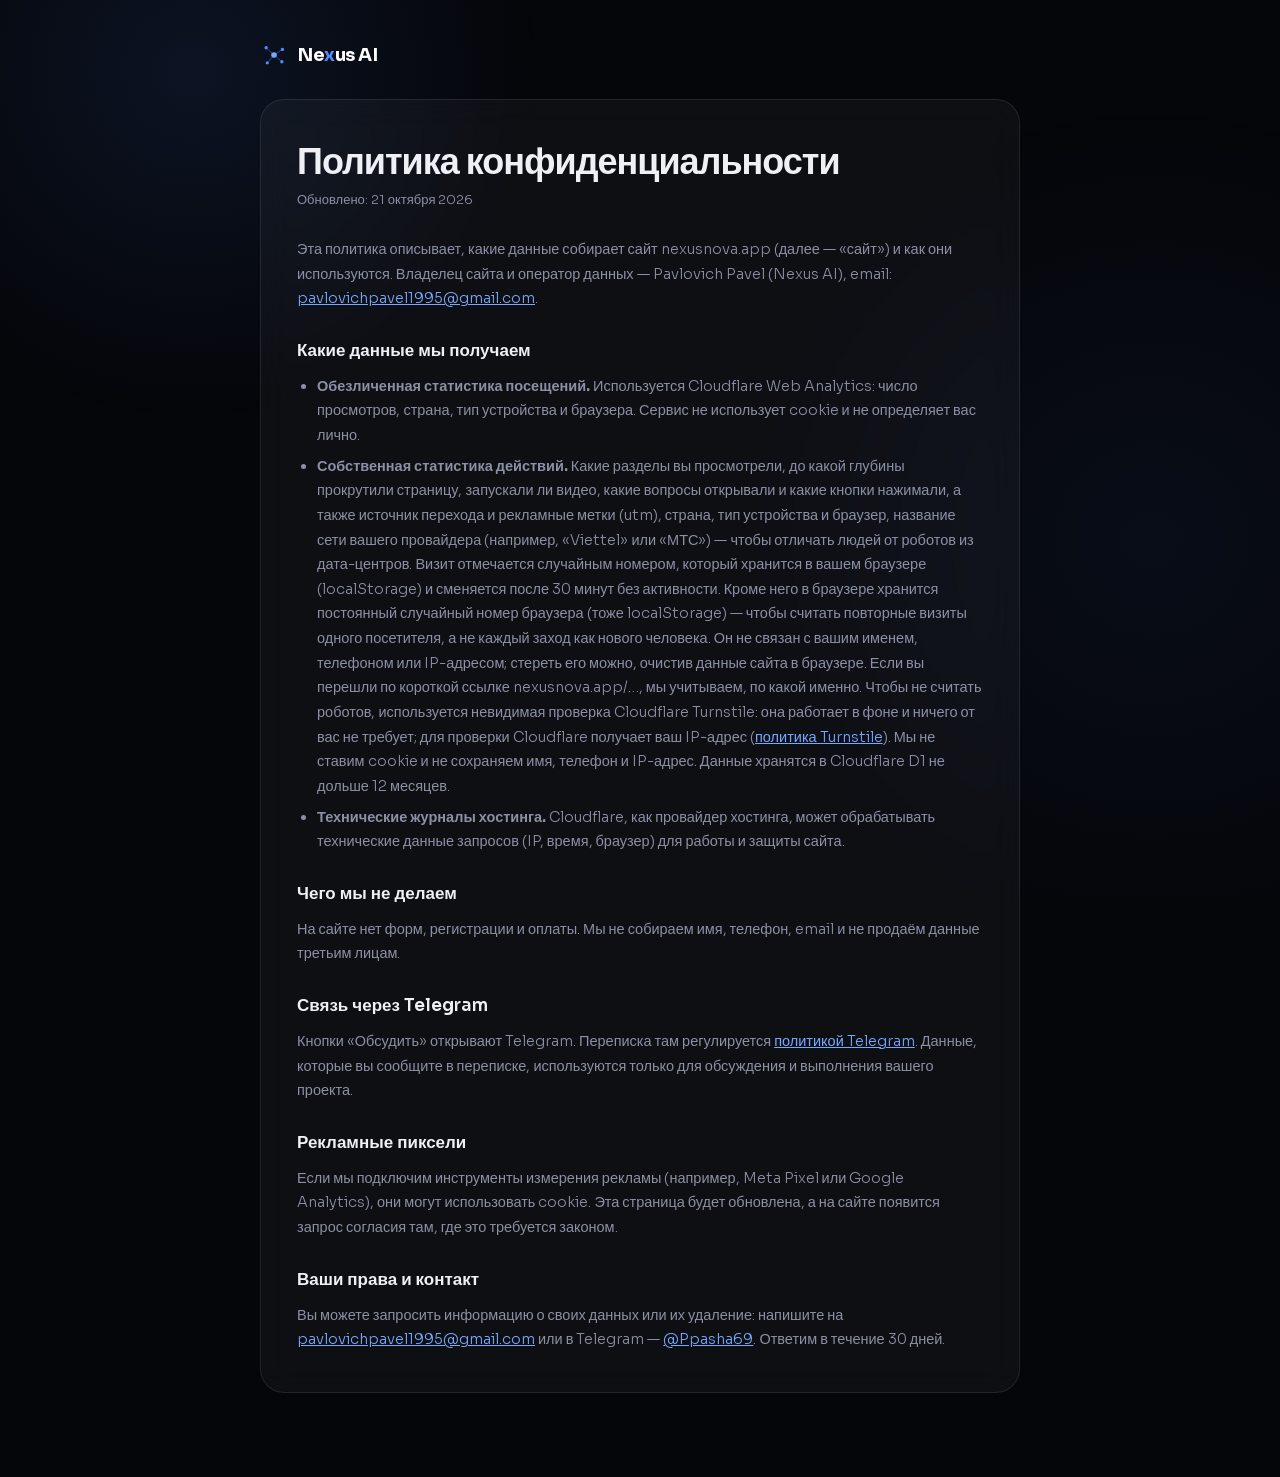
<file: privacy.html>
<!DOCTYPE html>
<html lang="ru">
<head>
<meta charset="UTF-8">
<meta name="viewport" content="width=device-width, initial-scale=1.0">
<title>Политика конфиденциальности — Nexus AI</title>
<meta name="description" content="Политика конфиденциальности сайта nexusnova.app">
<meta name="theme-color" content="#05060a">
<link rel="icon" type="image/svg+xml" href="/favicon.svg">
<link rel="canonical" href="https://nexusnova.app/privacy">
<link rel="alternate" hreflang="ru" href="https://nexusnova.app/privacy">
<link rel="alternate" hreflang="en" href="https://nexusnova.app/en/privacy">
<link rel="preload" href="/assets/fonts/sora-latin-0036cf.woff2" as="font" type="font/woff2" crossorigin>
<link rel="stylesheet" href="/assets/fonts/fonts.css">
<style>
  *{margin:0;padding:0;box-sizing:border-box}
  :root{
    --bg:#05060a; --glass:rgba(255,255,255,0.04); --border:rgba(255,255,255,0.09);
    --accent:#4f8cff; --accent-bright:#79a8ff; --txt:#eef0f6; --muted:#8b90a6;
  }
  body{background:var(--bg); color:var(--txt); font-family:'Sora',sans-serif; line-height:1.7; padding:40px 16px 60px;}
  .bg-fx{position:fixed; inset:0; z-index:0; pointer-events:none;
    background:radial-gradient(700px circle at 15% 8%, rgba(79,140,255,0.10), transparent 50%), radial-gradient(800px circle at 90% 60%, rgba(79,140,255,0.06), transparent 55%);}
  .wrap{position:relative; z-index:1; max-width:760px; margin:0 auto;}
  .brand{display:inline-flex; align-items:center; gap:10px; font-weight:700; font-size:18px; letter-spacing:-.5px; color:#fff; text-decoration:none; margin-bottom:28px;}
  .brand .x{color:var(--accent)}
  .card{background:var(--glass); border:1px solid var(--border); border-radius:24px; padding:40px 36px; backdrop-filter:blur(16px); -webkit-backdrop-filter:blur(16px); margin-bottom:24px;}
  h1{font-size:clamp(26px,5vw,36px); font-weight:700; letter-spacing:-1px; line-height:1.2; margin-bottom:6px;}
  .upd{color:var(--muted); font-size:13px; margin-bottom:26px;}
  h2{font-size:17px; font-weight:600; margin:26px 0 8px;}
  p,li{color:var(--muted); font-size:14.5px; font-weight:300;}
  ul{padding-left:20px; display:flex; flex-direction:column; gap:6px;}
  a{color:var(--accent-bright);}
  a:focus-visible{outline:2px solid var(--accent-bright); outline-offset:3px; border-radius:4px;}
  @media(max-width:520px){ .card{padding:28px 20px; border-radius:20px;} }
</style>
</head>
<body>
<div class="bg-fx"></div>
<div class="wrap">
  <a class="brand" href="/" aria-label="Nexus AI — на главную">
    <svg width="28" height="28" viewBox="0 0 100 100" fill="none" aria-hidden="true">
      <line x1="50" y1="50" x2="26.40" y2="28.08" stroke="#4f8cff" stroke-width="3" opacity=".6"/>
      <line x1="50" y1="50" x2="75.01" y2="33.33" stroke="#4f8cff" stroke-width="3" opacity=".6"/>
      <line x1="50" y1="50" x2="29.90" y2="73.44" stroke="#4f8cff" stroke-width="3" opacity=".6"/>
      <line x1="50" y1="50" x2="73.44" y2="70.10" stroke="#4f8cff" stroke-width="3" opacity=".6"/>
      <circle cx="22" cy="24" r="6" fill="#4f8cff"/><circle cx="80" cy="30" r="6" fill="#4f8cff"/>
      <circle cx="26" cy="78" r="6" fill="#4f8cff"/><circle cx="78" cy="74" r="6" fill="#4f8cff"/>
      <circle cx="50" cy="50" r="10" fill="#79a8ff"/>
    </svg>
    <span>Ne<span class="x">x</span>us&nbsp;AI</span>
  </a>

  <!-- RU -->
  <main class="card">
    <h1>Политика конфиденциальности</h1>
    <p class="upd">Обновлено: 21 октября 2026</p>
    <p>Эта политика описывает, какие данные собирает сайт nexusnova.app (далее — «сайт») и как они используются. Владелец сайта и оператор данных — Pavlovich Pavel (Nexus AI), email: <a href="mailto:pavlovichpavel1995@gmail.com">pavlovichpavel1995@gmail.com</a>.</p>

    <h2>Какие данные мы получаем</h2>
    <ul>
      <li><b>Обезличенная статистика посещений.</b> Используется Cloudflare Web Analytics: число просмотров, страна, тип устройства и браузера. Сервис не использует cookie и не определяет вас лично.</li>
      <li><b>Собственная статистика действий.</b> Какие разделы вы просмотрели, до какой глубины прокрутили страницу, запускали ли видео, какие вопросы открывали и какие кнопки нажимали, а также источник перехода и рекламные метки (utm), страна, тип устройства и браузер, название сети вашего провайдера (например, «Viettel» или «МТС») — чтобы отличать людей от роботов из дата-центров. Визит отмечается случайным номером, который хранится в вашем браузере (localStorage) и сменяется после 30 минут без активности. Кроме него в браузере хранится постоянный случайный номер браузера (тоже localStorage) — чтобы считать повторные визиты одного посетителя, а не каждый заход как нового человека. Он не связан с вашим именем, телефоном или IP-адресом; стереть его можно, очистив данные сайта в браузере. Если вы перешли по короткой ссылке nexusnova.app/…, мы учитываем, по какой именно. Чтобы не считать роботов, используется невидимая проверка Cloudflare Turnstile: она работает в фоне и ничего от вас не требует; для проверки Cloudflare получает ваш IP-адрес (<a href="https://www.cloudflare.com/turnstile-privacy-policy/" target="_blank" rel="noopener">политика Turnstile</a>). Мы не ставим cookie и не сохраняем имя, телефон и IP-адрес. Данные хранятся в Cloudflare D1 не дольше 12 месяцев.</li>
      <li><b>Технические журналы хостинга.</b> Cloudflare, как провайдер хостинга, может обрабатывать технические данные запросов (IP, время, браузер) для работы и защиты сайта.</li>
    </ul>

    <h2>Чего мы не делаем</h2>
    <p>На сайте нет форм, регистрации и оплаты. Мы не собираем имя, телефон, email и не продаём данные третьим лицам.</p>

    <h2>Связь через Telegram</h2>
    <p>Кнопки «Обсудить» открывают Telegram. Переписка там регулируется <a href="https://telegram.org/privacy" target="_blank" rel="noopener">политикой Telegram</a>. Данные, которые вы сообщите в переписке, используются только для обсуждения и выполнения вашего проекта.</p>

    <h2>Рекламные пиксели</h2>
    <p>Если мы подключим инструменты измерения рекламы (например, Meta Pixel или Google Analytics), они могут использовать cookie. Эта страница будет обновлена, а на сайте появится запрос согласия там, где это требуется законом.</p>

    <h2>Ваши права и контакт</h2>
    <p>Вы можете запросить информацию о своих данных или их удаление: напишите на <a href="mailto:pavlovichpavel1995@gmail.com">pavlovichpavel1995@gmail.com</a> или в Telegram — <a href="https://t.me/Ppasha69" target="_blank" rel="noopener">@Ppasha69</a>. Ответим в течение 30 дней.</p>
  </main>

</div>
</body>
</html>
</file>
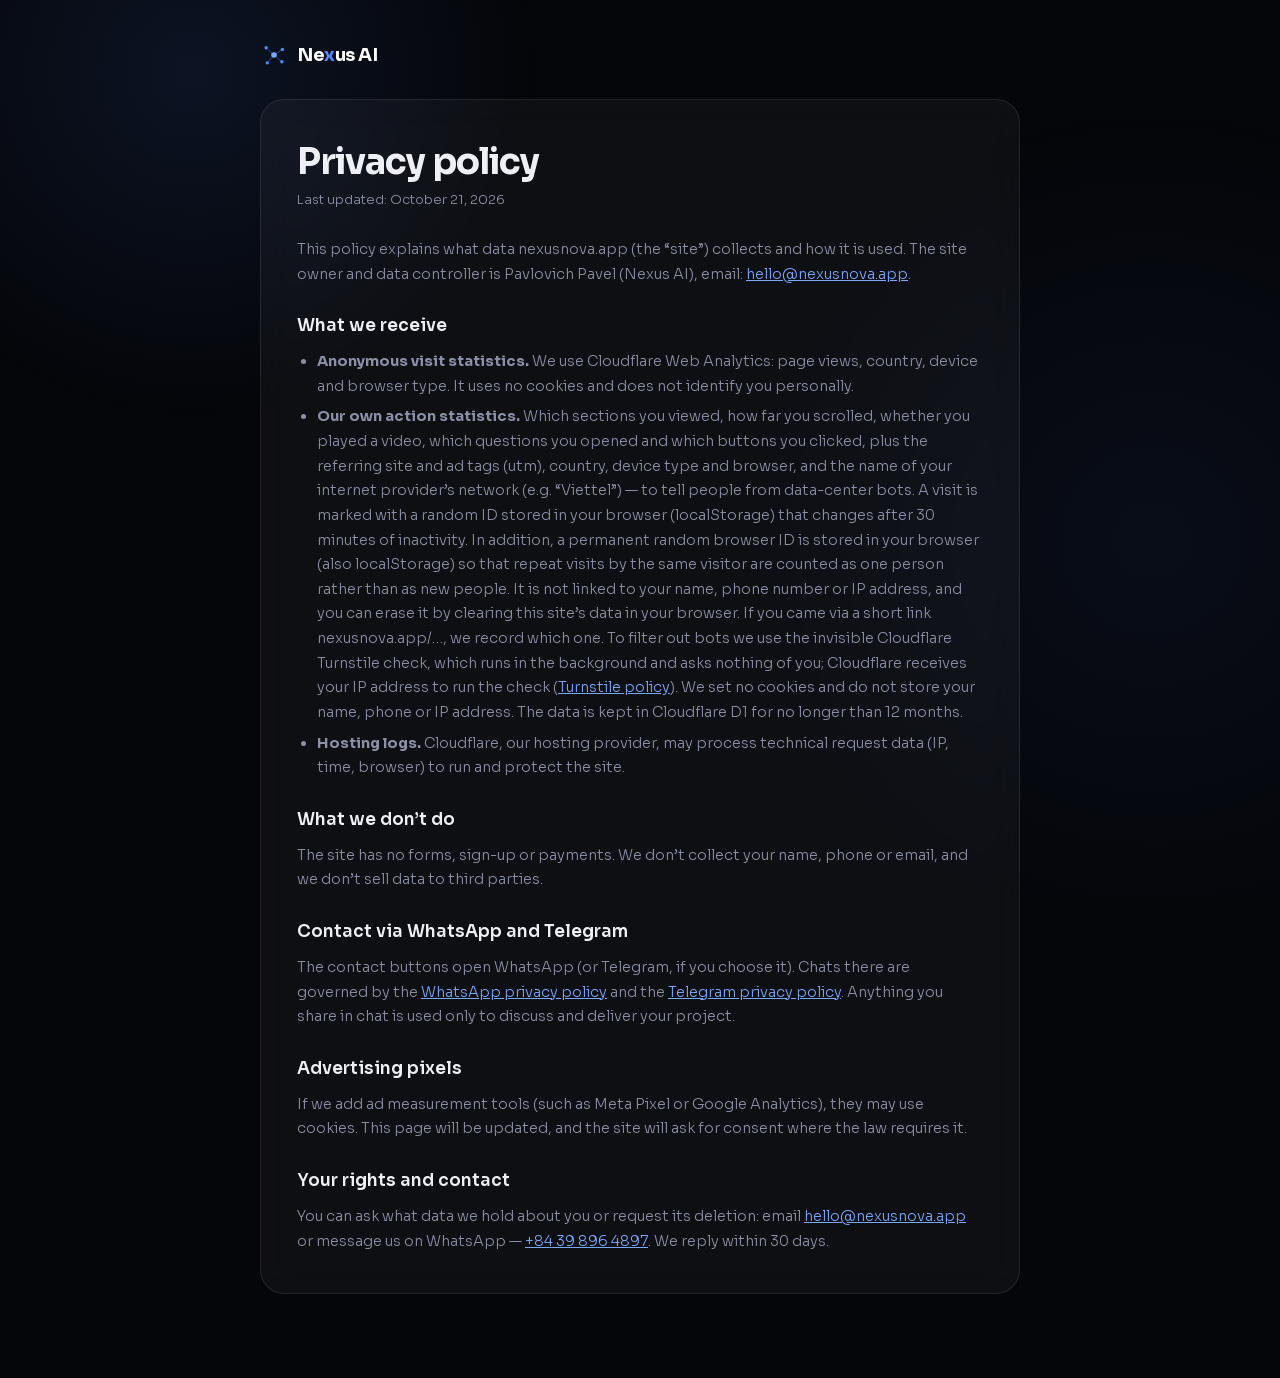
<file: en/privacy.html>
<!DOCTYPE html>
<html lang="en">
<head>
<meta charset="UTF-8">
<meta name="viewport" content="width=device-width, initial-scale=1.0">
<title>Privacy policy — Nexus AI</title>
<meta name="description" content="Privacy policy of nexusnova.app">
<meta name="theme-color" content="#05060a">
<link rel="icon" type="image/svg+xml" href="/favicon.svg">
<link rel="canonical" href="https://nexusnova.app/en/privacy">
<link rel="alternate" hreflang="ru" href="https://nexusnova.app/privacy">
<link rel="alternate" hreflang="en" href="https://nexusnova.app/en/privacy">
<link rel="preload" href="/assets/fonts/sora-latin-0036cf.woff2" as="font" type="font/woff2" crossorigin>
<link rel="stylesheet" href="/assets/fonts/fonts.css">
<style>
  *{margin:0;padding:0;box-sizing:border-box}
  :root{
    --bg:#05060a; --glass:rgba(255,255,255,0.04); --border:rgba(255,255,255,0.09);
    --accent:#4f8cff; --accent-bright:#79a8ff; --txt:#eef0f6; --muted:#8b90a6;
  }
  body{background:var(--bg); color:var(--txt); font-family:'Sora',sans-serif; line-height:1.7; padding:40px 16px 60px;}
  .bg-fx{position:fixed; inset:0; z-index:0; pointer-events:none;
    background:radial-gradient(700px circle at 15% 8%, rgba(79,140,255,0.10), transparent 50%), radial-gradient(800px circle at 90% 60%, rgba(79,140,255,0.06), transparent 55%);}
  .wrap{position:relative; z-index:1; max-width:760px; margin:0 auto;}
  .brand{display:inline-flex; align-items:center; gap:10px; font-weight:700; font-size:18px; letter-spacing:-.5px; color:#fff; text-decoration:none; margin-bottom:28px;}
  .brand .x{color:var(--accent)}
  .card{background:var(--glass); border:1px solid var(--border); border-radius:24px; padding:40px 36px; backdrop-filter:blur(16px); -webkit-backdrop-filter:blur(16px); margin-bottom:24px;}
  h1{font-size:clamp(26px,5vw,36px); font-weight:700; letter-spacing:-1px; line-height:1.2; margin-bottom:6px;}
  .upd{color:var(--muted); font-size:13px; margin-bottom:26px;}
  h2{font-size:17px; font-weight:600; margin:26px 0 8px;}
  p,li{color:var(--muted); font-size:14.5px; font-weight:300;}
  ul{padding-left:20px; display:flex; flex-direction:column; gap:6px;}
  a{color:var(--accent-bright);}
  a:focus-visible{outline:2px solid var(--accent-bright); outline-offset:3px; border-radius:4px;}
  @media(max-width:520px){ .card{padding:28px 20px; border-radius:20px;} }
</style>
</head>
<body>
<div class="bg-fx"></div>
<div class="wrap">
  <a class="brand" href="/" aria-label="Nexus AI — home">
    <svg width="28" height="28" viewBox="0 0 100 100" fill="none" aria-hidden="true">
      <line x1="50" y1="50" x2="26.40" y2="28.08" stroke="#4f8cff" stroke-width="3" opacity=".6"/>
      <line x1="50" y1="50" x2="75.01" y2="33.33" stroke="#4f8cff" stroke-width="3" opacity=".6"/>
      <line x1="50" y1="50" x2="29.90" y2="73.44" stroke="#4f8cff" stroke-width="3" opacity=".6"/>
      <line x1="50" y1="50" x2="73.44" y2="70.10" stroke="#4f8cff" stroke-width="3" opacity=".6"/>
      <circle cx="22" cy="24" r="6" fill="#4f8cff"/><circle cx="80" cy="30" r="6" fill="#4f8cff"/>
      <circle cx="26" cy="78" r="6" fill="#4f8cff"/><circle cx="78" cy="74" r="6" fill="#4f8cff"/>
      <circle cx="50" cy="50" r="10" fill="#79a8ff"/>
    </svg>
    <span>Ne<span class="x">x</span>us&nbsp;AI</span>
  </a>

  <main class="card">
    <h1>Privacy policy</h1>
    <p class="upd">Last updated: October 21, 2026</p>
    <p>This policy explains what data nexusnova.app (the “site”) collects and how it is used. The site owner and data controller is Pavlovich Pavel (Nexus AI), email: <a href="mailto:hello@nexusnova.app">hello@nexusnova.app</a>.</p>

    <h2>What we receive</h2>
    <ul>
      <li><b>Anonymous visit statistics.</b> We use Cloudflare Web Analytics: page views, country, device and browser type. It uses no cookies and does not identify you personally.</li>
      <li><b>Our own action statistics.</b> Which sections you viewed, how far you scrolled, whether you played a video, which questions you opened and which buttons you clicked, plus the referring site and ad tags (utm), country, device type and browser, and the name of your internet provider’s network (e.g. “Viettel”) — to tell people from data-center bots. A visit is marked with a random ID stored in your browser (localStorage) that changes after 30 minutes of inactivity. In addition, a permanent random browser ID is stored in your browser (also localStorage) so that repeat visits by the same visitor are counted as one person rather than as new people. It is not linked to your name, phone number or IP address, and you can erase it by clearing this site’s data in your browser. If you came via a short link nexusnova.app/…, we record which one. To filter out bots we use the invisible Cloudflare Turnstile check, which runs in the background and asks nothing of you; Cloudflare receives your IP address to run the check (<a href="https://www.cloudflare.com/turnstile-privacy-policy/" target="_blank" rel="noopener">Turnstile policy</a>). We set no cookies and do not store your name, phone or IP address. The data is kept in Cloudflare D1 for no longer than 12 months.</li>
      <li><b>Hosting logs.</b> Cloudflare, our hosting provider, may process technical request data (IP, time, browser) to run and protect the site.</li>
    </ul>

    <h2>What we don’t do</h2>
    <p>The site has no forms, sign-up or payments. We don’t collect your name, phone or email, and we don’t sell data to third parties.</p>

    <h2>Contact via WhatsApp and Telegram</h2>
    <p>The contact buttons open WhatsApp (or Telegram, if you choose it). Chats there are governed by the <a href="https://www.whatsapp.com/legal/privacy-policy" target="_blank" rel="noopener">WhatsApp privacy policy</a> and the <a href="https://telegram.org/privacy" target="_blank" rel="noopener">Telegram privacy policy</a>. Anything you share in chat is used only to discuss and deliver your project.</p>

    <h2>Advertising pixels</h2>
    <p>If we add ad measurement tools (such as Meta Pixel or Google Analytics), they may use cookies. This page will be updated, and the site will ask for consent where the law requires it.</p>

    <h2>Your rights and contact</h2>
    <p>You can ask what data we hold about you or request its deletion: email <a href="mailto:hello@nexusnova.app">hello@nexusnova.app</a> or message us on WhatsApp — <a href="https://wa.me/84398964897" target="_blank" rel="noopener">+84 39 896 4897</a>. We reply within 30 days.</p>
  </main>
</div>
</body>
</html>
</file>
<file: assets/fonts/fonts.css>
/* Шрифты сайта — с нашего домена (раньше Google Fonts): Sora 300–800, Space Mono 400 */
/* Sora 300 · latin-ext */
@font-face {
  font-family: 'Sora';
  font-style: normal;
  font-weight: 300;
  font-display: swap;
  src: url(/assets/fonts/sora-latin-ext-1c52a9.woff2) format('woff2');
  unicode-range: U+0100-02BA, U+02BD-02C5, U+02C7-02CC, U+02CE-02D7, U+02DD-02FF, U+0304, U+0308, U+0329, U+1D00-1DBF, U+1E00-1E9F, U+1EF2-1EFF, U+2020, U+20A0-20AB, U+20AD-20C0, U+2113, U+2C60-2C7F, U+A720-A7FF;
}
/* Sora 300 · latin */
@font-face {
  font-family: 'Sora';
  font-style: normal;
  font-weight: 300;
  font-display: swap;
  src: url(/assets/fonts/sora-latin-0036cf.woff2) format('woff2');
  unicode-range: U+0000-00FF, U+0131, U+0152-0153, U+02BB-02BC, U+02C6, U+02DA, U+02DC, U+0304, U+0308, U+0329, U+2000-206F, U+20AC, U+2122, U+2191, U+2193, U+2212, U+2215, U+FEFF, U+FFFD;
}
/* Sora 400 · latin-ext */
@font-face {
  font-family: 'Sora';
  font-style: normal;
  font-weight: 400;
  font-display: swap;
  src: url(/assets/fonts/sora-latin-ext-1c52a9.woff2) format('woff2');
  unicode-range: U+0100-02BA, U+02BD-02C5, U+02C7-02CC, U+02CE-02D7, U+02DD-02FF, U+0304, U+0308, U+0329, U+1D00-1DBF, U+1E00-1E9F, U+1EF2-1EFF, U+2020, U+20A0-20AB, U+20AD-20C0, U+2113, U+2C60-2C7F, U+A720-A7FF;
}
/* Sora 400 · latin */
@font-face {
  font-family: 'Sora';
  font-style: normal;
  font-weight: 400;
  font-display: swap;
  src: url(/assets/fonts/sora-latin-0036cf.woff2) format('woff2');
  unicode-range: U+0000-00FF, U+0131, U+0152-0153, U+02BB-02BC, U+02C6, U+02DA, U+02DC, U+0304, U+0308, U+0329, U+2000-206F, U+20AC, U+2122, U+2191, U+2193, U+2212, U+2215, U+FEFF, U+FFFD;
}
/* Sora 500 · latin-ext */
@font-face {
  font-family: 'Sora';
  font-style: normal;
  font-weight: 500;
  font-display: swap;
  src: url(/assets/fonts/sora-latin-ext-1c52a9.woff2) format('woff2');
  unicode-range: U+0100-02BA, U+02BD-02C5, U+02C7-02CC, U+02CE-02D7, U+02DD-02FF, U+0304, U+0308, U+0329, U+1D00-1DBF, U+1E00-1E9F, U+1EF2-1EFF, U+2020, U+20A0-20AB, U+20AD-20C0, U+2113, U+2C60-2C7F, U+A720-A7FF;
}
/* Sora 500 · latin */
@font-face {
  font-family: 'Sora';
  font-style: normal;
  font-weight: 500;
  font-display: swap;
  src: url(/assets/fonts/sora-latin-0036cf.woff2) format('woff2');
  unicode-range: U+0000-00FF, U+0131, U+0152-0153, U+02BB-02BC, U+02C6, U+02DA, U+02DC, U+0304, U+0308, U+0329, U+2000-206F, U+20AC, U+2122, U+2191, U+2193, U+2212, U+2215, U+FEFF, U+FFFD;
}
/* Sora 600 · latin-ext */
@font-face {
  font-family: 'Sora';
  font-style: normal;
  font-weight: 600;
  font-display: swap;
  src: url(/assets/fonts/sora-latin-ext-1c52a9.woff2) format('woff2');
  unicode-range: U+0100-02BA, U+02BD-02C5, U+02C7-02CC, U+02CE-02D7, U+02DD-02FF, U+0304, U+0308, U+0329, U+1D00-1DBF, U+1E00-1E9F, U+1EF2-1EFF, U+2020, U+20A0-20AB, U+20AD-20C0, U+2113, U+2C60-2C7F, U+A720-A7FF;
}
/* Sora 600 · latin */
@font-face {
  font-family: 'Sora';
  font-style: normal;
  font-weight: 600;
  font-display: swap;
  src: url(/assets/fonts/sora-latin-0036cf.woff2) format('woff2');
  unicode-range: U+0000-00FF, U+0131, U+0152-0153, U+02BB-02BC, U+02C6, U+02DA, U+02DC, U+0304, U+0308, U+0329, U+2000-206F, U+20AC, U+2122, U+2191, U+2193, U+2212, U+2215, U+FEFF, U+FFFD;
}
/* Sora 700 · latin-ext */
@font-face {
  font-family: 'Sora';
  font-style: normal;
  font-weight: 700;
  font-display: swap;
  src: url(/assets/fonts/sora-latin-ext-1c52a9.woff2) format('woff2');
  unicode-range: U+0100-02BA, U+02BD-02C5, U+02C7-02CC, U+02CE-02D7, U+02DD-02FF, U+0304, U+0308, U+0329, U+1D00-1DBF, U+1E00-1E9F, U+1EF2-1EFF, U+2020, U+20A0-20AB, U+20AD-20C0, U+2113, U+2C60-2C7F, U+A720-A7FF;
}
/* Sora 700 · latin */
@font-face {
  font-family: 'Sora';
  font-style: normal;
  font-weight: 700;
  font-display: swap;
  src: url(/assets/fonts/sora-latin-0036cf.woff2) format('woff2');
  unicode-range: U+0000-00FF, U+0131, U+0152-0153, U+02BB-02BC, U+02C6, U+02DA, U+02DC, U+0304, U+0308, U+0329, U+2000-206F, U+20AC, U+2122, U+2191, U+2193, U+2212, U+2215, U+FEFF, U+FFFD;
}
/* Sora 800 · latin-ext */
@font-face {
  font-family: 'Sora';
  font-style: normal;
  font-weight: 800;
  font-display: swap;
  src: url(/assets/fonts/sora-latin-ext-1c52a9.woff2) format('woff2');
  unicode-range: U+0100-02BA, U+02BD-02C5, U+02C7-02CC, U+02CE-02D7, U+02DD-02FF, U+0304, U+0308, U+0329, U+1D00-1DBF, U+1E00-1E9F, U+1EF2-1EFF, U+2020, U+20A0-20AB, U+20AD-20C0, U+2113, U+2C60-2C7F, U+A720-A7FF;
}
/* Sora 800 · latin */
@font-face {
  font-family: 'Sora';
  font-style: normal;
  font-weight: 800;
  font-display: swap;
  src: url(/assets/fonts/sora-latin-0036cf.woff2) format('woff2');
  unicode-range: U+0000-00FF, U+0131, U+0152-0153, U+02BB-02BC, U+02C6, U+02DA, U+02DC, U+0304, U+0308, U+0329, U+2000-206F, U+20AC, U+2122, U+2191, U+2193, U+2212, U+2215, U+FEFF, U+FFFD;
}
/* Space Mono 400 · vietnamese */
@font-face {
  font-family: 'Space Mono';
  font-style: normal;
  font-weight: 400;
  font-display: swap;
  src: url(/assets/fonts/space-mono-vietnamese-8b9e4f.woff2) format('woff2');
  unicode-range: U+0102-0103, U+0110-0111, U+0128-0129, U+0168-0169, U+01A0-01A1, U+01AF-01B0, U+0300-0301, U+0303-0304, U+0308-0309, U+0323, U+0329, U+1EA0-1EF9, U+20AB;
}
/* Space Mono 400 · latin-ext */
@font-face {
  font-family: 'Space Mono';
  font-style: normal;
  font-weight: 400;
  font-display: swap;
  src: url(/assets/fonts/space-mono-latin-ext-d4ba38.woff2) format('woff2');
  unicode-range: U+0100-02BA, U+02BD-02C5, U+02C7-02CC, U+02CE-02D7, U+02DD-02FF, U+0304, U+0308, U+0329, U+1D00-1DBF, U+1E00-1E9F, U+1EF2-1EFF, U+2020, U+20A0-20AB, U+20AD-20C0, U+2113, U+2C60-2C7F, U+A720-A7FF;
}
/* Space Mono 400 · latin */
@font-face {
  font-family: 'Space Mono';
  font-style: normal;
  font-weight: 400;
  font-display: swap;
  src: url(/assets/fonts/space-mono-latin-391873.woff2) format('woff2');
  unicode-range: U+0000-00FF, U+0131, U+0152-0153, U+02BB-02BC, U+02C6, U+02DA, U+02DC, U+0304, U+0308, U+0329, U+2000-206F, U+20AC, U+2122, U+2191, U+2193, U+2212, U+2215, U+FEFF, U+FFFD;
}
</file>
<file: assets/servisy.css>
/* Переключатель сервисов Nexus (26.10) — для страниц с шапкой .s-nav (карта, базы, отчёт). Значения — как у кнопок шапки и всплывающих списков. */
/* название в шапке до прокрутки увеличено (scale 1.22) — кнопке нужен отступ на это увеличение, после прокрутки (--k = 1) он уходит */
.sv{position:relative;flex:none;margin-left:calc(30px * (1 - var(--k,0)));transition:margin .5s cubic-bezier(.22,1,.36,1)}
.sv-btn{display:grid;place-items:center;width:38px;height:38px;border-radius:11px;border:1px solid var(--ln2);background:transparent;color:var(--tx2);cursor:pointer;transition:color .2s,background-color .25s,border-color .25s}
.sv-btn:hover,.sv.open .sv-btn{color:var(--tx);background:var(--hov);border-color:color-mix(in srgb,var(--or2) 55%,transparent)}
.sv-btn svg{width:18px;height:18px}
.sv-pop{position:absolute;z-index:40;top:calc(100% + 10px);left:0;width:min(320px,calc(100vw - 32px));display:grid;gap:4px;padding:10px;border-radius:18px;border:1px solid var(--ln2);background:var(--bg);box-shadow:0 30px 90px -20px rgba(0,0,0,.65),0 0 0 1px rgba(0,0,0,.2);opacity:0;transform:translateY(-6px);pointer-events:none;transition:opacity .2s,transform .2s}
.sv.open .sv-pop{opacity:1;transform:none;pointer-events:auto}
.sv-h{font-family:var(--fm);font-size:10.5px;letter-spacing:.14em;text-transform:uppercase;color:var(--tx3);padding:4px 8px 6px}
.sv-it{display:flex;align-items:center;gap:12px;padding:8px;border-radius:12px;color:var(--tx1);text-decoration:none;transition:background-color .2s}
.sv-it:hover{background:var(--hov)}
.sv-it.on{background:color-mix(in srgb,var(--or) 12%,transparent);box-shadow:inset 0 0 0 1px color-mix(in srgb,var(--or2) 40%,transparent)}
.sv-it img{flex:none;width:34px;height:34px;border-radius:9px}
.sv-it span{display:grid;gap:2px;min-width:0}.sv-it b{font-weight:600;font-size:14.5px;color:var(--tx)}.sv-it small{font-size:12.5px;color:var(--tx3)}
@media (max-width:560px){.sv{margin-left:0}.sv-btn{width:34px;height:34px}}
</file>
